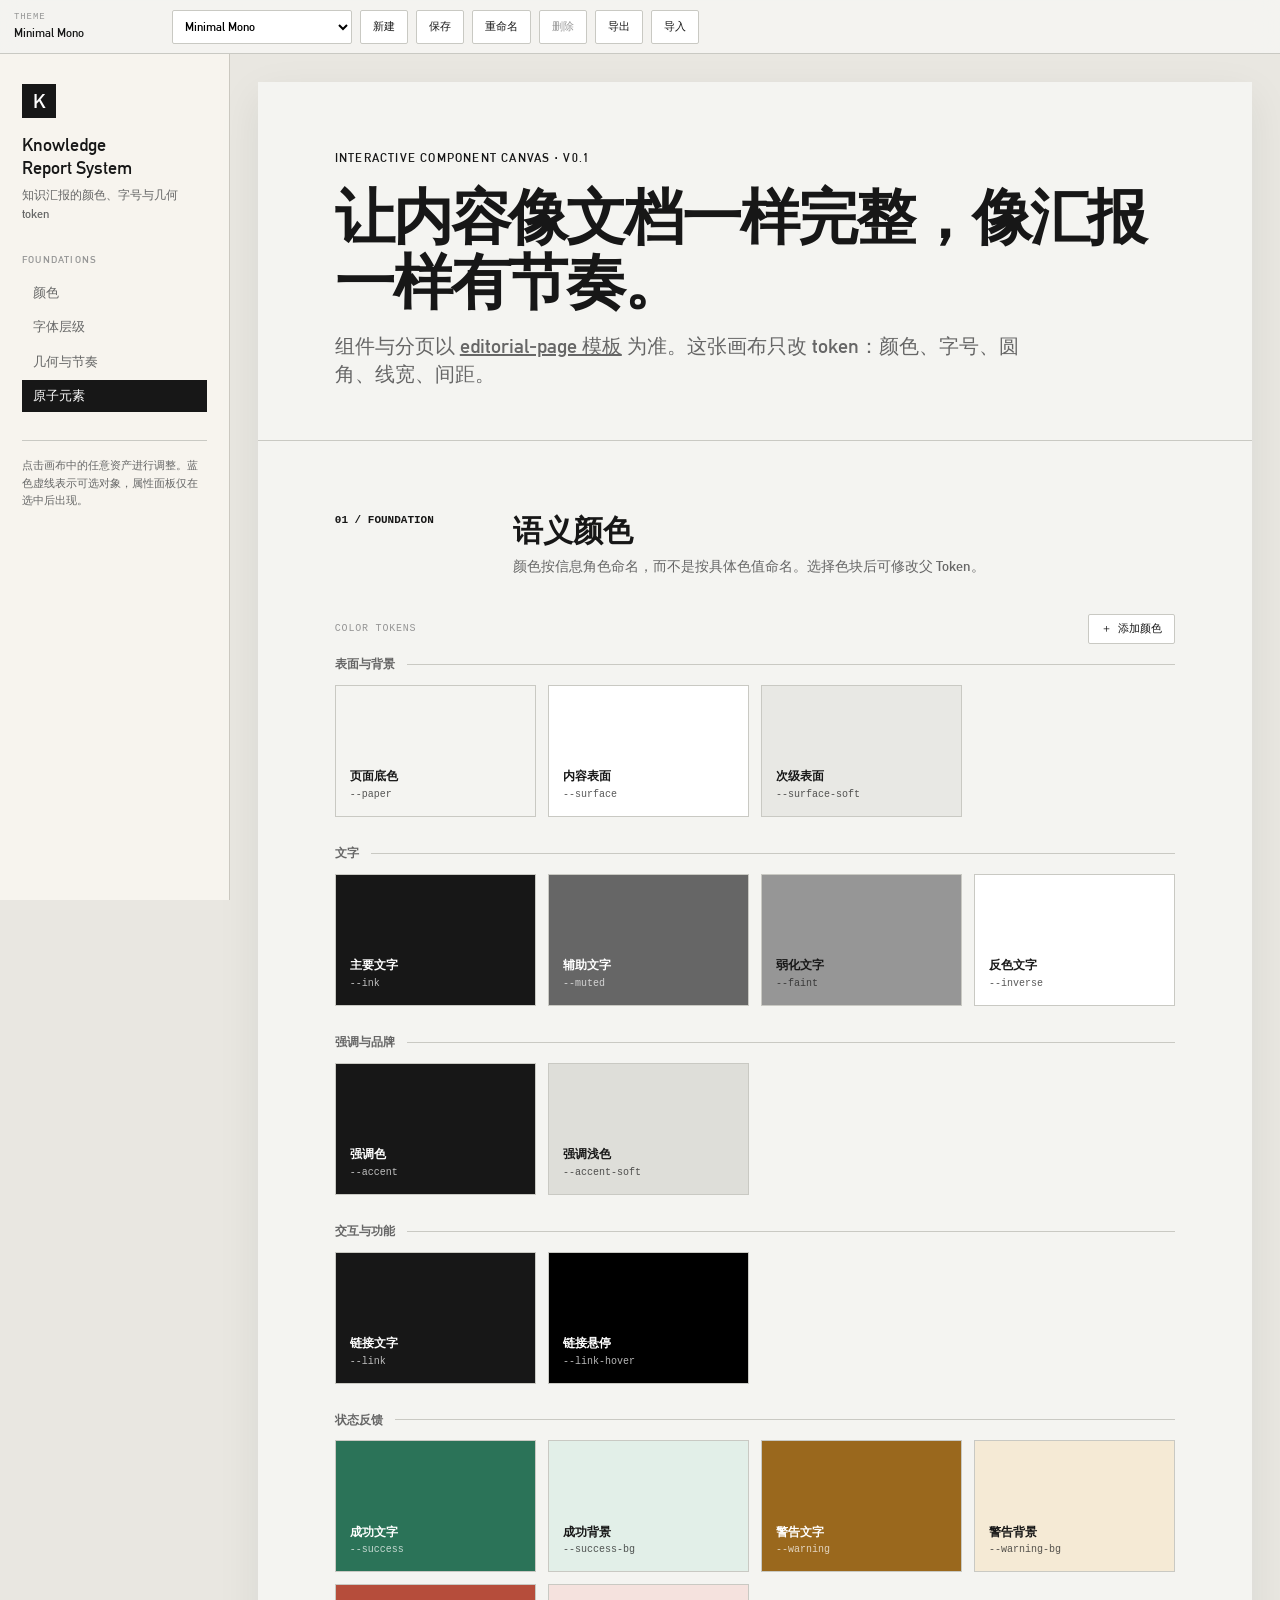
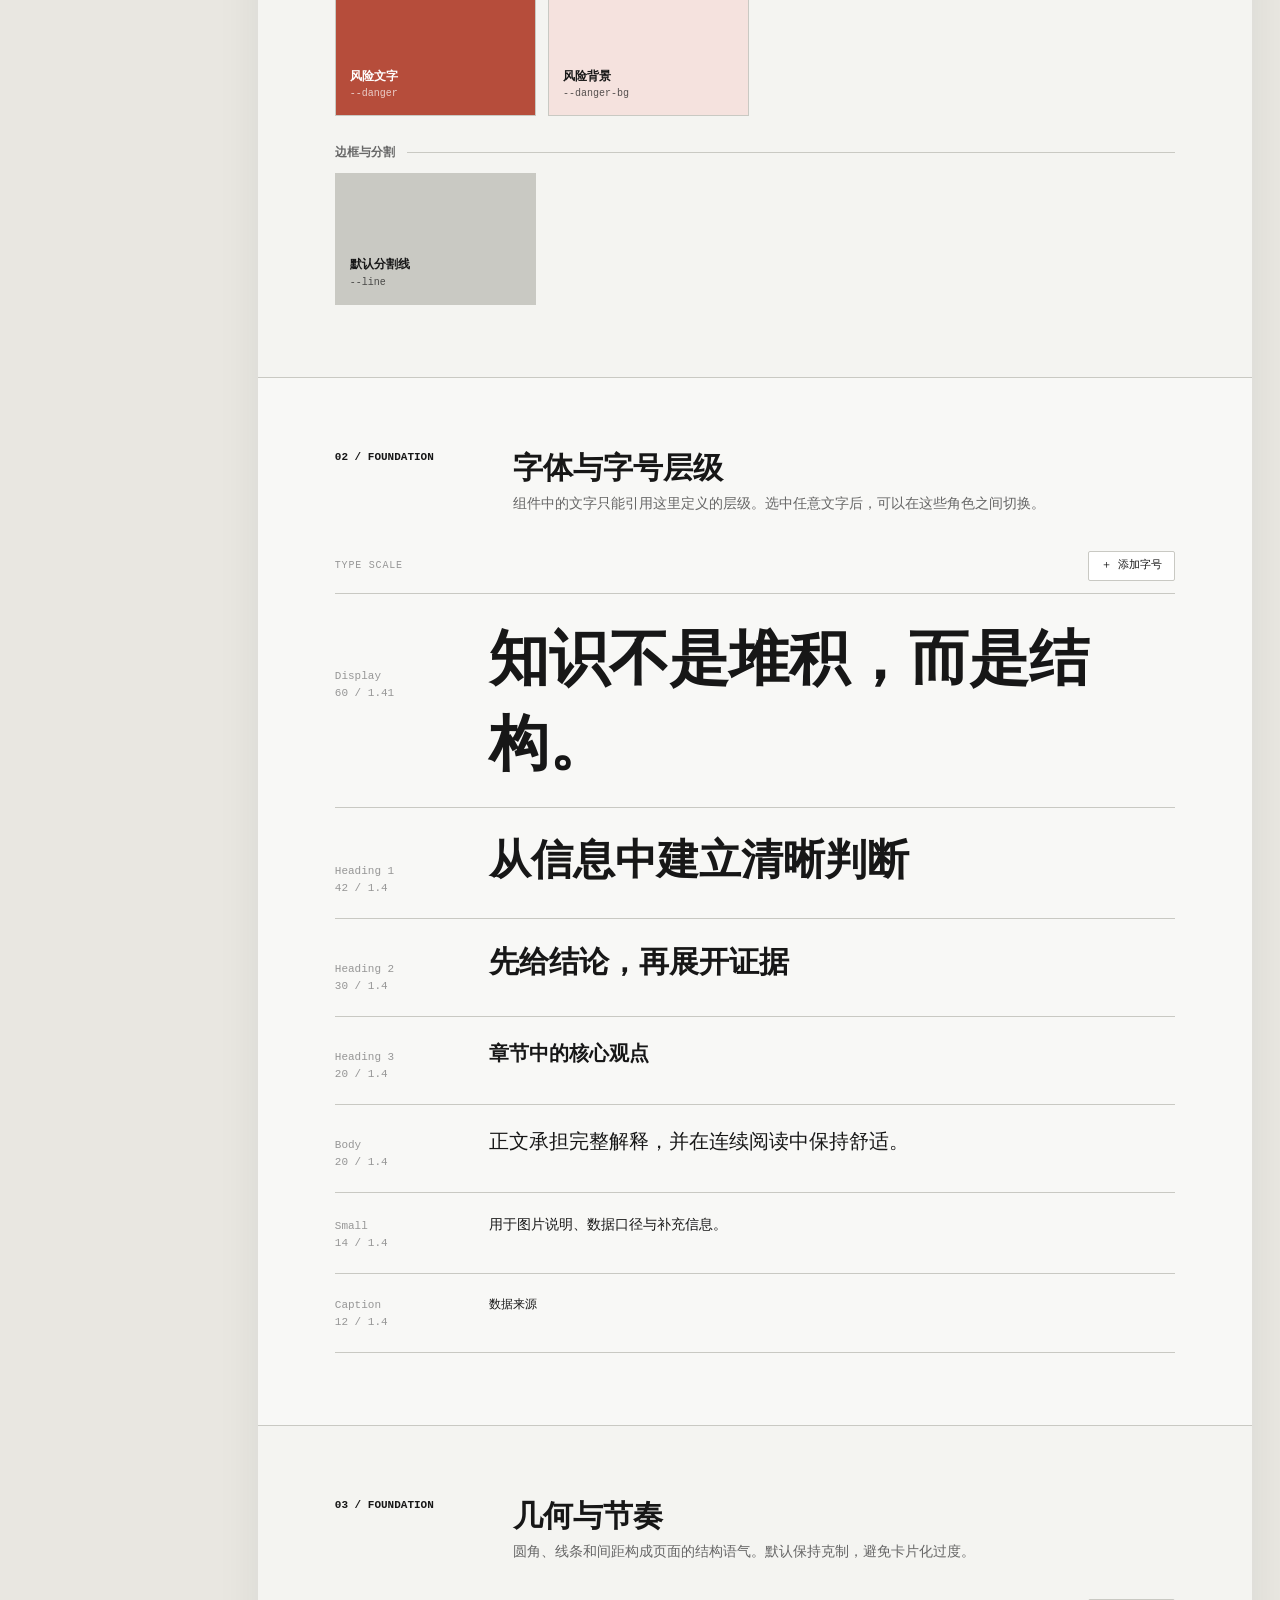
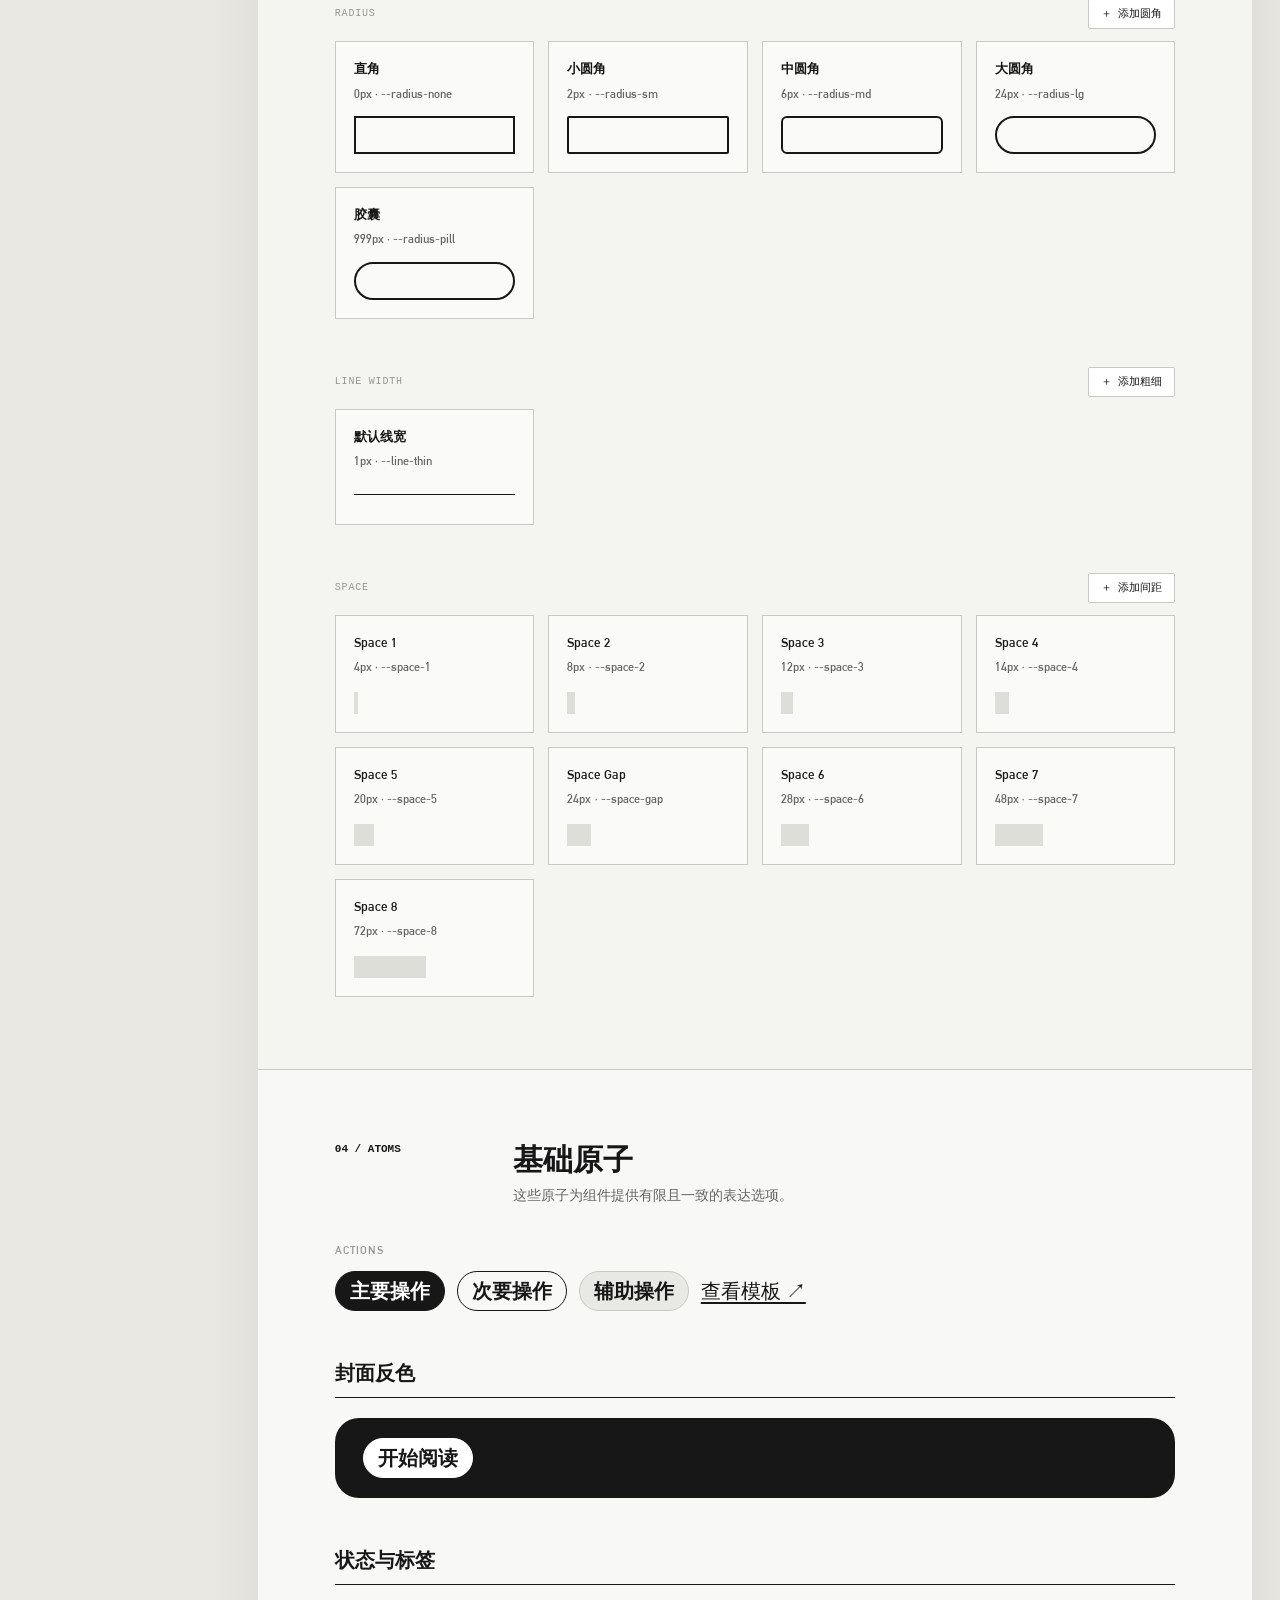
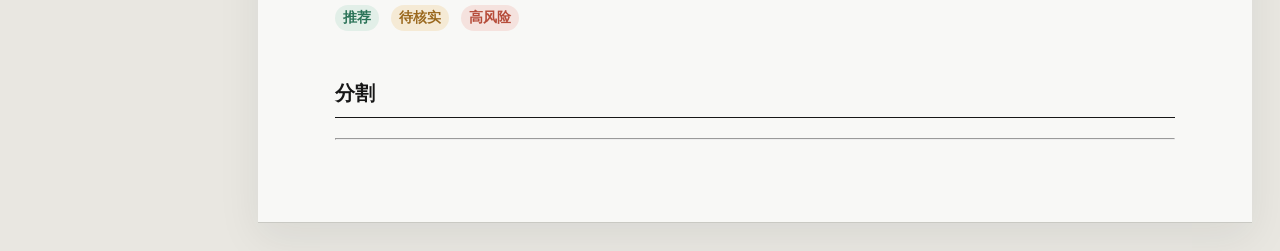
<file: design-system/index.html>
<!doctype html>
<html lang="zh-CN">
<head>
  <meta charset="utf-8">
  <meta name="viewport" content="width=device-width, initial-scale=1, viewport-fit=cover">
  <title>知识汇报 · HTML 设计系统画布</title>
  <link rel="stylesheet" href="../templates/shared/components.css">
  <link rel="stylesheet" href="assets/styles.css">
</head>
<body>
  <header class="theme-bar" aria-label="主题管理">
    <div class="theme-bar__label"><span>THEME</span><strong id="activeThemeName">Minimal Mono</strong></div>
    <select id="themeSelect" aria-label="切换主题"></select>
    <button type="button" id="newTheme">新建</button>
    <button type="button" id="saveTheme">保存</button>
    <button type="button" id="renameTheme">重命名</button>
    <button type="button" id="deleteTheme">删除</button>
    <button type="button" id="exportTheme">导出</button>
    <button type="button" id="importTheme">导入</button>
    <input id="themeFileInput" type="file" accept="application/json" hidden>
  </header>
  <div class="app-shell">
    <aside class="side-nav" aria-label="设计系统导航">
      <div class="brand">
        <div class="brand-mark">K</div>
        <h1>Knowledge<br>Report System</h1>
        <p>知识汇报的颜色、字号与几何 token</p>
      </div>
      <div class="nav-label">Foundations</div>
      <nav>
        <a href="#colors">颜色</a>
        <a href="#typography">字体层级</a>
        <a href="#geometry">几何与节奏</a>
        <a href="#atoms">原子元素</a>
      </nav>
      <p class="nav-help">点击画布中的任意资产进行调整。蓝色虚线表示可选对象，属性面板仅在选中后出现。</p>
    </aside>

    <main class="workspace" id="workspace">
      <article class="canvas">
        <header class="canvas-header">
          <div class="eyebrow">Interactive component canvas · v0.1</div>
          <h1>让内容像文档一样完整，像汇报一样有节奏。</h1>
          <p>组件与分页以 <a href="../templates/editorial-page/index.html">editorial-page 模板</a> 为准。这张画布只改 token：颜色、字号、圆角、线宽、间距。</p>
        </header>

        <section class="spec-section" id="colors">
          <header class="spec-heading">
            <span class="spec-index">01 / FOUNDATION</span>
            <div><h2>语义颜色</h2><p>颜色按信息角色命名，而不是按具体色值命名。选择色块后可修改父 Token。</p></div>
          </header>
          <div class="collection-head"><span>Color Tokens</span><button type="button" class="add-token" data-add-token="colors">＋ 添加颜色</button></div>
          <div class="color-groups" id="colorTokenGrid"></div>
        </section>

        <section class="spec-section" id="typography">
          <header class="spec-heading">
            <span class="spec-index">02 / FOUNDATION</span>
            <div><h2>字体与字号层级</h2><p>组件中的文字只能引用这里定义的层级。选中任意文字后，可以在这些角色之间切换。</p></div>
          </header>
          <div class="collection-head"><span>Type Scale</span><button type="button" class="add-token" data-add-token="typeScale">＋ 添加字号</button></div>
          <div class="type-scale" id="typeScaleList" data-editable data-kind="type-system" data-node-label="字体系统"></div>
        </section>

        <section class="spec-section" id="geometry">
          <header class="spec-heading">
            <span class="spec-index">03 / FOUNDATION</span>
            <div><h2>几何与节奏</h2><p>圆角、线条和间距构成页面的结构语气。默认保持克制，避免卡片化过度。</p></div>
          </header>
          <div class="token-collection">
            <div class="collection-head"><span>Radius</span><button type="button" class="add-token" data-add-token="radii">＋ 添加圆角</button></div>
            <div class="foundation-row" id="radiusTokenGrid"></div>
          </div>
          <div class="token-collection">
            <div class="collection-head"><span>Line Width</span><button type="button" class="add-token" data-add-token="lineWidths">＋ 添加粗细</button></div>
            <div class="foundation-row" id="lineTokenGrid"></div>
          </div>
          <div class="token-collection">
            <div class="collection-head"><span>Space</span><button type="button" class="add-token" data-add-token="spaces">＋ 添加间距</button></div>
            <div class="foundation-row" id="spaceTokenGrid"></div>
          </div>
        </section>

        <section class="spec-section" id="atoms">
          <header class="spec-heading">
            <span class="spec-index">04 / ATOMS</span>
            <div><h2>基础原子</h2><p>这些原子为组件提供有限且一致的表达选项。</p></div>
          </header>

          <p class="spec-caption">Actions</p>
          <div class="atom-row">
            <button class="button primary" data-editable data-kind="button-atom" data-node-label="主要按钮">主要操作</button>
            <button class="button" data-editable data-kind="button-atom" data-node-label="次要按钮">次要操作</button>
            <button class="button subtle" data-editable data-kind="button-atom" data-node-label="弱化按钮">辅助操作</button>
            <a class="text-link" href="../templates/editorial-page/index.html" data-editable data-kind="link-atom" data-node-label="文字链接">查看模板 ↗</a>
          </div>
          <h3 class="subheading">封面反色</h3>
          <div class="atom-row atom-row--on-dark">
            <a class="button inverse" href="../templates/editorial-page/index.html#cover" data-editable data-kind="button-atom" data-node-label="反色按钮">开始阅读</a>
          </div>

          <h3 class="subheading">状态与标签</h3>
          <div class="atom-row">
            <span class="badge success" data-editable data-kind="badge-atom" data-node-label="成功状态">推荐</span>
            <span class="badge warning" data-editable data-kind="badge-atom" data-node-label="注意状态">待核实</span>
            <span class="badge danger" data-editable data-kind="badge-atom" data-node-label="风险状态">高风险</span>
          </div>

          <h3 class="subheading">分割</h3>
          <hr class="divider" data-editable data-kind="divider-atom" data-node-label="分割线">
        </section>

      </article>
    </main>
  </div>

  <aside class="inspector" id="inspector" aria-hidden="true" aria-label="属性检查器">
    <header class="inspector-head">
      <div><span>INSPECTOR</span><h2 id="inspectorTitle">未选择</h2></div>
      <button class="icon-button" id="closeInspector" type="button" aria-label="关闭属性检查器">×</button>
    </header>
    <nav class="breadcrumbs" id="breadcrumbs" aria-label="元素层级"></nav>
    <div class="inspector-body" id="inspectorBody"></div>
    <footer class="inspector-actions">
      <button type="button" id="resetSelection">重置组件</button>
      <button class="copy" type="button" id="copyConfig">复制配置</button>
    </footer>
  </aside>
  <div class="toast" id="toast" role="status" aria-live="polite">已复制</div>
  <dialog class="token-dialog" id="tokenDialog">
    <form id="tokenForm">
      <header><div><span>TOKEN</span><h2 id="tokenDialogTitle">新增 Token</h2></div><button type="button" id="closeTokenDialog" aria-label="关闭">×</button></header>
      <label>名称<input id="tokenName" required maxlength="30"></label>
      <label id="tokenColorGroupRow">使用场景
        <select id="tokenColorGroup">
          <option value="surface">表面与背景</option>
          <option value="text">文字</option>
          <option value="accent">强调与品牌</option>
          <option value="action">交互与功能</option>
          <option value="status">状态反馈</option>
          <option value="border">边框与分割</option>
        </select>
      </label>
      <label>数值<input id="tokenValue" required></label>
      <input id="tokenCategory" type="hidden">
      <input id="tokenEditingId" type="hidden">
      <footer><button type="button" id="cancelTokenDialog">取消</button><button class="primary" type="submit" id="confirmToken">保存</button></footer>
    </form>
  </dialog>
  <script src="../templates/shared/design-data.js"></script>
  <script src="assets/playground.js"></script>
</body>
</html>
</file>
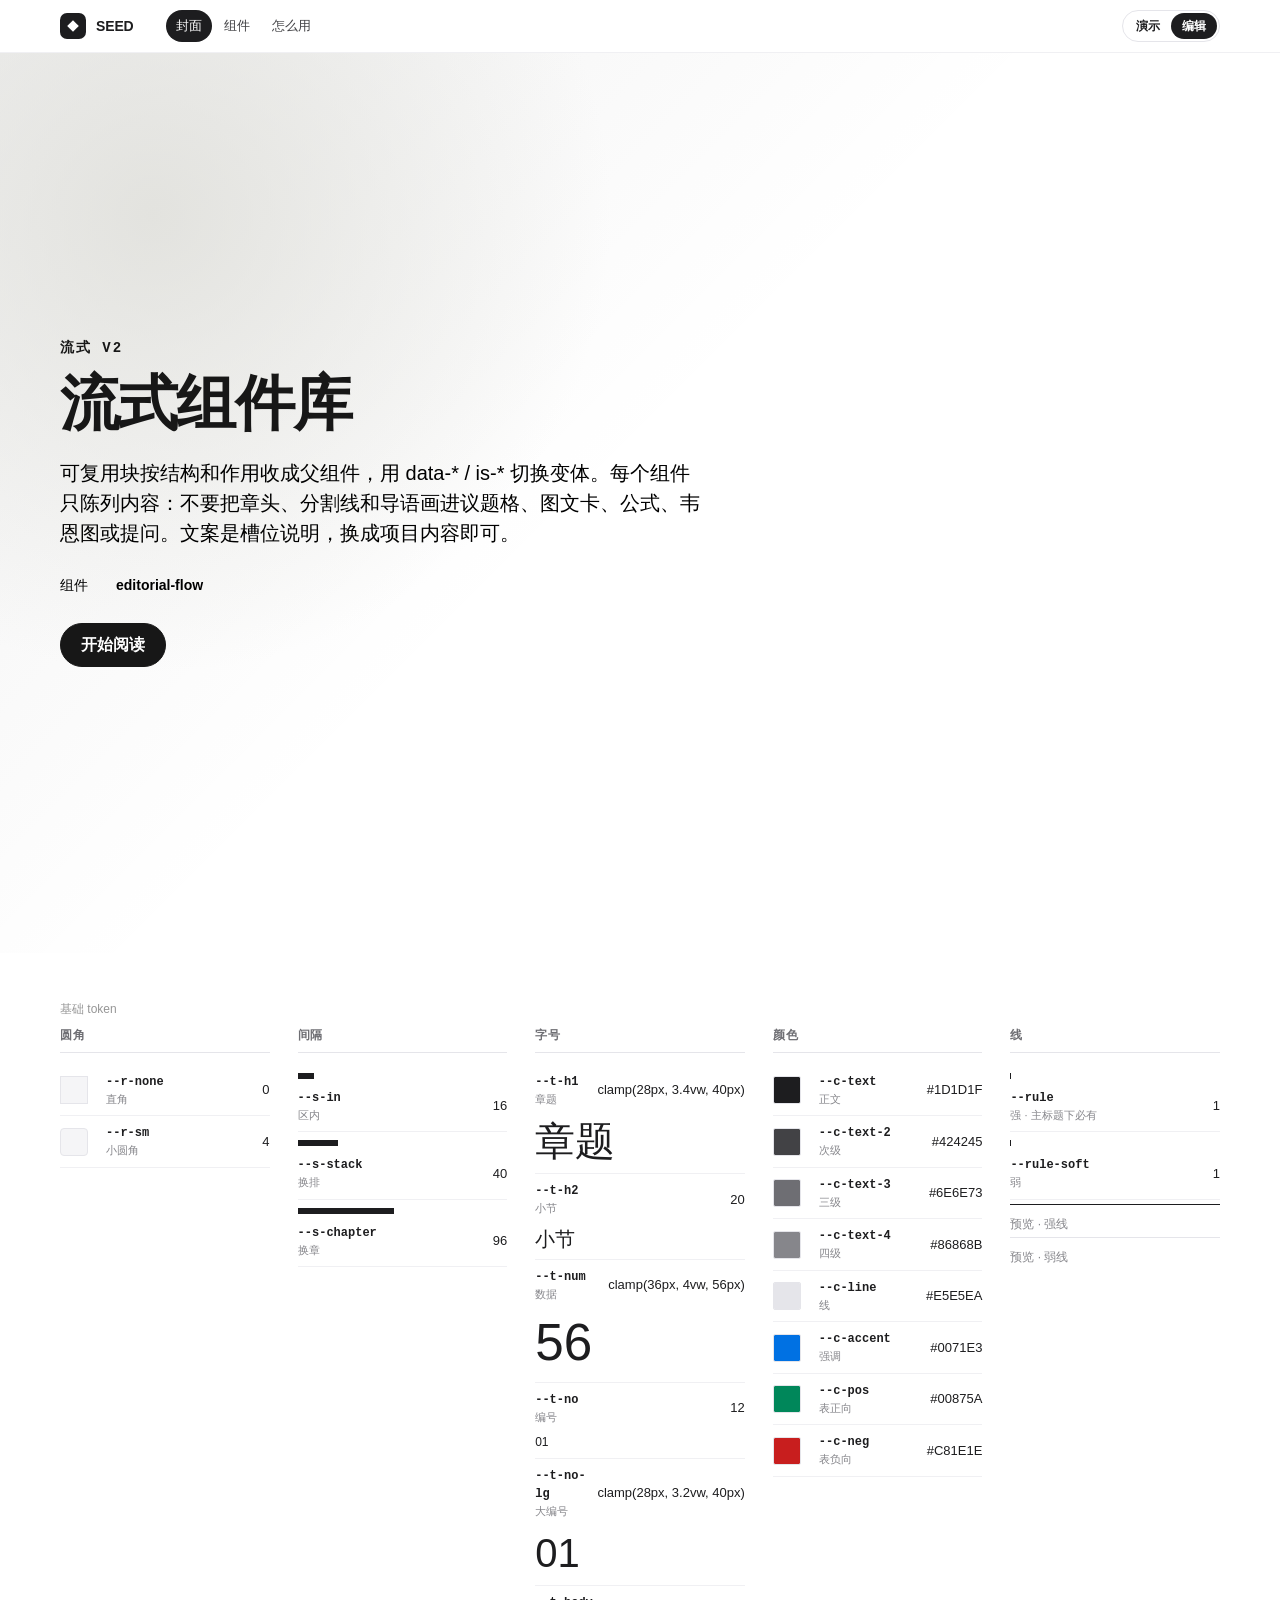
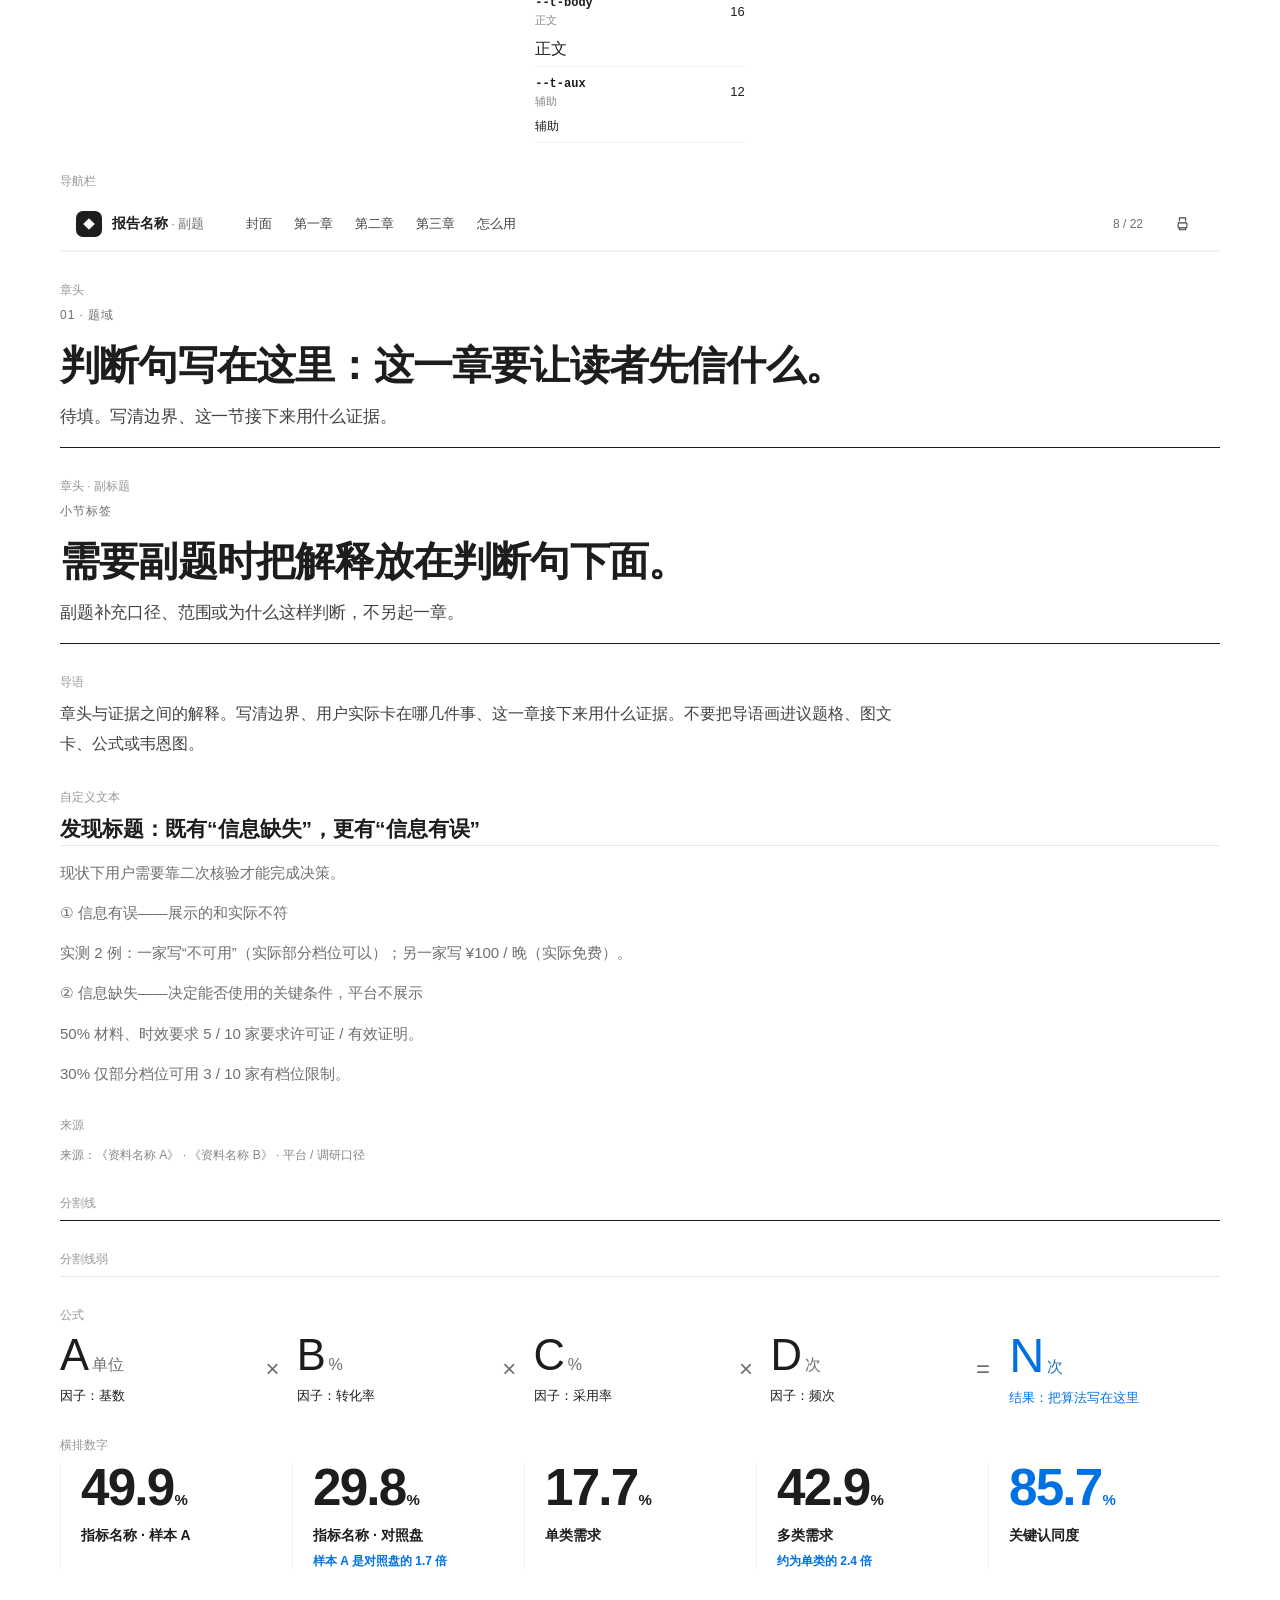
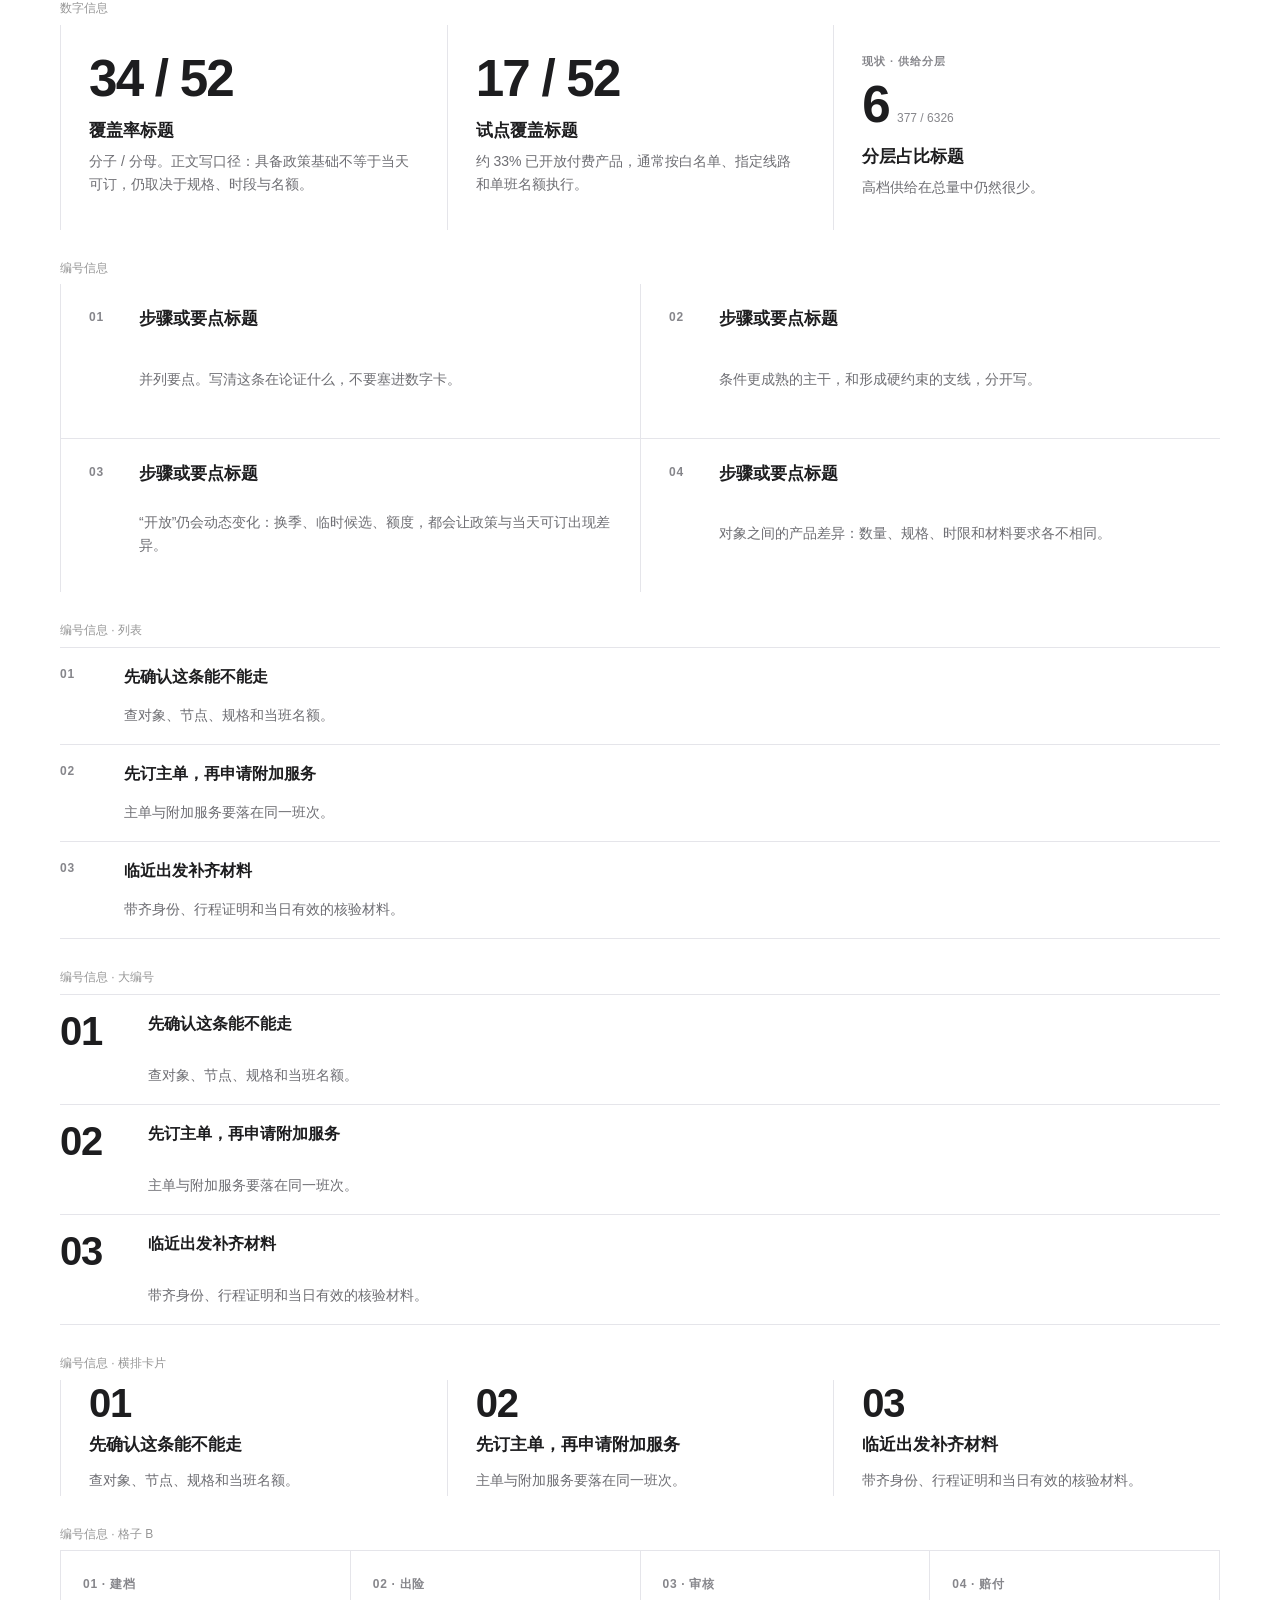
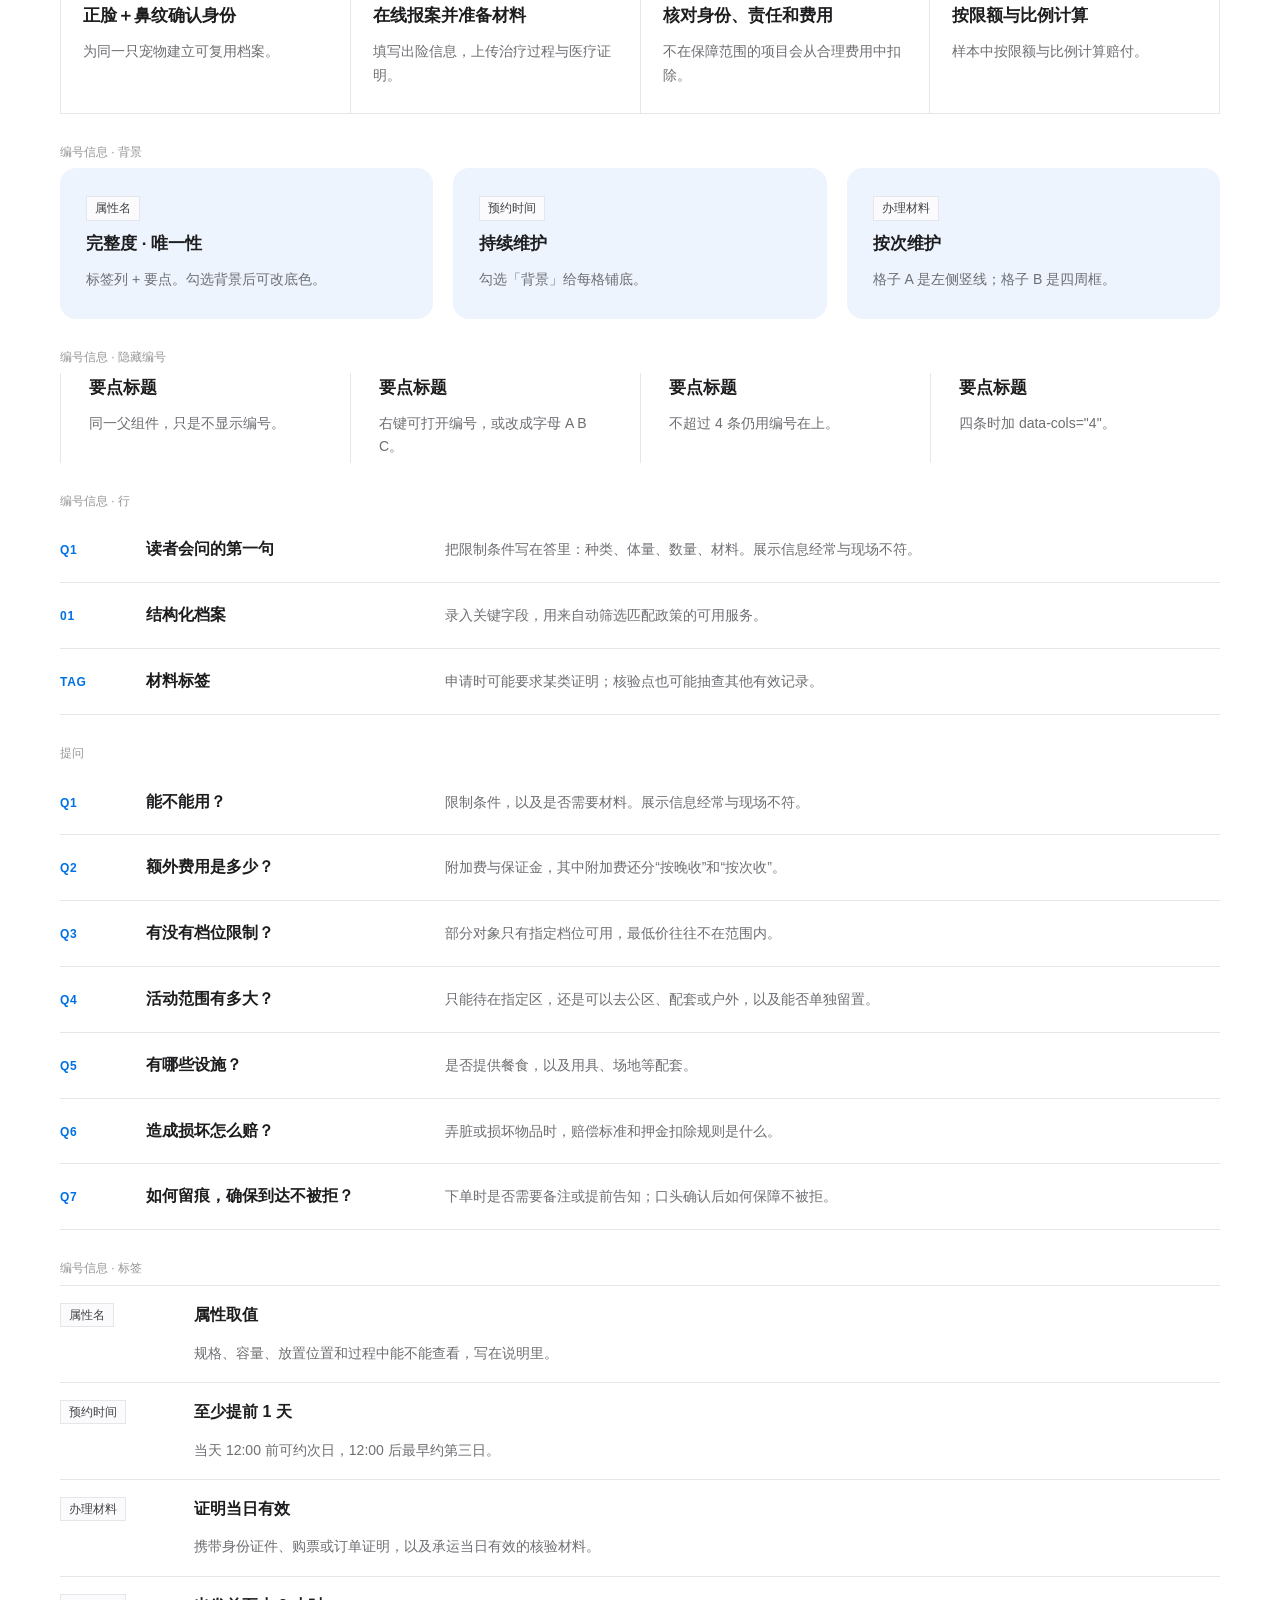
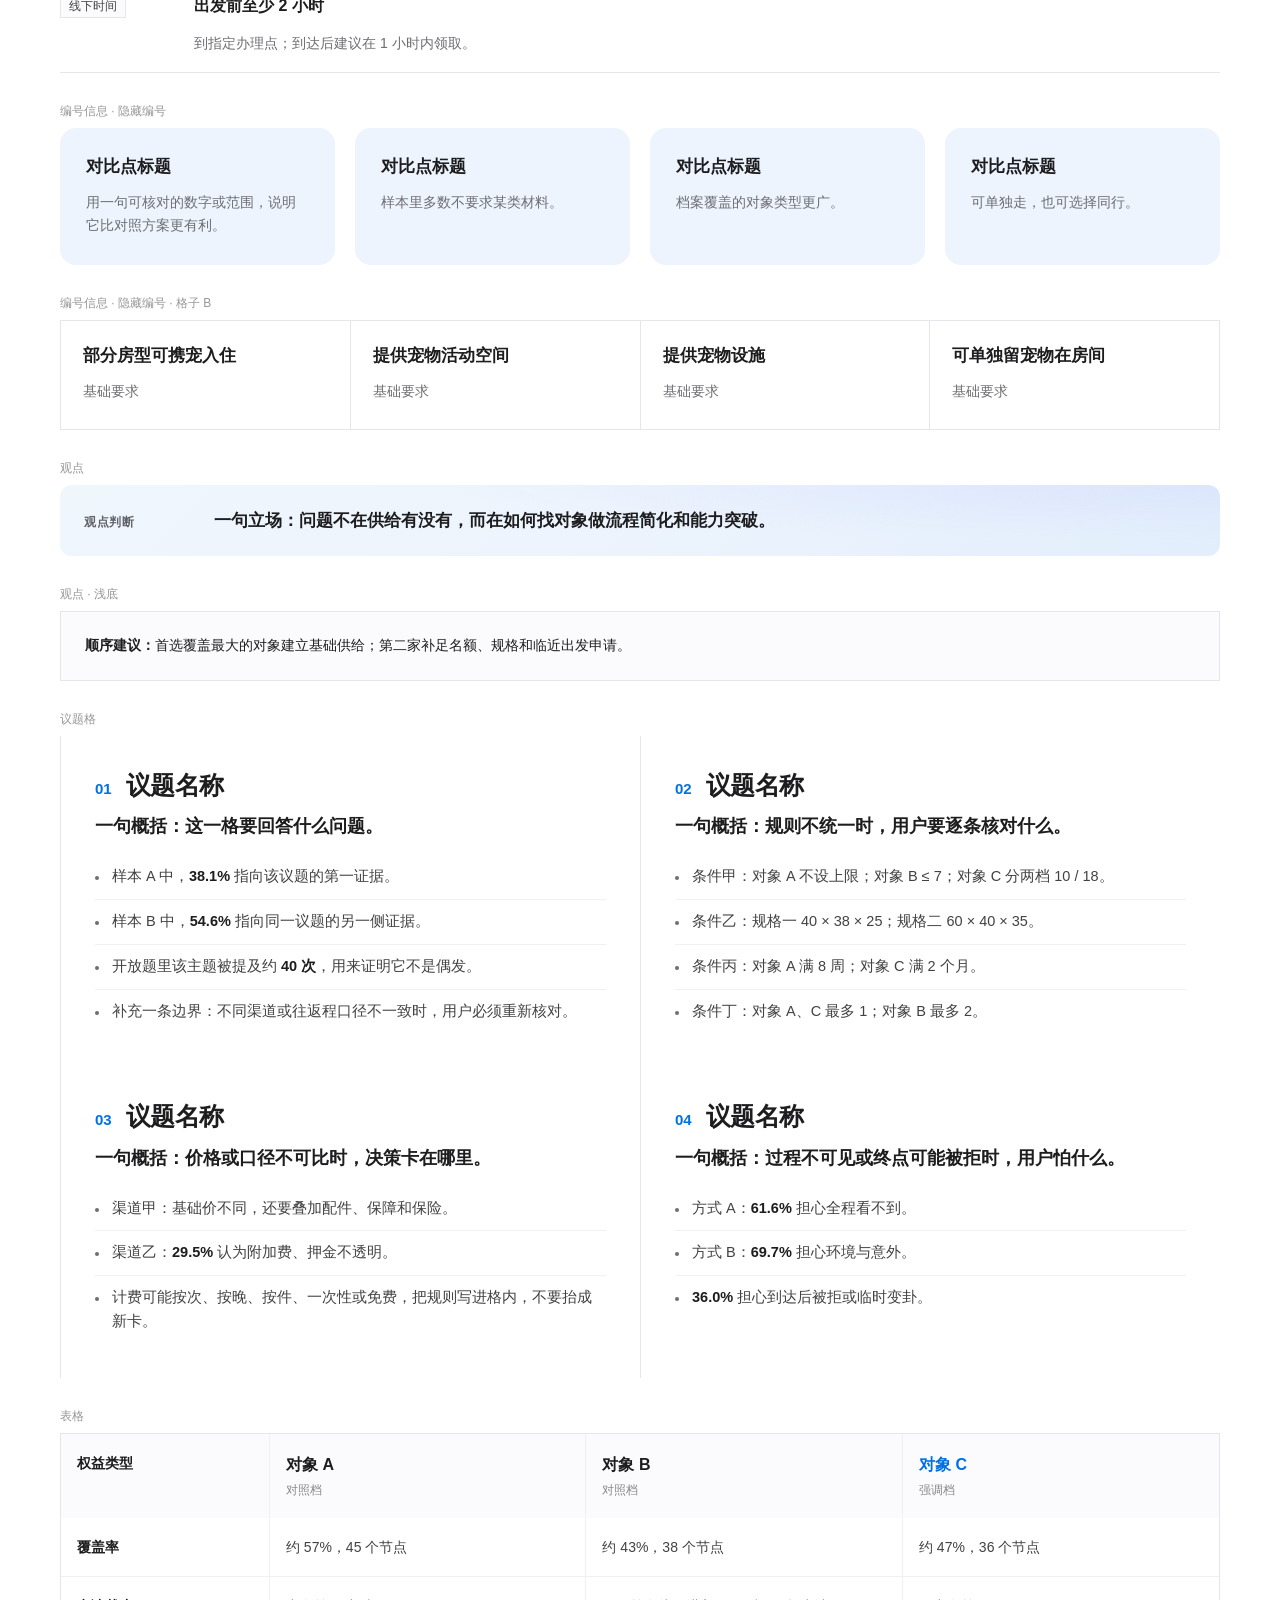
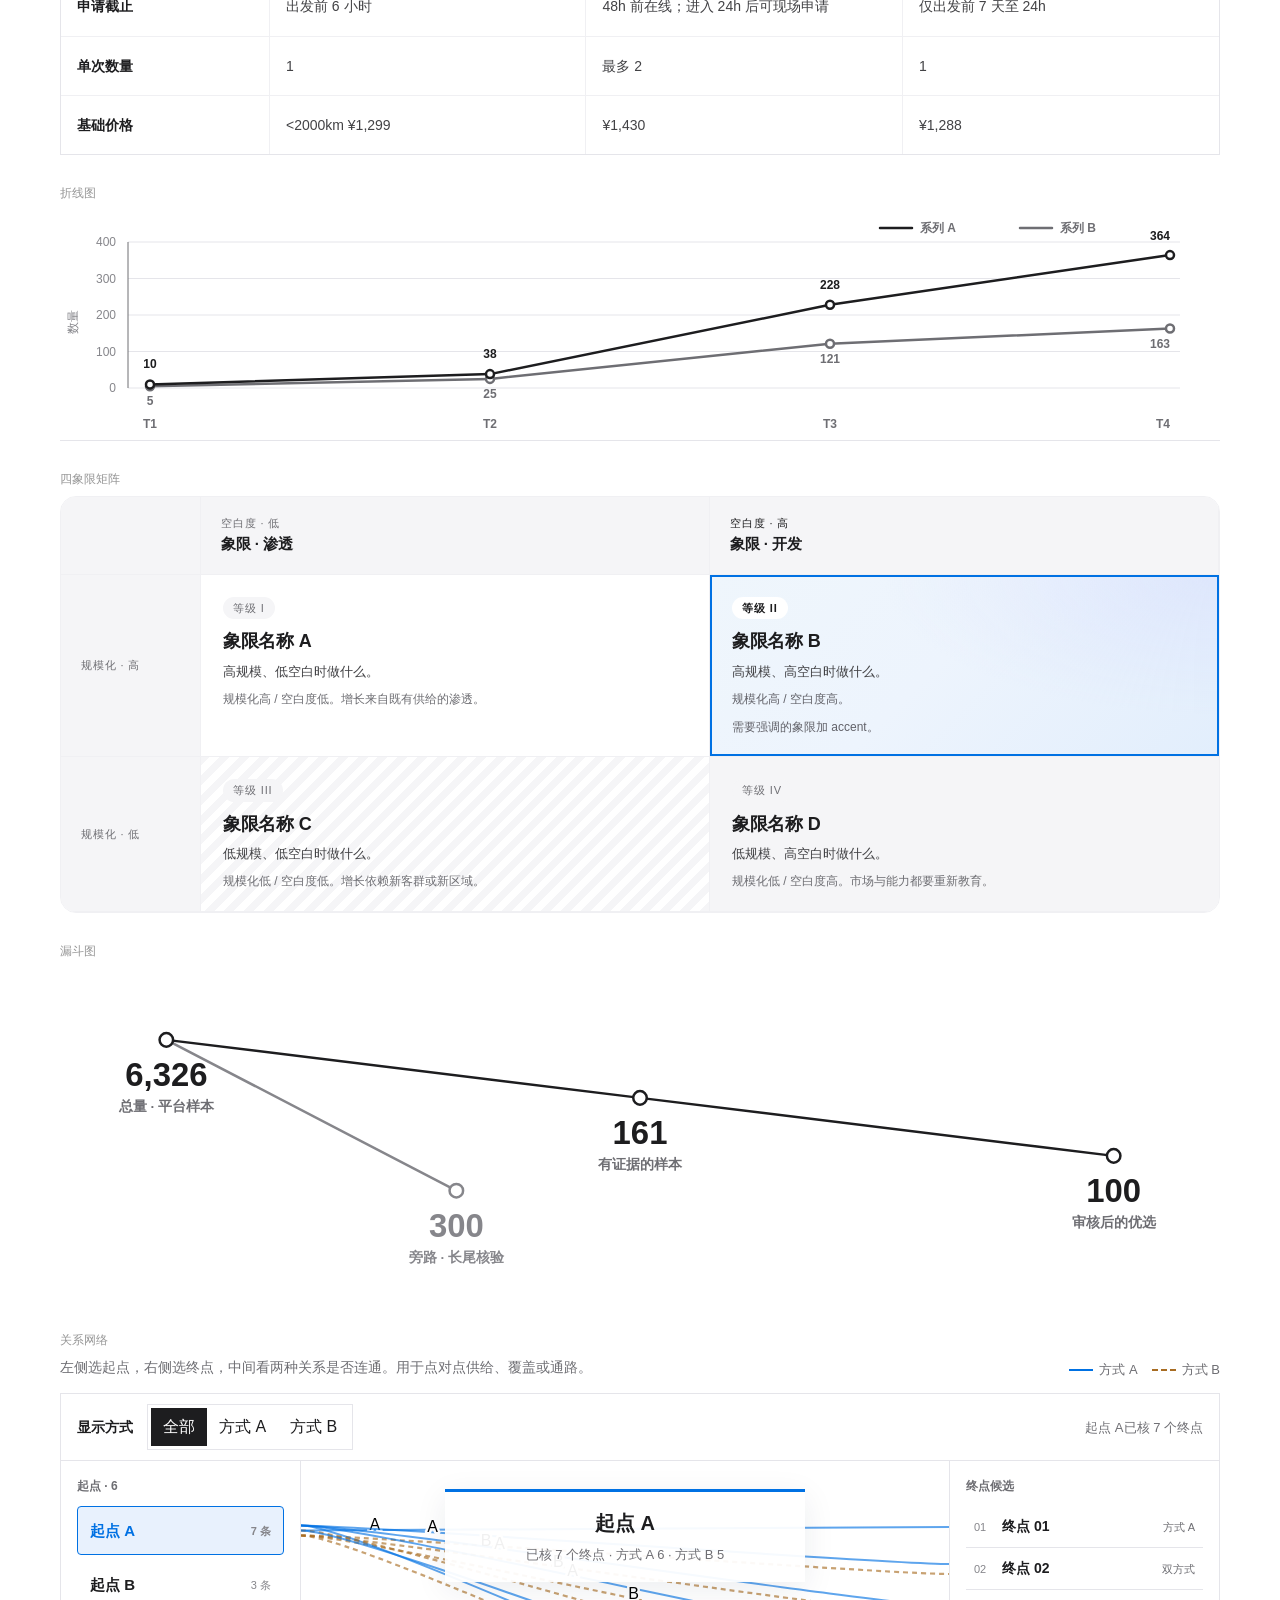
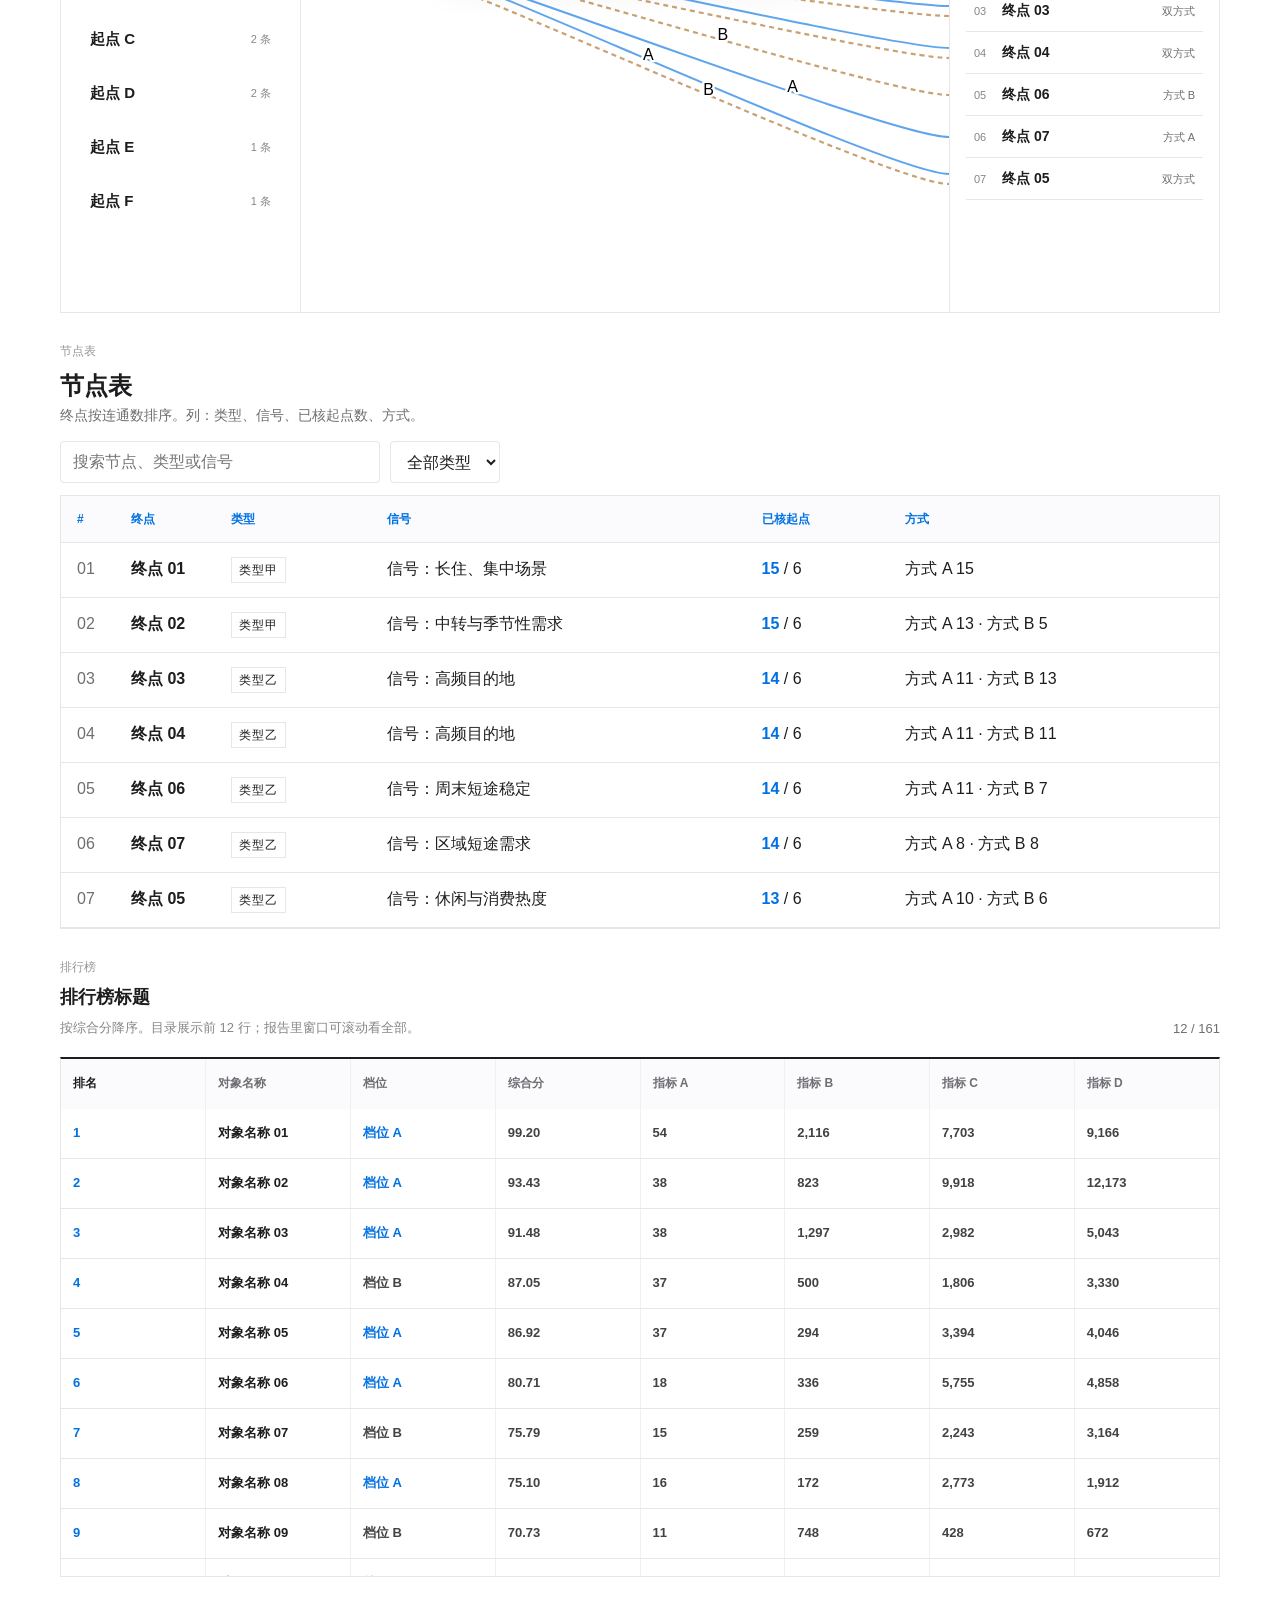
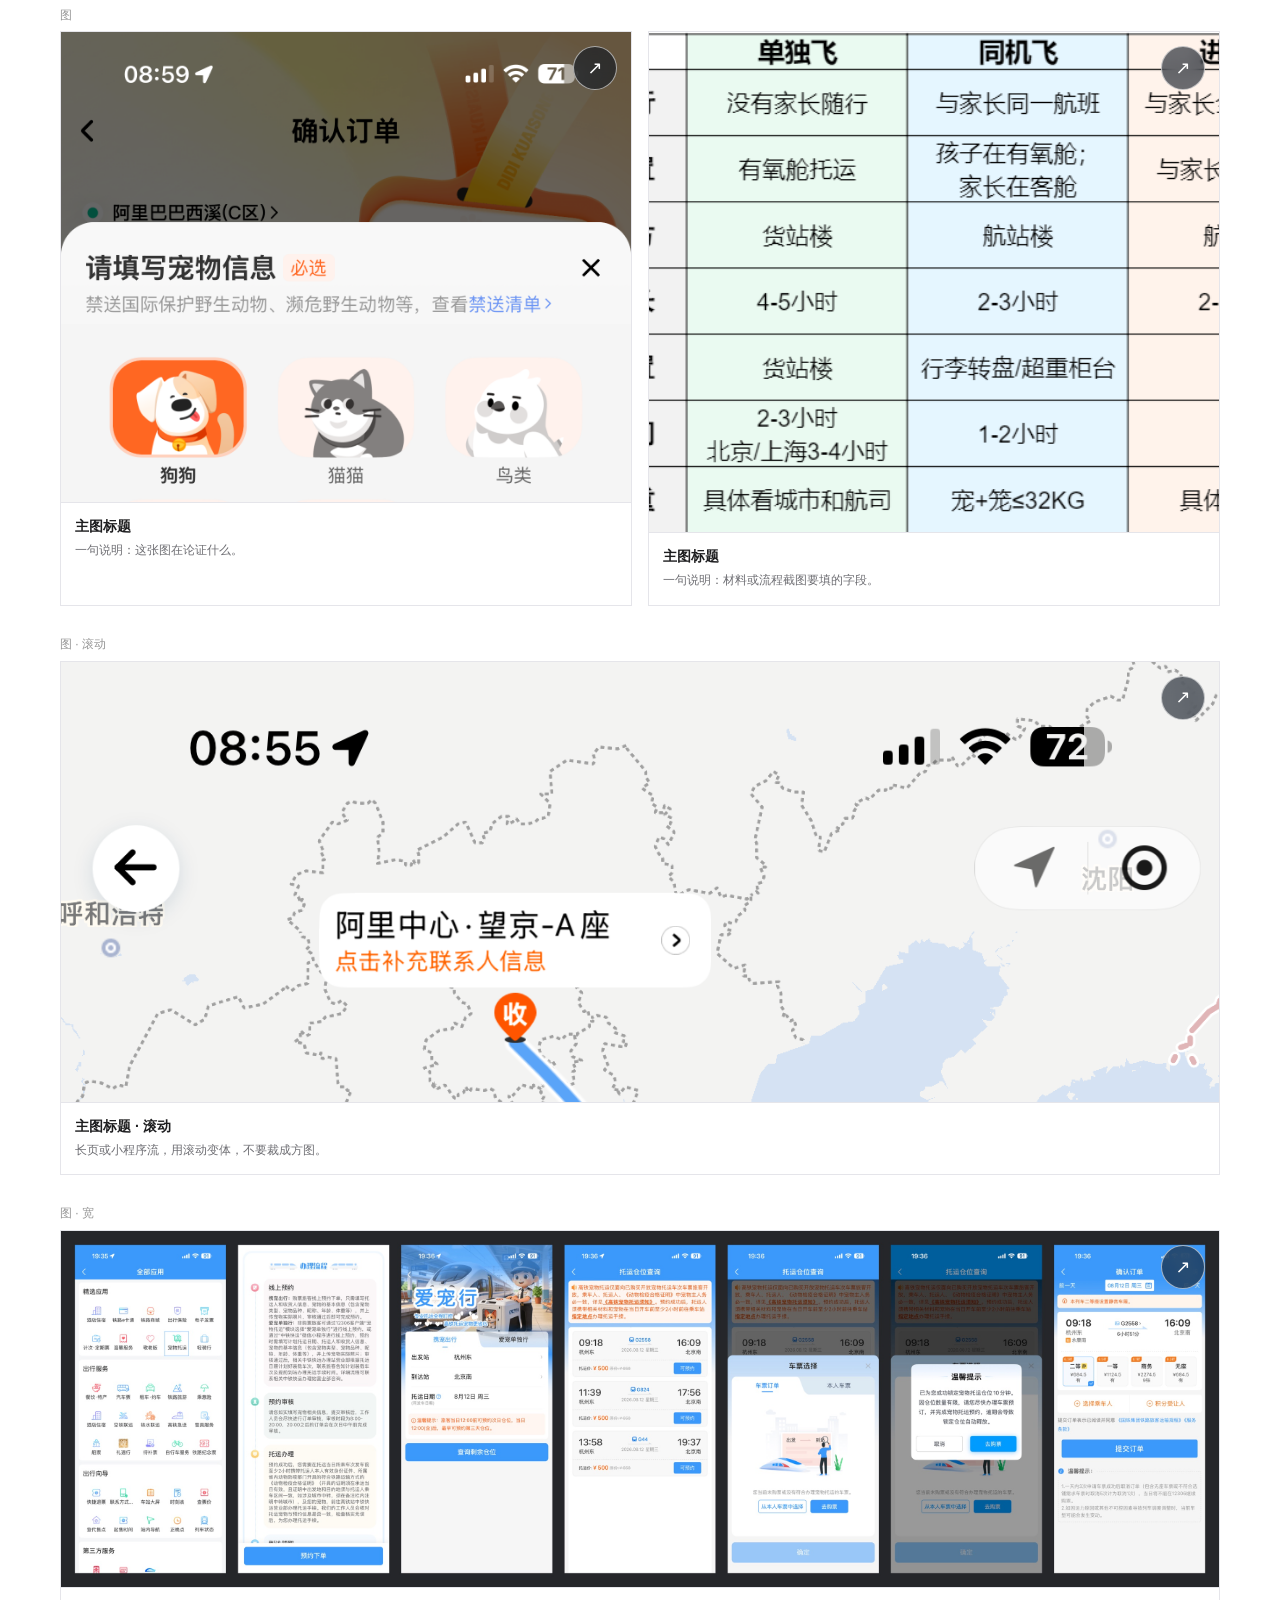
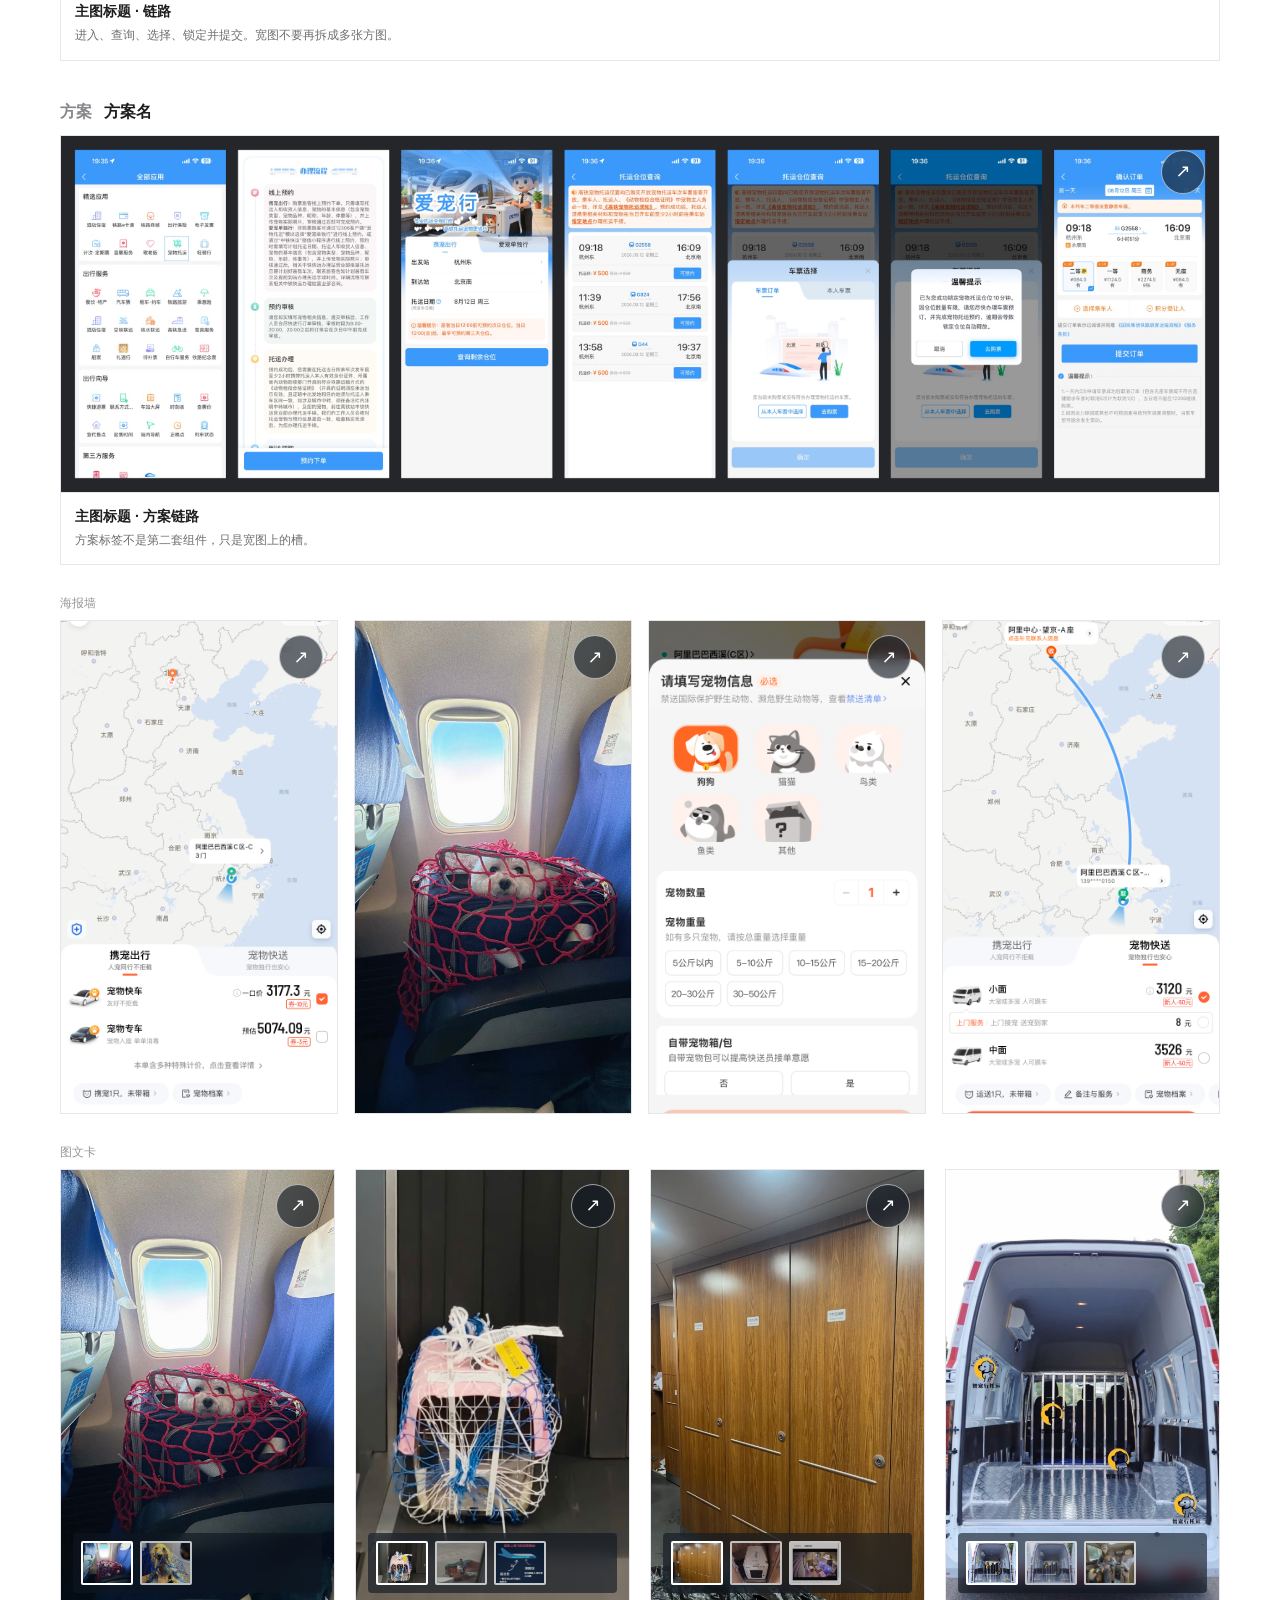
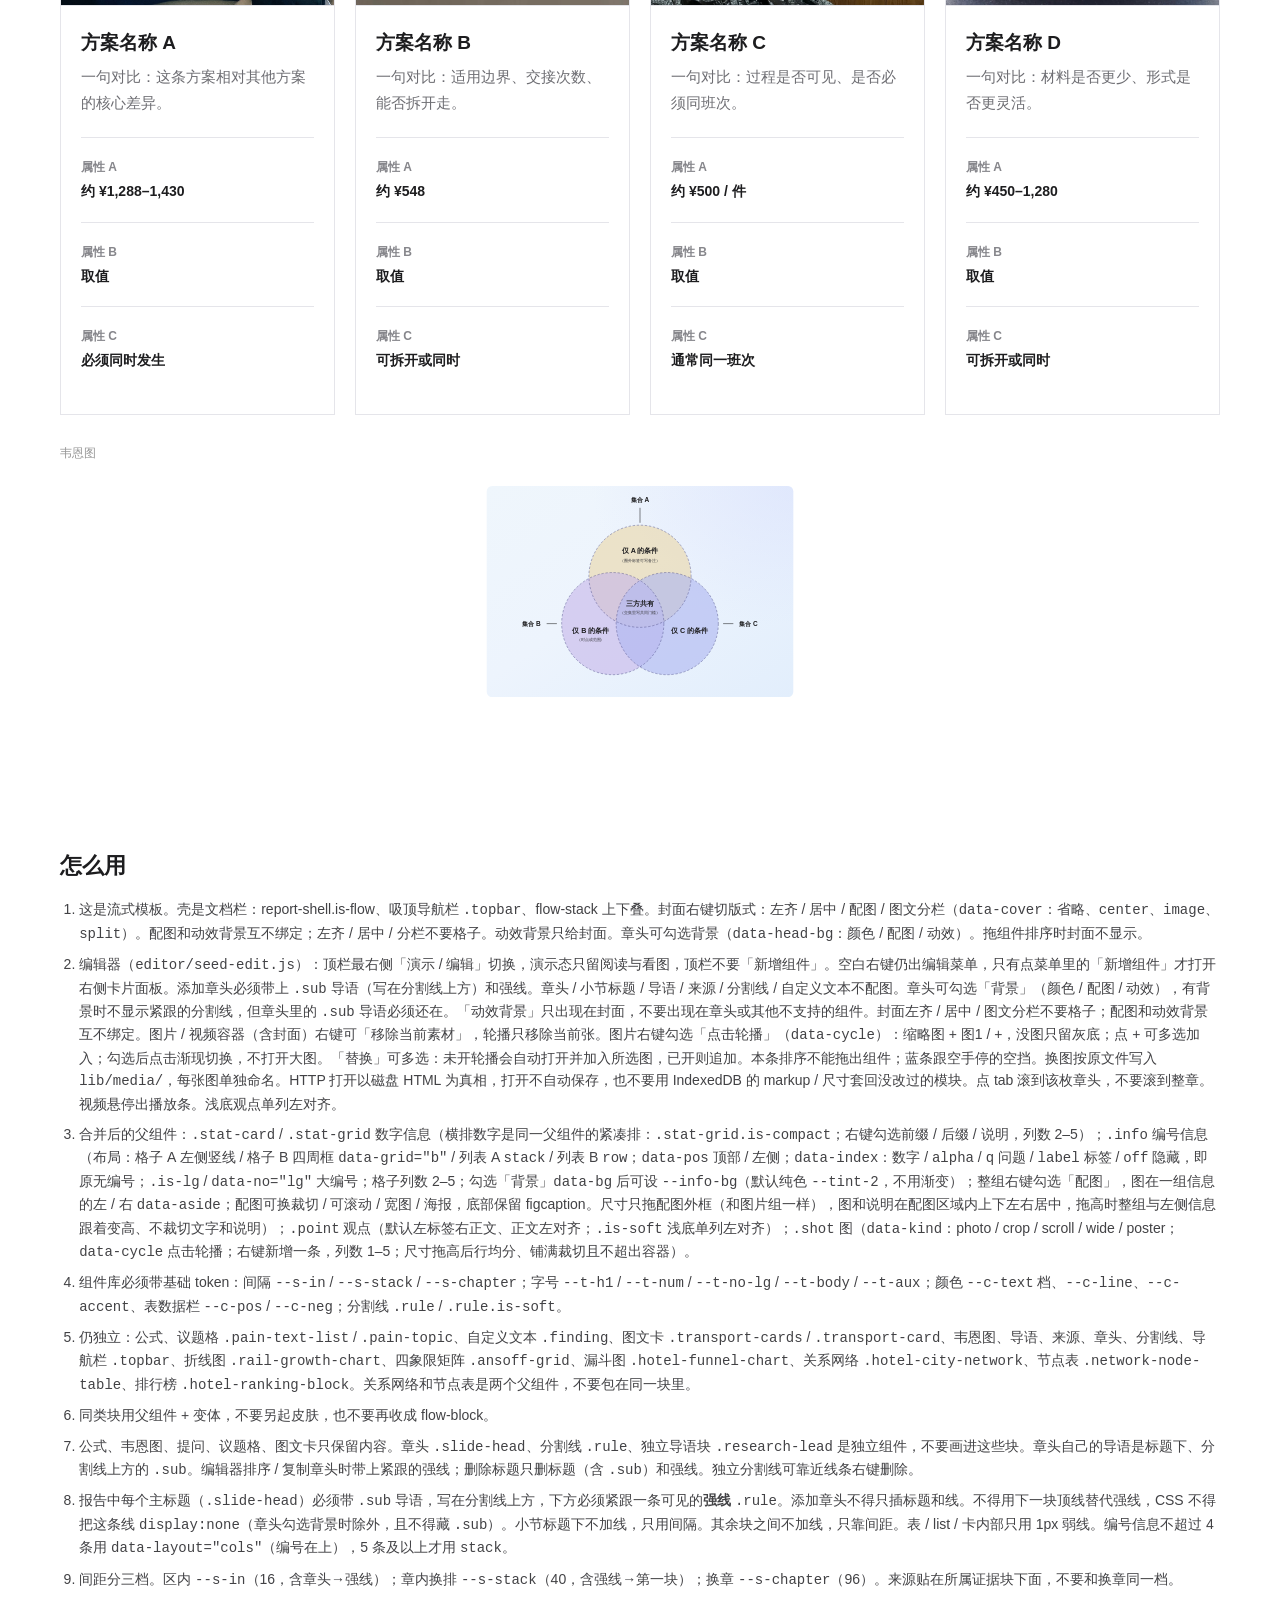
<file: templates/editorial-flow/index.html>
<!doctype html>
<html lang="zh-CN">
<head>
  <meta charset="utf-8">
  <meta name="viewport" content="width=device-width, initial-scale=1, viewport-fit=cover">
  <title>知识汇报模板 · 流式 v2</title>
  <link rel="stylesheet" href="design-system/components.css">
  <link rel="stylesheet" href="assets/template.css?v=9">
  <link rel="stylesheet" href="assets/flow.css?v=7">
  <link rel="stylesheet" href="assets/source.css?v=21">
  <link rel="stylesheet" href="assets/lib.css?v=54">
  <link rel="stylesheet" href="assets/v2.css?v=15">
</head>
<body>
  <div class="theme-control" id="themeControl" aria-label="主题控制">
    <div class="theme-control__label">
      <span>THEME</span>
      <strong data-theme-name>Editorial 默认</strong>
    </div>
    <select data-theme-select aria-label="切换主题"></select>
    <button type="button" data-theme-import-trigger>导入主题</button>
    <button type="button" data-theme-export>导出主题</button>
    <input data-theme-import type="file" accept="application/json,.json" hidden>
    <p class="theme-control__hint">点颜色色块用取色器，或右键改数值；会写入当前主题并立刻作用于整页。导入导出只在本目录页</p>
    <div class="theme-control__toast" data-theme-toast role="status" aria-live="polite"></div>
  </div>

  <div class="report-shell is-flow" data-catalog>
    <header class="topbar" data-component-id="navigation" aria-label="文档章节">
      <div class="topbar-inner">
        <div class="brand">
          <span class="brand-mark" aria-hidden="true">
            <svg width="14" height="14" viewBox="0 0 14 14" fill="none"><path d="M7 1.2 12.8 7 7 12.8 1.2 7Z" fill="currentColor"/></svg>
          </span>
          <span class="brand-text">SEED</span>
        </div>
        <nav class="toc" aria-label="章节目录">
          <a href="#cover" class="is-active">封面</a>
          <a href="#lib">组件</a>
          <a href="#notes">怎么用</a>
        </nav>
      </div>
    </header>

    <div class="report-stage" data-report-stage>
      <div class="report-slides" data-report-slides>
        <section class="report-slide is-chapter-cover is-active" data-chapter="cover" data-slide="00" id="cover">
          <header class="chapter-cover">
            <div class="chapter-cover__media"><img src="assets/demo/pet-travel.png" alt=""></div>
            <div class="chapter-cover__copy">
            <span class="chapter-cover__kicker">流式 v2</span>
            <h2 class="chapter-cover__title">流式组件库</h2>
            <p class="chapter-cover__lead">可复用块按结构和作用收成父组件，用 data-* / is-* 切换变体。每个组件只陈列内容：不要把章头、分割线和导语画进议题格、图文卡、公式、韦恩图或提问。文案是槽位说明，换成项目内容即可。</p>
            <p class="chapter-cover__byline"><span class="chapter-cover__scope">组件</span><span class="chapter-cover__kind">editorial-flow</span></p>
            <div class="chapter-cover__actions"><a class="button primary" href="#lib">开始阅读</a></div>
            </div>
          </header>
        </section>
        <section class="report-section report-slide" data-chapter="lib" data-slide="01" id="lib">
          <div class="flow-stack"><div class="flow-lab" data-lab="基础 token"><div class="token-board"><div class="token-board__col"><h3>圆角</h3><article class="token" data-css-var="--r-none" data-token-kind="radius"><span class="token-swatch token-swatch--radius" style="border-radius:0px"></span><div class="token-meta"><b>--r-none</b><span>直角</span></div><span class="token-value">0</span></article><article class="token" data-css-var="--r-sm" data-token-kind="radius"><span class="token-swatch token-swatch--radius" style="border-radius:4px"></span><div class="token-meta"><b>--r-sm</b><span>小圆角</span></div><span class="token-value">4</span></article></div><div class="token-board__col"><h3>间隔</h3><article class="token" data-css-var="--s-in" data-token-kind="size"><span class="token-swatch" style="width:16px"></span><div class="token-meta"><b>--s-in</b><span>区内</span></div><span class="token-value">16</span></article><article class="token" data-css-var="--s-stack" data-token-kind="size"><span class="token-swatch" style="width:40px"></span><div class="token-meta"><b>--s-stack</b><span>换排</span></div><span class="token-value">40</span></article><article class="token" data-css-var="--s-chapter" data-token-kind="size"><span class="token-swatch" style="width:96px"></span><div class="token-meta"><b>--s-chapter</b><span>换章</span></div><span class="token-value">96</span></article></div><div class="token-board__col"><h3>字号</h3><article class="token" data-css-var="--t-h1" data-token-kind="type"><div class="token-meta"><b>--t-h1</b><span>章题</span></div><span class="token-value">clamp(28px, 3.4vw, 40px)</span><span class="token-sample" style="font-size:clamp(28px, 3.4vw, 40px)">章题</span></article><article class="token" data-css-var="--t-h2" data-token-kind="type"><div class="token-meta"><b>--t-h2</b><span>小节</span></div><span class="token-value">20</span><span class="token-sample" style="font-size:20px">小节</span></article><article class="token" data-css-var="--t-num" data-token-kind="type"><div class="token-meta"><b>--t-num</b><span>数据</span></div><span class="token-value">clamp(36px, 4vw, 56px)</span><span class="token-sample" style="font-size:clamp(36px, 4vw, 56px)">56</span></article><article class="token" data-css-var="--t-no" data-token-kind="type"><div class="token-meta"><b>--t-no</b><span>编号</span></div><span class="token-value">12</span><span class="token-sample" style="font-size:12px">01</span></article><article class="token" data-css-var="--t-no-lg" data-token-kind="type"><div class="token-meta"><b>--t-no-lg</b><span>大编号</span></div><span class="token-value">clamp(28px, 3.2vw, 40px)</span><span class="token-sample" style="font-size:clamp(28px, 3.2vw, 40px)">01</span></article><article class="token" data-css-var="--t-body" data-token-kind="type"><div class="token-meta"><b>--t-body</b><span>正文</span></div><span class="token-value">16</span><span class="token-sample" style="font-size:16px">正文</span></article><article class="token" data-css-var="--t-aux" data-token-kind="type"><div class="token-meta"><b>--t-aux</b><span>辅助</span></div><span class="token-value">12</span><span class="token-sample" style="font-size:12px">辅助</span></article></div><div class="token-board__col"><h3>颜色</h3><article class="token" data-css-var="--c-text" data-token-kind="color"><input type="color" class="token-swatch token-color" value="#1d1d1f" aria-label="--c-text"><div class="token-meta"><b>--c-text</b><span>正文</span></div><span class="token-value">#1D1D1F</span></article><article class="token" data-css-var="--c-text-2" data-token-kind="color"><input type="color" class="token-swatch token-color" value="#424245" aria-label="--c-text-2"><div class="token-meta"><b>--c-text-2</b><span>次级</span></div><span class="token-value">#424245</span></article><article class="token" data-css-var="--c-text-3" data-token-kind="color"><input type="color" class="token-swatch token-color" value="#6e6e73" aria-label="--c-text-3"><div class="token-meta"><b>--c-text-3</b><span>三级</span></div><span class="token-value">#6E6E73</span></article><article class="token" data-css-var="--c-text-4" data-token-kind="color"><input type="color" class="token-swatch token-color" value="#86868b" aria-label="--c-text-4"><div class="token-meta"><b>--c-text-4</b><span>四级</span></div><span class="token-value">#86868B</span></article><article class="token" data-css-var="--c-line" data-token-kind="color"><input type="color" class="token-swatch token-color" value="#e5e5ea" aria-label="--c-line"><div class="token-meta"><b>--c-line</b><span>线</span></div><span class="token-value">#E5E5EA</span></article><article class="token" data-css-var="--c-accent" data-token-kind="color"><input type="color" class="token-swatch token-color" value="#0071e3" aria-label="--c-accent"><div class="token-meta"><b>--c-accent</b><span>强调</span></div><span class="token-value">#0071E3</span></article><article class="token" data-css-var="--c-pos" data-token-kind="color"><input type="color" class="token-swatch token-color" value="#00875a" aria-label="--c-pos"><div class="token-meta"><b>--c-pos</b><span>表正向</span></div><span class="token-value">#00875A</span></article><article class="token" data-css-var="--c-neg" data-token-kind="color"><input type="color" class="token-swatch token-color" value="#c81e1e" aria-label="--c-neg"><div class="token-meta"><b>--c-neg</b><span>表负向</span></div><span class="token-value">#C81E1E</span></article></div><div class="token-board__col"><h3>线</h3><article class="token" data-css-var="--rule" data-token-kind="size"><span class="token-swatch" style="width:1px"></span><div class="token-meta"><b>--rule</b><span>强 · 主标题下必有</span></div><span class="token-value">1</span></article><article class="token" data-css-var="--rule-soft" data-token-kind="size"><span class="token-swatch" style="width:1px"></span><div class="token-meta"><b>--rule-soft</b><span>弱</span></div><span class="token-value">1</span></article><div class="token-line"><hr class="rule"><small>预览 · 强线</small></div><div class="token-line"><hr class="rule is-soft"><small>预览 · 弱线</small></div></div></div></div><div class="flow-lab" data-lab="导航栏"><header class="topbar" aria-label="文档导航">
    <div class="topbar-inner">
      <div class="brand">
        <span class="brand-mark" aria-hidden="true">
          <svg width="14" height="14" viewBox="0 0 14 14" fill="none"><path d="M7 1.2 12.8 7 7 12.8 1.2 7Z" fill="currentColor"/></svg>
        </span>
        <span class="brand-text">报告名称 <span class="muted">· 副题</span></span>
      </div>
      <nav class="toc" aria-label="章节目录">
        <a href="#cover">封面</a>
        <a href="#ch-1">第一章</a>
        <a href="#ch-2">第二章</a>
        <a href="#ch-3">第三章</a>
        <a href="#notes">怎么用</a>
      </nav>
      <div class="tools" role="group" aria-label="工具">
        <span class="counter">8 / 22</span>
        <button class="tool ghost" type="button" aria-label="打印">
          <svg class="icon" width="16" height="16" viewBox="0 0 24 24" fill="none" stroke="currentColor" stroke-width="1.7"><path d="M7 8V3h10v5"/><rect x="5" y="11" width="14" height="8" rx="1.5"/><path d="M7 19v3h10v-3"/></svg>
        </button>
      </div>
    </div>
    <div class="progress" aria-hidden="true"><span style="width:36%"></span></div>
  </header></div><div class="flow-lab" data-lab="章头"><header class="slide-head"><div class="kicker">01 · 题域</div><h2>判断句写在这里：这一章要让读者先信什么。</h2><p class="sub">待填。写清边界、这一节接下来用什么证据。</p></header><hr class="rule"></div><div class="flow-lab" data-lab="章头 · 副标题"><header class="slide-head"><div class="kicker">小节标签</div><h2>需要副题时把解释放在判断句下面。</h2><p class="sub">副题补充口径、范围或为什么这样判断，不另起一章。</p></header><hr class="rule"></div><div class="flow-lab" data-lab="导语"><div class="research-lead"><p>章头与证据之间的解释。写清边界、用户实际卡在哪几件事、这一章接下来用什么证据。不要把导语画进议题格、图文卡、公式或韦恩图。</p></div></div><div class="flow-lab" data-lab="自定义文本"><article class="finding">
        <h3>发现标题：既有“信息缺失”，更有“信息有误”</h3>
        <hr class="rule is-soft">
        <p>现状下用户需要靠二次核验才能完成决策。</p>
        <p>① 信息有误——展示的和实际不符</p>
        <p>实测 2 例：一家写“不可用”（实际部分档位可以）；另一家写 ¥100 / 晚（实际免费）。</p>
        <p>② 信息缺失——决定能否使用的关键条件，平台不展示</p>
        <p>50% 材料、时效要求 5 / 10 家要求许可证 / 有效证明。</p>
        <p>30% 仅部分档位可用 3 / 10 家有档位限制。</p>
      </article></div><div class="flow-lab" data-lab="来源"><p class="source-note">来源：《资料名称 A》 · 《资料名称 B》 · 平台 / 调研口径</p></div><div class="flow-lab" data-lab="分割线"><hr class="rule"></div><div class="flow-lab" data-lab="分割线弱"><hr class="rule is-soft"></div><div class="flow-lab" data-lab="公式"><div class="market-formula" aria-label="公式"><div class="market-factor"><div class="market-number"><span>A</span><i>单位</i></div><div class="market-factor-label">因子：基数</div></div><div class="market-operator" aria-hidden="true">×</div><div class="market-factor"><div class="market-number"><span>B</span><i>%</i></div><div class="market-factor-label">因子：转化率</div></div><div class="market-operator" aria-hidden="true">×</div><div class="market-factor"><div class="market-number"><span>C</span><i>%</i></div><div class="market-factor-label">因子：采用率</div></div><div class="market-operator" aria-hidden="true">×</div><div class="market-factor"><div class="market-number"><span>D</span><i>次</i></div><div class="market-factor-label">因子：频次</div></div><div class="market-operator" aria-hidden="true">=</div><div class="market-factor market-result"><div class="market-number"><span>N</span><i>次</i></div><div class="market-factor-label">结果：把算法写在这里</div></div></div></div><div class="flow-lab" data-lab="横排数字"><div class="stat-grid is-compact" data-cols="5"><article class="stat-card" data-suffix><span class="stat-card__kicker"></span><strong class="stat-card__num"><span class="stat-card__prefix"></span>49.9<span class="stat-card__suffix">%</span></strong><h3>指标名称 · 样本 A</h3></article><article class="stat-card" data-suffix><span class="stat-card__kicker"></span><strong class="stat-card__num"><span class="stat-card__prefix"></span>29.8<span class="stat-card__suffix">%</span></strong><h3>指标名称 · 对照盘</h3><p>样本 A 是对照盘的 1.7 倍</p></article><article class="stat-card" data-suffix><span class="stat-card__kicker"></span><strong class="stat-card__num"><span class="stat-card__prefix"></span>17.7<span class="stat-card__suffix">%</span></strong><h3>单类需求</h3></article><article class="stat-card" data-suffix><span class="stat-card__kicker"></span><strong class="stat-card__num"><span class="stat-card__prefix"></span>42.9<span class="stat-card__suffix">%</span></strong><h3>多类需求</h3><p>约为单类的 2.4 倍</p></article><article class="stat-card is-accent" data-suffix><span class="stat-card__kicker"></span><strong class="stat-card__num"><span class="stat-card__prefix"></span>85.7<span class="stat-card__suffix">%</span></strong><h3>关键认同度</h3></article></div></div><div class="flow-lab" data-lab="数字信息"><div class="stat-grid"><article class="stat-card"><span class="stat-card__kicker"></span><strong class="stat-card__num"><span class="stat-card__prefix"></span>34 / 52<span class="stat-card__suffix"></span></strong><h3>覆盖率标题</h3><p>分子 / 分母。正文写口径：具备政策基础不等于当天可订，仍取决于规格、时段与名额。</p></article><article class="stat-card"><span class="stat-card__kicker"></span><strong class="stat-card__num"><span class="stat-card__prefix"></span>17 / 52<span class="stat-card__suffix"></span></strong><h3>试点覆盖标题</h3><p>约 33% 已开放付费产品，通常按白名单、指定线路和单班名额执行。</p></article><article class="stat-card" data-suffix data-kicker><span class="stat-card__kicker">现状 · 供给分层</span><strong class="stat-card__num"><span class="stat-card__prefix"></span>6<span class="stat-card__suffix">377 / 6326</span></strong><h3>分层占比标题</h3><p>高档供给在总量中仍然很少。</p></article></div></div><div class="flow-lab" data-lab="编号信息"><div class="info-grid" data-layout="2"><article class="info"><span class="info__no">01</span><h3>步骤或要点标题</h3><p>并列要点。写清这条在论证什么，不要塞进数字卡。</p></article><article class="info"><span class="info__no">02</span><h3>步骤或要点标题</h3><p>条件更成熟的主干，和形成硬约束的支线，分开写。</p></article><article class="info"><span class="info__no">03</span><h3>步骤或要点标题</h3><p>“开放”仍会动态变化：换季、临时候选、额度，都会让政策与当天可订出现差异。</p></article><article class="info"><span class="info__no">04</span><h3>步骤或要点标题</h3><p>对象之间的产品差异：数量、规格、时限和材料要求各不相同。</p></article></div></div><div class="flow-lab" data-lab="编号信息 · 列表"><div class="info-grid" data-layout="stack"><article class="info"><span class="info__no">01</span><h3>先确认这条能不能走</h3><p>查对象、节点、规格和当班名额。</p></article><article class="info"><span class="info__no">02</span><h3>先订主单，再申请附加服务</h3><p>主单与附加服务要落在同一班次。</p></article><article class="info"><span class="info__no">03</span><h3>临近出发补齐材料</h3><p>带齐身份、行程证明和当日有效的核验材料。</p></article></div></div><div class="flow-lab" data-lab="编号信息 · 大编号"><div class="info-grid" data-layout="stack" data-no="lg"><article class="info is-lg"><span class="info__no">01</span><h3>先确认这条能不能走</h3><p>查对象、节点、规格和当班名额。</p></article><article class="info is-lg"><span class="info__no">02</span><h3>先订主单，再申请附加服务</h3><p>主单与附加服务要落在同一班次。</p></article><article class="info is-lg"><span class="info__no">03</span><h3>临近出发补齐材料</h3><p>带齐身份、行程证明和当日有效的核验材料。</p></article></div></div><div class="flow-lab" data-lab="编号信息 · 横排卡片"><div class="info-grid" data-layout="cols" data-no="lg"><article class="info is-lg"><span class="info__no">01</span><h3>先确认这条能不能走</h3><p>查对象、节点、规格和当班名额。</p></article><article class="info is-lg"><span class="info__no">02</span><h3>先订主单，再申请附加服务</h3><p>主单与附加服务要落在同一班次。</p></article><article class="info is-lg"><span class="info__no">03</span><h3>临近出发补齐材料</h3><p>带齐身份、行程证明和当日有效的核验材料。</p></article></div></div><div class="flow-lab" data-lab="编号信息 · 格子 B"><div class="info-grid" data-layout="cols" data-cols="4" data-grid="b"><article class="info"><span class="info__no">01 · 建档</span><h3>正脸＋鼻纹确认身份</h3><p>为同一只宠物建立可复用档案。</p></article><article class="info"><span class="info__no">02 · 出险</span><h3>在线报案并准备材料</h3><p>填写出险信息，上传治疗过程与医疗证明。</p></article><article class="info"><span class="info__no">03 · 审核</span><h3>核对身份、责任和费用</h3><p>不在保障范围的项目会从合理费用中扣除。</p></article><article class="info"><span class="info__no">04 · 赔付</span><h3>按限额与比例计算</h3><p>样本中按限额与比例计算赔付。</p></article></div></div><div class="flow-lab" data-lab="编号信息 · 背景"><div class="info-grid" data-layout="cols" data-index="label" data-cols="3" data-bg><article class="info"><span class="info__no">属性名</span><h3>完整度 · 唯一性</h3><p>标签列 + 要点。勾选背景后可改底色。</p></article><article class="info"><span class="info__no">预约时间</span><h3>持续维护</h3><p>勾选「背景」给每格铺底。</p></article><article class="info"><span class="info__no">办理材料</span><h3>按次维护</h3><p>格子 A 是左侧竖线；格子 B 是四周框。</p></article></div></div><div class="flow-lab" data-lab="编号信息 · 隐藏编号"><div class="info-grid" data-layout="cols" data-index="off" data-cols="4"><article class="info"><span class="info__no">01</span><h3>要点标题</h3><p>同一父组件，只是不显示编号。</p></article><article class="info"><span class="info__no">02</span><h3>要点标题</h3><p>右键可打开编号，或改成字母 A B C。</p></article><article class="info"><span class="info__no">03</span><h3>要点标题</h3><p>不超过 4 条仍用编号在上。</p></article><article class="info"><span class="info__no">04</span><h3>要点标题</h3><p>四条时加 data-cols="4"。</p></article></div></div><div class="flow-lab" data-lab="编号信息 · 行"><div class="info-grid" data-layout="row"><article class="info"><span class="info__no">Q1</span><h3>读者会问的第一句</h3><p>把限制条件写在答里：种类、体量、数量、材料。展示信息经常与现场不符。</p></article><article class="info"><span class="info__no">01</span><h3>结构化档案</h3><p>录入关键字段，用来自动筛选匹配政策的可用服务。</p></article><article class="info"><span class="info__no">TAG</span><h3>材料标签</h3><p>申请时可能要求某类证明；核验点也可能抽查其他有效记录。</p></article></div></div><div class="flow-lab" data-lab="提问"><div class="info-grid" data-layout="row" data-index="q"><article class="info"><span class="info__no">Q1</span><h3>能不能用？</h3><p>限制条件，以及是否需要材料。展示信息经常与现场不符。</p></article><article class="info"><span class="info__no">Q2</span><h3>额外费用是多少？</h3><p>附加费与保证金，其中附加费还分“按晚收”和“按次收”。</p></article><article class="info"><span class="info__no">Q3</span><h3>有没有档位限制？</h3><p>部分对象只有指定档位可用，最低价往往不在范围内。</p></article><article class="info"><span class="info__no">Q4</span><h3>活动范围有多大？</h3><p>只能待在指定区，还是可以去公区、配套或户外，以及能否单独留置。</p></article><article class="info"><span class="info__no">Q5</span><h3>有哪些设施？</h3><p>是否提供餐食，以及用具、场地等配套。</p></article><article class="info"><span class="info__no">Q6</span><h3>造成损坏怎么赔？</h3><p>弄脏或损坏物品时，赔偿标准和押金扣除规则是什么。</p></article><article class="info"><span class="info__no">Q7</span><h3>如何留痕，确保到达不被拒？</h3><p>下单时是否需要备注或提前告知；口头确认后如何保障不被拒。</p></article></div></div><div class="flow-lab" data-lab="编号信息 · 标签"><div class="info-grid" data-layout="stack" data-index="label"><article class="info"><span class="info__no">属性名</span><h3>属性取值</h3><p>规格、容量、放置位置和过程中能不能查看，写在说明里。</p></article><article class="info"><span class="info__no">预约时间</span><h3>至少提前 1 天</h3><p>当天 12:00 前可约次日，12:00 后最早约第三日。</p></article><article class="info"><span class="info__no">办理材料</span><h3>证明当日有效</h3><p>携带身份证件、购票或订单证明，以及承运当日有效的核验材料。</p></article><article class="info"><span class="info__no">线下时间</span><h3>出发前至少 2 小时</h3><p>到指定办理点；到达后建议在 1 小时内领取。</p></article></div></div><div class="flow-lab" data-lab="编号信息 · 隐藏编号"><div class="info-grid" data-layout="cols" data-index="off" data-cols="4" data-bg data-pos="top"><article class="info"><span class="info__no">01</span><h3>对比点标题</h3><p>用一句可核对的数字或范围，说明它比对照方案更有利。</p></article><article class="info"><span class="info__no">02</span><h3>对比点标题</h3><p>样本里多数不要求某类材料。</p></article><article class="info"><span class="info__no">03</span><h3>对比点标题</h3><p>档案覆盖的对象类型更广。</p></article><article class="info"><span class="info__no">04</span><h3>对比点标题</h3><p>可单独走，也可选择同行。</p></article></div></div><div class="flow-lab" data-lab="编号信息 · 隐藏编号 · 格子 B"><div class="info-grid" data-layout="cols" data-index="off" data-cols="4" data-grid="b" data-pos="top"><article class="info"><span class="info__no">01</span><h3>部分房型可携宠入住</h3><p>基础要求</p></article><article class="info"><span class="info__no">02</span><h3>提供宠物活动空间</h3><p>基础要求</p></article><article class="info"><span class="info__no">03</span><h3>提供宠物设施</h3><p>基础要求</p></article><article class="info"><span class="info__no">04</span><h3>可单独留宠物在房间</h3><p>基础要求</p></article></div></div><div class="flow-lab" data-lab="观点"><aside class="point"><span>观点判断</span><p>一句立场：问题不在供给有没有，而在如何找对象做流程简化和能力突破。</p></aside></div><div class="flow-lab" data-lab="观点 · 浅底"><aside class="point is-soft"><p><strong>顺序建议：</strong>首选覆盖最大的对象建立基础供给；第二家补足名额、规格和临近出发申请。</p></aside></div><div class="flow-lab" data-lab="议题格"><div class="pain-text-list" data-cols="2"><article class="pain-topic"><header class="pain-topic-head"><h3><span class="pain-topic-index">01</span>议题名称</h3><p class="pain-topic-summary">一句概括：这一格要回答什么问题。</p></header><div class="pain-topic-body"><ul class="pain-detail-list"><li>样本 A 中，<strong>38.1%</strong> 指向该议题的第一证据。</li><li>样本 B 中，<strong>54.6%</strong> 指向同一议题的另一侧证据。</li><li>开放题里该主题被提及约 <strong>40 次</strong>，用来证明它不是偶发。</li><li>补充一条边界：不同渠道或往返程口径不一致时，用户必须重新核对。</li></ul></div></article><article class="pain-topic"><header class="pain-topic-head"><h3><span class="pain-topic-index">02</span>议题名称</h3><p class="pain-topic-summary">一句概括：规则不统一时，用户要逐条核对什么。</p></header><div class="pain-topic-body"><ul class="pain-detail-list"><li>条件甲：对象 A 不设上限；对象 B ≤ 7；对象 C 分两档 10 / 18。</li><li>条件乙：规格一 40 × 38 × 25；规格二 60 × 40 × 35。</li><li>条件丙：对象 A 满 8 周；对象 C 满 2 个月。</li><li>条件丁：对象 A、C 最多 1；对象 B 最多 2。</li></ul></div></article><article class="pain-topic"><header class="pain-topic-head"><h3><span class="pain-topic-index">03</span>议题名称</h3><p class="pain-topic-summary">一句概括：价格或口径不可比时，决策卡在哪里。</p></header><div class="pain-topic-body"><ul class="pain-detail-list"><li>渠道甲：基础价不同，还要叠加配件、保障和保险。</li><li>渠道乙：<strong>29.5%</strong> 认为附加费、押金不透明。</li><li>计费可能按次、按晚、按件、一次性或免费，把规则写进格内，不要抬成新卡。</li></ul></div></article><article class="pain-topic"><header class="pain-topic-head"><h3><span class="pain-topic-index">04</span>议题名称</h3><p class="pain-topic-summary">一句概括：过程不可见或终点可能被拒时，用户怕什么。</p></header><div class="pain-topic-body"><ul class="pain-detail-list"><li>方式 A：<strong>61.6%</strong> 担心全程看不到。</li><li>方式 B：<strong>69.7%</strong> 担心环境与意外。</li><li><strong>36.0%</strong> 担心到达后被拒或临时变卦。</li></ul></div></article></div></div><div class="flow-lab" data-lab="表格"><div class="plain-table-wrap"><table class="airline-matrix">
        <thead><tr><th>权益类型</th>
          <th><span class="table-level">对象 A</span><span class="table-score">对照档</span></th>
          <th><span class="table-level">对象 B</span><span class="table-score">对照档</span></th>
          <th class="is-accent"><span class="table-level">对象 C</span><span class="table-score">强调档</span></th></tr></thead>
        <tbody>
          <tr><td>覆盖率</td><td>约 57%，45 个节点</td><td>约 43%，38 个节点</td><td>约 47%，36 个节点</td></tr>
          <tr><td>申请截止</td><td>出发前 6 小时</td><td>48h 前在线；进入 24h 后可现场申请</td><td>仅出发前 7 天至 24h</td></tr>
          <tr><td>单次数量</td><td>1</td><td>最多 2</td><td>1</td></tr>
          <tr><td>基础价格</td><td>&lt;2000km ¥1,299</td><td>¥1,430</td><td>¥1,288</td></tr>
        </tbody>
      </table></div></div><div class="flow-lab" data-lab="折线图"><figure class="rail-growth-chart" aria-label="折线图：同一指标随时间变化">
          <div class="rail-growth-chart-scroll">
            <svg viewBox="0 0 1160 230" role="img">
              <line class="chart-grid" x1="68" y1="178" x2="1120" y2="178" />
              <line class="chart-grid" x1="68" y1="141.5" x2="1120" y2="141.5" />
              <line class="chart-grid" x1="68" y1="105" x2="1120" y2="105" />
              <line class="chart-grid" x1="68" y1="68.5" x2="1120" y2="68.5" />
              <line class="chart-grid" x1="68" y1="32" x2="1120" y2="32" />
              <line class="chart-axis" x1="68" y1="32" x2="68" y2="178" />
              <text class="chart-tick" x="56" y="182" text-anchor="end">0</text>
              <text class="chart-tick" x="56" y="145.5" text-anchor="end">100</text>
              <text class="chart-tick" x="56" y="109" text-anchor="end">200</text>
              <text class="chart-tick" x="56" y="72.5" text-anchor="end">300</text>
              <text class="chart-tick" x="56" y="36" text-anchor="end">400</text>
              <text class="chart-axis-label" x="17" y="112" text-anchor="middle" transform="rotate(-90 17 112)">数量</text>
              <line class="chart-line chart-line--stations" x1="90" y1="176.2" x2="430" y2="168.9" />
              <line class="chart-line chart-line--stations" x1="430" y1="168.9" x2="770" y2="133.8" />
              <line class="chart-line chart-line--stations" x1="770" y1="133.8" x2="1110" y2="118.5" />
              <line class="chart-line chart-line--trains" x1="90" y1="174.4" x2="430" y2="164.1" />
              <line class="chart-line chart-line--trains" x1="430" y1="164.1" x2="770" y2="94.8" />
              <line class="chart-line chart-line--trains" x1="770" y1="94.8" x2="1110" y2="45.1" />
              <g aria-label="系列 B">
                <circle class="chart-point chart-point--stations" cx="90" cy="176.2" r="4" />
                <circle class="chart-point chart-point--stations" cx="430" cy="168.9" r="4" />
                <circle class="chart-point chart-point--stations" cx="770" cy="133.8" r="4" />
                <circle class="chart-point chart-point--stations" cx="1110" cy="118.5" r="4" />
                <text class="chart-value chart-value--stations" x="90" y="195" text-anchor="middle">5</text>
                <text class="chart-value chart-value--stations" x="430" y="188" text-anchor="middle">25</text>
                <text class="chart-value chart-value--stations" x="770" y="153" text-anchor="middle">121</text>
                <text class="chart-value chart-value--stations" x="1110" y="138" text-anchor="end">163</text>
              </g>
              <g aria-label="系列 A">
                <circle class="chart-point chart-point--trains" cx="90" cy="174.4" r="4" />
                <circle class="chart-point chart-point--trains" cx="430" cy="164.1" r="4" />
                <circle class="chart-point chart-point--trains" cx="770" cy="94.8" r="4" />
                <circle class="chart-point chart-point--trains" cx="1110" cy="45.1" r="4" />
                <text class="chart-value" x="90" y="158" text-anchor="middle">10</text>
                <text class="chart-value" x="430" y="148" text-anchor="middle">38</text>
                <text class="chart-value" x="770" y="79" text-anchor="middle">228</text>
                <text class="chart-value" x="1110" y="30" text-anchor="end">364</text>
              </g>
              <text class="chart-date" x="90" y="218" text-anchor="middle">T1</text>
              <text class="chart-date" x="430" y="218" text-anchor="middle">T2</text>
              <text class="chart-date" x="770" y="218" text-anchor="middle">T3</text>
              <text class="chart-date" x="1110" y="218" text-anchor="end">T4</text>
              <line class="chart-line chart-line--trains" x1="820" y1="18" x2="852" y2="18" />
              <text class="chart-legend" x="860" y="22">系列 A</text>
              <line class="chart-line chart-line--stations" x1="960" y1="18" x2="992" y2="18" />
              <text class="chart-legend" x="1000" y="22">系列 B</text>
            </svg>
          </div>
        </figure></div><div class="flow-lab" data-lab="四象限矩阵"><div class="ansoff-wrap">
    <div class="ansoff-grid" aria-label="四象限矩阵：纵轴规模化 × 横轴空白度">
      <div class="ansoff-corner"></div>
      <div class="ansoff-col-head"><span class="ansoff-kicker">空白度 · 低</span><span class="ansoff-title">象限 · 渗透</span></div>
      <div class="ansoff-col-head"><span class="ansoff-kicker accent">空白度 · 高</span><span class="ansoff-title">象限 · 开发</span></div>
      <div class="ansoff-row-head"><span class="ansoff-kicker">规模化 · 高</span></div>
      <div class="ansoff-cell"><span class="cell-tag">等级 I</span><h4>象限名称 A</h4><p>高规模、低空白时做什么。</p><p class="cell-hint">规模化高 / 空白度低。增长来自既有供给的渗透。</p></div>
      <div class="ansoff-cell accent"><span class="cell-tag">等级 II</span><h4>象限名称 B</h4><p>高规模、高空白时做什么。</p><p class="cell-hint">规模化高 / 空白度高。</p><p class="cell-hint">需要强调的象限加 accent。</p></div>
      <div class="ansoff-row-head"><span class="ansoff-kicker">规模化 · 低</span></div>
      <div class="ansoff-cell is-hatch"><span class="cell-tag">等级 III</span><h4>象限名称 C</h4><p>低规模、低空白时做什么。</p><p class="cell-hint">规模化低 / 空白度低。增长依赖新客群或新区域。</p></div>
      <div class="ansoff-cell is-quiet"><span class="cell-tag">等级 IV</span><h4>象限名称 D</h4><p>低规模、高空白时做什么。</p><p class="cell-hint">规模化低 / 空白度高。市场与能力都要重新教育。</p></div>
    </div>
  </div></div><div class="flow-lab" data-lab="漏斗图"><figure class="hotel-funnel-chart" aria-label="漏斗：样本如何逐级收窄">
          <div class="hotel-funnel-chart-scroll">
            <svg viewBox="0 0 1200 300" xmlns="http://www.w3.org/2000/svg" role="img">
              <path class="funnel-line" d="M110 34 L600 94 L1090 154"/>
              <path class="funnel-line is-muted" d="M110 34 L410 190"/>
              <g transform="translate(110 34)">
                <circle class="funnel-node" r="7"/>
                <text class="funnel-value" x="0" y="48" text-anchor="middle">6,326</text>
                <text class="funnel-label" x="0" y="74" text-anchor="middle">总量 · 平台样本</text>
              </g>
              <g transform="translate(600 94)">
                <circle class="funnel-node" r="7"/>
                <text class="funnel-value" x="0" y="48" text-anchor="middle">161</text>
                <text class="funnel-label" x="0" y="74" text-anchor="middle">有证据的样本</text>
              </g>
              <g transform="translate(1090 154)">
                <circle class="funnel-node" r="7"/>
                <text class="funnel-value" x="0" y="48" text-anchor="middle">100</text>
                <text class="funnel-label" x="0" y="74" text-anchor="middle">审核后的优选</text>
              </g>
              <g transform="translate(410 190)">
                <circle class="funnel-node is-muted" r="7"/>
                <text class="funnel-value is-muted" x="0" y="48" text-anchor="middle">300</text>
                <text class="funnel-label is-muted" x="0" y="74" text-anchor="middle">旁路 · 长尾核验</text>
              </g>
            </svg>
          </div>
        </figure></div><div class="flow-lab" data-lab="关系网络"><div class="hotel-city-network">
        <span id="sampleDateText" hidden></span>
        <div class="section-head">
          <div><p>左侧选起点，右侧选终点，中间看两种关系是否连通。用于点对点供给、覆盖或通路。</p></div>
          <div class="legend"><span><i></i>方式 A</span><span class="train"><i></i>方式 B</span></div>
        </div>
        <section class="network-shell" aria-label="起点与终点连线">
          <div class="network-toolbar">
            <b>显示方式</b>
            <div class="mode-filter" role="group" aria-label="关系类型筛选">
              <button class="active" data-mode="all" type="button">全部</button>
              <button data-mode="flight" type="button">方式 A</button>
              <button data-mode="rail" type="button">方式 B</button>
            </div>
            <span class="network-status" id="networkStatus">读取数据中</span>
          </div>
          <div class="network-stage" id="networkStage">
            <aside class="city-column origins">
              <p class="column-label">起点</p>
              <div class="city-list" id="originList"></div>
            </aside>
            <div class="connection-area" id="connectionArea">
              <svg id="networkSvg" aria-hidden="true"></svg>
              <div class="connection-empty" id="connectionEmpty">选择左侧起点<br>查看已核到的连通关系</div>
              <div class="origin-summary" id="originSummary"></div>
              <div class="route-detail" id="routeDetail" hidden></div>
            </div>
            <aside class="city-column destinations">
              <p class="column-label">终点候选</p>
              <div id="destinationList"></div>
            </aside>
          </div>
        </section>
      </div></div><div class="flow-lab" data-lab="节点表"><div class="network-node-table">
        <div class="section-head top20-head">
          <div><h2>节点表</h2><p>终点按连通数排序。列：类型、信号、已核起点数、方式。</p></div>
        </div>
        <div class="table-tools">
          <input id="citySearch" type="search" placeholder="搜索节点、类型或信号" aria-label="搜索终点">
          <select id="cityType" aria-label="筛选终点类型"><option value="all">全部类型</option></select>
        </div>
        <div class="table-wrap">
          <table>
            <thead><tr><th>#</th><th>终点</th><th>类型</th><th>信号</th><th>已核起点</th><th>方式</th></tr></thead>
            <tbody id="top20Rows"></tbody>
          </table>
        </div>
      </div></div><div class="flow-lab" data-lab="排行榜"><section class="hotel-ranking-block">
          <div class="hotel-ranking-head">
            <div>
              <h4>排行榜标题</h4>
              <p>按综合分降序。目录展示前 12 行；报告里窗口可滚动看全部。</p>
            </div>
            <span class="hotel-ranking-count">12 / 161</span>
          </div>
          <div class="plain-table-wrap hotel-ranking-scroll" tabindex="0">
            <table class="poi-table hotel-ranking-table">
              <thead><tr><th>排名</th><th>对象名称</th><th>档位</th><th>综合分</th><th>指标 A</th><th>指标 B</th><th>指标 C</th><th>指标 D</th></tr></thead>
              <tbody><tr><td class="rank">1</td><td class="hotel-name">对象名称 01</td><td class="hotel-tier-cell"><span class="hotel-tier tier-luxury">档位 A</span></td><td class="score total">99.20</td><td class="score">54</td><td class="score">2,116</td><td class="score">7,703</td><td class="score">9,166</td></tr><tr><td class="rank">2</td><td class="hotel-name">对象名称 02</td><td class="hotel-tier-cell"><span class="hotel-tier tier-luxury">档位 A</span></td><td class="score total">93.43</td><td class="score">38</td><td class="score">823</td><td class="score">9,918</td><td class="score">12,173</td></tr><tr><td class="rank">3</td><td class="hotel-name">对象名称 03</td><td class="hotel-tier-cell"><span class="hotel-tier tier-luxury">档位 A</span></td><td class="score total">91.48</td><td class="score">38</td><td class="score">1,297</td><td class="score">2,982</td><td class="score">5,043</td></tr><tr><td class="rank">4</td><td class="hotel-name">对象名称 04</td><td class="hotel-tier-cell"><span class="hotel-tier tier-upscale">档位 B</span></td><td class="score total">87.05</td><td class="score">37</td><td class="score">500</td><td class="score">1,806</td><td class="score">3,330</td></tr><tr><td class="rank">5</td><td class="hotel-name">对象名称 05</td><td class="hotel-tier-cell"><span class="hotel-tier tier-luxury">档位 A</span></td><td class="score total">86.92</td><td class="score">37</td><td class="score">294</td><td class="score">3,394</td><td class="score">4,046</td></tr><tr><td class="rank">6</td><td class="hotel-name">对象名称 06</td><td class="hotel-tier-cell"><span class="hotel-tier tier-luxury">档位 A</span></td><td class="score total">80.71</td><td class="score">18</td><td class="score">336</td><td class="score">5,755</td><td class="score">4,858</td></tr><tr><td class="rank">7</td><td class="hotel-name">对象名称 07</td><td class="hotel-tier-cell"><span class="hotel-tier tier-upscale">档位 B</span></td><td class="score total">75.79</td><td class="score">15</td><td class="score">259</td><td class="score">2,243</td><td class="score">3,164</td></tr><tr><td class="rank">8</td><td class="hotel-name">对象名称 08</td><td class="hotel-tier-cell"><span class="hotel-tier tier-luxury">档位 A</span></td><td class="score total">75.10</td><td class="score">16</td><td class="score">172</td><td class="score">2,773</td><td class="score">1,912</td></tr><tr><td class="rank">9</td><td class="hotel-name">对象名称 09</td><td class="hotel-tier-cell"><span class="hotel-tier tier-upscale">档位 B</span></td><td class="score total">70.73</td><td class="score">11</td><td class="score">748</td><td class="score">428</td><td class="score">672</td></tr><tr><td class="rank">10</td><td class="hotel-name">对象名称 10</td><td class="hotel-tier-cell"><span class="hotel-tier tier-upscale">档位 B</span></td><td class="score total">68.81</td><td class="score">8</td><td class="score">177</td><td class="score">3,601</td><td class="score">2,430</td></tr><tr><td class="rank">11</td><td class="hotel-name">对象名称 11</td><td class="hotel-tier-cell"><span class="hotel-tier tier-luxury">档位 A</span></td><td class="score total">68.21</td><td class="score">14</td><td class="score">178</td><td class="score">221</td><td class="score">870</td></tr><tr><td class="rank">12</td><td class="hotel-name">对象名称 12</td><td class="hotel-tier-cell"><span class="hotel-tier tier-upscale">档位 B</span></td><td class="score total">64.48</td><td class="score">5</td><td class="score">193</td><td class="score">3,496</td><td class="score">2,514</td></tr></tbody>
            </table>
          </div>
        </section></div><div class="flow-lab" data-lab="图"><div class="shot-grid" data-cols="2"><figure class="shot" data-kind="photo" data-lightbox-src="assets/demo/pet-profile.png" data-lightbox-alt="截图 · 档案" data-lightbox-group="demo"><div class="shot__frame"><img src="assets/demo/pet-profile.png" alt="" tabindex="0"></div><button class="gallery-open" type="button" aria-label="放大查看">↗</button><figcaption><b>主图标题</b><span>一句说明：这张图在论证什么。</span></figcaption></figure><figure class="shot" data-kind="crop" data-lightbox-src="assets/demo/air-methods.png" data-lightbox-alt="截图 · 材料" data-lightbox-group="cert"><div class="shot__frame"><img src="assets/demo/air-methods.png" alt="" tabindex="0"></div><button class="gallery-open" type="button" aria-label="放大查看">↗</button><figcaption><b>主图标题</b><span>一句说明：材料或流程截图要填的字段。</span></figcaption></figure></div></div><div class="flow-lab" data-lab="图 · 滚动"><figure class="shot" data-kind="scroll" data-lightbox-src="assets/demo/pet-delivery.png" data-lightbox-alt="长截图" data-lightbox-group="app"><div class="shot__frame"><img src="assets/demo/pet-delivery.png" alt="" tabindex="0"></div><button class="gallery-open" type="button" aria-label="放大查看">↗</button><figcaption><b>主图标题 · 滚动</b><span>长页或小程序流，用滚动变体，不要裁成方图。</span></figcaption></figure></div><div class="flow-lab" data-lab="图 · 宽"><div class="shot-stack"><figure class="shot" data-kind="wide" data-lightbox-src="assets/demo/rail-ota-flow.jpg" data-lightbox-alt="宽图 · 链路" data-lightbox-group="demo"><div class="shot__frame"><img src="assets/demo/rail-ota-flow.jpg" alt="" tabindex="0"></div><button class="gallery-open" type="button" aria-label="放大查看">↗</button><figcaption><b>主图标题 · 链路</b><span>进入、查询、选择、锁定并提交。宽图不要再拆成多张方图。</span></figcaption></figure><article class="shot-plan"><div class="shot-plan__label"><span>方案</span><h4>方案名</h4></div><figure class="shot" data-kind="wide" data-lightbox-src="assets/demo/rail-ota-flow.jpg" data-lightbox-alt="宽图 · 方案" data-lightbox-group="demo"><div class="shot__frame"><img src="assets/demo/rail-ota-flow.jpg" alt="" tabindex="0"></div><button class="gallery-open" type="button" aria-label="放大查看">↗</button><figcaption><b>主图标题 · 方案链路</b><span>方案标签不是第二套组件，只是宽图上的槽。</span></figcaption></figure></article></div></div><div class="flow-lab" data-lab="海报墙"><div class="shot-grid" data-cols="4"><figure class="shot" data-kind="poster" data-lightbox-src="assets/demo/pet-travel.png" data-lightbox-alt="海报 01" data-lightbox-group="poster"><div class="shot__frame"><img src="assets/demo/pet-travel.png" alt="海报 01" tabindex="0"></div><button class="gallery-open" type="button" aria-label="放大查看">↗</button></figure><figure class="shot" data-kind="poster" data-lightbox-src="assets/demo/cabin-01.jpg" data-lightbox-alt="海报 02" data-lightbox-group="poster"><div class="shot__frame"><img src="assets/demo/cabin-01.jpg" alt="海报 02" tabindex="0"></div><button class="gallery-open" type="button" aria-label="放大查看">↗</button></figure><figure class="shot" data-kind="poster" data-lightbox-src="assets/demo/pet-profile.png" data-lightbox-alt="海报 03" data-lightbox-group="poster"><div class="shot__frame"><img src="assets/demo/pet-profile.png" alt="海报 03" tabindex="0"></div><button class="gallery-open" type="button" aria-label="放大查看">↗</button></figure><figure class="shot" data-kind="poster" data-lightbox-src="assets/demo/pet-delivery.png" data-lightbox-alt="海报 04" data-lightbox-group="poster"><div class="shot__frame"><img src="assets/demo/pet-delivery.png" alt="海报 04" tabindex="0"></div><button class="gallery-open" type="button" aria-label="放大查看">↗</button></figure></div></div><div class="flow-lab" data-lab="图文卡"><div class="transport-cards"><article class="transport-card" data-gallery><div class="gallery-stage"><img class="gallery-main" src="assets/demo/cabin-01.jpg" alt="" tabindex="0"><button class="gallery-open" type="button" aria-label="查看大图">↗</button><div class="gallery-thumbs"><button class="gallery-thumb is-active" type="button" data-src="assets/demo/cabin-01.jpg" data-alt="图 1"><img src="assets/demo/cabin-01.jpg" alt="图 1"></button><button class="gallery-thumb" type="button" data-src="assets/demo/cabin-02.jpg" data-alt="图 2"><img src="assets/demo/cabin-02.jpg" alt="图 2"></button></div></div><div class="transport-card-copy"><h3>方案名称 A</h3><p>一句对比：这条方案相对其他方案的核心差异。</p><div class="transport-facts"><div class="transport-fact"><span>属性 A</span><strong>约 ¥1,288–1,430</strong></div><div class="transport-fact"><span>属性 B</span><strong>取值</strong></div><div class="transport-fact"><span>属性 C</span><strong>必须同时发生</strong></div></div></div></article><article class="transport-card" data-gallery><div class="gallery-stage"><img class="gallery-main" src="assets/demo/air-cargo-01.jpg" alt="" tabindex="0"><button class="gallery-open" type="button" aria-label="查看大图">↗</button><div class="gallery-thumbs"><button class="gallery-thumb is-active" type="button" data-src="assets/demo/air-cargo-01.jpg" data-alt="图 1"><img src="assets/demo/air-cargo-01.jpg" alt="图 1"></button><button class="gallery-thumb" type="button" data-src="assets/demo/air-cargo-02.jpg" data-alt="图 2"><img src="assets/demo/air-cargo-02.jpg" alt="图 2"></button><button class="gallery-thumb" type="button" data-src="assets/demo/air-cargo-03.jpg" data-alt="图 3"><img src="assets/demo/air-cargo-03.jpg" alt="图 3"></button></div></div><div class="transport-card-copy"><h3>方案名称 B</h3><p>一句对比：适用边界、交接次数、能否拆开走。</p><div class="transport-facts"><div class="transport-fact"><span>属性 A</span><strong>约 ¥548</strong></div><div class="transport-fact"><span>属性 B</span><strong>取值</strong></div><div class="transport-fact"><span>属性 C</span><strong>可拆开或同时</strong></div></div></div></article><article class="transport-card" data-gallery><div class="gallery-stage"><img class="gallery-main" src="assets/demo/rail-01.jpg" alt="" tabindex="0"><button class="gallery-open" type="button" aria-label="查看大图">↗</button><div class="gallery-thumbs"><button class="gallery-thumb is-active" type="button" data-src="assets/demo/rail-01.jpg" data-alt="图 1"><img src="assets/demo/rail-01.jpg" alt="图 1"></button><button class="gallery-thumb" type="button" data-src="assets/demo/rail-05.jpg" data-alt="图 2"><img src="assets/demo/rail-05.jpg" alt="图 2"></button><button class="gallery-thumb" type="button" data-src="assets/demo/monitoring.jpg" data-alt="图 3"><img src="assets/demo/monitoring.jpg" alt="图 3"></button></div></div><div class="transport-card-copy"><h3>方案名称 C</h3><p>一句对比：过程是否可见、是否必须同班次。</p><div class="transport-facts"><div class="transport-fact"><span>属性 A</span><strong>约 ¥500 / 件</strong></div><div class="transport-fact"><span>属性 B</span><strong>取值</strong></div><div class="transport-fact"><span>属性 C</span><strong>通常同一班次</strong></div></div></div></article><article class="transport-card" data-gallery><div class="gallery-stage"><img class="gallery-main" src="assets/demo/road-01.jpg" alt="" tabindex="0"><button class="gallery-open" type="button" aria-label="查看大图">↗</button><div class="gallery-thumbs"><button class="gallery-thumb is-active" type="button" data-src="assets/demo/road-01.jpg" data-alt="图 1"><img src="assets/demo/road-01.jpg" alt="图 1"></button><button class="gallery-thumb" type="button" data-src="assets/demo/pet-van.jpg" data-alt="图 2"><img src="assets/demo/pet-van.jpg" alt="图 2"></button><button class="gallery-thumb" type="button" data-src="assets/demo/ride-together.jpg" data-alt="图 3"><img src="assets/demo/ride-together.jpg" alt="图 3"></button></div></div><div class="transport-card-copy"><h3>方案名称 D</h3><p>一句对比：材料是否更少、形式是否更灵活。</p><div class="transport-facts"><div class="transport-fact"><span>属性 A</span><strong>约 ¥450–1,280</strong></div><div class="transport-fact"><span>属性 B</span><strong>取值</strong></div><div class="transport-fact"><span>属性 C</span><strong>可拆开或同时</strong></div></div></div></article></div></div><div class="flow-lab" data-lab="韦恩图"><div class="venn-wrap">
<svg class="venn" viewBox="0 0 900 620" xmlns="http://www.w3.org/2000/svg" role="img" aria-label="韦恩图：三组场景的共有条件">
  <defs>
    <linearGradient id="vennBg" x1="0" y1="0" x2="1" y2="1">
      <stop offset="0" stop-color="#EFF6FC"/>
      <stop offset=".46" stop-color="#EDF4FD"/>
      <stop offset="1" stop-color="#E2EEFC"/>
    </linearGradient>
    <radialGradient id="vennIndigo" cx="1" cy="0" r="1.2">
      <stop offset="0" stop-color="#D6DEFC" stop-opacity=".55"/>
      <stop offset=".55" stop-color="#D6DEFC" stop-opacity="0"/>
    </radialGradient>
  </defs>
  <rect width="900" height="620" rx="16" fill="url(#vennBg)"/>
  <rect width="900" height="620" rx="16" fill="url(#vennIndigo)"/>
  <g style="isolation:isolate">
    <g style="mix-blend-mode:multiply">
      <circle cx="450" cy="265" r="150" fill="#EBDCB4" fill-opacity=".72"/>
      <circle cx="370" cy="404" r="150" fill="#C7B6EA" fill-opacity=".62"/>
      <circle cx="530" cy="404" r="150" fill="#AFB7F0" fill-opacity=".62"/>
    </g>
  </g>
  <g fill="none" stroke="#4C4C86" stroke-width="1.3" stroke-dasharray="7 5">
    <circle cx="450" cy="265" r="150"/>
    <circle cx="370" cy="404" r="150"/>
    <circle cx="530" cy="404" r="150"/>
  </g>
  <g stroke="#1D1D1F" stroke-width="1.6">
    <line x1="450" y1="64" x2="450" y2="108"/>
    <line x1="176" y1="404" x2="206" y2="404"/>
    <line x1="694" y1="404" x2="724" y2="404"/>
  </g>
  <g class="venn-scene" fill="#1D1D1F" font-size="19" font-weight="700">
    <text x="450" y="48" text-anchor="middle">集合 A</text>
    <text x="158" y="411" text-anchor="end">集合 B</text>
    <text x="742" y="411" text-anchor="start">集合 C</text>
  </g>
  <g class="venn-cert" fill="#1D1D1F" text-anchor="middle">
    <text x="450" y="198" font-size="21" font-weight="700">仅 A 的条件</text>
    <text x="450" y="222" font-size="13" fill="#3A3A3F">（圈外标签可写备注）</text>
    <text x="305" y="432" font-size="21" font-weight="700">仅 B 的条件</text>
    <text x="305" y="456" font-size="13" fill="#3A3A3F">（时点或范围）</text>
    <text x="595" y="432" font-size="21" font-weight="700">仅 C 的条件</text>
    <text x="450" y="353" font-size="21" font-weight="700">三方共有</text>
    <text x="450" y="377" font-size="13" fill="#3A3A3F">（交集里写共同门槛）</text>
  </g>
</svg>
</div></div></div>
        </section>
        <section class="report-slide" data-chapter="notes" data-slide="02" id="notes">
          <footer class="report-notes">
            <h2>怎么用</h2>
            <ol>
              <li>这是流式模板。壳是文档栏：report-shell.is-flow、吸顶导航栏 <code>.topbar</code>、flow-stack 上下叠。封面右键切版式：左齐 / 居中 / 配图 / 图文分栏（<code>data-cover</code>：省略、<code>center</code>、<code>image</code>、<code>split</code>）。配图和动效背景互不绑定；左齐 / 居中 / 分栏不要格子。动效背景只给封面。章头可勾选背景（<code>data-head-bg</code>：颜色 / 配图 / 动效）。拖组件排序时封面不显示。</li>
              <li>编辑器（<code>editor/seed-edit.js</code>）：顶栏最右侧「演示 / 编辑」切换，演示态只留阅读与看图，顶栏不要「新增组件」。空白右键仍出编辑菜单，只有点菜单里的「新增组件」才打开右侧卡片面板。添加章头必须带上 <code>.sub</code> 导语（写在分割线上方）和强线。章头 / 小节标题 / 导语 / 来源 / 分割线 / 自定义文本不配图。章头可勾选「背景」（颜色 / 配图 / 动效），有背景时不显示紧跟的分割线，但章头里的 <code>.sub</code> 导语必须还在。「动效背景」只出现在封面，不要出现在章头或其他不支持的组件。封面左齐 / 居中 / 图文分栏不要格子；配图和动效背景互不绑定。图片 / 视频容器（含封面）右键可「移除当前素材」，轮播只移除当前张。图片右键勾选「点击轮播」（<code>data-cycle</code>）：缩略图 + 图1 / +，没图只留灰底；点 + 可多选加入；勾选后点击渐现切换，不打开大图。「替换」可多选：未开轮播会自动打开并加入所选图，已开则追加。本条排序不能拖出组件；蓝条跟空手停的空挡。换图按原文件写入 <code>lib/media/</code>，每张图单独命名。HTTP 打开以磁盘 HTML 为真相，打开不自动保存，也不要用 IndexedDB 的 markup / 尺寸套回没改过的模块。点 tab 滚到该枚章头，不要滚到整章。视频悬停出播放条。浅底观点单列左对齐。</li>
              <li>合并后的父组件：<code>.stat-card</code> / <code>.stat-grid</code> 数字信息（横排数字是同一父组件的紧凑排：<code>.stat-grid.is-compact</code>；右键勾选前缀 / 后缀 / 说明，列数 2–5）；<code>.info</code> 编号信息（布局：格子 A 左侧竖线 / 格子 B 四周框 <code>data-grid="b"</code> / 列表 A <code>stack</code> / 列表 B <code>row</code>；<code>data-pos</code> 顶部 / 左侧；<code>data-index</code>：数字 / <code>alpha</code> / <code>q</code> 问题 / <code>label</code> 标签 / <code>off</code> 隐藏，即原无编号；<code>.is-lg</code> / <code>data-no="lg"</code> 大编号；格子列数 2–5；勾选「背景」<code>data-bg</code> 后可设 <code>--info-bg</code>（默认纯色 <code>--tint-2</code>，不用渐变）；整组右键勾选「配图」，图在一组信息的左 / 右 <code>data-aside</code>；配图可换裁切 / 可滚动 / 宽图 / 海报，底部保留 figcaption。尺寸只拖配图外框（和图片组一样），图和说明在配图区域内上下左右居中，拖高时整组与左侧信息跟着变高、不裁切文字和说明）；<code>.point</code> 观点（默认左标签右正文、正文左对齐；<code>.is-soft</code> 浅底单列左对齐）；<code>.shot</code> 图（<code>data-kind</code>：photo / crop / scroll / wide / poster；<code>data-cycle</code> 点击轮播；右键新增一条，列数 1–5；尺寸拖高后行均分、铺满裁切且不超出容器）。</li>
              <li>组件库必须带基础 token：间隔 <code>--s-in</code> / <code>--s-stack</code> / <code>--s-chapter</code>；字号 <code>--t-h1</code> / <code>--t-num</code> / <code>--t-no-lg</code> / <code>--t-body</code> / <code>--t-aux</code>；颜色 <code>--c-text</code> 档、<code>--c-line</code>、<code>--c-accent</code>、表数据栏 <code>--c-pos</code> / <code>--c-neg</code>；分割线 <code>.rule</code> / <code>.rule.is-soft</code>。</li>
              <li>仍独立：公式、议题格 <code>.pain-text-list</code> / <code>.pain-topic</code>、自定义文本 <code>.finding</code>、图文卡 <code>.transport-cards</code> / <code>.transport-card</code>、韦恩图、导语、来源、章头、分割线、导航栏 <code>.topbar</code>、折线图 <code>.rail-growth-chart</code>、四象限矩阵 <code>.ansoff-grid</code>、漏斗图 <code>.hotel-funnel-chart</code>、关系网络 <code>.hotel-city-network</code>、节点表 <code>.network-node-table</code>、排行榜 <code>.hotel-ranking-block</code>。关系网络和节点表是两个父组件，不要包在同一块里。</li>
              <li>同类块用父组件 + 变体，不要另起皮肤，也不要再收成 flow-block。</li>
              <li>公式、韦恩图、提问、议题格、图文卡只保留内容。章头 <code>.slide-head</code>、分割线 <code>.rule</code>、独立导语块 <code>.research-lead</code> 是独立组件，不要画进这些块。章头自己的导语是标题下、分割线上方的 <code>.sub</code>。编辑器排序 / 复制章头时带上紧跟的强线；删除标题只删标题（含 <code>.sub</code>）和强线。独立分割线可靠近线条右键删除。</li>
              <li>报告中每个主标题（<code>.slide-head</code>）必须带 <code>.sub</code> 导语，写在分割线上方，下方必须紧跟一条可见的<strong>强线</strong> <code>.rule</code>。添加章头不得只插标题和线。不得用下一块顶线替代强线，CSS 不得把这条线 <code>display:none</code>（章头勾选背景时除外，且不得藏 <code>.sub</code>）。小节标题下不加线，只用间隔。其余块之间不加线，只靠间距。表 / list / 卡内部只用 1px 弱线。编号信息不超过 4 条用 <code>data-layout="cols"</code>（编号在上），5 条及以上才用 <code>stack</code>。</li>
              <li>间距分三档。区内 <code>--s-in</code>（16，含章头→强线）；章内换排 <code>--s-stack</code>（40，含强线→第一块）；换章 <code>--s-chapter</code>（96）。来源贴在所属证据块下面，不要和换章同一档。</li>
              <li>格内条目留在该卡里。例如议题格的百分比、图文卡的属性行，不要抬成新的一排。</li>
              <li>来源写一次。源格没有口径句，就不要补。</li>
              <li>没有源 HTML 时：从 <code>templates/editorial-flow/report.html</code> 生成报告。对照目录选父组件，缺了才新增。不要抄 <code>data-catalog</code>，报告导航用 <code>.topbar</code>。主题导入导出只在本目录页，不要做到报告壳上。</li>
              <li>分屏是另一套：templates/editorial-page/。旧稿在 templates/draft/。报告不要抄 data-catalog。导航用 <code>.topbar</code>。</li>
              <li>结构说明：两张截图卡是同一父组件 <code>.shot</code>，<code>photo</code> / <code>crop</code> 变体；图区坏图时不把 alt 再写一层，标题只留在 figcaption。宽图和方案图也是同一父组件：<code>.shot[data-kind=wide]</code>，方案只是 <code>.shot-plan</code> 标签槽，目录收在「图 · 宽」。提问是 <code>.info-grid[data-layout=row]</code> 的问答内容，不是新父组件；底下浅底格是关掉编号的编号信息，不要画进提问。关系网络舞台高度跟左右列表走，不要写死 min-height。图 / 表 / 折线右键「尺寸」可拖宽高；折线拖高后绘图区跟着拉高，改数字后纵轴刻度自适应。韦恩图第三圈保留，圈内文案是该集合自己的判断。公式和韦恩图只在组件区出现一次。公式与数字信息不是同一组件：公式是算法，数字是支撑数字。四象限矩阵目录用代码版 <code>.ansoff-grid</code>。基础 token 右键改数值，立刻作用于整页并写入当前主题，可导出 JSON 在本目录导入。颜色 token 点色块用取色器，也可改 hex。议题四格是同一父组件 <code>.pain-topic</code> 铺进 <code>.pain-text-list</code>，目录名「议题格」；01–04 主题不同，不把正文并成一块。图文四卡是同一父组件 <code>.transport-card</code> 横排进 <code>.transport-cards</code>，目录名「图文卡」；导语不画进卡。图廊主图不另写当前图名，缩略图才是切换槽，不是第二个组件。</li>
            </ol>
          </footer>
        </section>
      </div>
    </div>
  </div>

  <dialog class="media-lightbox" id="mediaLightbox" aria-label="查看大图">
    <div class="media-lightbox-frame">
      <button class="media-lightbox-close" type="button" aria-label="关闭大图">×</button>
      <button class="media-lightbox-nav media-lightbox-prev" type="button" aria-label="上一张">‹</button>
      <div class="media-lightbox-viewport" id="mediaLightboxViewport">
        <div class="media-lightbox-canvas" id="mediaLightboxCanvas">
          <img class="media-lightbox-image" id="mediaLightboxImage" alt="" draggable="false">
        </div>
      </div>
      <button class="media-lightbox-nav media-lightbox-next" type="button" aria-label="下一张">›</button>
      <div class="media-lightbox-count" aria-live="polite"></div>
      <div class="media-lightbox-zoom-controls" aria-label="大图缩放">
        <button class="media-zoom-out" type="button" aria-label="缩小">−</button>
        <button class="media-zoom-reset" type="button" aria-label="还原缩放">100%</button>
        <button class="media-zoom-in" type="button" aria-label="放大">+</button>
      </div>
    </div>
  </dialog>

  <link rel="stylesheet" href="editor/seed-edit.css?v=57">
  <script src="design-system/design-data.js"></script>
  <script src="design-system/theme-runtime.js"></script>
  <script src="assets/cover-fx.js?v=4"></script>
  <script src="editor/seed-edit.js?v=76"></script>
  <script src="assets/template.js?v=6"></script>
  <script src="assets/source.js?v=9"></script>
  <script src="assets/network.js?v=17"></script>
</body>
</html>
</file>
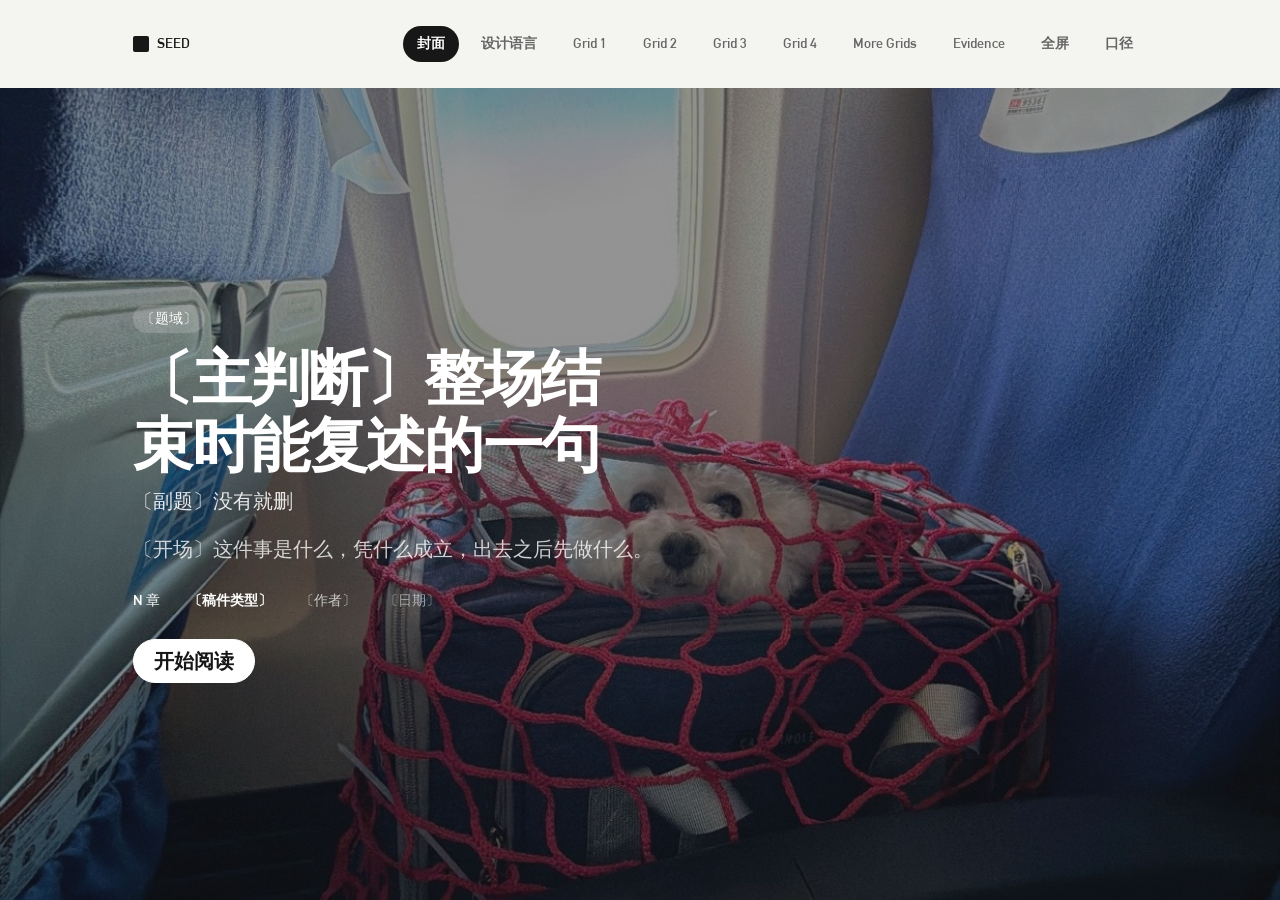
<file: templates/editorial-page/index.html>
<!doctype html>
<html lang="zh-CN">
<head>
  <meta charset="utf-8">
  <meta name="viewport" content="width=device-width, initial-scale=1, viewport-fit=cover">
  <title>知识汇报模板 · 分屏</title>
  <link rel="stylesheet" href="design-system/components.css">
  <link rel="stylesheet" href="assets/template.css">
</head>
<body>
  <div class="theme-control" id="themeControl" aria-label="主题控制">
    <div class="theme-control__label">
      <span>THEME</span>
      <strong data-theme-name>Minimal Mono</strong>
    </div>
    <select data-theme-select aria-label="切换主题"></select>
    <button type="button" data-theme-import-trigger>导入主题</button>
    <button type="button" data-theme-export>导出主题</button>
    <input data-theme-import type="file" accept="application/json,.json" hidden>
    <p class="theme-control__hint">设计语言在本页维护。切换、导入或导出主题后，整页 token 会同步替换</p>
    <div class="theme-control__toast" data-theme-toast role="status" aria-live="polite"></div>
  </div>

  <div class="report-shell is-deck" data-catalog>
    <nav class="document-nav nav-underline is-sticky" data-component-id="navigation" aria-label="文档章节">
      <div class="document-nav__brand"><span class="document-nav__mark" aria-hidden="true"></span><strong>SEED</strong></div>
      <div class="document-nav__links">
        <a href="#cover" class="is-active">封面</a>
        <a href="#tokens">设计语言</a>
        <a href="#grid1">Grid 1</a>
        <a href="#grid2">Grid 2</a>
        <a href="#grid3">Grid 3</a>
        <a href="#grid4">Grid 4</a>
        <a href="#more">More Grids</a>
        <a href="#evidence">Evidence</a>
        <a href="#fullscreen">全屏</a>
        <a href="#notes">口径</a>
      </div>
    </nav>

    <div class="report-stage" data-report-stage>
      <header class="section-header report-deck-head" data-deck-head>
        <div class="report-deck-head__copy">
          <h2 class="section-header__title" data-deck-title></h2>
          <p class="section-header__part" data-deck-part hidden></p>
        </div>
        <span class="section-header__no" data-deck-no></span>
      </header>

      <div class="report-slides" data-report-slides>
        <section class="report-slide is-chapter-cover is-active" data-chapter="cover" data-slide="00" id="cover">
          <header class="chapter-cover" data-cover="image">
            <div class="chapter-cover__media" data-caption="off"><img src="assets/demo/cabin-01.jpg" alt=""></div>
            <span class="chapter-cover__kicker">〔题域〕</span>
            <h2 class="chapter-cover__title">〔主判断〕整场结束时能复述的一句</h2>
            <p class="chapter-cover__subtitle">〔副题〕没有就删</p>
            <p class="chapter-cover__lead">〔开场〕这件事是什么，凭什么成立，出去之后先做什么。</p>
            <p class="chapter-cover__byline"><span class="chapter-cover__scope">N 章</span><span class="chapter-cover__kind">〔稿件类型〕</span><span class="chapter-cover__author">〔作者〕</span><span class="chapter-cover__date">〔日期〕</span></p>
            <div class="chapter-cover__actions"><a class="button inverse" href="#tokens">开始阅读</a></div>
          </header>
        </section>
        <section class="report-slide is-chapter-cover" data-chapter="tokens" data-slide="00" id="tokens">
          <header class="chapter-cover">
            <span class="chapter-cover__no">00</span>
            <span class="chapter-cover__kicker">设计语言</span>
            <h2 class="chapter-cover__title">本套模板自己的 Token</h2>
            
            <p class="chapter-cover__lead">颜色、字号、圆角、线宽、间距。和流式模板不共用。主题栏可切换、导入、导出。</p>
            
            <div class="chapter-cover__actions"><a class="button primary" href="#tokens-board">查看 Token</a></div>
          </header>
        </section>
        <section class="report-section report-slide" data-chapter="tokens" data-slide="00.a" id="tokens-board">
          <header class="section-header">
            <span class="section-header__no">00.a · 设计语言</span>
            <div>
              <h2 class="section-header__title">设计语言</h2>
              <p class="section-header__part">本套 token，不和流式共用</p>
            </div>
          </header>
          <div class="page-regions" data-regions="1" data-align="center"><div class="page-region" data-size="fill" data-align="center"><div class="page-tokens"><div><h3>颜色</h3><div class="page-token-list"><article class="page-token"><span class="page-token__swatch" style="background:var(--paper)"></span><div><b>--paper</b><span>页面底色</span></div></article><article class="page-token"><span class="page-token__swatch" style="background:var(--surface)"></span><div><b>--surface</b><span>内容表面</span></div></article><article class="page-token"><span class="page-token__swatch" style="background:var(--surface-soft)"></span><div><b>--surface-soft</b><span>次级表面</span></div></article><article class="page-token"><span class="page-token__swatch" style="background:var(--ink)"></span><div><b>--ink</b><span>主要文字</span></div></article><article class="page-token"><span class="page-token__swatch" style="background:var(--muted)"></span><div><b>--muted</b><span>辅助文字</span></div></article><article class="page-token"><span class="page-token__swatch" style="background:var(--faint)"></span><div><b>--faint</b><span>弱化文字</span></div></article><article class="page-token"><span class="page-token__swatch" style="background:var(--accent)"></span><div><b>--accent</b><span>强调色</span></div></article><article class="page-token"><span class="page-token__swatch" style="background:var(--line)"></span><div><b>--line</b><span>分割线</span></div></article></div></div><div><h3>字号</h3><p class="page-token-type" style="font-size:var(--text-display)">Display</p><p class="page-token-type" style="font-size:var(--text-h1)">Heading 1</p><p class="page-token-type" style="font-size:var(--text-h2)">Heading 2</p><p class="page-token-type" style="font-size:var(--text-h3)">Heading 3</p><p class="page-token-type" style="font-size:var(--text-body)">Body</p><p class="page-token-type" style="font-size:var(--text-small)">Small</p><p class="page-token-type" style="font-size:var(--text-caption)">Caption</p></div><div><h3>间距</h3><article class="page-token-space"><i style="width:4px"></i><div><b>--space-1</b><span>4</span></div></article><article class="page-token-space"><i style="width:8px"></i><div><b>--space-2</b><span>8</span></div></article><article class="page-token-space"><i style="width:12px"></i><div><b>--space-3</b><span>12</span></div></article><article class="page-token-space"><i style="width:14px"></i><div><b>--space-4</b><span>14</span></div></article><article class="page-token-space"><i style="width:20px"></i><div><b>--space-5</b><span>20</span></div></article><article class="page-token-space"><i style="width:24px"></i><div><b>--space-gap</b><span>24</span></div></article><article class="page-token-space"><i style="width:28px"></i><div><b>--space-6</b><span>28</span></div></article><article class="page-token-space"><i style="width:48px"></i><div><b>--space-7</b><span>48</span></div></article><article class="page-token-space"><i style="width:72px"></i><div><b>--space-8</b><span>72</span></div></article></div></div></div></div>
        </section>
        <section class="report-slide is-chapter-cover" data-chapter="grid1" data-slide="01" id="grid1">
          <header class="chapter-cover">
            <span class="chapter-cover__no">01</span>
            <span class="chapter-cover__kicker">一格</span>
            <h2 class="chapter-cover__title">Grid 1</h2>
            
            <p class="chapter-cover__lead">整块 Content 占一格。数据来源在白卡里。</p>
            
            
          </header>
        </section>
        <section class="report-section report-slide" data-chapter="grid1" data-slide="01.a" id="g1-copy">
          <header class="section-header">
            <span class="section-header__no">01.a · Grid 1</span>
            <div>
              <h2 class="section-header__title">纯文字</h2>
              <p class="section-header__part">一格 · 标题 + 正文</p>
            </div>
          </header>
          <div class="page-grid" data-slots="1"><article class="grid-cell"><div class="content" data-content="copy"><h3 class="content__title">〔范围〕背景、边界或材料撑不住什么</h3><p class="content__body">〔正文〕写成完整段落。先回答这一屏的问句，再写条件和例外，最后写材料撑不住什么。不要拆成列表，也不要写成判断句。<br><br>〔续段〕需要第二段时换行接着写。没有第二段就删掉这段。</p></div></article></div>
        </section>
        <section class="report-section report-slide" data-chapter="grid1" data-slide="01.b" id="g1-point">
          <header class="section-header">
            <span class="section-header__no">01.b · Grid 1</span>
            <div>
              <h2 class="section-header__title">观点</h2>
              <p class="section-header__part">一格 · 结论 + 说明</p>
            </div>
          </header>
          <div class="page-grid" data-slots="1"><article class="grid-cell"><div class="content" data-content="point"><h3 class="content__title">〔判断〕有主语、有动作，能讲出口</h3><p class="content__body">〔条件〕这句在什么范围成立，有何例外。一句说完，不另开一问。</p></div></article></div>
        </section>
        <section class="report-section report-slide" data-chapter="grid1" data-slide="01.c" id="g1-signal">
          <header class="section-header">
            <span class="section-header__no">01.c · Grid 1</span>
            <div>
              <h2 class="section-header__title">带序号观点</h2>
              <p class="section-header__part">一格 · SIGNAL + 标题 + 说明</p>
            </div>
          </header>
          <div class="page-grid" data-slots="1"><article class="grid-cell"><div class="content" data-content="signal"><span class="content__kicker">SIGNAL 01</span><h3 class="content__title">〔判断〕有主语、有动作，能单独成立</h3><p class="content__body">〔条件〕只补这一句。一格一句。</p></div></article></div>
        </section>
        <section class="report-section report-slide" data-chapter="grid1" data-slide="01.d" id="g1-stat">
          <header class="section-header">
            <span class="section-header__no">01.d · Grid 1</span>
            <div>
              <h2 class="section-header__title">数据</h2>
              <p class="section-header__part">一格 · 数字 + 名 + 口径</p>
            </div>
          </header>
          <div class="page-grid" data-slots="1"><article class="grid-cell"><div class="content" data-content="stat"><b class="stat-value">00</b><h3 class="content__title">〔指标名〕多少、多贵或多窄</h3><p class="content__body">〔口径〕统计范围、时间、是否含例外。</p></div><p class="report-source" data-report-source>数据来源 <span data-source-name>〔出处〕口径写在数字下面</span></p></article></div>
        </section>
        <section class="report-section report-slide" data-chapter="grid1" data-slide="01.e" id="g1-list">
          <header class="section-header">
            <span class="section-header__no">01.e · Grid 1</span>
            <div>
              <h2 class="section-header__title">列表</h2>
              <p class="section-header__part">一格 · 一条</p>
            </div>
          </header>
          <div class="page-grid" data-slots="1"><article class="grid-cell"><div class="content" data-content="list"><span class="content__label">〔对象 A〕</span><p class="content__body">〔条件〕范围、限制、例外。一句说完。</p></div></article></div>
        </section>
        <section class="report-section report-slide" data-chapter="grid1" data-slide="01.f" id="g1-step">
          <header class="section-header">
            <span class="section-header__no">01.f · Grid 1</span>
            <div>
              <h2 class="section-header__title">编号列表</h2>
              <p class="section-header__part">一格 · 序号在左</p>
            </div>
          </header>
          <div class="page-grid" data-slots="1"><article class="grid-cell"><div class="content" data-content="step"><span class="content__index">01</span><div class="content__copy"><h3 class="content__title">〔这一步做什么〕</h3><p class="content__body">〔完成标准〕做到什么才进入下一步。</p></div></div></article></div>
        </section>
        <section class="report-section report-slide" data-chapter="grid1" data-slide="01.g" id="g1-step-stack">
          <header class="section-header">
            <span class="section-header__no">01.g · Grid 1</span>
            <div>
              <h2 class="section-header__title">编号列表纵向</h2>
              <p class="section-header__part">一格 · 序号压在标题上</p>
            </div>
          </header>
          <div class="page-grid" data-slots="1"><article class="grid-cell"><div class="content" data-content="step-stack"><div class="content__lead"><span class="content__index">01</span><h3 class="content__title">〔这一步做什么〕</h3></div><p class="content__body">〔完成标准〕做到什么才进入下一步。</p></div></article></div>
        </section>
        <section class="report-section report-slide" data-chapter="grid1" data-slide="01.h" id="g1-table">
          <header class="section-header">
            <span class="section-header__no">01.h · Grid 1</span>
            <div>
              <h2 class="section-header__title">表格宽</h2>
              <p class="section-header__part">一格 · 整表 · 10 列 · strong / em</p>
            </div>
          </header>
          <div class="page-grid" data-slots="1"><article class="grid-cell"><div class="content" data-content="table"><div class="content-cols" style="--table-cols:10;--table-rows:11"><div class="content-col"><strong>〔对象〕</strong><span>〔A〕</span><span>〔B〕</span><span>〔C〕</span><span>〔D〕</span><span>〔E〕</span><span>〔F〕</span><span>〔G〕</span><span>〔H〕</span><span>〔I〕</span><span>〔J〕</span></div><div class="content-col"><strong>〔属性〕</strong><span>〔值〕</span><span>〔值〕</span><span>〔值〕</span><span>〔值〕</span><span>〔值〕</span><span>〔值〕</span><span>〔值〕</span><span>〔值〕</span><span>〔值〕</span><span>〔值〕</span></div><div class="content-col"><strong>〔条件〕</strong><span>〔值〕</span><span>〔值〕</span><span>〔值〕</span><span>〔值〕</span><span>〔值〕</span><span>〔值〕</span><span>〔值〕</span><span>〔值〕</span><span>〔值〕</span><span>〔值〕</span></div><div class="content-col"><strong>〔时效〕</strong><span>〔值〕</span><span>〔值〕</span><span>〔值〕</span><span>〔值〕</span><span>〔值〕</span><span>〔值〕</span><span>〔值〕</span><span>〔值〕</span><span>〔值〕</span><span>〔值〕</span></div><div class="content-col"><strong>〔范围〕</strong><span>〔值〕</span><span>〔值〕</span><span>〔值〕</span><span>〔值〕</span><span>〔值〕</span><span>〔值〕</span><span>〔值〕</span><span>〔值〕</span><span>〔值〕</span><span>〔值〕</span></div><div class="content-col"><strong>〔例外〕</strong><span>〔值〕</span><span>〔值〕</span><span>〔值〕</span><span>〔值〕</span><span>〔值〕</span><span>〔值〕</span><span>〔值〕</span><span>〔值〕</span><span>〔值〕</span><span>〔值〕</span></div><div class="content-col"><strong>〔状态〕</strong><span>〔值〕</span><span>〔值〕</span><span>〔值〕</span><span>〔值〕</span><span>〔值〕</span><span>〔值〕</span><span>〔值〕</span><span>〔值〕</span><span>〔值〕</span><span>〔值〕</span></div><div class="content-col"><strong>〔成本〕</strong><span>〔值〕</span><span>〔值〕</span><span>〔值〕</span><span>〔值〕</span><span>〔值〕</span><span>〔值〕</span><span>〔值〕</span><span>〔值〕</span><span>〔值〕</span><span>〔值〕</span></div><div class="content-col"><strong>〔风险〕</strong><span>〔值〕</span><span>〔值〕</span><span>〔值〕</span><span>〔值〕</span><span>〔值〕</span><span>〔值〕</span><span>〔值〕</span><span>〔值〕</span><span>〔值〕</span><span>〔值〕</span></div><div class="content-col"><strong>〔判断〕</strong><span><em>〔取舍〕</em></span><span>〔取舍〕</span><span><strong>〔强调〕</strong></span><span>〔取舍〕</span><span>〔取舍〕</span><span>〔取舍〕</span><span><em>〔取舍〕</em></span><span>〔取舍〕</span><span>〔取舍〕</span><span>〔取舍〕</span></div></div></div><p class="report-source" data-report-source>数据来源 <span data-source-name>〔出处〕公开文件或官网名称</span></p></article></div>
        </section>
        <section class="report-section report-slide" data-chapter="grid1" data-slide="01.i" id="g1-bar">
          <header class="section-header">
            <span class="section-header__no">01.i · Grid 1</span>
            <div>
              <h2 class="section-header__title">Bar</h2>
              <p class="section-header__part">一格 · 横条 + 结构标题</p>
            </div>
          </header>
          <div class="page-grid" data-slots="1"><article class="grid-cell"><div class="bar-compare" data-item-count="8"><p class="bar-compare__title">〔组标题〕同一口径下比什么</p><div class="bar-compare__item"><div class="bar-compare__row"><span class="bar-compare__label">〔对象 A〕</span><div class="bar-compare__track"><div class="bar-compare__fill" style="width:24%"></div></div><strong class="bar-compare__value">24</strong></div><p class="bar-compare__note">〔差异〕短句</p></div><div class="bar-compare__item"><div class="bar-compare__row"><span class="bar-compare__label">〔对象 B〕</span><div class="bar-compare__track"><div class="bar-compare__fill" style="width:36%"></div></div><strong class="bar-compare__value">36</strong></div><p class="bar-compare__note">〔差异〕短句</p></div><div class="bar-compare__item"><div class="bar-compare__row"><span class="bar-compare__label">〔对象 C〕</span><div class="bar-compare__track"><div class="bar-compare__fill" style="width:48%"></div></div><strong class="bar-compare__value">48</strong></div><p class="bar-compare__note">〔差异〕短句</p></div><div class="bar-compare__item"><div class="bar-compare__row"><span class="bar-compare__label">〔对象 D〕</span><div class="bar-compare__track"><div class="bar-compare__fill" style="width:61%"></div></div><strong class="bar-compare__value">61</strong></div><p class="bar-compare__note">〔差异〕短句</p></div><div class="bar-compare__item"><div class="bar-compare__row"><span class="bar-compare__label">〔对象 E〕</span><div class="bar-compare__track"><div class="bar-compare__fill" style="width:70%"></div></div><strong class="bar-compare__value">70</strong></div><p class="bar-compare__note">〔差异〕短句</p></div><div class="bar-compare__item"><div class="bar-compare__row"><span class="bar-compare__label">〔对象 F〕</span><div class="bar-compare__track"><div class="bar-compare__fill" data-tone="warning" style="width:82%"></div></div><strong class="bar-compare__value">82</strong></div><p class="bar-compare__note">〔差异〕需留意</p></div><div class="bar-compare__item"><div class="bar-compare__row"><span class="bar-compare__label">〔对象 G〕</span><div class="bar-compare__track"><div class="bar-compare__fill" data-tone="danger" style="width:88%"></div></div><strong class="bar-compare__value">88</strong></div><p class="bar-compare__note">〔差异〕风险高</p></div><div class="bar-compare__item"><div class="bar-compare__row"><span class="bar-compare__label">〔对象 H〕</span><div class="bar-compare__track"><div class="bar-compare__fill" style="width:92%"></div></div><strong class="bar-compare__value">92</strong></div><p class="bar-compare__note">〔差异〕短句</p></div></div><p class="report-source" data-report-source>数据来源 <span data-source-name>〔出处〕口径写在数字下面</span></p></article></div>
        </section>
        <section class="report-section report-slide" data-chapter="grid1" data-slide="01.j" id="g1-bar-v">
          <header class="section-header">
            <span class="section-header__no">01.j · Grid 1</span>
            <div>
              <h2 class="section-header__title">Bar 纵向</h2>
              <p class="section-header__part">一格 · 竖条 + 结构标题</p>
            </div>
          </header>
          <div class="page-grid" data-slots="1"><article class="grid-cell"><div class="bar-compare is-vertical" data-item-count="4"><p class="bar-compare__title">〔组标题〕同一口径下比什么</p><div class="bar-compare__item"><strong class="bar-compare__value">24</strong><div class="bar-compare__track"><div class="bar-compare__fill" style="--bar-size:24%"></div></div><span class="bar-compare__label">〔对象 A〕</span><p class="bar-compare__note">〔差异〕短句</p></div><div class="bar-compare__item"><strong class="bar-compare__value">36</strong><div class="bar-compare__track"><div class="bar-compare__fill" style="--bar-size:36%"></div></div><span class="bar-compare__label">〔对象 B〕</span><p class="bar-compare__note">〔差异〕短句</p></div><div class="bar-compare__item"><strong class="bar-compare__value">48</strong><div class="bar-compare__track"><div class="bar-compare__fill" style="--bar-size:48%"></div></div><span class="bar-compare__label">〔对象 C〕</span><p class="bar-compare__note">〔差异〕短句</p></div><div class="bar-compare__item"><strong class="bar-compare__value">61</strong><div class="bar-compare__track"><div class="bar-compare__fill" style="--bar-size:61%"></div></div><span class="bar-compare__label">〔对象 D〕</span><p class="bar-compare__note">〔差异〕短句</p></div></div><p class="report-source" data-report-source>数据来源 <span data-source-name>〔出处〕口径写在数字下面</span></p></article></div>
        </section>
        <section class="report-section report-slide" data-chapter="grid1" data-slide="01.k" id="g1-formula">
          <header class="section-header">
            <span class="section-header__no">01.k · Grid 1</span>
            <div>
              <h2 class="section-header__title">因子公式</h2>
              <p class="section-header__part">一格 · 用 x 相乘</p>
            </div>
          </header>
          <div class="page-grid" data-slots="1"><article class="grid-cell"><div class="formula" data-item-count="4"><div class="formula__factor"><b>〔A〕</b><span>〔条件〕参与相乘的因子</span></div><span class="formula__op">×</span><div class="formula__factor"><b>〔B〕</b><span>〔条件〕参与相乘的因子</span></div><span class="formula__op">×</span><div class="formula__factor"><b>〔C〕</b><span>〔条件〕参与相乘的因子</span></div><span class="formula__op is-eq">=</span><div class="formula__factor is-result"><b>〔结果〕</b><span>〔含义〕同时成立时得到什么</span></div></div><p class="report-source" data-report-source>数据来源 <span data-source-name>〔出处〕文件名、官网或抽样口径</span></p></article></div>
        </section>
        <section class="report-section report-slide" data-chapter="grid1" data-slide="01.l" id="g1-matrix">
          <header class="section-header">
            <span class="section-header__no">01.l · Grid 1</span>
            <div>
              <h2 class="section-header__title">Matrix</h2>
              <p class="section-header__part">一格 · 两轴四象限</p>
            </div>
          </header>
          <div class="page-grid" data-slots="1"><article class="grid-cell"><div class="matrix" data-item-count="4"><span class="matrix__axis" data-edge="left">〔横轴负〕</span><div class="matrix__plot"><span class="matrix__axis" data-edge="top">〔纵轴正〕</span><div class="matrix__quads"><article class="matrix__cell"><strong>〔对象 A〕</strong><p>〔为何在这格〕</p></article><article class="matrix__cell"><strong>〔对象 B〕</strong><p>〔为何在这格〕</p></article><article class="matrix__cell"><strong>〔对象 C〕</strong><p>〔为何在这格〕</p></article><article class="matrix__cell"><strong>〔对象 D〕</strong><p>〔为何在这格〕</p></article></div><span class="matrix__axis" data-edge="bottom">〔纵轴负〕</span></div><span class="matrix__axis" data-edge="right">〔横轴正〕</span></div></article></div>
        </section>
        <section class="report-section report-slide" data-chapter="grid1" data-slide="01.m" id="g1-line">
          <header class="section-header">
            <span class="section-header__no">01.m · Grid 1</span>
            <div>
              <h2 class="section-header__title">Line Chart</h2>
              <p class="section-header__part">一格 · 同一指标随时间</p>
            </div>
          </header>
          <div class="page-grid" data-slots="1"><article class="grid-cell"><figure class="line-chart" data-series="1"><ul class="line-chart__legend"><li data-series="a">〔指标〕同一口径随时间</li></ul><svg class="line-chart__plot" viewBox="0 0 640 280" preserveAspectRatio="xMidYMid meet"></svg><ol class="line-chart__points"><li><span>〔期 1〕</span><b data-chart-series="a">18</b></li><li><span>〔期 2〕</span><b data-chart-series="a">41</b></li><li><span>〔期 3〕</span><b data-chart-series="a">27</b></li><li><span>〔期 4〕</span><b data-chart-series="a">33</b></li><li><span>〔期 5〕</span><b data-chart-series="a">38</b></li></ol></figure><p class="report-source" data-report-source>数据来源 <span data-source-name>〔出处〕口径写在数字下面</span></p></article></div>
        </section>
        <section class="report-section report-slide" data-chapter="grid1" data-slide="01.n" id="g1-venn">
          <header class="section-header">
            <span class="section-header__no">01.n · Grid 1</span>
            <div>
              <h2 class="section-header__title">Venn 两圆</h2>
              <p class="section-header__part">一格 · 两个集合</p>
            </div>
          </header>
          <div class="page-grid" data-slots="1"><article class="grid-cell"><div class="venn" data-circles="2"><svg class="venn__plot" viewBox="0 0 400 240" preserveAspectRatio="xMidYMid meet" aria-hidden="true"><defs><clipPath id="venn-2-a"><circle cx="145" cy="120" r="92"></circle></clipPath></defs><circle class="venn__circle" data-set="a" cx="145" cy="120" r="92"></circle><circle class="venn__circle" data-set="b" cx="255" cy="120" r="92"></circle><circle class="venn__overlap" cx="255" cy="120" r="92" clip-path="url(#venn-2-a)"></circle></svg><p class="venn__label" data-region="a">〔集合 A〕</p><p class="venn__label" data-region="b">〔集合 B〕</p><p class="venn__label" data-region="ab">〔交集〕</p></div></article></div>
        </section>
        <section class="report-section report-slide" data-chapter="grid1" data-slide="01.o" id="g1-venn3">
          <header class="section-header">
            <span class="section-header__no">01.o · Grid 1</span>
            <div>
              <h2 class="section-header__title">Venn 三圆</h2>
              <p class="section-header__part">一格 · 三个集合</p>
            </div>
          </header>
          <div class="page-grid" data-slots="1"><article class="grid-cell"><div class="venn" data-circles="3"><svg class="venn__plot" viewBox="0 0 400 320" preserveAspectRatio="xMidYMid meet" aria-hidden="true"><defs><clipPath id="venn-3-a"><circle cx="150" cy="118" r="86"></circle></clipPath><clipPath id="venn-3-ab"><circle cx="150" cy="118" r="86"></circle></clipPath></defs><circle class="venn__circle" data-set="a" cx="150" cy="118" r="86"></circle><circle class="venn__circle" data-set="b" cx="250" cy="118" r="86"></circle><circle class="venn__circle" data-set="c" cx="200" cy="198" r="86"></circle><circle class="venn__overlap" cx="250" cy="118" r="86" clip-path="url(#venn-3-a)"></circle><circle class="venn__overlap" cx="200" cy="198" r="86" clip-path="url(#venn-3-ab)"></circle></svg><p class="venn__label" data-region="a">〔集合 A〕</p><p class="venn__label" data-region="b">〔集合 B〕</p><p class="venn__label" data-region="c">〔集合 C〕</p><p class="venn__label" data-region="ab">〔AB 交〕</p><p class="venn__label" data-region="abc">〔三交〕</p></div></article></div>
        </section>
        <section class="report-slide is-chapter-cover" data-chapter="grid2" data-slide="02" id="grid2">
          <header class="chapter-cover">
            <span class="chapter-cover__no">02</span>
            <span class="chapter-cover__kicker">两格</span>
            <h2 class="chapter-cover__title">Grid 2</h2>
            
            <p class="chapter-cover__lead">并排两格，同一种 Content。</p>
            
            
          </header>
        </section>
        <section class="report-section report-slide" data-chapter="grid2" data-slide="02.a" id="g2-signal">
          <header class="section-header">
            <span class="section-header__no">02.a · Grid 2</span>
            <div>
              <h2 class="section-header__title">带序号观点</h2>
              <p class="section-header__part">两格</p>
            </div>
          </header>
          <div class="page-grid" data-slots="2"><article class="grid-cell"><div class="content" data-content="signal"><span class="content__kicker">SIGNAL 01</span><h3 class="content__title">〔判断〕有主语、有动作，能单独成立</h3><p class="content__body">〔条件〕只补这一句。一格一句。</p></div></article><article class="grid-cell"><div class="content" data-content="signal"><span class="content__kicker">SIGNAL 02</span><h3 class="content__title">〔判断〕同一问下的第二句</h3><p class="content__body">〔条件〕不要把邻句的材料写进来。</p></div></article></div>
        </section>
        <section class="report-section report-slide" data-chapter="grid2" data-slide="02.b" id="g2-stat">
          <header class="section-header">
            <span class="section-header__no">02.b · Grid 2</span>
            <div>
              <h2 class="section-header__title">数据</h2>
              <p class="section-header__part">两格</p>
            </div>
          </header>
          <div class="page-grid" data-slots="2"><article class="grid-cell"><div class="content" data-content="stat"><b class="stat-value">00</b><h3 class="content__title">〔指标名〕多少、多贵或多窄</h3><p class="content__body">〔口径〕统计范围、时间、是否含例外。</p></div><p class="report-source" data-report-source>数据来源 <span data-source-name>〔出处〕口径写在数字下面</span></p></article><article class="grid-cell"><div class="content" data-content="stat"><b class="stat-value">0.0×</b><h3 class="content__title">〔倍率名〕相对什么</h3><p class="content__body">〔口径〕对比的基准写清楚。</p></div><p class="report-source" data-report-source>数据来源 <span data-source-name>〔出处〕口径写在数字下面</span></p></article></div>
        </section>
        <section class="report-section report-slide" data-chapter="grid2" data-slide="02.c" id="g2-list">
          <header class="section-header">
            <span class="section-header__no">02.c · Grid 2</span>
            <div>
              <h2 class="section-header__title">列表</h2>
              <p class="section-header__part">两格</p>
            </div>
          </header>
          <div class="page-grid" data-slots="2"><article class="grid-cell"><div class="content" data-content="list"><span class="content__label">〔对象 A〕</span><p class="content__body">〔条件〕范围、限制、例外。一句说完。</p></div></article><article class="grid-cell"><div class="content" data-content="list"><span class="content__label">〔对象 B〕</span><p class="content__body">〔条件〕范围、限制、例外。一句说完。</p></div></article></div>
        </section>
        <section class="report-section report-slide" data-chapter="grid2" data-slide="02.d" id="g2-step">
          <header class="section-header">
            <span class="section-header__no">02.d · Grid 2</span>
            <div>
              <h2 class="section-header__title">编号列表</h2>
              <p class="section-header__part">两格 · 横排</p>
            </div>
          </header>
          <div class="page-grid" data-slots="2"><article class="grid-cell"><div class="content" data-content="step"><span class="content__index">01</span><div class="content__copy"><h3 class="content__title">〔这一步做什么〕</h3><p class="content__body">〔完成标准〕做到什么才进入下一步。</p></div></div></article><article class="grid-cell"><div class="content" data-content="step"><span class="content__index">02</span><div class="content__copy"><h3 class="content__title">〔这一步做什么〕</h3><p class="content__body">〔完成标准〕输入是什么，输出是什么。</p></div></div></article></div>
        </section>
        <section class="report-section report-slide" data-chapter="grid2" data-slide="02.e" id="g2-table">
          <header class="section-header">
            <span class="section-header__no">02.e · Grid 2</span>
            <div>
              <h2 class="section-header__title">表格</h2>
              <p class="section-header__part">两格 · 少列对照</p>
            </div>
          </header>
          <div class="page-grid" data-slots="2"><article class="grid-cell"><div class="content" data-content="table"><div class="content-cols" style="--table-cols:3;--table-rows:7"><div class="content-col"><strong>〔对象〕</strong><span>〔对象 A〕</span><span>〔对象 B〕</span><span>〔对象 C〕</span><span>〔对象 D〕</span><span>〔对象 E〕</span><span>〔对象 F〕</span></div><div class="content-col"><strong>〔条件〕</strong><span>〔条件〕范围和例外</span><span>〔条件〕范围和例外</span><span>〔条件〕范围和例外</span><span>〔条件〕范围和例外</span><span>〔条件〕范围和例外</span><span>〔条件〕范围和例外</span></div><div class="content-col"><strong>〔判断〕</strong><span><em>〔取舍〕</em></span><span>〔取舍〕</span><span><strong>〔强调〕</strong></span><span>〔取舍〕</span><span>〔取舍〕</span><span>〔取舍〕</span></div></div></div><p class="report-source" data-report-source>数据来源 <span data-source-name>〔出处〕公开文件或官网名称</span></p></article><article class="grid-cell"><div class="content" data-content="table"><div class="content-cols" style="--table-cols:3;--table-rows:7"><div class="content-col"><strong>〔对象〕</strong><span>〔对象 A〕</span><span>〔对象 B〕</span><span>〔对象 C〕</span><span>〔对象 D〕</span><span>〔对象 E〕</span><span>〔对象 F〕</span></div><div class="content-col"><strong>〔规格〕</strong><span>〔规格〕可核对的量</span><span>〔规格〕可核对的量</span><span>〔规格〕可核对的量</span><span>〔规格〕可核对的量</span><span>〔规格〕可核对的量</span><span>〔规格〕可核对的量</span></div><div class="content-col"><strong>〔边界〕</strong><span>〔边界〕超出就停下</span><span>〔边界〕超出就停下</span><span><strong>〔强调〕</strong></span><span>〔边界〕超出就停下</span><span><em>〔取舍〕</em></span><span>〔边界〕超出就停下</span></div></div></div><p class="report-source" data-report-source>数据来源 <span data-source-name>〔出处〕文件名、官网或抽样口径</span></p></article></div>
        </section>
        <section class="report-section report-slide" data-chapter="grid2" data-slide="02.f" id="g2-bar">
          <header class="section-header">
            <span class="section-header__no">02.f · Grid 2</span>
            <div>
              <h2 class="section-header__title">Bar</h2>
              <p class="section-header__part">两格 · 竖条</p>
            </div>
          </header>
          <div class="page-grid" data-slots="2"><article class="grid-cell"><div class="bar-compare is-vertical" data-item-count="4"><p class="bar-compare__title">〔组标题〕同一口径下比什么</p><div class="bar-compare__item"><strong class="bar-compare__value">24</strong><div class="bar-compare__track"><div class="bar-compare__fill" style="--bar-size:24%"></div></div><span class="bar-compare__label">〔对象 A〕</span><p class="bar-compare__note">〔差异〕短句</p></div><div class="bar-compare__item"><strong class="bar-compare__value">36</strong><div class="bar-compare__track"><div class="bar-compare__fill" style="--bar-size:36%"></div></div><span class="bar-compare__label">〔对象 B〕</span><p class="bar-compare__note">〔差异〕短句</p></div><div class="bar-compare__item"><strong class="bar-compare__value">48</strong><div class="bar-compare__track"><div class="bar-compare__fill" style="--bar-size:48%"></div></div><span class="bar-compare__label">〔对象 C〕</span><p class="bar-compare__note">〔差异〕短句</p></div><div class="bar-compare__item"><strong class="bar-compare__value">61</strong><div class="bar-compare__track"><div class="bar-compare__fill" style="--bar-size:61%"></div></div><span class="bar-compare__label">〔对象 D〕</span><p class="bar-compare__note">〔差异〕短句</p></div></div><p class="report-source" data-report-source>数据来源 <span data-source-name>〔出处〕口径写在数字下面</span></p></article><article class="grid-cell"><div class="bar-compare is-vertical" data-item-count="4"><p class="bar-compare__title">〔组标题〕同一口径下比什么</p><div class="bar-compare__item"><strong class="bar-compare__value">24</strong><div class="bar-compare__track"><div class="bar-compare__fill" style="--bar-size:24%"></div></div><span class="bar-compare__label">〔对象 A〕</span><p class="bar-compare__note">〔差异〕短句</p></div><div class="bar-compare__item"><strong class="bar-compare__value">36</strong><div class="bar-compare__track"><div class="bar-compare__fill" style="--bar-size:36%"></div></div><span class="bar-compare__label">〔对象 B〕</span><p class="bar-compare__note">〔差异〕短句</p></div><div class="bar-compare__item"><strong class="bar-compare__value">48</strong><div class="bar-compare__track"><div class="bar-compare__fill" style="--bar-size:48%"></div></div><span class="bar-compare__label">〔对象 C〕</span><p class="bar-compare__note">〔差异〕短句</p></div><div class="bar-compare__item"><strong class="bar-compare__value">61</strong><div class="bar-compare__track"><div class="bar-compare__fill" style="--bar-size:61%"></div></div><span class="bar-compare__label">〔对象 D〕</span><p class="bar-compare__note">〔差异〕短句</p></div></div><p class="report-source" data-report-source>数据来源 <span data-source-name>〔出处〕口径写在数字下面</span></p></article></div>
        </section>
        <section class="report-slide is-chapter-cover" data-chapter="grid3" data-slide="03" id="grid3">
          <header class="chapter-cover">
            <span class="chapter-cover__no">03</span>
            <span class="chapter-cover__kicker">三格</span>
            <h2 class="chapter-cover__title">Grid 3</h2>
            
            <p class="chapter-cover__lead">并排三格。编号列表用纵向。</p>
            
            
          </header>
        </section>
        <section class="report-section report-slide" data-chapter="grid3" data-slide="03.a" id="g3-signal">
          <header class="section-header">
            <span class="section-header__no">03.a · Grid 3</span>
            <div>
              <h2 class="section-header__title">带序号观点</h2>
              <p class="section-header__part">三格</p>
            </div>
          </header>
          <div class="page-grid" data-slots="3"><article class="grid-cell"><div class="content" data-content="signal"><span class="content__kicker">SIGNAL 01</span><h3 class="content__title">〔判断〕有主语、有动作，能单独成立</h3><p class="content__body">〔条件〕只补这一句。一格一句。</p></div></article><article class="grid-cell"><div class="content" data-content="signal"><span class="content__kicker">SIGNAL 02</span><h3 class="content__title">〔判断〕同一问下的第二句</h3><p class="content__body">〔条件〕不要把邻句的材料写进来。</p></div></article><article class="grid-cell"><div class="content" data-content="signal"><span class="content__kicker">SIGNAL 03</span><h3 class="content__title">〔判断〕同一问下的第三句</h3><p class="content__body">〔条件〕图和数字为这一句付账。</p></div></article></div>
        </section>
        <section class="report-section report-slide" data-chapter="grid3" data-slide="03.b" id="g3-stat">
          <header class="section-header">
            <span class="section-header__no">03.b · Grid 3</span>
            <div>
              <h2 class="section-header__title">数据</h2>
              <p class="section-header__part">三格</p>
            </div>
          </header>
          <div class="page-grid" data-slots="3"><article class="grid-cell"><div class="content" data-content="stat"><b class="stat-value">00</b><h3 class="content__title">〔指标名〕多少、多贵或多窄</h3><p class="content__body">〔口径〕统计范围、时间、是否含例外。</p></div><p class="report-source" data-report-source>数据来源 <span data-source-name>〔出处〕口径写在数字下面</span></p></article><article class="grid-cell"><div class="content" data-content="stat"><b class="stat-value">0.0×</b><h3 class="content__title">〔倍率名〕相对什么</h3><p class="content__body">〔口径〕对比的基准写清楚。</p></div><p class="report-source" data-report-source>数据来源 <span data-source-name>〔出处〕口径写在数字下面</span></p></article><article class="grid-cell"><div class="content" data-content="stat"><b class="stat-value">N</b><h3 class="content__title">〔计数名〕有多少个</h3><p class="content__body">〔口径〕含什么、不含什么。</p></div><p class="report-source" data-report-source>数据来源 <span data-source-name>〔出处〕口径写在数字下面</span></p></article></div>
        </section>
        <section class="report-section report-slide" data-chapter="grid3" data-slide="03.c" id="g3-list">
          <header class="section-header">
            <span class="section-header__no">03.c · Grid 3</span>
            <div>
              <h2 class="section-header__title">列表</h2>
              <p class="section-header__part">三格</p>
            </div>
          </header>
          <div class="page-grid" data-slots="3"><article class="grid-cell"><div class="content" data-content="list"><span class="content__label">〔对象 A〕</span><p class="content__body">〔条件〕范围、限制、例外。一句说完。</p></div></article><article class="grid-cell"><div class="content" data-content="list"><span class="content__label">〔对象 B〕</span><p class="content__body">〔条件〕范围、限制、例外。一句说完。</p></div></article><article class="grid-cell"><div class="content" data-content="list"><span class="content__label">〔对象 C〕</span><p class="content__body">〔条件〕范围、限制、例外。一句说完。</p></div></article></div>
        </section>
        <section class="report-section report-slide" data-chapter="grid3" data-slide="03.d" id="g3-step">
          <header class="section-header">
            <span class="section-header__no">03.d · Grid 3</span>
            <div>
              <h2 class="section-header__title">编号列表</h2>
              <p class="section-header__part">三格 · 纵向</p>
            </div>
          </header>
          <div class="page-grid" data-slots="3"><article class="grid-cell"><div class="content" data-content="step-stack"><div class="content__lead"><span class="content__index">01</span><h3 class="content__title">〔这一步做什么〕</h3></div><p class="content__body">〔完成标准〕做到什么才进入下一步。</p></div></article><article class="grid-cell"><div class="content" data-content="step-stack"><div class="content__lead"><span class="content__index">02</span><h3 class="content__title">〔这一步做什么〕</h3></div><p class="content__body">〔完成标准〕输入是什么，输出是什么。</p></div></article><article class="grid-cell"><div class="content" data-content="step-stack"><div class="content__lead"><span class="content__index">03</span><h3 class="content__title">〔这一步做什么〕</h3></div><p class="content__body">〔完成标准〕谁来做，做到什么算过。</p></div></article></div>
        </section>
        <section class="report-section report-slide" data-chapter="grid3" data-slide="03.e" id="g3-table">
          <header class="section-header">
            <span class="section-header__no">03.e · Grid 3</span>
            <div>
              <h2 class="section-header__title">表格</h2>
              <p class="section-header__part">三格 · 少列对照</p>
            </div>
          </header>
          <div class="page-grid" data-slots="3"><article class="grid-cell"><div class="content" data-content="table"><div class="content-cols" style="--table-cols:3;--table-rows:7"><div class="content-col"><strong>〔对象〕</strong><span>〔对象 A〕</span><span>〔对象 B〕</span><span>〔对象 C〕</span><span>〔对象 D〕</span><span>〔对象 E〕</span><span>〔对象 F〕</span></div><div class="content-col"><strong>〔条件〕</strong><span>〔条件〕范围和例外</span><span>〔条件〕范围和例外</span><span>〔条件〕范围和例外</span><span>〔条件〕范围和例外</span><span>〔条件〕范围和例外</span><span>〔条件〕范围和例外</span></div><div class="content-col"><strong>〔判断〕</strong><span><em>〔取舍〕</em></span><span>〔取舍〕</span><span><strong>〔强调〕</strong></span><span>〔取舍〕</span><span>〔取舍〕</span><span>〔取舍〕</span></div></div></div><p class="report-source" data-report-source>数据来源 <span data-source-name>〔出处〕公开文件或官网名称</span></p></article><article class="grid-cell"><div class="content" data-content="table"><div class="content-cols" style="--table-cols:3;--table-rows:7"><div class="content-col"><strong>〔对象〕</strong><span>〔对象 A〕</span><span>〔对象 B〕</span><span>〔对象 C〕</span><span>〔对象 D〕</span><span>〔对象 E〕</span><span>〔对象 F〕</span></div><div class="content-col"><strong>〔规格〕</strong><span>〔规格〕可核对的量</span><span>〔规格〕可核对的量</span><span>〔规格〕可核对的量</span><span>〔规格〕可核对的量</span><span>〔规格〕可核对的量</span><span>〔规格〕可核对的量</span></div><div class="content-col"><strong>〔边界〕</strong><span>〔边界〕超出就停下</span><span>〔边界〕超出就停下</span><span><strong>〔强调〕</strong></span><span>〔边界〕超出就停下</span><span><em>〔取舍〕</em></span><span>〔边界〕超出就停下</span></div></div></div><p class="report-source" data-report-source>数据来源 <span data-source-name>〔出处〕文件名、官网或抽样口径</span></p></article><article class="grid-cell"><div class="content" data-content="table"><div class="content-cols" style="--table-cols:3;--table-rows:7"><div class="content-col"><strong>〔对象〕</strong><span>〔对象 A〕</span><span>〔对象 B〕</span><span>〔对象 C〕</span><span>〔对象 D〕</span><span>〔对象 E〕</span><span>〔对象 F〕</span></div><div class="content-col"><strong>〔时效〕</strong><span>〔时效〕多久能完成</span><span>〔时效〕多久能完成</span><span>〔时效〕多久能完成</span><span>〔时效〕多久能完成</span><span>〔时效〕多久能完成</span><span>〔时效〕多久能完成</span></div><div class="content-col"><strong>〔判断〕</strong><span><em>〔取舍〕</em></span><span><strong>〔强调〕</strong></span><span>〔取舍〕</span><span>〔取舍〕</span><span>〔取舍〕</span><span>〔取舍〕</span></div></div></div></article></div>
        </section>
        <section class="report-section report-slide" data-chapter="grid3" data-slide="03.f" id="g3-bar">
          <header class="section-header">
            <span class="section-header__no">03.f · Grid 3</span>
            <div>
              <h2 class="section-header__title">Bar</h2>
              <p class="section-header__part">三格 · 竖条</p>
            </div>
          </header>
          <div class="page-grid" data-slots="3"><article class="grid-cell"><div class="bar-compare is-vertical" data-item-count="4"><p class="bar-compare__title">〔组标题〕同一口径下比什么</p><div class="bar-compare__item"><strong class="bar-compare__value">24</strong><div class="bar-compare__track"><div class="bar-compare__fill" style="--bar-size:24%"></div></div><span class="bar-compare__label">〔对象 A〕</span><p class="bar-compare__note">〔差异〕短句</p></div><div class="bar-compare__item"><strong class="bar-compare__value">36</strong><div class="bar-compare__track"><div class="bar-compare__fill" style="--bar-size:36%"></div></div><span class="bar-compare__label">〔对象 B〕</span><p class="bar-compare__note">〔差异〕短句</p></div><div class="bar-compare__item"><strong class="bar-compare__value">48</strong><div class="bar-compare__track"><div class="bar-compare__fill" style="--bar-size:48%"></div></div><span class="bar-compare__label">〔对象 C〕</span><p class="bar-compare__note">〔差异〕短句</p></div><div class="bar-compare__item"><strong class="bar-compare__value">61</strong><div class="bar-compare__track"><div class="bar-compare__fill" style="--bar-size:61%"></div></div><span class="bar-compare__label">〔对象 D〕</span><p class="bar-compare__note">〔差异〕短句</p></div></div><p class="report-source" data-report-source>数据来源 <span data-source-name>〔出处〕口径写在数字下面</span></p></article><article class="grid-cell"><div class="bar-compare is-vertical" data-item-count="4"><p class="bar-compare__title">〔组标题〕同一口径下比什么</p><div class="bar-compare__item"><strong class="bar-compare__value">24</strong><div class="bar-compare__track"><div class="bar-compare__fill" style="--bar-size:24%"></div></div><span class="bar-compare__label">〔对象 A〕</span><p class="bar-compare__note">〔差异〕短句</p></div><div class="bar-compare__item"><strong class="bar-compare__value">36</strong><div class="bar-compare__track"><div class="bar-compare__fill" style="--bar-size:36%"></div></div><span class="bar-compare__label">〔对象 B〕</span><p class="bar-compare__note">〔差异〕短句</p></div><div class="bar-compare__item"><strong class="bar-compare__value">48</strong><div class="bar-compare__track"><div class="bar-compare__fill" style="--bar-size:48%"></div></div><span class="bar-compare__label">〔对象 C〕</span><p class="bar-compare__note">〔差异〕短句</p></div><div class="bar-compare__item"><strong class="bar-compare__value">61</strong><div class="bar-compare__track"><div class="bar-compare__fill" style="--bar-size:61%"></div></div><span class="bar-compare__label">〔对象 D〕</span><p class="bar-compare__note">〔差异〕短句</p></div></div><p class="report-source" data-report-source>数据来源 <span data-source-name>〔出处〕口径写在数字下面</span></p></article><article class="grid-cell"><div class="bar-compare is-vertical" data-item-count="4"><p class="bar-compare__title">〔组标题〕同一口径下比什么</p><div class="bar-compare__item"><strong class="bar-compare__value">24</strong><div class="bar-compare__track"><div class="bar-compare__fill" style="--bar-size:24%"></div></div><span class="bar-compare__label">〔对象 A〕</span><p class="bar-compare__note">〔差异〕短句</p></div><div class="bar-compare__item"><strong class="bar-compare__value">36</strong><div class="bar-compare__track"><div class="bar-compare__fill" style="--bar-size:36%"></div></div><span class="bar-compare__label">〔对象 B〕</span><p class="bar-compare__note">〔差异〕短句</p></div><div class="bar-compare__item"><strong class="bar-compare__value">48</strong><div class="bar-compare__track"><div class="bar-compare__fill" style="--bar-size:48%"></div></div><span class="bar-compare__label">〔对象 C〕</span><p class="bar-compare__note">〔差异〕短句</p></div><div class="bar-compare__item"><strong class="bar-compare__value">61</strong><div class="bar-compare__track"><div class="bar-compare__fill" style="--bar-size:61%"></div></div><span class="bar-compare__label">〔对象 D〕</span><p class="bar-compare__note">〔差异〕短句</p></div></div><p class="report-source" data-report-source>数据来源 <span data-source-name>〔出处〕口径写在数字下面</span></p></article></div>
        </section>
        <section class="report-slide is-chapter-cover" data-chapter="grid4" data-slide="04" id="grid4">
          <header class="chapter-cover">
            <span class="chapter-cover__no">04</span>
            <span class="chapter-cover__kicker">四格</span>
            <h2 class="chapter-cover__title">Grid 4</h2>
            
            <p class="chapter-cover__lead">2×2。</p>
            
            
          </header>
        </section>
        <section class="report-section report-slide" data-chapter="grid4" data-slide="04.a" id="g4-signal">
          <header class="section-header">
            <span class="section-header__no">04.a · Grid 4</span>
            <div>
              <h2 class="section-header__title">带序号观点</h2>
              <p class="section-header__part">四格 · 2×2</p>
            </div>
          </header>
          <div class="page-grid" data-slots="4"><article class="grid-cell"><div class="content" data-content="signal"><span class="content__kicker">SIGNAL 01</span><h3 class="content__title">〔判断〕有主语、有动作，能单独成立</h3><p class="content__body">〔条件〕只补这一句。一格一句。</p></div></article><article class="grid-cell"><div class="content" data-content="signal"><span class="content__kicker">SIGNAL 02</span><h3 class="content__title">〔判断〕同一问下的第二句</h3><p class="content__body">〔条件〕不要把邻句的材料写进来。</p></div></article><article class="grid-cell"><div class="content" data-content="signal"><span class="content__kicker">SIGNAL 03</span><h3 class="content__title">〔判断〕同一问下的第三句</h3><p class="content__body">〔条件〕图和数字为这一句付账。</p></div></article><article class="grid-cell"><div class="content" data-content="signal"><span class="content__kicker">SIGNAL 04</span><h3 class="content__title">〔判断〕同一问下的第四句</h3><p class="content__body">〔条件〕离开时知道先做什么。</p></div></article></div>
        </section>
        <section class="report-section report-slide" data-chapter="grid4" data-slide="04.b" id="g4-stat">
          <header class="section-header">
            <span class="section-header__no">04.b · Grid 4</span>
            <div>
              <h2 class="section-header__title">数据</h2>
              <p class="section-header__part">四格 · 2×2</p>
            </div>
          </header>
          <div class="page-grid" data-slots="4"><article class="grid-cell"><div class="content" data-content="stat"><b class="stat-value">00</b><h3 class="content__title">〔指标名〕多少、多贵或多窄</h3><p class="content__body">〔口径〕统计范围、时间、是否含例外。</p></div><p class="report-source" data-report-source>数据来源 <span data-source-name>〔出处〕口径写在数字下面</span></p></article><article class="grid-cell"><div class="content" data-content="stat"><b class="stat-value">0.0×</b><h3 class="content__title">〔倍率名〕相对什么</h3><p class="content__body">〔口径〕对比的基准写清楚。</p></div><p class="report-source" data-report-source>数据来源 <span data-source-name>〔出处〕口径写在数字下面</span></p></article><article class="grid-cell"><div class="content" data-content="stat"><b class="stat-value">N</b><h3 class="content__title">〔计数名〕有多少个</h3><p class="content__body">〔口径〕含什么、不含什么。</p></div><p class="report-source" data-report-source>数据来源 <span data-source-name>〔出处〕口径写在数字下面</span></p></article><article class="grid-cell"><div class="content" data-content="stat"><b class="stat-value">—</b><h3 class="content__title">〔尚无数据〕</h3><p class="content__body">〔口径〕材料撑不住就写破折号，不要编数字。</p></div><p class="report-source" data-report-source>数据来源 <span data-source-name>〔出处〕口径写在数字下面</span></p></article></div>
        </section>
        <section class="report-section report-slide" data-chapter="grid4" data-slide="04.c" id="g4-list">
          <header class="section-header">
            <span class="section-header__no">04.c · Grid 4</span>
            <div>
              <h2 class="section-header__title">列表</h2>
              <p class="section-header__part">四格 · 2×2</p>
            </div>
          </header>
          <div class="page-grid" data-slots="4"><article class="grid-cell"><div class="content" data-content="list"><span class="content__label">〔对象 A〕</span><p class="content__body">〔条件〕范围、限制、例外。一句说完。</p></div></article><article class="grid-cell"><div class="content" data-content="list"><span class="content__label">〔对象 B〕</span><p class="content__body">〔条件〕范围、限制、例外。一句说完。</p></div></article><article class="grid-cell"><div class="content" data-content="list"><span class="content__label">〔对象 C〕</span><p class="content__body">〔条件〕范围、限制、例外。一句说完。</p></div></article><article class="grid-cell"><div class="content" data-content="list"><span class="content__label">〔对象 D〕</span><p class="content__body">〔条件〕范围、限制、例外。一句说完。</p></div></article></div>
        </section>
        <section class="report-section report-slide" data-chapter="grid4" data-slide="04.d" id="g4-step">
          <header class="section-header">
            <span class="section-header__no">04.d · Grid 4</span>
            <div>
              <h2 class="section-header__title">编号列表</h2>
              <p class="section-header__part">四格 · 横排</p>
            </div>
          </header>
          <div class="page-grid" data-slots="4"><article class="grid-cell"><div class="content" data-content="step"><span class="content__index">01</span><div class="content__copy"><h3 class="content__title">〔这一步做什么〕</h3><p class="content__body">〔完成标准〕做到什么才进入下一步。</p></div></div></article><article class="grid-cell"><div class="content" data-content="step"><span class="content__index">02</span><div class="content__copy"><h3 class="content__title">〔这一步做什么〕</h3><p class="content__body">〔完成标准〕输入是什么，输出是什么。</p></div></div></article><article class="grid-cell"><div class="content" data-content="step"><span class="content__index">03</span><div class="content__copy"><h3 class="content__title">〔这一步做什么〕</h3><p class="content__body">〔完成标准〕谁来做，做到什么算过。</p></div></div></article><article class="grid-cell"><div class="content" data-content="step"><span class="content__index">04</span><div class="content__copy"><h3 class="content__title">〔这一步做什么〕</h3><p class="content__body">〔完成标准〕失败时停在哪，不要跳步。</p></div></div></article></div>
        </section>
        <section class="report-section report-slide" data-chapter="grid4" data-slide="04.e" id="g4-table">
          <header class="section-header">
            <span class="section-header__no">04.e · Grid 4</span>
            <div>
              <h2 class="section-header__title">表格</h2>
              <p class="section-header__part">四格 · 少列对照</p>
            </div>
          </header>
          <div class="page-grid" data-slots="4"><article class="grid-cell"><div class="content" data-content="table"><div class="content-cols" style="--table-cols:3;--table-rows:7"><div class="content-col"><strong>〔对象〕</strong><span>〔对象 A〕</span><span>〔对象 B〕</span><span>〔对象 C〕</span><span>〔对象 D〕</span><span>〔对象 E〕</span><span>〔对象 F〕</span></div><div class="content-col"><strong>〔条件〕</strong><span>〔条件〕范围和例外</span><span>〔条件〕范围和例外</span><span>〔条件〕范围和例外</span><span>〔条件〕范围和例外</span><span>〔条件〕范围和例外</span><span>〔条件〕范围和例外</span></div><div class="content-col"><strong>〔判断〕</strong><span><em>〔取舍〕</em></span><span>〔取舍〕</span><span><strong>〔强调〕</strong></span><span>〔取舍〕</span><span>〔取舍〕</span><span>〔取舍〕</span></div></div></div><p class="report-source" data-report-source>数据来源 <span data-source-name>〔出处〕公开文件或官网名称</span></p></article><article class="grid-cell"><div class="content" data-content="table"><div class="content-cols" style="--table-cols:3;--table-rows:7"><div class="content-col"><strong>〔对象〕</strong><span>〔对象 A〕</span><span>〔对象 B〕</span><span>〔对象 C〕</span><span>〔对象 D〕</span><span>〔对象 E〕</span><span>〔对象 F〕</span></div><div class="content-col"><strong>〔规格〕</strong><span>〔规格〕可核对的量</span><span>〔规格〕可核对的量</span><span>〔规格〕可核对的量</span><span>〔规格〕可核对的量</span><span>〔规格〕可核对的量</span><span>〔规格〕可核对的量</span></div><div class="content-col"><strong>〔边界〕</strong><span>〔边界〕超出就停下</span><span>〔边界〕超出就停下</span><span><strong>〔强调〕</strong></span><span>〔边界〕超出就停下</span><span><em>〔取舍〕</em></span><span>〔边界〕超出就停下</span></div></div></div><p class="report-source" data-report-source>数据来源 <span data-source-name>〔出处〕文件名、官网或抽样口径</span></p></article><article class="grid-cell"><div class="content" data-content="table"><div class="content-cols" style="--table-cols:3;--table-rows:7"><div class="content-col"><strong>〔对象〕</strong><span>〔对象 A〕</span><span>〔对象 B〕</span><span>〔对象 C〕</span><span>〔对象 D〕</span><span>〔对象 E〕</span><span>〔对象 F〕</span></div><div class="content-col"><strong>〔时效〕</strong><span>〔时效〕多久能完成</span><span>〔时效〕多久能完成</span><span>〔时效〕多久能完成</span><span>〔时效〕多久能完成</span><span>〔时效〕多久能完成</span><span>〔时效〕多久能完成</span></div><div class="content-col"><strong>〔判断〕</strong><span><em>〔取舍〕</em></span><span><strong>〔强调〕</strong></span><span>〔取舍〕</span><span>〔取舍〕</span><span>〔取舍〕</span><span>〔取舍〕</span></div></div></div></article><article class="grid-cell"><div class="content" data-content="table"><div class="content-cols" style="--table-cols:3;--table-rows:7"><div class="content-col"><strong>〔材料〕</strong><span>〔材料 A〕</span><span>〔材料 B〕</span><span>〔材料 C〕</span><span>〔材料 D〕</span><span>〔材料 E〕</span><span>〔材料 F〕</span></div><div class="content-col"><strong>〔有效期〕</strong><span>〔有效期〕从何时算</span><span>〔有效期〕从何时算</span><span>〔有效期〕从何时算</span><span>〔有效期〕从何时算</span><span>〔有效期〕从何时算</span><span>〔有效期〕从何时算</span></div><div class="content-col"><strong>〔用途〕</strong><span>〔用途〕用在哪一步</span><span>〔用途〕用在哪一步</span><span>〔用途〕用在哪一步</span><span>〔用途〕用在哪一步</span><span>〔用途〕用在哪一步</span><span>〔用途〕用在哪一步</span></div></div></div><p class="report-source" data-report-source>数据来源 <span data-source-name>〔出处〕口径写在数字下面</span></p></article></div>
        </section>
        <section class="report-section report-slide" data-chapter="grid4" data-slide="04.f" id="g4-bar">
          <header class="section-header">
            <span class="section-header__no">04.f · Grid 4</span>
            <div>
              <h2 class="section-header__title">Bar</h2>
              <p class="section-header__part">四格 · 竖条</p>
            </div>
          </header>
          <div class="page-grid" data-slots="4"><article class="grid-cell"><div class="bar-compare is-vertical" data-item-count="4"><p class="bar-compare__title">〔组标题〕同一口径下比什么</p><div class="bar-compare__item"><strong class="bar-compare__value">24</strong><div class="bar-compare__track"><div class="bar-compare__fill" style="--bar-size:24%"></div></div><span class="bar-compare__label">〔对象 A〕</span><p class="bar-compare__note">〔差异〕短句</p></div><div class="bar-compare__item"><strong class="bar-compare__value">36</strong><div class="bar-compare__track"><div class="bar-compare__fill" style="--bar-size:36%"></div></div><span class="bar-compare__label">〔对象 B〕</span><p class="bar-compare__note">〔差异〕短句</p></div><div class="bar-compare__item"><strong class="bar-compare__value">48</strong><div class="bar-compare__track"><div class="bar-compare__fill" style="--bar-size:48%"></div></div><span class="bar-compare__label">〔对象 C〕</span><p class="bar-compare__note">〔差异〕短句</p></div><div class="bar-compare__item"><strong class="bar-compare__value">61</strong><div class="bar-compare__track"><div class="bar-compare__fill" style="--bar-size:61%"></div></div><span class="bar-compare__label">〔对象 D〕</span><p class="bar-compare__note">〔差异〕短句</p></div></div><p class="report-source" data-report-source>数据来源 <span data-source-name>〔出处〕口径写在数字下面</span></p></article><article class="grid-cell"><div class="bar-compare is-vertical" data-item-count="4"><p class="bar-compare__title">〔组标题〕同一口径下比什么</p><div class="bar-compare__item"><strong class="bar-compare__value">24</strong><div class="bar-compare__track"><div class="bar-compare__fill" style="--bar-size:24%"></div></div><span class="bar-compare__label">〔对象 A〕</span><p class="bar-compare__note">〔差异〕短句</p></div><div class="bar-compare__item"><strong class="bar-compare__value">36</strong><div class="bar-compare__track"><div class="bar-compare__fill" style="--bar-size:36%"></div></div><span class="bar-compare__label">〔对象 B〕</span><p class="bar-compare__note">〔差异〕短句</p></div><div class="bar-compare__item"><strong class="bar-compare__value">48</strong><div class="bar-compare__track"><div class="bar-compare__fill" style="--bar-size:48%"></div></div><span class="bar-compare__label">〔对象 C〕</span><p class="bar-compare__note">〔差异〕短句</p></div><div class="bar-compare__item"><strong class="bar-compare__value">61</strong><div class="bar-compare__track"><div class="bar-compare__fill" style="--bar-size:61%"></div></div><span class="bar-compare__label">〔对象 D〕</span><p class="bar-compare__note">〔差异〕短句</p></div></div><p class="report-source" data-report-source>数据来源 <span data-source-name>〔出处〕口径写在数字下面</span></p></article><article class="grid-cell"><div class="bar-compare is-vertical" data-item-count="4"><p class="bar-compare__title">〔组标题〕同一口径下比什么</p><div class="bar-compare__item"><strong class="bar-compare__value">24</strong><div class="bar-compare__track"><div class="bar-compare__fill" style="--bar-size:24%"></div></div><span class="bar-compare__label">〔对象 A〕</span><p class="bar-compare__note">〔差异〕短句</p></div><div class="bar-compare__item"><strong class="bar-compare__value">36</strong><div class="bar-compare__track"><div class="bar-compare__fill" style="--bar-size:36%"></div></div><span class="bar-compare__label">〔对象 B〕</span><p class="bar-compare__note">〔差异〕短句</p></div><div class="bar-compare__item"><strong class="bar-compare__value">48</strong><div class="bar-compare__track"><div class="bar-compare__fill" style="--bar-size:48%"></div></div><span class="bar-compare__label">〔对象 C〕</span><p class="bar-compare__note">〔差异〕短句</p></div><div class="bar-compare__item"><strong class="bar-compare__value">61</strong><div class="bar-compare__track"><div class="bar-compare__fill" style="--bar-size:61%"></div></div><span class="bar-compare__label">〔对象 D〕</span><p class="bar-compare__note">〔差异〕短句</p></div></div><p class="report-source" data-report-source>数据来源 <span data-source-name>〔出处〕口径写在数字下面</span></p></article><article class="grid-cell"><div class="bar-compare is-vertical" data-item-count="4"><p class="bar-compare__title">〔组标题〕同一口径下比什么</p><div class="bar-compare__item"><strong class="bar-compare__value">24</strong><div class="bar-compare__track"><div class="bar-compare__fill" style="--bar-size:24%"></div></div><span class="bar-compare__label">〔对象 A〕</span><p class="bar-compare__note">〔差异〕短句</p></div><div class="bar-compare__item"><strong class="bar-compare__value">36</strong><div class="bar-compare__track"><div class="bar-compare__fill" style="--bar-size:36%"></div></div><span class="bar-compare__label">〔对象 B〕</span><p class="bar-compare__note">〔差异〕短句</p></div><div class="bar-compare__item"><strong class="bar-compare__value">48</strong><div class="bar-compare__track"><div class="bar-compare__fill" style="--bar-size:48%"></div></div><span class="bar-compare__label">〔对象 C〕</span><p class="bar-compare__note">〔差异〕短句</p></div><div class="bar-compare__item"><strong class="bar-compare__value">61</strong><div class="bar-compare__track"><div class="bar-compare__fill" style="--bar-size:61%"></div></div><span class="bar-compare__label">〔对象 D〕</span><p class="bar-compare__note">〔差异〕短句</p></div></div><p class="report-source" data-report-source>数据来源 <span data-source-name>〔出处〕口径写在数字下面</span></p></article></div>
        </section>
        <section class="report-slide is-chapter-cover" data-chapter="more" data-slide="05" id="more">
          <header class="chapter-cover">
            <span class="chapter-cover__no">05</span>
            <span class="chapter-cover__kicker">更多格子</span>
            <h2 class="chapter-cover__title">More Grids</h2>
            
            <p class="chapter-cover__lead">5–9 一次铺开；超过 9 格再用横滑。</p>
            
            
          </header>
        </section>
        <section class="report-section report-slide" data-chapter="more" data-slide="05.a" id="g5-signal">
          <header class="section-header">
            <span class="section-header__no">05.a · More</span>
            <div>
              <h2 class="section-header__title">带序号观点</h2>
              <p class="section-header__part">五格 · 3+2</p>
            </div>
          </header>
          <div class="page-grid" data-slots="5"><article class="grid-cell"><div class="content" data-content="signal"><span class="content__kicker">SIGNAL 01</span><h3 class="content__title">〔判断〕有主语、有动作，能单独成立</h3><p class="content__body">〔条件〕只补这一句。一格一句。</p></div></article><article class="grid-cell"><div class="content" data-content="signal"><span class="content__kicker">SIGNAL 02</span><h3 class="content__title">〔判断〕同一问下的第二句</h3><p class="content__body">〔条件〕不要把邻句的材料写进来。</p></div></article><article class="grid-cell"><div class="content" data-content="signal"><span class="content__kicker">SIGNAL 03</span><h3 class="content__title">〔判断〕同一问下的第三句</h3><p class="content__body">〔条件〕图和数字为这一句付账。</p></div></article><article class="grid-cell"><div class="content" data-content="signal"><span class="content__kicker">SIGNAL 04</span><h3 class="content__title">〔判断〕同一问下的第四句</h3><p class="content__body">〔条件〕离开时知道先做什么。</p></div></article><article class="grid-cell"><div class="content" data-content="signal"><span class="content__kicker">SIGNAL 05</span><h3 class="content__title">〔判断〕同一问下的第五句</h3><p class="content__body">〔条件〕材料撑不住就写进口径。</p></div></article></div>
        </section>
        <section class="report-section report-slide" data-chapter="more" data-slide="05.b" id="g5-stat">
          <header class="section-header">
            <span class="section-header__no">05.b · More</span>
            <div>
              <h2 class="section-header__title">数据</h2>
              <p class="section-header__part">六格 · 3×2</p>
            </div>
          </header>
          <div class="page-grid" data-slots="6"><article class="grid-cell"><div class="content" data-content="stat"><b class="stat-value">00</b><h3 class="content__title">〔指标名〕多少、多贵或多窄</h3><p class="content__body">〔口径〕统计范围、时间、是否含例外。</p></div><p class="report-source" data-report-source>数据来源 <span data-source-name>〔出处〕口径写在数字下面</span></p></article><article class="grid-cell"><div class="content" data-content="stat"><b class="stat-value">0.0×</b><h3 class="content__title">〔倍率名〕相对什么</h3><p class="content__body">〔口径〕对比的基准写清楚。</p></div><p class="report-source" data-report-source>数据来源 <span data-source-name>〔出处〕口径写在数字下面</span></p></article><article class="grid-cell"><div class="content" data-content="stat"><b class="stat-value">N</b><h3 class="content__title">〔计数名〕有多少个</h3><p class="content__body">〔口径〕含什么、不含什么。</p></div><p class="report-source" data-report-source>数据来源 <span data-source-name>〔出处〕口径写在数字下面</span></p></article><article class="grid-cell"><div class="content" data-content="stat"><b class="stat-value">—</b><h3 class="content__title">〔尚无数据〕</h3><p class="content__body">〔口径〕材料撑不住就写破折号，不要编数字。</p></div><p class="report-source" data-report-source>数据来源 <span data-source-name>〔出处〕口径写在数字下面</span></p></article><article class="grid-cell"><div class="content" data-content="stat"><b class="stat-value">00</b><h3 class="content__title">〔指标名〕多少、多贵或多窄</h3><p class="content__body">〔口径〕统计范围、时间、是否含例外。</p></div><p class="report-source" data-report-source>数据来源 <span data-source-name>〔出处〕口径写在数字下面</span></p></article><article class="grid-cell"><div class="content" data-content="stat"><b class="stat-value">0.0×</b><h3 class="content__title">〔倍率名〕相对什么</h3><p class="content__body">〔口径〕对比的基准写清楚。</p></div><p class="report-source" data-report-source>数据来源 <span data-source-name>〔出处〕口径写在数字下面</span></p></article></div>
        </section>
        <section class="report-section report-slide" data-chapter="more" data-slide="05.c" id="g5-list">
          <header class="section-header">
            <span class="section-header__no">05.c · More</span>
            <div>
              <h2 class="section-header__title">列表</h2>
              <p class="section-header__part">九格 · 3×3</p>
            </div>
          </header>
          <div class="page-grid" data-slots="9"><article class="grid-cell"><div class="content" data-content="list"><span class="content__label">〔对象 A〕</span><p class="content__body">〔条件〕范围、限制、例外。一句说完。</p></div></article><article class="grid-cell"><div class="content" data-content="list"><span class="content__label">〔对象 B〕</span><p class="content__body">〔条件〕范围、限制、例外。一句说完。</p></div></article><article class="grid-cell"><div class="content" data-content="list"><span class="content__label">〔对象 C〕</span><p class="content__body">〔条件〕范围、限制、例外。一句说完。</p></div></article><article class="grid-cell"><div class="content" data-content="list"><span class="content__label">〔对象 D〕</span><p class="content__body">〔条件〕范围、限制、例外。一句说完。</p></div></article><article class="grid-cell"><div class="content" data-content="list"><span class="content__label">〔对象 E〕</span><p class="content__body">〔条件〕范围、限制、例外。一句说完。</p></div></article><article class="grid-cell"><div class="content" data-content="list"><span class="content__label">〔对象 F〕</span><p class="content__body">〔条件〕范围、限制、例外。一句说完。</p></div></article><article class="grid-cell"><div class="content" data-content="list"><span class="content__label">〔对象 G〕</span><p class="content__body">〔条件〕范围、限制、例外。一句说完。</p></div></article><article class="grid-cell"><div class="content" data-content="list"><span class="content__label">〔对象 H〕</span><p class="content__body">〔条件〕范围、限制、例外。一句说完。</p></div></article><article class="grid-cell"><div class="content" data-content="list"><span class="content__label">〔对象 I〕</span><p class="content__body">〔条件〕范围、限制、例外。一句说完。</p></div></article></div>
        </section>
        <section class="report-section report-slide" data-chapter="more" data-slide="05.d" id="g5-step">
          <header class="section-header">
            <span class="section-header__no">05.d · More</span>
            <div>
              <h2 class="section-header__title">编号列表</h2>
              <p class="section-header__part">五格 · 纵向</p>
            </div>
          </header>
          <div class="page-grid" data-slots="5"><article class="grid-cell"><div class="content" data-content="step-stack"><div class="content__lead"><span class="content__index">01</span><h3 class="content__title">〔这一步做什么〕</h3></div><p class="content__body">〔完成标准〕做到什么才进入下一步。</p></div></article><article class="grid-cell"><div class="content" data-content="step-stack"><div class="content__lead"><span class="content__index">02</span><h3 class="content__title">〔这一步做什么〕</h3></div><p class="content__body">〔完成标准〕输入是什么，输出是什么。</p></div></article><article class="grid-cell"><div class="content" data-content="step-stack"><div class="content__lead"><span class="content__index">03</span><h3 class="content__title">〔这一步做什么〕</h3></div><p class="content__body">〔完成标准〕谁来做，做到什么算过。</p></div></article><article class="grid-cell"><div class="content" data-content="step-stack"><div class="content__lead"><span class="content__index">04</span><h3 class="content__title">〔这一步做什么〕</h3></div><p class="content__body">〔完成标准〕失败时停在哪，不要跳步。</p></div></article><article class="grid-cell"><div class="content" data-content="step-stack"><div class="content__lead"><span class="content__index">05</span><h3 class="content__title">〔这一步做什么〕</h3></div><p class="content__body">〔完成标准〕做到什么才进入下一步。</p></div></article></div>
        </section>
        <section class="report-section report-slide" data-chapter="more" data-slide="05.e" id="g5-table">
          <header class="section-header">
            <span class="section-header__no">05.e · More</span>
            <div>
              <h2 class="section-header__title">表格</h2>
              <p class="section-header__part">六格 · 3×2</p>
            </div>
          </header>
          <div class="page-grid" data-slots="6"><article class="grid-cell"><div class="content" data-content="table"><div class="content-cols" style="--table-cols:3;--table-rows:7"><div class="content-col"><strong>〔对象〕</strong><span>〔对象 A〕</span><span>〔对象 B〕</span><span>〔对象 C〕</span><span>〔对象 D〕</span><span>〔对象 E〕</span><span>〔对象 F〕</span></div><div class="content-col"><strong>〔条件〕</strong><span>〔条件〕范围和例外</span><span>〔条件〕范围和例外</span><span>〔条件〕范围和例外</span><span>〔条件〕范围和例外</span><span>〔条件〕范围和例外</span><span>〔条件〕范围和例外</span></div><div class="content-col"><strong>〔判断〕</strong><span><em>〔取舍〕</em></span><span>〔取舍〕</span><span><strong>〔强调〕</strong></span><span>〔取舍〕</span><span>〔取舍〕</span><span>〔取舍〕</span></div></div></div><p class="report-source" data-report-source>数据来源 <span data-source-name>〔出处〕公开文件或官网名称</span></p></article><article class="grid-cell"><div class="content" data-content="table"><div class="content-cols" style="--table-cols:3;--table-rows:7"><div class="content-col"><strong>〔对象〕</strong><span>〔对象 A〕</span><span>〔对象 B〕</span><span>〔对象 C〕</span><span>〔对象 D〕</span><span>〔对象 E〕</span><span>〔对象 F〕</span></div><div class="content-col"><strong>〔条件〕</strong><span>〔条件〕范围和例外</span><span>〔条件〕范围和例外</span><span>〔条件〕范围和例外</span><span>〔条件〕范围和例外</span><span>〔条件〕范围和例外</span><span>〔条件〕范围和例外</span></div><div class="content-col"><strong>〔判断〕</strong><span><em>〔取舍〕</em></span><span>〔取舍〕</span><span><strong>〔强调〕</strong></span><span>〔取舍〕</span><span>〔取舍〕</span><span>〔取舍〕</span></div></div></div><p class="report-source" data-report-source>数据来源 <span data-source-name>〔出处〕公开文件或官网名称</span></p></article><article class="grid-cell"><div class="content" data-content="table"><div class="content-cols" style="--table-cols:3;--table-rows:7"><div class="content-col"><strong>〔对象〕</strong><span>〔对象 A〕</span><span>〔对象 B〕</span><span>〔对象 C〕</span><span>〔对象 D〕</span><span>〔对象 E〕</span><span>〔对象 F〕</span></div><div class="content-col"><strong>〔条件〕</strong><span>〔条件〕范围和例外</span><span>〔条件〕范围和例外</span><span>〔条件〕范围和例外</span><span>〔条件〕范围和例外</span><span>〔条件〕范围和例外</span><span>〔条件〕范围和例外</span></div><div class="content-col"><strong>〔判断〕</strong><span><em>〔取舍〕</em></span><span>〔取舍〕</span><span><strong>〔强调〕</strong></span><span>〔取舍〕</span><span>〔取舍〕</span><span>〔取舍〕</span></div></div></div><p class="report-source" data-report-source>数据来源 <span data-source-name>〔出处〕公开文件或官网名称</span></p></article><article class="grid-cell"><div class="content" data-content="table"><div class="content-cols" style="--table-cols:3;--table-rows:7"><div class="content-col"><strong>〔对象〕</strong><span>〔对象 A〕</span><span>〔对象 B〕</span><span>〔对象 C〕</span><span>〔对象 D〕</span><span>〔对象 E〕</span><span>〔对象 F〕</span></div><div class="content-col"><strong>〔条件〕</strong><span>〔条件〕范围和例外</span><span>〔条件〕范围和例外</span><span>〔条件〕范围和例外</span><span>〔条件〕范围和例外</span><span>〔条件〕范围和例外</span><span>〔条件〕范围和例外</span></div><div class="content-col"><strong>〔判断〕</strong><span><em>〔取舍〕</em></span><span>〔取舍〕</span><span><strong>〔强调〕</strong></span><span>〔取舍〕</span><span>〔取舍〕</span><span>〔取舍〕</span></div></div></div><p class="report-source" data-report-source>数据来源 <span data-source-name>〔出处〕公开文件或官网名称</span></p></article><article class="grid-cell"><div class="content" data-content="table"><div class="content-cols" style="--table-cols:3;--table-rows:7"><div class="content-col"><strong>〔对象〕</strong><span>〔对象 A〕</span><span>〔对象 B〕</span><span>〔对象 C〕</span><span>〔对象 D〕</span><span>〔对象 E〕</span><span>〔对象 F〕</span></div><div class="content-col"><strong>〔条件〕</strong><span>〔条件〕范围和例外</span><span>〔条件〕范围和例外</span><span>〔条件〕范围和例外</span><span>〔条件〕范围和例外</span><span>〔条件〕范围和例外</span><span>〔条件〕范围和例外</span></div><div class="content-col"><strong>〔判断〕</strong><span><em>〔取舍〕</em></span><span>〔取舍〕</span><span><strong>〔强调〕</strong></span><span>〔取舍〕</span><span>〔取舍〕</span><span>〔取舍〕</span></div></div></div><p class="report-source" data-report-source>数据来源 <span data-source-name>〔出处〕公开文件或官网名称</span></p></article><article class="grid-cell"><div class="content" data-content="table"><div class="content-cols" style="--table-cols:3;--table-rows:7"><div class="content-col"><strong>〔对象〕</strong><span>〔对象 A〕</span><span>〔对象 B〕</span><span>〔对象 C〕</span><span>〔对象 D〕</span><span>〔对象 E〕</span><span>〔对象 F〕</span></div><div class="content-col"><strong>〔条件〕</strong><span>〔条件〕范围和例外</span><span>〔条件〕范围和例外</span><span>〔条件〕范围和例外</span><span>〔条件〕范围和例外</span><span>〔条件〕范围和例外</span><span>〔条件〕范围和例外</span></div><div class="content-col"><strong>〔判断〕</strong><span><em>〔取舍〕</em></span><span>〔取舍〕</span><span><strong>〔强调〕</strong></span><span>〔取舍〕</span><span>〔取舍〕</span><span>〔取舍〕</span></div></div></div><p class="report-source" data-report-source>数据来源 <span data-source-name>〔出处〕公开文件或官网名称</span></p></article></div>
        </section>
        <section class="report-section report-slide" data-chapter="more" data-slide="05.f" id="g5-bar">
          <header class="section-header">
            <span class="section-header__no">05.f · More</span>
            <div>
              <h2 class="section-header__title">Bar</h2>
              <p class="section-header__part">10+ · 横滑</p>
            </div>
          </header>
          <div class="page-grid" data-slots="10"><article class="grid-cell"><div class="bar-compare is-vertical" data-item-count="4"><p class="bar-compare__title">〔组标题〕同一口径下比什么</p><div class="bar-compare__item"><strong class="bar-compare__value">24</strong><div class="bar-compare__track"><div class="bar-compare__fill" style="--bar-size:24%"></div></div><span class="bar-compare__label">〔对象 A〕</span><p class="bar-compare__note">〔差异〕短句</p></div><div class="bar-compare__item"><strong class="bar-compare__value">36</strong><div class="bar-compare__track"><div class="bar-compare__fill" style="--bar-size:36%"></div></div><span class="bar-compare__label">〔对象 B〕</span><p class="bar-compare__note">〔差异〕短句</p></div><div class="bar-compare__item"><strong class="bar-compare__value">48</strong><div class="bar-compare__track"><div class="bar-compare__fill" style="--bar-size:48%"></div></div><span class="bar-compare__label">〔对象 C〕</span><p class="bar-compare__note">〔差异〕短句</p></div><div class="bar-compare__item"><strong class="bar-compare__value">61</strong><div class="bar-compare__track"><div class="bar-compare__fill" style="--bar-size:61%"></div></div><span class="bar-compare__label">〔对象 D〕</span><p class="bar-compare__note">〔差异〕短句</p></div></div><p class="report-source" data-report-source>数据来源 <span data-source-name>〔出处〕口径写在数字下面</span></p></article><article class="grid-cell"><div class="bar-compare is-vertical" data-item-count="4"><p class="bar-compare__title">〔组标题〕同一口径下比什么</p><div class="bar-compare__item"><strong class="bar-compare__value">24</strong><div class="bar-compare__track"><div class="bar-compare__fill" style="--bar-size:24%"></div></div><span class="bar-compare__label">〔对象 A〕</span><p class="bar-compare__note">〔差异〕短句</p></div><div class="bar-compare__item"><strong class="bar-compare__value">36</strong><div class="bar-compare__track"><div class="bar-compare__fill" style="--bar-size:36%"></div></div><span class="bar-compare__label">〔对象 B〕</span><p class="bar-compare__note">〔差异〕短句</p></div><div class="bar-compare__item"><strong class="bar-compare__value">48</strong><div class="bar-compare__track"><div class="bar-compare__fill" style="--bar-size:48%"></div></div><span class="bar-compare__label">〔对象 C〕</span><p class="bar-compare__note">〔差异〕短句</p></div><div class="bar-compare__item"><strong class="bar-compare__value">61</strong><div class="bar-compare__track"><div class="bar-compare__fill" style="--bar-size:61%"></div></div><span class="bar-compare__label">〔对象 D〕</span><p class="bar-compare__note">〔差异〕短句</p></div></div><p class="report-source" data-report-source>数据来源 <span data-source-name>〔出处〕口径写在数字下面</span></p></article><article class="grid-cell"><div class="bar-compare is-vertical" data-item-count="4"><p class="bar-compare__title">〔组标题〕同一口径下比什么</p><div class="bar-compare__item"><strong class="bar-compare__value">24</strong><div class="bar-compare__track"><div class="bar-compare__fill" style="--bar-size:24%"></div></div><span class="bar-compare__label">〔对象 A〕</span><p class="bar-compare__note">〔差异〕短句</p></div><div class="bar-compare__item"><strong class="bar-compare__value">36</strong><div class="bar-compare__track"><div class="bar-compare__fill" style="--bar-size:36%"></div></div><span class="bar-compare__label">〔对象 B〕</span><p class="bar-compare__note">〔差异〕短句</p></div><div class="bar-compare__item"><strong class="bar-compare__value">48</strong><div class="bar-compare__track"><div class="bar-compare__fill" style="--bar-size:48%"></div></div><span class="bar-compare__label">〔对象 C〕</span><p class="bar-compare__note">〔差异〕短句</p></div><div class="bar-compare__item"><strong class="bar-compare__value">61</strong><div class="bar-compare__track"><div class="bar-compare__fill" style="--bar-size:61%"></div></div><span class="bar-compare__label">〔对象 D〕</span><p class="bar-compare__note">〔差异〕短句</p></div></div><p class="report-source" data-report-source>数据来源 <span data-source-name>〔出处〕口径写在数字下面</span></p></article><article class="grid-cell"><div class="bar-compare is-vertical" data-item-count="4"><p class="bar-compare__title">〔组标题〕同一口径下比什么</p><div class="bar-compare__item"><strong class="bar-compare__value">24</strong><div class="bar-compare__track"><div class="bar-compare__fill" style="--bar-size:24%"></div></div><span class="bar-compare__label">〔对象 A〕</span><p class="bar-compare__note">〔差异〕短句</p></div><div class="bar-compare__item"><strong class="bar-compare__value">36</strong><div class="bar-compare__track"><div class="bar-compare__fill" style="--bar-size:36%"></div></div><span class="bar-compare__label">〔对象 B〕</span><p class="bar-compare__note">〔差异〕短句</p></div><div class="bar-compare__item"><strong class="bar-compare__value">48</strong><div class="bar-compare__track"><div class="bar-compare__fill" style="--bar-size:48%"></div></div><span class="bar-compare__label">〔对象 C〕</span><p class="bar-compare__note">〔差异〕短句</p></div><div class="bar-compare__item"><strong class="bar-compare__value">61</strong><div class="bar-compare__track"><div class="bar-compare__fill" style="--bar-size:61%"></div></div><span class="bar-compare__label">〔对象 D〕</span><p class="bar-compare__note">〔差异〕短句</p></div></div><p class="report-source" data-report-source>数据来源 <span data-source-name>〔出处〕口径写在数字下面</span></p></article><article class="grid-cell"><div class="bar-compare is-vertical" data-item-count="4"><p class="bar-compare__title">〔组标题〕同一口径下比什么</p><div class="bar-compare__item"><strong class="bar-compare__value">24</strong><div class="bar-compare__track"><div class="bar-compare__fill" style="--bar-size:24%"></div></div><span class="bar-compare__label">〔对象 A〕</span><p class="bar-compare__note">〔差异〕短句</p></div><div class="bar-compare__item"><strong class="bar-compare__value">36</strong><div class="bar-compare__track"><div class="bar-compare__fill" style="--bar-size:36%"></div></div><span class="bar-compare__label">〔对象 B〕</span><p class="bar-compare__note">〔差异〕短句</p></div><div class="bar-compare__item"><strong class="bar-compare__value">48</strong><div class="bar-compare__track"><div class="bar-compare__fill" style="--bar-size:48%"></div></div><span class="bar-compare__label">〔对象 C〕</span><p class="bar-compare__note">〔差异〕短句</p></div><div class="bar-compare__item"><strong class="bar-compare__value">61</strong><div class="bar-compare__track"><div class="bar-compare__fill" style="--bar-size:61%"></div></div><span class="bar-compare__label">〔对象 D〕</span><p class="bar-compare__note">〔差异〕短句</p></div></div><p class="report-source" data-report-source>数据来源 <span data-source-name>〔出处〕口径写在数字下面</span></p></article><article class="grid-cell"><div class="bar-compare is-vertical" data-item-count="4"><p class="bar-compare__title">〔组标题〕同一口径下比什么</p><div class="bar-compare__item"><strong class="bar-compare__value">24</strong><div class="bar-compare__track"><div class="bar-compare__fill" style="--bar-size:24%"></div></div><span class="bar-compare__label">〔对象 A〕</span><p class="bar-compare__note">〔差异〕短句</p></div><div class="bar-compare__item"><strong class="bar-compare__value">36</strong><div class="bar-compare__track"><div class="bar-compare__fill" style="--bar-size:36%"></div></div><span class="bar-compare__label">〔对象 B〕</span><p class="bar-compare__note">〔差异〕短句</p></div><div class="bar-compare__item"><strong class="bar-compare__value">48</strong><div class="bar-compare__track"><div class="bar-compare__fill" style="--bar-size:48%"></div></div><span class="bar-compare__label">〔对象 C〕</span><p class="bar-compare__note">〔差异〕短句</p></div><div class="bar-compare__item"><strong class="bar-compare__value">61</strong><div class="bar-compare__track"><div class="bar-compare__fill" style="--bar-size:61%"></div></div><span class="bar-compare__label">〔对象 D〕</span><p class="bar-compare__note">〔差异〕短句</p></div></div><p class="report-source" data-report-source>数据来源 <span data-source-name>〔出处〕口径写在数字下面</span></p></article><article class="grid-cell"><div class="bar-compare is-vertical" data-item-count="4"><p class="bar-compare__title">〔组标题〕同一口径下比什么</p><div class="bar-compare__item"><strong class="bar-compare__value">24</strong><div class="bar-compare__track"><div class="bar-compare__fill" style="--bar-size:24%"></div></div><span class="bar-compare__label">〔对象 A〕</span><p class="bar-compare__note">〔差异〕短句</p></div><div class="bar-compare__item"><strong class="bar-compare__value">36</strong><div class="bar-compare__track"><div class="bar-compare__fill" style="--bar-size:36%"></div></div><span class="bar-compare__label">〔对象 B〕</span><p class="bar-compare__note">〔差异〕短句</p></div><div class="bar-compare__item"><strong class="bar-compare__value">48</strong><div class="bar-compare__track"><div class="bar-compare__fill" style="--bar-size:48%"></div></div><span class="bar-compare__label">〔对象 C〕</span><p class="bar-compare__note">〔差异〕短句</p></div><div class="bar-compare__item"><strong class="bar-compare__value">61</strong><div class="bar-compare__track"><div class="bar-compare__fill" style="--bar-size:61%"></div></div><span class="bar-compare__label">〔对象 D〕</span><p class="bar-compare__note">〔差异〕短句</p></div></div><p class="report-source" data-report-source>数据来源 <span data-source-name>〔出处〕口径写在数字下面</span></p></article><article class="grid-cell"><div class="bar-compare is-vertical" data-item-count="4"><p class="bar-compare__title">〔组标题〕同一口径下比什么</p><div class="bar-compare__item"><strong class="bar-compare__value">24</strong><div class="bar-compare__track"><div class="bar-compare__fill" style="--bar-size:24%"></div></div><span class="bar-compare__label">〔对象 A〕</span><p class="bar-compare__note">〔差异〕短句</p></div><div class="bar-compare__item"><strong class="bar-compare__value">36</strong><div class="bar-compare__track"><div class="bar-compare__fill" style="--bar-size:36%"></div></div><span class="bar-compare__label">〔对象 B〕</span><p class="bar-compare__note">〔差异〕短句</p></div><div class="bar-compare__item"><strong class="bar-compare__value">48</strong><div class="bar-compare__track"><div class="bar-compare__fill" style="--bar-size:48%"></div></div><span class="bar-compare__label">〔对象 C〕</span><p class="bar-compare__note">〔差异〕短句</p></div><div class="bar-compare__item"><strong class="bar-compare__value">61</strong><div class="bar-compare__track"><div class="bar-compare__fill" style="--bar-size:61%"></div></div><span class="bar-compare__label">〔对象 D〕</span><p class="bar-compare__note">〔差异〕短句</p></div></div><p class="report-source" data-report-source>数据来源 <span data-source-name>〔出处〕口径写在数字下面</span></p></article><article class="grid-cell"><div class="bar-compare is-vertical" data-item-count="4"><p class="bar-compare__title">〔组标题〕同一口径下比什么</p><div class="bar-compare__item"><strong class="bar-compare__value">24</strong><div class="bar-compare__track"><div class="bar-compare__fill" style="--bar-size:24%"></div></div><span class="bar-compare__label">〔对象 A〕</span><p class="bar-compare__note">〔差异〕短句</p></div><div class="bar-compare__item"><strong class="bar-compare__value">36</strong><div class="bar-compare__track"><div class="bar-compare__fill" style="--bar-size:36%"></div></div><span class="bar-compare__label">〔对象 B〕</span><p class="bar-compare__note">〔差异〕短句</p></div><div class="bar-compare__item"><strong class="bar-compare__value">48</strong><div class="bar-compare__track"><div class="bar-compare__fill" style="--bar-size:48%"></div></div><span class="bar-compare__label">〔对象 C〕</span><p class="bar-compare__note">〔差异〕短句</p></div><div class="bar-compare__item"><strong class="bar-compare__value">61</strong><div class="bar-compare__track"><div class="bar-compare__fill" style="--bar-size:61%"></div></div><span class="bar-compare__label">〔对象 D〕</span><p class="bar-compare__note">〔差异〕短句</p></div></div><p class="report-source" data-report-source>数据来源 <span data-source-name>〔出处〕口径写在数字下面</span></p></article><article class="grid-cell"><div class="bar-compare is-vertical" data-item-count="4"><p class="bar-compare__title">〔组标题〕同一口径下比什么</p><div class="bar-compare__item"><strong class="bar-compare__value">24</strong><div class="bar-compare__track"><div class="bar-compare__fill" style="--bar-size:24%"></div></div><span class="bar-compare__label">〔对象 A〕</span><p class="bar-compare__note">〔差异〕短句</p></div><div class="bar-compare__item"><strong class="bar-compare__value">36</strong><div class="bar-compare__track"><div class="bar-compare__fill" style="--bar-size:36%"></div></div><span class="bar-compare__label">〔对象 B〕</span><p class="bar-compare__note">〔差异〕短句</p></div><div class="bar-compare__item"><strong class="bar-compare__value">48</strong><div class="bar-compare__track"><div class="bar-compare__fill" style="--bar-size:48%"></div></div><span class="bar-compare__label">〔对象 C〕</span><p class="bar-compare__note">〔差异〕短句</p></div><div class="bar-compare__item"><strong class="bar-compare__value">61</strong><div class="bar-compare__track"><div class="bar-compare__fill" style="--bar-size:61%"></div></div><span class="bar-compare__label">〔对象 D〕</span><p class="bar-compare__note">〔差异〕短句</p></div></div><p class="report-source" data-report-source>数据来源 <span data-source-name>〔出处〕口径写在数字下面</span></p></article></div>
        </section>
        <section class="report-slide is-chapter-cover" data-chapter="evidence" data-slide="06" id="evidence">
          <header class="chapter-cover">
            <span class="chapter-cover__no">06</span>
            <span class="chapter-cover__kicker">证据</span>
            <h2 class="chapter-cover__title">Evidence</h2>
            
            <p class="chapter-cover__lead">图、截图、条带与 Media Switch。不进 Grid 格。</p>
            
            
          </header>
        </section>
        <section class="report-section report-slide" data-chapter="evidence" data-slide="06.a" id="ev-photo">
          <header class="section-header">
            <span class="section-header__no">06.a · Evidence</span>
            <div>
              <h2 class="section-header__title">Evidence</h2>
              <p class="section-header__part">图 + 图注。不进 Grid 格</p>
            </div>
          </header>
          <div class="page-regions" data-regions="1" data-align="center"><div class="page-region" data-size="fill" data-align="center"><div class="image-grid evidence-gallery" data-image-ratio="3:4" data-image-fit="fill" data-item-count="3"><figure class="evidence-figure" data-image-ratio="3:4" data-image-fit="fill"><div class="evidence-window"><img src="assets/demo/cabin-01.jpg" alt="〔图〕现场"></div><figcaption><b>〔对象 A〕</b><span>〔证明〕这张图证明什么</span></figcaption></figure><figure class="evidence-figure" data-image-ratio="3:4" data-image-fit="fill"><div class="evidence-window"><img src="assets/demo/rail-01.jpg" alt="〔图〕现场"></div><figcaption><b>〔对象 B〕</b><span>〔证明〕这张图证明什么</span></figcaption></figure><figure class="evidence-figure" data-image-ratio="3:4" data-image-fit="fill"><div class="evidence-window"><img src="assets/demo/road-01.jpg" alt="〔图〕现场"></div><figcaption><b>〔对象 C〕</b><span>〔证明〕这张图证明什么</span></figcaption></figure></div></div></div>
        </section>
        <section class="report-section report-slide" data-chapter="evidence" data-slide="06.b" id="ev-shot">
          <header class="section-header">
            <span class="section-header__no">06.b · Evidence</span>
            <div>
              <h2 class="section-header__title">Evidence 截图</h2>
              <p class="section-header__part">截图 · 0.46:1 Fit。不进 Grid 格</p>
            </div>
          </header>
          <div class="page-regions" data-regions="1" data-align="center"><div class="page-region" data-size="fill" data-align="center"><div class="image-grid evidence-gallery" data-image-kind="shot" data-image-ratio="0.46:1" data-image-fit="fit" data-item-count="3"><figure class="evidence-figure" data-image-kind="shot" data-image-ratio="0.46:1" data-image-fit="fit"><div class="evidence-window"><img src="assets/demo/pet-profile.png" alt="〔图〕截图"></div><figcaption><b>〔界面 A〕</b><span>〔核对〕这一屏要看清哪个字段</span></figcaption></figure><figure class="evidence-figure" data-image-kind="shot" data-image-ratio="0.46:1" data-image-fit="fit"><div class="evidence-window"><img src="assets/demo/pet-travel.png" alt="〔图〕截图"></div><figcaption><b>〔界面 B〕</b><span>〔核对〕这一屏要看清哪个字段</span></figcaption></figure><figure class="evidence-figure" data-image-kind="shot" data-image-ratio="0.46:1" data-image-fit="fit"><div class="evidence-window"><img src="assets/demo/pet-delivery.png" alt="〔图〕截图"></div><figcaption><b>〔界面 C〕</b><span>〔核对〕这一屏要看清哪个字段</span></figcaption></figure></div></div></div>
        </section>
        <section class="report-section report-slide" data-chapter="evidence" data-slide="06.c" id="ev-wide">
          <header class="section-header">
            <span class="section-header__no">06.c · Evidence</span>
            <div>
              <h2 class="section-header__title">Evidence 横屏</h2>
              <p class="section-header__part">横屏大图 · 4:3 Fill。不进 Grid 格</p>
            </div>
          </header>
          <div class="page-regions" data-regions="1" data-align="center"><div class="page-region" data-size="fill" data-align="center"><div class="image-grid evidence-gallery" data-image-ratio="4:3" data-image-fit="fill" data-item-count="3"><figure class="evidence-figure" data-image-ratio="4:3" data-image-fit="fill"><div class="evidence-window"><img src="assets/demo/road-01.jpg" alt="〔图〕横屏"></div><figcaption><b>〔对象 A〕</b><span>〔证明〕这张图证明什么</span></figcaption></figure><figure class="evidence-figure" data-image-ratio="4:3" data-image-fit="fill"><div class="evidence-window"><img src="assets/demo/road-03.jpg" alt="〔图〕横屏"></div><figcaption><b>〔对象 B〕</b><span>〔证明〕这张图证明什么</span></figcaption></figure><figure class="evidence-figure" data-image-ratio="4:3" data-image-fit="fill"><div class="evidence-window"><img src="assets/demo/ride-together.jpg" alt="〔图〕横屏"></div><figcaption><b>〔对象 C〕</b><span>〔证明〕这张图证明什么</span></figcaption></figure></div></div></div>
        </section>
        <section class="report-section report-slide" data-chapter="evidence" data-slide="06.d" id="ev-strip">
          <header class="section-header">
            <span class="section-header__no">06.d · Evidence</span>
            <div>
              <h2 class="section-header__title">Evidence 条带</h2>
              <p class="section-header__part">宽图横滑。不进 Grid 格</p>
            </div>
          </header>
          <div class="page-regions" data-regions="1" data-align="center"><div class="page-region" data-size="fill" data-align="center"><div class="image-grid evidence-gallery" data-image-kind="strip" data-item-count="1"><figure class="evidence-figure" data-image-kind="strip"><div class="evidence-window"><img src="assets/demo/rail-ota-flow.jpg" alt="〔图〕条带"></div><figcaption><b>〔流程〕</b><span>〔证明〕这一条带证明哪几步按什么顺序</span></figcaption></figure></div></div></div>
        </section>
        <section class="report-section report-slide" data-chapter="evidence" data-slide="06.e" id="ev-switch">
          <header class="section-header">
            <span class="section-header__no">06.e · Evidence</span>
            <div>
              <h2 class="section-header__title">Evidence 封面</h2>
              <p class="section-header__part">Media Switch · 默认多张并排。不进 Grid 格</p>
            </div>
          </header>
          <div class="page-regions" data-regions="1" data-align="center"><div class="page-region" data-size="fill" data-align="center"><div class="image-grid evidence-gallery" data-image-ratio="9:16" data-image-fit="fill" data-item-count="4"><figure class="evidence-figure media-switch is-cover" data-hover="on" data-image-ratio="9:16" data-image-fit="fill"><div class="evidence-window"><img data-media-main src="assets/demo/cabin-01.jpg" alt="〔图〕主图"><div class="media-switch__thumbs" aria-label="切换〔对象 A〕图片"><button class="media-switch__thumb is-active" type="button" data-src="assets/demo/cabin-01.jpg" data-alt="〔图〕主图"><img src="assets/demo/cabin-01.jpg" alt="〔图 1〕"></button><button class="media-switch__thumb" type="button" data-src="assets/demo/cabin-02.jpg" data-alt="〔图〕主图"><img src="assets/demo/cabin-02.jpg" alt="〔图 2〕"></button></div><div class="media-switch__panel"><h3>〔对象 A〕</h3><p>〔判断〕这一张要带走什么</p><div class="list-block"><div class="list-row"><span class="list-row__label">〔字段〕</span><p class="list-row__text">〔值〕</p></div><div class="list-row"><span class="list-row__label">〔字段〕</span><p class="list-row__text">〔值〕</p></div></div></div></div><button class="media-switch__label" type="button">〔对象 A〕</button></figure><figure class="evidence-figure media-switch is-cover" data-hover="on" data-image-ratio="9:16" data-image-fit="fill"><div class="evidence-window"><img data-media-main src="assets/demo/air-cargo-01.jpg" alt="〔图〕主图"><div class="media-switch__thumbs" aria-label="切换〔对象 B〕图片"><button class="media-switch__thumb is-active" type="button" data-src="assets/demo/air-cargo-01.jpg" data-alt="〔图〕主图"><img src="assets/demo/air-cargo-01.jpg" alt="〔图 1〕"></button><button class="media-switch__thumb" type="button" data-src="assets/demo/air-cargo-02.jpg" data-alt="〔图〕主图"><img src="assets/demo/air-cargo-02.jpg" alt="〔图 2〕"></button><button class="media-switch__thumb" type="button" data-src="assets/demo/air-cargo-03.jpg" data-alt="〔图〕主图"><img src="assets/demo/air-cargo-03.jpg" alt="〔图 3〕"></button></div><div class="media-switch__panel"><h3>〔对象 B〕</h3><p>〔判断〕这一张要带走什么</p><div class="list-block"><div class="list-row"><span class="list-row__label">〔字段〕</span><p class="list-row__text">〔值〕</p></div><div class="list-row"><span class="list-row__label">〔字段〕</span><p class="list-row__text">〔值〕</p></div></div></div></div><button class="media-switch__label" type="button">〔对象 B〕</button></figure><figure class="evidence-figure media-switch is-cover" data-hover="on" data-image-ratio="9:16" data-image-fit="fill"><div class="evidence-window"><img data-media-main src="assets/demo/rail-05.jpg" alt="〔图〕主图"><div class="media-switch__thumbs" aria-label="切换〔对象 C〕图片"><button class="media-switch__thumb is-active" type="button" data-src="assets/demo/rail-05.jpg" data-alt="〔图〕主图"><img src="assets/demo/rail-05.jpg" alt="〔图 1〕"></button><button class="media-switch__thumb" type="button" data-src="assets/demo/rail-01.jpg" data-alt="〔图〕主图"><img src="assets/demo/rail-01.jpg" alt="〔图 2〕"></button></div><div class="media-switch__panel"><h3>〔对象 C〕</h3><p>〔判断〕这一张要带走什么</p><div class="list-block"><div class="list-row"><span class="list-row__label">〔字段〕</span><p class="list-row__text">〔值〕</p></div><div class="list-row"><span class="list-row__label">〔字段〕</span><p class="list-row__text">〔值〕</p></div></div></div></div><button class="media-switch__label" type="button">〔对象 C〕</button></figure><figure class="evidence-figure media-switch is-cover" data-hover="on" data-image-ratio="9:16" data-image-fit="fill"><div class="evidence-window"><img data-media-main src="assets/demo/road-01.jpg" alt="〔图〕主图"><div class="media-switch__thumbs" aria-label="切换〔对象 D〕图片"><button class="media-switch__thumb is-active" type="button" data-src="assets/demo/road-01.jpg" data-alt="〔图〕主图"><img src="assets/demo/road-01.jpg" alt="〔图 1〕"></button><button class="media-switch__thumb" type="button" data-src="assets/demo/road-03.jpg" data-alt="〔图〕主图"><img src="assets/demo/road-03.jpg" alt="〔图 2〕"></button></div><div class="media-switch__panel"><h3>〔对象 D〕</h3><p>〔判断〕这一张要带走什么</p><div class="list-block"><div class="list-row"><span class="list-row__label">〔字段〕</span><p class="list-row__text">〔值〕</p></div><div class="list-row"><span class="list-row__label">〔字段〕</span><p class="list-row__text">〔值〕</p></div></div></div></div><button class="media-switch__label" type="button">〔对象 D〕</button></figure></div></div></div>
        </section>
        <section class="report-slide is-chapter-cover" data-chapter="fullscreen" data-slide="07" id="fullscreen">
          <header class="chapter-cover">
            <span class="chapter-cover__no">07</span>
            <span class="chapter-cover__kicker">页皮</span>
            <h2 class="chapter-cover__title">全屏</h2>
            
            <p class="chapter-cover__lead">永远 1 块。有图、无图，或只有图。</p>
            
            
          </header>
        </section>
        <section class="report-section report-slide" data-chapter="fullscreen" data-slide="07.a" id="full-image">
          <header class="section-header">
            <span class="section-header__no">07.a · fullscreen</span>
            <div>
              <h2 class="section-header__title">全屏有图</h2>
              <p class="section-header__part">图铺满当底，中间一块 Content</p>
            </div>
          </header>
          <div class="full-page" data-full="image"><div class="full-page__media" data-caption="off"><img src="assets/demo/cabin-01.jpg" alt="〔图〕全屏底图"></div><article class="grid-cell"><div class="content" data-content="copy"><h3 class="content__title">〔范围〕背景、边界或材料撑不住什么</h3><p class="content__body">〔正文〕写成完整段落。先回答这一屏的问句，再写条件和例外，最后写材料撑不住什么。不要拆成列表，也不要写成判断句。<br><br>〔续段〕需要第二段时换行接着写。没有第二段就删掉这段。</p></div><p class="report-source" data-report-source>数据来源 <span data-source-name>〔出处〕文件名、官网或抽样口径</span></p></article></div>
        </section>
        <section class="report-section report-slide" data-chapter="fullscreen" data-slide="07.b" id="full-none">
          <header class="section-header">
            <span class="section-header__no">07.b · fullscreen</span>
            <div>
              <h2 class="section-header__title">全屏无图</h2>
              <p class="section-header__part">浅底，一块 Content · 无出处则不出来源</p>
            </div>
          </header>
          <div class="full-page" data-full="none"><article class="grid-cell"><div class="content" data-content="copy"><h3 class="content__title">〔范围〕背景、边界或材料撑不住什么</h3><p class="content__body">〔正文〕写成完整段落。先回答这一屏的问句，再写条件和例外，最后写材料撑不住什么。不要拆成列表，也不要写成判断句。<br><br>〔续段〕需要第二段时换行接着写。没有第二段就删掉这段。</p></div></article></div>
        </section>
        <section class="report-section report-slide" data-chapter="fullscreen" data-slide="07.c" id="full-photo">
          <header class="section-header">
            <span class="section-header__no">07.c · fullscreen</span>
            <div>
              <h2 class="section-header__title">全屏只有图</h2>
              <p class="section-header__part">只有图，没有文字</p>
            </div>
          </header>
          <div class="full-page" data-full="image" data-copy="off"><div class="full-page__media" data-caption="off"><img src="assets/demo/cabin-01.jpg" alt="〔图〕全屏图片"></div><p class="report-source" data-report-source>数据来源 <span data-source-name>〔出处〕文件名、官网或抽样口径</span></p></div>
        </section>
        <section class="report-slide" data-chapter="notes" data-slide="09" id="notes">
          <footer class="report-notes">
            <h2>模板使用说明</h2>
            <ol>
              <li>格子里带〔〕的是占位。整句换成调研原文；〔〕不要带进报告。</li>
              <li>〔〕里是槽名，后面是填法。页眉组件名（纯文字、观点、Grid 1）是目录，不要改。</li>
              <li>封面填：题域、主判断、开场、副题、章数、稿件类型、作者、日期。</li>
              <li>先定 Content，再选 Grid。一个 Grid 只放一种 Content。</li>
              <li>Grid 1 / 2 / 3 / 4 / 5–9 / 10+。列表和步骤一条就是一格。Grid 3 / 5–9 / 10+ 的编号列表用纵向。5–9 一次铺开，超过 9 格才横滑。</li>
              <li>表和条整块占一格，宽度铺满，行间有分割线。可以上下滚动，不显示滚动条。有出处才写「数据来源」并挂链接；没有出处这一行不出现。字号 Caption（12），放在白卡内容区，居中。</li>
              <li>单元格里 <strong>加粗</strong> 用 strong，<em>强调</em> 用 em（强调色 + 加粗）。同一张表里示意即可，不要另开强调组件。</li>
              <li>Evidence 单独成章：现场图、截图、横屏、条带、Media Switch。不进 Grid 格。封面默认并排多张。</li>
              <li>全屏单独成章：有图、无图，或只有图。永远 1 块。</li>
              <li>视觉由本目录的设计语言驱动：token 在 <code>design-system/</code>，导入导出只在本页主题栏。右键文字编辑、右键图片替换。翻页用键盘或顶栏。</li>
              <li>这是分屏模板。流式是另一套：templates/editorial-flow/。两套不能互切，也不要加「流式阅读」按钮，也不要挂 seed-edit。</li>
            </ol>
          </footer>
        </section>
      </div>
    </div>

    <div class="report-pager" data-report-pager>
      <button class="button subtle" type="button" data-slide-prev>上一屏</button>
      <span class="report-pager__label" data-slide-label aria-live="polite">00</span>
      <button class="button subtle" type="button" data-slide-next>下一屏</button>
    </div>
  </div>

  <script src="design-system/design-data.js"></script>
  <script src="design-system/theme-runtime.js"></script>
  <script src="assets/template.js"></script>
</body>
</html>
</file>
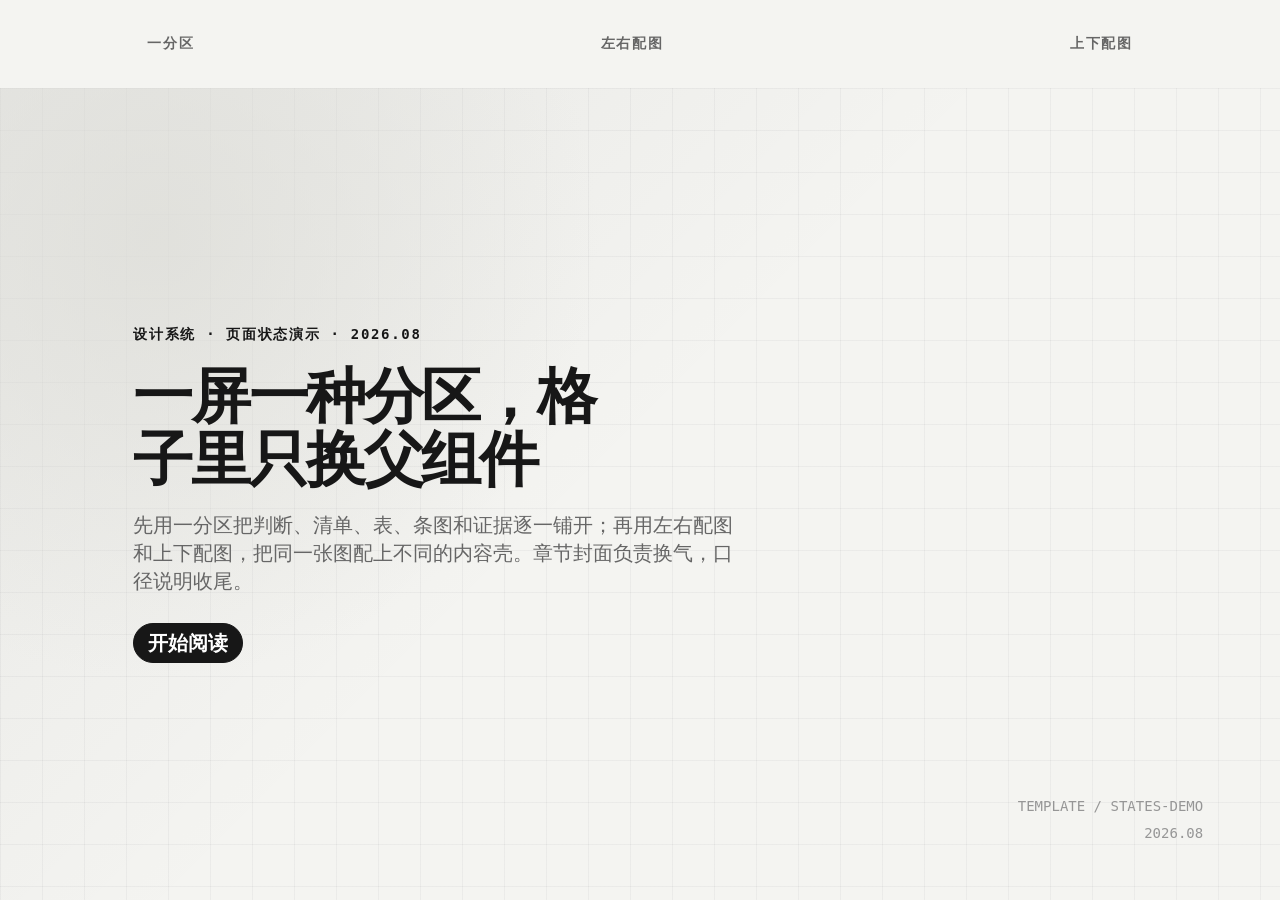
<file: templates/states-demo/index.html>
<!doctype html>
<html lang="zh-CN">
<head>
  <meta charset="utf-8">
  <meta name="viewport" content="width=device-width, initial-scale=1, viewport-fit=cover">
  <title>页面组件状态演示</title>
  <link rel="stylesheet" href="../shared/components.css">
  <link rel="stylesheet" href="../editorial-default/assets/template.css">
</head>
<body>
  <div class="theme-control" id="themeControl" aria-label="主题控制">
    <div class="theme-control__label">
      <span>THEME</span>
      <strong data-theme-name>Editorial 默认</strong>
    </div>
    <select data-theme-select aria-label="切换主题"></select>
    <button type="button" data-theme-import-trigger>导入主题</button>
    <input data-theme-import type="file" accept="application/json,.json" hidden>
    <p class="theme-control__hint">切换或导入主题后，整页设计语言会同步替换</p>
    <div class="theme-control__toast" data-theme-toast role="status" aria-live="polite"></div>
  </div>

  <div class="report-shell is-deck">
    <nav class="document-nav nav-underline is-sticky" data-component-id="navigation" aria-label="文档章节">
      <a href="#single" class="is-active">一分区</a>
      <a href="#split">左右配图</a>
      <a href="#stack">上下配图</a>
    </nav>

    <div class="report-stage" data-report-stage>
      <header class="section-header report-deck-head" data-deck-head>
        <span class="section-header__no" data-deck-no></span>
        <div>
          <h2 class="section-header__title" data-deck-title></h2>
          <p class="section-header__part" data-deck-part hidden></p>
        </div>
      </header>

      <div class="report-slides" data-report-slides>

        <section class="report-slide is-active" data-chapter="cover" data-slide="00" id="cover">
          <header class="report-cover">
            <div class="report-cover__meta">
              <span class="report-cover__kicker">设计系统 · 页面状态演示 · 2026.08</span>
            </div>
            <h1>一屏一种分区，格子里只换父组件</h1>
            <p class="report-cover__lead">先用一分区把判断、清单、表、条图和证据逐一铺开；再用左右配图和上下配图，把同一张图配上不同的内容壳。章节封面负责换气，口径说明收尾。</p>
            <div class="report-cover__actions">
              <a class="button primary" href="#single">开始阅读</a>
            </div>
            <div class="report-cover__aside">
              <span>TEMPLATE / STATES-DEMO</span>
              <span>2026.08</span>
            </div>
          </header>
        </section>

        <section class="report-slide is-chapter-cover" data-chapter="single" data-slide="01" id="single">
          <header class="chapter-cover">
            <span class="chapter-cover__no">01</span>
            <span class="chapter-cover__kicker">一分区</span>
            <h2 class="chapter-cover__title">整屏一块，父组件逐一替换</h2>
            <p class="chapter-cover__lead">1 分区只居中。可替换的父组件是 Callout、Card Grid、Card Grid 强调色、Stat Grid、Labeled List、Process Steps、Data Table、Bar Compare 和 Evidence。Evidence 把图片、截图、条带、单张 Media Switch 封面和同一问的多张封面并排全部走一遍。</p>
          </header>
        </section>

        <section class="report-section report-slide" data-chapter="single" data-slide="01.a" id="single-callout">
          <header class="section-header">
            <span class="section-header__no">01.a · 一分区</span>
            <div>
              <h2 class="section-header__title">整屏一块，父组件逐一替换</h2>
              <p class="section-header__part">Decision Callout</p>
            </div>
          </header>
          <div class="page-regions" data-regions="1" data-align="center">
            <div class="page-region" data-size="fill" data-align="center">
              <aside class="callout">
                <strong>结论：</strong>
                <p>跨城出行不是缺供给，而是入口分散、口径不齐、证据和判断经常拆开。先把同一条路径说清，再比较价格和履约。</p>
              </aside>
            </div>
          </div>
        </section>

        <section class="report-section report-slide" data-chapter="single" data-slide="01.b" id="single-band">
          <header class="section-header">
            <span class="section-header__no">01.b · 一分区</span>
            <div>
              <h2 class="section-header__title">整屏一块，父组件逐一替换</h2>
              <p class="section-header__part">Card Grid · 强调</p>
            </div>
          </header>
          <div class="page-regions" data-regions="1" data-align="center">
            <div class="page-region" data-size="fill" data-align="center">
              <div class="card-grid is-highlight" data-item-count="6" style="--component-columns: 3">
                <article class="report-card"><h3 class="report-card__title">完整</h3><p class="report-card__body">连续阅读，判断旁边就能看到证据。</p></article>
                <article class="report-card"><h3 class="report-card__title">清晰</h3><p class="report-card__body">一屏只推进一个问题，不叠两套结论。</p></article>
                <article class="report-card"><h3 class="report-card__title">可验证</h3><p class="report-card__body">数字、截图和来源跟所支持的句子相邻。</p></article>
                <article class="report-card"><h3 class="report-card__title">可比较</h3><p class="report-card__body">价格、条件和履约方式用同一组字段。</p></article>
                <article class="report-card"><h3 class="report-card__title">可追溯</h3><p class="report-card__body">时间、范围和统计方式写在口径里。</p></article>
                <article class="report-card"><h3 class="report-card__title">可行动</h3><p class="report-card__body">读者离开时知道下一步先验证哪条路径。</p></article>
              </div>
            </div>
          </div>
        </section>


        <section class="report-section report-slide" data-chapter="single" data-slide="01.c" id="single-cards">
          <header class="section-header">
            <span class="section-header__no">01.c · 一分区</span>
            <div>
              <h2 class="section-header__title">整屏一块，父组件逐一替换</h2>
              <p class="section-header__part">Card Grid</p>
            </div>
          </header>
          <div class="page-regions" data-regions="1" data-align="center">
            <div class="page-region" data-size="fill" data-align="center">
              <div class="card-grid" data-item-count="6" style="--component-columns: 3">
                <article class="report-card accent">
                  <span class="report-card__kicker">SIGNAL 01</span>
                  <h3 class="report-card__title">用户需要一个明确入口</h3>
                  <p class="report-card__body">把航司、铁路和陆运收成一条连续路径，减少反复确认。</p>
                </article>
                <article class="report-card accent">
                  <span class="report-card__kicker">SIGNAL 02</span>
                  <h3 class="report-card__title">比较必须使用同一口径</h3>
                  <p class="report-card__body">价格、材料和交接次数要在相同维度下并排。</p>
                </article>
                <article class="report-card accent">
                  <span class="report-card__kicker">SIGNAL 03</span>
                  <h3 class="report-card__title">证据要紧邻结论</h3>
                  <p class="report-card__body">现场照、界面截图和流程条不能离开所支持的判断。</p>
                </article>
                <article class="report-card accent">
                  <span class="report-card__kicker">SIGNAL 04</span>
                  <h3 class="report-card__title">行动需要明确优先级</h3>
                  <p class="report-card__body">先验证哪条路径，后补哪组字段，写在同一屏。</p>
                </article>
                <article class="report-card accent">
                  <span class="report-card__kicker">SIGNAL 05</span>
                  <h3 class="report-card__title">风险必须显式呈现</h3>
                  <p class="report-card__body">名额、检疫和高温限制与事实分开写，避免过度推断。</p>
                </article>
                <article class="report-card accent">
                  <span class="report-card__kicker">SIGNAL 06</span>
                  <h3 class="report-card__title">口径决定比较质量</h3>
                  <p class="report-card__body">统一时间、城市对和是否含人票后再比价格。</p>
                </article>
              </div>
            </div>
          </div>
        </section>


        <section class="report-section report-slide" data-chapter="single" data-slide="01.d" id="single-stats">
          <header class="section-header">
            <span class="section-header__no">01.d · 一分区</span>
            <div>
              <h2 class="section-header__title">整屏一块，父组件逐一替换</h2>
              <p class="section-header__part">Stat Grid</p>
            </div>
          </header>
          <div class="page-regions" data-regions="1" data-align="center">
            <div class="page-region" data-size="fill" data-align="center">
              <div class="card-grid" data-item-count="4" style="--component-columns: 4">
                <article class="report-card">
                  <b class="stat-value">364 / 9000</b>
                  <h3 class="report-card__title">每日可办车次</h3>
                  <p class="report-card__body">约占全国每日图定 G / D / C 车次的 4%。</p>
                </article>
                <article class="report-card">
                  <b class="stat-value">≤15</b>
                  <h3 class="report-card__title">高铁准入</h3>
                  <p class="report-card__body">同时要求肩高 ≤40cm、身长 ≤52cm。</p>
                </article>
                <article class="report-card">
                  <b class="stat-value">¥400–860</b>
                  <h3 class="report-card__title">携宠出行价格</h3>
                  <p class="report-card__body">按运输里程分四档浮动，人票另计。</p>
                </article>
                <article class="report-card">
                  <b class="stat-value">4</b>
                  <h3 class="report-card__title">跨城供给</h3>
                  <p class="report-card__body">客舱、航空托运、高铁托运和陆运。</p>
                </article>
              </div>
            </div>
          </div>
        </section>

        <section class="report-section report-slide" data-chapter="single" data-slide="01.e" id="single-list">
          <header class="section-header">
            <span class="section-header__no">01.e · 一分区</span>
            <div>
              <h2 class="section-header__title">整屏一块，父组件逐一替换</h2>
              <p class="section-header__part">Labeled List</p>
            </div>
          </header>
          <div class="page-regions" data-regions="1" data-align="center">
            <div class="page-region" data-size="fill" data-align="center">
              <div class="list-block" data-item-count="4">
                <div class="list-row"><span class="list-row__label">适用场景</span><p class="list-row__text">需要用固定维度解释规则、条件或办理材料时，用标签列锁住字段名。</p></div>
                <div class="list-row"><span class="list-row__label">运输方式</span><p class="list-row__text">铁路提供 54×43×40cm 专用运输箱，每箱 1 只，放置在列车指定行李车厢。</p></div>
                <div class="list-row"><span class="list-row__label">预约时间</span><p class="list-row__text">携宠出行至少提前 1 天预约；当天 12:00 前可约次日，12:00 后最早约第三日。</p></div>
                <div class="list-row"><span class="list-row__label">办理材料</span><p class="list-row__text">携带宠物、本人有效身份证件、购票证明及承运当日有效的《动物检疫合格证明》。</p></div>
              </div>
            </div>
          </div>
        </section>

        <section class="report-section report-slide" data-chapter="single" data-slide="01.f" id="single-steps">
          <header class="section-header">
            <span class="section-header__no">01.f · 一分区</span>
            <div>
              <h2 class="section-header__title">整屏一块，父组件逐一替换</h2>
              <p class="section-header__part">Process Steps</p>
            </div>
          </header>
          <div class="page-regions" data-regions="1" data-align="center">
            <div class="page-region" data-size="fill" data-align="center">
              <div class="steps" data-item-count="4">
                <article class="step">
                  <span class="step__index">01</span>
                  <div>
                    <h3 class="step__title">先确定核心命题</h3>
                    <p class="step__body">确认这份汇报最终要让读者理解或决定哪一条出行路径。</p>
                  </div>
                </article>
                <article class="step">
                  <span class="step__index">02</span>
                  <div>
                    <h3 class="step__title">组织章节推进</h3>
                    <p class="step__body">让每一节回答一个问题，并自然引出下一节的证据或比较。</p>
                  </div>
                </article>
                <article class="step">
                  <span class="step__index">03</span>
                  <div>
                    <h3 class="step__title">把证据放在判断旁边</h3>
                    <p class="step__body">现场照、截图和价格条共同构成可追溯的论证，不另开装饰页。</p>
                  </div>
                </article>
                <article class="step">
                  <span class="step__index">04</span>
                  <div>
                    <h3 class="step__title">收束为可执行建议</h3>
                    <p class="step__body">写清优先级、负责人和验收标准，再进入口径说明。</p>
                  </div>
                </article>
              </div>
            </div>
          </div>
        </section>


        <section class="report-section report-slide" data-chapter="single" data-slide="01.g" id="single-table">
          <header class="section-header">
            <span class="section-header__no">01.g · 一分区</span>
            <div>
              <h2 class="section-header__title">整屏一块，父组件逐一替换</h2>
              <p class="section-header__part">Data Table</p>
            </div>
          </header>
          <div class="page-regions" data-regions="1" data-align="center">
            <div class="page-region" data-size="fill" data-align="center">
              <div class="table-wrap">
                <table class="data-table">
                  <thead>
                    <tr>
                      <th>方案</th>
                      <th>状态</th>
                      <th>覆盖能力</th>
                      <th>实施成本</th>
                      <th>结论</th>
                    </tr>
                  </thead>
                  <tbody>
                    <tr>
                      <td><strong>方案 A · 高铁衔接</strong></td>
                      <td class="cell-tag"><span class="badge success">优先</span></td>
                      <td>完整</td>
                      <td>中等</td>
                      <td class="cell-best">优先验证</td>
                    </tr>
                    <tr>
                      <td><strong>方案 B · 陆运拼载</strong></td>
                      <td class="cell-tag"><span class="badge">补充</span></td>
                      <td>局部</td>
                      <td>较低</td>
                      <td>作为补充</td>
                    </tr>
                    <tr>
                      <td><strong>方案 C · 客舱代办</strong></td>
                      <td class="cell-tag"><span class="badge warning">暂缓</span></td>
                      <td>有限</td>
                      <td>较高</td>
                      <td class="cell-weak">暂不采用</td>
                    </tr>
                  </tbody>
                </table>
              </div>
            </div>
          </div>
        </section>


        <section class="report-section report-slide" data-chapter="single" data-slide="01.h" id="single-bar">
          <header class="section-header">
            <span class="section-header__no">01.h · 一分区</span>
            <div>
              <h2 class="section-header__title">整屏一块，父组件逐一替换</h2>
              <p class="section-header__part">Bar Compare · 横向条</p>
            </div>
          </header>
          <div class="page-regions" data-regions="1" data-align="center">
            <div class="page-region" data-size="fill" data-align="center">
              <div class="bar-compare" data-item-count="3">
                <div class="bar-compare__item">
                  <div class="bar-compare__row">
                    <span class="bar-compare__label">高铁托运</span>
                    <div class="bar-compare__track"><div class="bar-compare__fill" style="width:43%"></div></div>
                    <strong class="bar-compare__value">¥500</strong>
                  </div>
                  <p class="bar-compare__note">携宠出行优惠价，人票另计</p>
                </div>
                <div class="bar-compare__item">
                  <div class="bar-compare__row">
                    <span class="bar-compare__label">航空托运</span>
                    <div class="bar-compare__track"><div class="bar-compare__fill" data-tone="warning" style="width:58%"></div></div>
                    <strong class="bar-compare__value">约 ¥1,268</strong>
                  </div>
                  <p class="bar-compare__note">人票 + 服务费 + 平台服务费</p>
                </div>
                <div class="bar-compare__item">
                  <div class="bar-compare__row">
                    <span class="bar-compare__label">客舱代办</span>
                    <div class="bar-compare__track"><div class="bar-compare__fill" data-tone="danger" style="width:100%"></div></div>
                    <strong class="bar-compare__value">¥2,200</strong>
                  </div>
                  <p class="bar-compare__note">人票 + 增值服务 + 平台服务费</p>
                </div>
              </div>
            </div>
          </div>
        </section>

        <section class="report-section report-slide" data-chapter="single" data-slide="01.i" id="single-bar-v">
          <header class="section-header">
            <span class="section-header__no">01.i · 一分区</span>
            <div>
              <h2 class="section-header__title">整屏一块，父组件逐一替换</h2>
              <p class="section-header__part">Bar Compare · 纵向条</p>
            </div>
          </header>
          <div class="page-regions" data-regions="1" data-align="center">
            <div class="page-region" data-size="fill" data-align="center">
              <div class="bar-compare is-vertical" data-item-count="3">
                <div class="bar-compare__item">
                  <div class="bar-compare__row">
                    <span class="bar-compare__label">高铁托运</span>
                    <div class="bar-compare__track"><div class="bar-compare__fill" style="--bar-size:43%"></div></div>
                    <strong class="bar-compare__value">¥500</strong>
                  </div>
                  <p class="bar-compare__note">携宠出行优惠价，人票另计</p>
                </div>
                <div class="bar-compare__item">
                  <div class="bar-compare__row">
                    <span class="bar-compare__label">航空托运</span>
                    <div class="bar-compare__track"><div class="bar-compare__fill" data-tone="warning" style="--bar-size:58%"></div></div>
                    <strong class="bar-compare__value">约 ¥1,268</strong>
                  </div>
                  <p class="bar-compare__note">人票 + 服务费 + 平台服务费</p>
                </div>
                <div class="bar-compare__item">
                  <div class="bar-compare__row">
                    <span class="bar-compare__label">客舱代办</span>
                    <div class="bar-compare__track"><div class="bar-compare__fill" data-tone="danger" style="--bar-size:100%"></div></div>
                    <strong class="bar-compare__value">¥2,200</strong>
                  </div>
                  <p class="bar-compare__note">人票 + 增值服务 + 平台服务费</p>
                </div>
              </div>
            </div>
          </div>
        </section>

        <section class="report-section report-slide" data-chapter="single" data-slide="01.j" id="single-photo">
          <header class="section-header">
            <span class="section-header__no">01.j · 一分区</span>
            <div>
              <h2 class="section-header__title">整屏一块，父组件逐一替换</h2>
              <p class="section-header__part">Evidence · 图片 · 3:4 Fill</p>
            </div>
          </header>
          <div class="page-regions" data-regions="1" data-align="center">
            <div class="page-region" data-size="fill" data-align="center">
              <div class="image-grid evidence-gallery" data-image-ratio="3:4" data-image-fit="fill" data-item-count="3">
                <figure class="evidence-figure" data-image-ratio="3:4" data-image-fit="fill">
                  <div class="evidence-window"><img src="assets/cabin-01.jpg" alt="宠物装入软包进入飞机客舱"></div>
                  <figcaption><b>客舱软包</b><span>窗口按 3:4，Fill 铺满窗口。</span></figcaption>
                </figure>
                <figure class="evidence-figure" data-image-ratio="3:4" data-image-fit="fill">
                  <div class="evidence-window"><img src="assets/cabin-02.jpg" alt="宠物在飞机客舱内"></div>
                  <figcaption><b>客舱内陪伴</b><span>每张图有独立图注时用单行网格。</span></figcaption>
                </figure>
                <figure class="evidence-figure" data-image-ratio="3:4" data-image-fit="fill">
                  <div class="evidence-window"><img src="assets/rail-01.jpg" alt="高铁行李车厢内的宠物专用运输箱"></div>
                  <figcaption><b>高铁运输箱</b><span>放得下均分边距，放不下再横滑。</span></figcaption>
                </figure>
              </div>
            </div>
          </div>
        </section>

        <section class="report-section report-slide" data-chapter="single" data-slide="01.k" id="single-photo-fill">
          <header class="section-header">
            <span class="section-header__no">01.k · 一分区</span>
            <div>
              <h2 class="section-header__title">整屏一块，父组件逐一替换</h2>
              <p class="section-header__part">Evidence · 图片 · 4:3 Fill</p>
            </div>
          </header>
          <div class="page-regions" data-regions="1" data-align="center">
            <div class="page-region" data-size="fill" data-align="center">
              <div class="image-grid evidence-gallery" data-image-ratio="4:3" data-image-fit="fill" data-item-count="3">
                <figure class="evidence-figure" data-image-ratio="4:3" data-image-fit="fill">
                  <div class="evidence-window"><img src="assets/road-01.jpg" alt="宠物跨城运输车辆内部"></div>
                  <figcaption><b>陆运车厢</b><span>Fill 铺满窗口，边缘按比例裁切。</span></figcaption>
                </figure>
                <figure class="evidence-figure" data-image-ratio="4:3" data-image-fit="fill">
                  <div class="evidence-window"><img src="assets/road-03.jpg" alt="带固定笼位的专业宠物运输车"></div>
                  <figcaption><b>专业运输车</b><span>现场照需要铺满时才改 Fill。</span></figcaption>
                </figure>
                <figure class="evidence-figure" data-image-ratio="4:3" data-image-fit="fill">
                  <div class="evidence-window"><img src="assets/ride-together.jpg" alt="人宠共同乘坐跨城车辆"></div>
                  <figcaption><b>人宠同行</b><span>比例切换必须改变容器，而不是只改图。</span></figcaption>
                </figure>
              </div>
            </div>
          </div>
        </section>

        <section class="report-section report-slide" data-chapter="single" data-slide="01.l" id="single-shot">
          <header class="section-header">
            <span class="section-header__no">01.l · 一分区</span>
            <div>
              <h2 class="section-header__title">整屏一块，父组件逐一替换</h2>
              <p class="section-header__part">Evidence · 截图 · 0.46:1</p>
            </div>
          </header>
          <div class="page-regions" data-regions="1" data-align="center">
            <div class="page-region" data-size="fill" data-align="center">
              <div class="image-grid evidence-gallery" data-image-kind="shot" data-image-ratio="0.46:1" data-image-fit="fit" data-item-count="3">
                <figure class="evidence-figure" data-image-kind="shot" data-image-ratio="0.46:1" data-image-fit="fit">
                  <div class="evidence-window"><img src="assets/pet-profile.png" alt="宠物档案界面"></div>
                  <figcaption><b>宠物档案</b><span>窗口锁定 0.46:1，Fit 完整露出。</span></figcaption>
                </figure>
                <figure class="evidence-figure" data-image-kind="shot" data-image-ratio="0.46:1" data-image-fit="fit">
                  <div class="evidence-window"><img src="assets/pet-travel.png" alt="宠物出行下单界面"></div>
                  <figcaption><b>出行下单</b><span>卡片宽度跟图走，图注不比图宽。</span></figcaption>
                </figure>
                <figure class="evidence-figure" data-image-kind="shot" data-image-ratio="0.46:1" data-image-fit="fit">
                  <div class="evidence-window"><img src="assets/pet-delivery.png" alt="宠物配送进度界面"></div>
                  <figcaption><b>配送进度</b><span>长截图在窗内上下滚动，禁止 cover。</span></figcaption>
                </figure>
              </div>
            </div>
          </div>
        </section>

        <section class="report-section report-slide" data-chapter="single" data-slide="01.m" id="single-strip">
          <header class="section-header">
            <span class="section-header__no">01.m · 一分区</span>
            <div>
              <h2 class="section-header__title">整屏一块，父组件逐一替换</h2>
              <p class="section-header__part">Evidence · 条带</p>
            </div>
          </header>
          <div class="page-regions" data-regions="1" data-align="center">
            <div class="page-region" data-size="fill" data-align="center">
              <div class="image-grid evidence-gallery" data-image-kind="strip" data-item-count="1">
                <figure class="evidence-figure" data-image-kind="strip">
                  <div class="evidence-window"><img src="assets/rail-ota-flow.jpg" alt="高铁宠物托运预约流程合成条"></div>
                  <figcaption><b>预约流程条</b><span>宽/高 ≥ 2 时只放 1 张，左对齐，过宽横滑。</span></figcaption>
                </figure>
              </div>
            </div>
          </div>
        </section>

        <section class="report-section report-slide" data-chapter="single" data-slide="01.n" id="single-cover">
          <header class="section-header">
            <span class="section-header__no">01.n · 一分区</span>
            <div>
              <h2 class="section-header__title">整屏一块，父组件逐一替换</h2>
              <p class="section-header__part">Evidence · Media Switch 封面</p>
            </div>
          </header>
          <div class="page-regions" data-regions="1" data-align="center">
            <div class="page-region" data-size="fill" data-align="center">
              <figure class="evidence-figure media-switch is-cover" data-hover="on" data-image-ratio="9:16" data-image-fit="fill">
                <div class="evidence-window">
                  <img data-media-main src="assets/cabin-01.jpg" alt="宠物装入软包进入飞机客舱">
                  <div class="media-switch__thumbs" aria-label="切换客舱图片">
                    <button class="media-switch__thumb is-active" type="button" data-src="assets/cabin-01.jpg" data-alt="宠物装入软包进入飞机客舱"><img src="assets/cabin-01.jpg" alt="软包内的客舱宠物"></button>
                    <button class="media-switch__thumb" type="button" data-src="assets/cabin-02.jpg" data-alt="宠物在飞机客舱内"><img src="assets/cabin-02.jpg" alt="客舱内的宠物"></button>
                  </div>
                  <div class="media-switch__panel">
                    <h3>飞机进客舱</h3>
                    <p>主图当封面。Hover 主图时知识从底部铺满图窗；hover 底部缩略图不展开。</p>
                    <div class="list-block">
                      <div class="list-row"><span class="list-row__label">宠物位置</span><p class="list-row__text">客舱座椅下方软包</p></div>
                      <div class="list-row"><span class="list-row__label">主人</span><p class="list-row__text">必须同行</p></div>
                      <div class="list-row"><span class="list-row__label">主要限制</span><p class="list-row__text">机场白名单、名额、体重与软包要求</p></div>
                    </div>
                  </div>
                </div>
                <button class="media-switch__label" type="button">飞机进客舱</button>
              </figure>
            </div>
          </div>
        </section>

        <section class="report-section report-slide" data-chapter="single" data-slide="01.o" id="single-covers">
          <header class="section-header">
            <span class="section-header__no">01.o · 一分区</span>
            <div>
              <h2 class="section-header__title">整屏一块，父组件逐一替换</h2>
              <p class="section-header__part">Evidence · Media Switch 封面并排</p>
            </div>
          </header>
          <div class="page-regions" data-regions="1" data-align="center">
            <div class="page-region" data-size="fill" data-align="center">
              <div class="image-grid evidence-gallery" data-image-ratio="9:16" data-image-fit="fill" data-item-count="4">
                <figure class="evidence-figure media-switch is-cover" data-hover="on" data-image-ratio="9:16" data-image-fit="fill">
                  <div class="evidence-window">
                    <img data-media-main src="assets/cabin-01.jpg" alt="宠物装入软包进入飞机客舱">
                    <div class="media-switch__thumbs" aria-label="切换客舱图片">
                      <button class="media-switch__thumb is-active" type="button" data-src="assets/cabin-01.jpg" data-alt="宠物装入软包进入飞机客舱"><img src="assets/cabin-01.jpg" alt="软包内的客舱宠物"></button>
                      <button class="media-switch__thumb" type="button" data-src="assets/cabin-02.jpg" data-alt="宠物在飞机客舱内"><img src="assets/cabin-02.jpg" alt="客舱内的宠物"></button>
                    </div>
                    <div class="media-switch__panel">
                      <h3>飞机进客舱</h3>
                      <p>同一问下的多张封面排一屏，不要拆成四页。</p>
                      <div class="list-block">
                        <div class="list-row"><span class="list-row__label">宠物位置</span><p class="list-row__text">客舱座椅下方软包</p></div>
                        <div class="list-row"><span class="list-row__label">主人</span><p class="list-row__text">必须同行</p></div>
                      </div>
                    </div>
                  </div>
                  <button class="media-switch__label" type="button">飞机进客舱</button>
                </figure>
                <figure class="evidence-figure media-switch is-cover" data-hover="on" data-image-ratio="9:16" data-image-fit="fill">
                  <div class="evidence-window">
                    <img data-media-main src="assets/air-cargo-01.jpg" alt="航空箱在机场完成固定与交运">
                    <div class="media-switch__thumbs" aria-label="切换托运图片">
                      <button class="media-switch__thumb is-active" type="button" data-src="assets/air-cargo-01.jpg" data-alt="航空箱在机场完成固定与交运"><img src="assets/air-cargo-01.jpg" alt="航空箱固定"></button>
                      <button class="media-switch__thumb" type="button" data-src="assets/air-cargo-02.jpg" data-alt="工作人员装卸宠物航空箱"><img src="assets/air-cargo-02.jpg" alt="机场装卸"></button>
                      <button class="media-switch__thumb" type="button" data-src="assets/air-cargo-03.jpg" data-alt="飞机货舱内部环境"><img src="assets/air-cargo-03.jpg" alt="货舱内部"></button>
                    </div>
                    <div class="media-switch__panel">
                      <h3>飞机托运</h3>
                      <p>点开各自看图和字段。Hover 只作用于当前这一张。</p>
                      <div class="list-block">
                        <div class="list-row"><span class="list-row__label">宠物位置</span><p class="list-row__text">有氧货舱航空箱</p></div>
                        <div class="list-row"><span class="list-row__label">主人</span><p class="list-row__text">可同行或不同行</p></div>
                      </div>
                    </div>
                  </div>
                  <button class="media-switch__label" type="button">飞机托运</button>
                </figure>
                <figure class="evidence-figure media-switch is-cover" data-hover="on" data-image-ratio="9:16" data-image-fit="fill">
                  <div class="evidence-window">
                    <img data-media-main src="assets/rail-05.jpg" alt="高铁宠物运输箱的温湿度与氧气监控">
                    <div class="media-switch__thumbs" aria-label="切换高铁图片">
                      <button class="media-switch__thumb is-active" type="button" data-src="assets/rail-05.jpg" data-alt="高铁宠物运输箱的温湿度与氧气监控"><img src="assets/rail-05.jpg" alt="环境监控屏"></button>
                      <button class="media-switch__thumb" type="button" data-src="assets/rail-01.jpg" data-alt="高铁行李车厢内的宠物专用运输箱"><img src="assets/rail-01.jpg" alt="高铁宠物运输箱"></button>
                    </div>
                    <div class="media-switch__panel">
                      <h3>高铁托运</h3>
                      <p>四张封面均分一屏宽度，高度铺满，不再按单张 3:4 收成横滑。</p>
                      <div class="list-block">
                        <div class="list-row"><span class="list-row__label">宠物位置</span><p class="list-row__text">行李车厢专用运输箱</p></div>
                        <div class="list-row"><span class="list-row__label">主人</span><p class="list-row__text">通常乘坐同一车次</p></div>
                      </div>
                    </div>
                  </div>
                  <button class="media-switch__label" type="button">高铁托运</button>
                </figure>
                <figure class="evidence-figure media-switch is-cover" data-hover="on" data-image-ratio="9:16" data-image-fit="fill">
                  <div class="evidence-window">
                    <img data-media-main src="assets/road-01.jpg" alt="宠物跨城运输车辆内部">
                    <div class="media-switch__thumbs" aria-label="切换陆运图片">
                      <button class="media-switch__thumb is-active" type="button" data-src="assets/road-01.jpg" data-alt="宠物跨城运输车辆内部"><img src="assets/road-01.jpg" alt="运输车辆内部"></button>
                      <button class="media-switch__thumb" type="button" data-src="assets/road-03.jpg" data-alt="带固定笼位的专业宠物运输车"><img src="assets/road-03.jpg" alt="专业运输车"></button>
                    </div>
                    <div class="media-switch__panel">
                      <h3>陆运</h3>
                      <p>这是一次比较，不是四个主张。</p>
                      <div class="list-block">
                        <div class="list-row"><span class="list-row__label">宠物位置</span><p class="list-row__text">运输车笼位或同行座舱</p></div>
                        <div class="list-row"><span class="list-row__label">主人</span><p class="list-row__text">可同行或不同行</p></div>
                      </div>
                    </div>
                  </div>
                  <button class="media-switch__label" type="button">陆运</button>
                </figure>
              </div>
            </div>
          </div>
        </section>

        <section class="report-slide is-chapter-cover" data-chapter="split" data-slide="02" id="split">
          <header class="chapter-cover">
            <span class="chapter-cover__no">02</span>
            <span class="chapter-cover__kicker">配图 · 左右</span>
            <h2 class="chapter-cover__title">左边固定是图，右侧逐一换壳</h2>
            <p class="chapter-cover__lead">左右配图的图槽不是 Evidence，不显示图注。右侧可换成默认文案、Labeled List、Process Steps、Card Grid 强调色或 Bar Compare，不得放普通 Card Grid 和 Data Table。</p>
          </header>
        </section>

        <section class="report-section report-slide" data-chapter="split" data-slide="02.a" id="split-copy">
          <header class="section-header">
            <span class="section-header__no">02.a · 左右配图</span>
            <div>
              <h2 class="section-header__title">左边固定是图，右侧逐一换壳</h2>
              <p class="section-header__part">默认文案</p>
            </div>
          </header>
          <div class="page-regions media-page" data-media-page="split" data-regions="2" data-split="columns" data-track="fill-fit">
            <div class="page-region" data-slot="media" data-size="fill" data-align="start">
              <figure class="evidence-figure" data-image-ratio="3:4" data-image-fit="fill" data-caption="off">
                <div class="evidence-window"><img src="assets/pet-van.jpg" alt="宠物跨城运输车辆"></div>
              </figure>
            </div>
            <div class="page-region" data-slot="copy" data-size="fill" data-align="start">
              <div class="media-page__copy">
                <span class="eyebrow">EVIDENCE 01</span>
                <h3>图片不是装饰，而是证据</h3>
                <p>这张车内照片说明陆运把宠物放进固定笼位。右侧默认文案沿用原来 Media Card 的标题、正文和来源。</p>
                <div class="media-meta">来源：陆运现场资料 · 2026</div>
              </div>
            </div>
          </div>
        </section>

        <section class="report-section report-slide" data-chapter="split" data-slide="02.b" id="split-list">
          <header class="section-header">
            <span class="section-header__no">02.b · 左右配图</span>
            <div>
              <h2 class="section-header__title">左边固定是图，右侧逐一换壳</h2>
              <p class="section-header__part">Labeled List</p>
            </div>
          </header>
          <div class="page-regions media-page" data-media-page="split" data-regions="2" data-split="columns" data-track="fill-fit">
            <div class="page-region" data-slot="media" data-size="fill" data-align="start">
              <figure class="evidence-figure" data-image-ratio="3:4" data-image-fit="fill" data-caption="off">
                <div class="evidence-window"><img src="assets/rail-05.jpg" alt="高铁宠物运输箱的温湿度与氧气监控"></div>
              </figure>
            </div>
            <div class="page-region" data-slot="copy" data-size="fill" data-align="start">
              <div class="list-block" data-item-count="4">
                <div class="list-row"><span class="list-row__label">运输环境</span><p class="list-row__text">恒温监控运输箱，途中不能探视。</p></div>
                <div class="list-row"><span class="list-row__label">办理时间</span><p class="list-row__text">开车前至少 2 小时到中铁快运营业部。</p></div>
                <div class="list-row"><span class="list-row__label">领取时间</span><p class="list-row__text">列车到站后建议在 1 小时内领取。</p></div>
                <div class="list-row"><span class="list-row__label">基础保险</span><p class="list-row__text">两种服务均含 ¥2,000 基础保险。</p></div>
              </div>
            </div>
          </div>
        </section>

        <section class="report-section report-slide" data-chapter="split" data-slide="02.c" id="split-steps">
          <header class="section-header">
            <span class="section-header__no">02.c · 左右配图</span>
            <div>
              <h2 class="section-header__title">左边固定是图，右侧逐一换壳</h2>
              <p class="section-header__part">Process Steps</p>
            </div>
          </header>
          <div class="page-regions media-page" data-media-page="split" data-regions="2" data-split="columns" data-track="fill-fit">
            <div class="page-region" data-slot="media" data-size="fill" data-align="start">
              <figure class="evidence-figure" data-image-ratio="3:4" data-image-fit="fill" data-caption="off">
                <div class="evidence-window"><img src="assets/monitoring.jpg" alt="运输过程监控"></div>
              </figure>
            </div>
            <div class="page-region" data-slot="copy" data-size="fill" data-align="start">
              <div class="steps" data-item-count="3">
                <article class="step">
                  <span class="step__index">01</span>
                  <div>
                    <h3 class="step__title">线上预约仓位</h3>
                    <p class="step__body">先锁定车次和运输箱，再买对应人票。</p>
                  </div>
                </article>
                <article class="step">
                  <span class="step__index">02</span>
                  <div>
                    <h3 class="step__title">到站办理交接</h3>
                    <p class="step__body">携带检疫证明和购票证明，完成装箱。</p>
                  </div>
                </article>
                <article class="step">
                  <span class="step__index">03</span>
                  <div>
                    <h3 class="step__title">到站限时领取</h3>
                    <p class="step__body">到站后按营业部指引领取，避免滞留。</p>
                  </div>
                </article>
              </div>
            </div>
          </div>
        </section>

        <section class="report-section report-slide" data-chapter="split" data-slide="02.d" id="split-band">
          <header class="section-header">
            <span class="section-header__no">02.d · 左右配图</span>
            <div>
              <h2 class="section-header__title">左边固定是图，右侧逐一换壳</h2>
              <p class="section-header__part">Card Grid · 强调</p>
            </div>
          </header>
          <div class="page-regions media-page" data-media-page="split" data-regions="2" data-split="columns" data-track="fill-fit">
            <div class="page-region" data-slot="media" data-size="fill" data-align="start">
              <figure class="evidence-figure" data-image-ratio="3:4" data-image-fit="fill" data-caption="off">
                <div class="evidence-window"><img src="assets/cabin-01.jpg" alt="宠物装入软包进入飞机客舱"></div>
              </figure>
            </div>
            <div class="page-region" data-slot="copy" data-size="fill" data-align="start">
              <div class="card-grid is-highlight" data-item-count="4" style="--component-columns: 2">
                <article class="report-card"><h3 class="report-card__title">陪伴</h3><p class="report-card__body">全程在客舱，飞行时间最短。</p></article>
                <article class="report-card"><h3 class="report-card__title">名额</h3><p class="report-card__body">单班数量少，需要提前锁位。</p></article>
                <article class="report-card"><h3 class="report-card__title">软包</h3><p class="report-card__body">尺寸和材质由航司当场核验。</p></article>
                <article class="report-card"><h3 class="report-card__title">费用</h3><p class="report-card__body">通常是四条路径里最高的一档。</p></article>
              </div>
            </div>
          </div>
        </section>

        <section class="report-section report-slide" data-chapter="split" data-slide="02.e" id="split-bar">
          <header class="section-header">
            <span class="section-header__no">02.e · 左右配图</span>
            <div>
              <h2 class="section-header__title">左边固定是图，右侧逐一换壳</h2>
              <p class="section-header__part">Bar Compare</p>
            </div>
          </header>
          <div class="page-regions media-page" data-media-page="split" data-regions="2" data-split="columns" data-track="fill-fit">
            <div class="page-region" data-slot="media" data-size="fill" data-align="start">
              <figure class="evidence-figure" data-image-ratio="3:4" data-image-fit="fill" data-caption="off">
                <div class="evidence-window"><img src="assets/air-cargo-01.jpg" alt="航空箱在机场完成固定与交运"></div>
              </figure>
            </div>
            <div class="page-region" data-slot="copy" data-size="fill" data-align="start">
              <div class="bar-compare" data-item-count="3">
                <div class="bar-compare__item">
                  <div class="bar-compare__row">
                    <span class="bar-compare__label">同机托运</span>
                    <div class="bar-compare__track"><div class="bar-compare__fill" style="width:43%"></div></div>
                    <strong class="bar-compare__value">¥548</strong>
                  </div>
                  <p class="bar-compare__note">派到样本，未计人票</p>
                </div>
                <div class="bar-compare__item">
                  <div class="bar-compare__row">
                    <span class="bar-compare__label">单独飞</span>
                    <div class="bar-compare__track"><div class="bar-compare__fill" data-tone="warning" style="width:74%"></div></div>
                    <strong class="bar-compare__value">¥950</strong>
                  </div>
                  <p class="bar-compare__note">未计代办、箱包与保险</p>
                </div>
                <div class="bar-compare__item">
                  <div class="bar-compare__row">
                    <span class="bar-compare__label">客舱服务</span>
                    <div class="bar-compare__track"><div class="bar-compare__fill" data-tone="danger" style="width:100%"></div></div>
                    <strong class="bar-compare__value">¥1,430</strong>
                  </div>
                  <p class="bar-compare__note">客舱基础服务费，人票另计</p>
                </div>
              </div>
            </div>
          </div>
        </section>

        <section class="report-slide is-chapter-cover" data-chapter="stack" data-slide="03" id="stack">
          <header class="chapter-cover">
            <span class="chapter-cover__no">03</span>
            <span class="chapter-cover__kicker">配图 · 上下</span>
            <h2 class="chapter-cover__title">上边铺满图，底部只排一行</h2>
            <p class="chapter-cover__lead">上下配图的图槽同样不显示图注。底部定高，可换成默认文案、Decision Callout、Card Grid 强调色、Card Grid 或 Stat Grid。Grid 四周留间隔后再铺满。</p>
          </header>
        </section>

        <section class="report-section report-slide" data-chapter="stack" data-slide="03.a" id="stack-copy">
          <header class="section-header">
            <span class="section-header__no">03.a · 上下配图</span>
            <div>
              <h2 class="section-header__title">上边铺满图，底部只排一行</h2>
              <p class="section-header__part">默认文案</p>
            </div>
          </header>
          <div class="page-regions media-page" data-media-page="stack" data-regions="2" data-split="rows" data-track="fill-fit">
            <div class="page-region" data-slot="media" data-size="fill" data-align="start">
              <figure class="evidence-figure" data-image-ratio="4:3" data-image-fit="fill" data-caption="off">
                <div class="evidence-window"><img src="assets/road-01.jpg" alt="宠物跨城运输车辆内部"></div>
              </figure>
            </div>
            <div class="page-region" data-slot="copy" data-size="fill" data-align="start">
              <div class="media-page__copy">
                <span class="eyebrow">EVIDENCE 02</span>
                <h3>陆运把空间换成时间</h3>
                <p>车厢内部说明笼位是固定的。底部默认文案只占一排，图吃掉剩余高度。</p>
                <div class="media-meta">来源：陆运现场资料 · 2026</div>
              </div>
            </div>
          </div>
        </section>

        <section class="report-section report-slide" data-chapter="stack" data-slide="03.b" id="stack-callout">
          <header class="section-header">
            <span class="section-header__no">03.b · 上下配图</span>
            <div>
              <h2 class="section-header__title">上边铺满图，底部只排一行</h2>
              <p class="section-header__part">Decision Callout</p>
            </div>
          </header>
          <div class="page-regions media-page" data-media-page="stack" data-regions="2" data-split="rows" data-track="fill-fit">
            <div class="page-region" data-slot="media" data-size="fill" data-align="start">
              <figure class="evidence-figure" data-image-ratio="4:3" data-image-fit="fill" data-caption="off">
                <div class="evidence-window"><img src="assets/ride-together.jpg" alt="人宠共同乘坐跨城车辆"></div>
              </figure>
            </div>
            <div class="page-region" data-slot="copy" data-size="fill" data-align="start">
              <aside class="callout">
                <strong>判断：</strong>
                <p>人宠同行适合短途和怕分离的宠物；它不能替代高铁或航空的时效，只能作为覆盖补充。</p>
              </aside>
            </div>
          </div>
        </section>

        <section class="report-section report-slide" data-chapter="stack" data-slide="03.c" id="stack-band">
          <header class="section-header">
            <span class="section-header__no">03.c · 上下配图</span>
            <div>
              <h2 class="section-header__title">上边铺满图，底部只排一行</h2>
              <p class="section-header__part">Card Grid · 强调</p>
            </div>
          </header>
          <div class="page-regions media-page" data-media-page="stack" data-regions="2" data-split="rows" data-track="fill-fit">
            <div class="page-region" data-slot="media" data-size="fill" data-align="start">
              <figure class="evidence-figure" data-image-ratio="4:3" data-image-fit="fill" data-caption="off">
                <div class="evidence-window"><img src="assets/road-03.jpg" alt="带固定笼位的专业宠物运输车"></div>
              </figure>
            </div>
            <div class="page-region" data-slot="copy" data-size="fill" data-align="start">
              <div class="card-grid is-highlight" data-item-count="3" style="--component-columns: 3">
                <article class="report-card"><h3 class="report-card__title">固定笼位</h3><p class="report-card__body">减少途中晃动和互相干扰。</p></article>
                <article class="report-card"><h3 class="report-card__title">专业车辆</h3><p class="report-card__body">覆盖体型和犬种比高铁更宽。</p></article>
                <article class="report-card"><h3 class="report-card__title">时效代价</h3><p class="report-card__body">北京到杭州通常要过夜。</p></article>
              </div>
            </div>
          </div>
        </section>

        <section class="report-section report-slide" data-chapter="stack" data-slide="03.d" id="stack-cards">
          <header class="section-header">
            <span class="section-header__no">03.d · 上下配图</span>
            <div>
              <h2 class="section-header__title">上边铺满图，底部只排一行</h2>
              <p class="section-header__part">Card Grid</p>
            </div>
          </header>
          <div class="page-regions media-page" data-media-page="stack" data-regions="2" data-split="rows" data-track="fill-fit">
            <div class="page-region" data-slot="media" data-size="fill" data-align="start">
              <figure class="evidence-figure" data-image-ratio="4:3" data-image-fit="fill" data-caption="off">
                <div class="evidence-window"><img src="assets/air-methods.png" alt="航空宠物运输方式示意"></div>
              </figure>
            </div>
            <div class="page-region" data-slot="copy" data-size="fill" data-align="start">
              <div class="card-grid" data-item-count="3" style="--component-columns: 3">
                <article class="report-card accent">
                  <span class="report-card__kicker">AIR 01</span>
                  <h3 class="report-card__title">客舱</h3>
                  <p class="report-card__body">软包进舱，名额最紧。</p>
                </article>
                <article class="report-card accent">
                  <span class="report-card__kicker">AIR 02</span>
                  <h3 class="report-card__title">同机托运</h3>
                  <p class="report-card__body">货舱有氧，主人同航班。</p>
                </article>
                <article class="report-card accent">
                  <span class="report-card__kicker">AIR 03</span>
                  <h3 class="report-card__title">单独飞</h3>
                  <p class="report-card__body">两端交接，检疫材料更全。</p>
                </article>
              </div>
            </div>
          </div>
        </section>

        <section class="report-section report-slide" data-chapter="stack" data-slide="03.e" id="stack-stats">
          <header class="section-header">
            <span class="section-header__no">03.e · 上下配图</span>
            <div>
              <h2 class="section-header__title">上边铺满图，底部只排一行</h2>
              <p class="section-header__part">Stat Grid</p>
            </div>
          </header>
          <div class="page-regions media-page" data-media-page="stack" data-regions="2" data-split="rows" data-track="fill-fit">
            <div class="page-region" data-slot="media" data-size="fill" data-align="start">
              <figure class="evidence-figure" data-image-ratio="4:3" data-image-fit="fill" data-caption="off">
                <div class="evidence-window"><img src="assets/rail-01.jpg" alt="高铁行李车厢内的宠物专用运输箱"></div>
              </figure>
            </div>
            <div class="page-region" data-slot="copy" data-size="fill" data-align="start">
              <div class="card-grid" data-item-count="4" style="--component-columns: 4">
                <article class="report-card">
                  <b class="stat-value">163</b>
                  <h3 class="report-card__title">覆盖站点</h3>
                  <p class="report-card__body">目前可办高铁宠物托运的车站。</p>
                </article>
                <article class="report-card">
                  <b class="stat-value">4%</b>
                  <h3 class="report-card__title">车次占比</h3>
                  <p class="report-card__body">每日可办车次约占图定高铁的 4%。</p>
                </article>
                <article class="report-card">
                  <b class="stat-value">¥500</b>
                  <h3 class="report-card__title">京杭样本</h3>
                  <p class="report-card__body">约 1280km，对应携宠出行中间档。</p>
                </article>
                <article class="report-card">
                  <b class="stat-value">¥2,000</b>
                  <h3 class="report-card__title">基础保险</h3>
                  <p class="report-card__body">两种铁路服务都含基础保额。</p>
                </article>
              </div>
            </div>
          </div>
        </section>

        <section class="report-slide" data-chapter="notes" data-slide="notes" id="notes">
          <footer class="report-notes">
            <h2>数据口径说明</h2>
            <ol>
              <li>本演示用设计系统画布里的替换清单穷举页面状态：壳只有报告封面、章节封面、口径说明；分片只有 1 分区、配图左右、配图上下。</li>
              <li>1 分区可替换父组件：Decision Callout、Card Grid、Card Grid 强调色、Stat Grid、Labeled List、Process Steps、Data Table、Bar Compare（横向 / 纵向）、Evidence。</li>
              <li>Evidence 变体：图片 3:4 Fill、图片 4:3 Fill、截图 0.46:1、条带、单张 Media Switch 封面、同一问的多张封面并排。</li>
              <li>左右配图右侧只演示默认文案、Labeled List、Process Steps、Card Grid 强调色、Bar Compare。上下配图底部只演示默认文案、Decision Callout、Card Grid 强调色、Card Grid、Stat Grid。</li>
              <li>价格、车次和站点数字取自既有市场调研样本，仅用于把组件串成可读报告，不构成新的统计结论。</li>
              <li>视觉由设计 Token 驱动。主题栏固定在左下角。右键文字编辑、右键图片替换。翻页用键盘或顶栏。</li>
            </ol>
          </footer>
        </section>

      </div>
    </div>

    <div class="report-pager" data-report-pager>
      <button class="button subtle" type="button" data-slide-prev>上一屏</button>
      <span class="report-pager__label" data-slide-label aria-live="polite">00</span>
      <button class="button subtle" type="button" data-slide-next>下一屏</button>
    </div>
  </div>

  <script src="../shared/design-data.js"></script>
  <script src="../shared/theme-runtime.js"></script>
  <script src="../editorial-default/assets/template.js"></script>
</body>
</html>
</file>
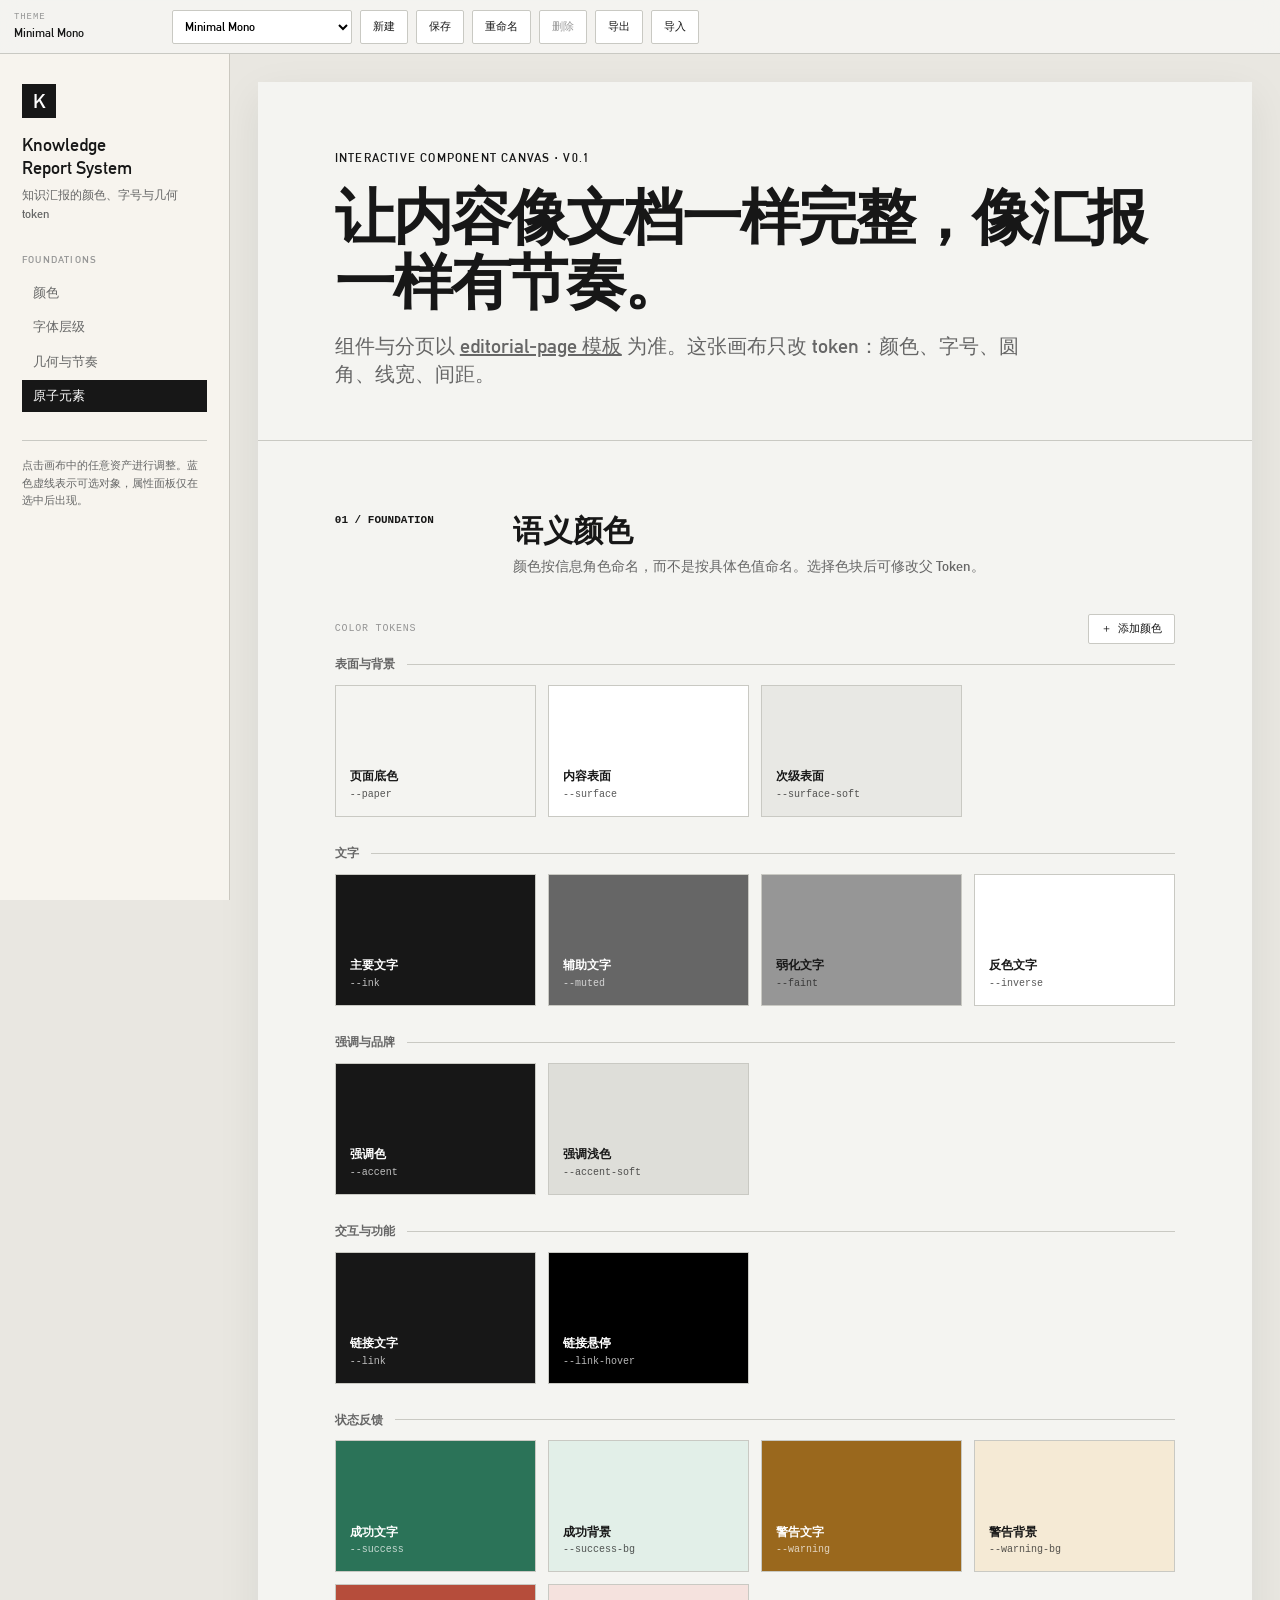
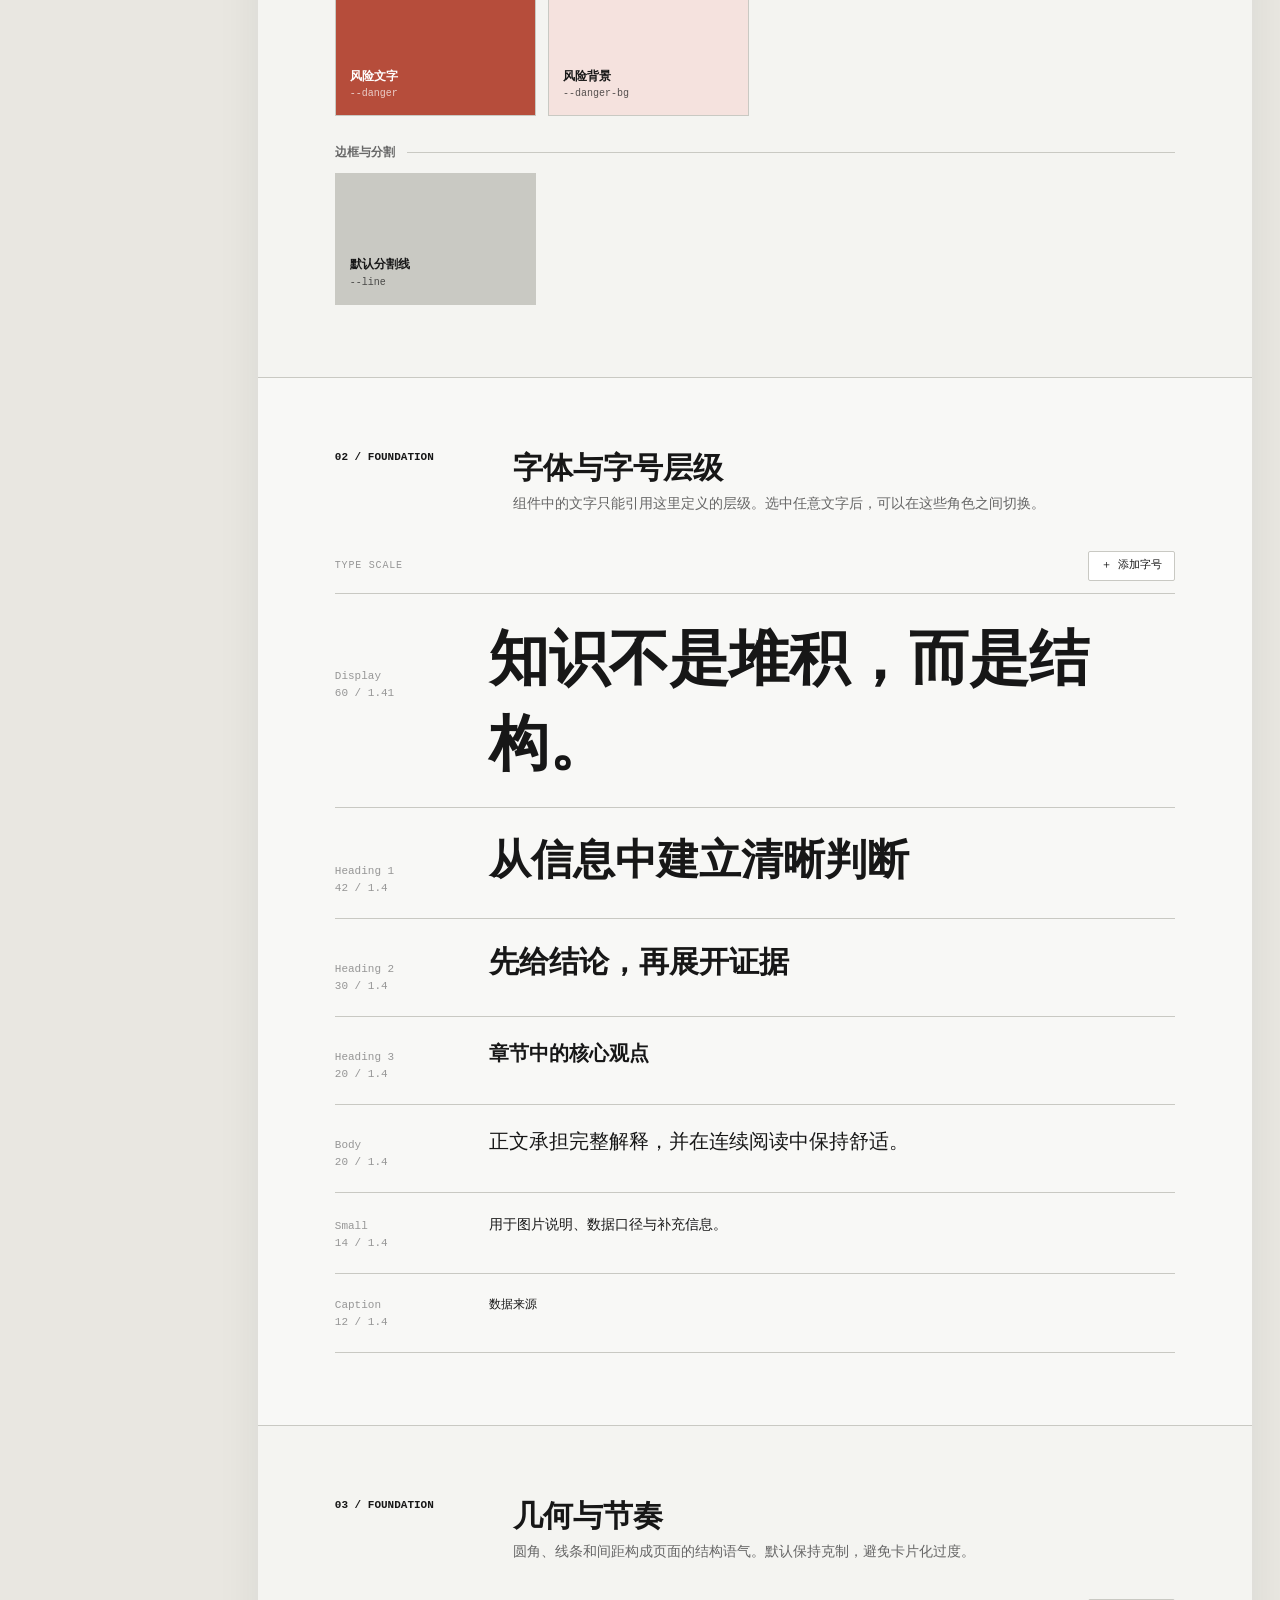
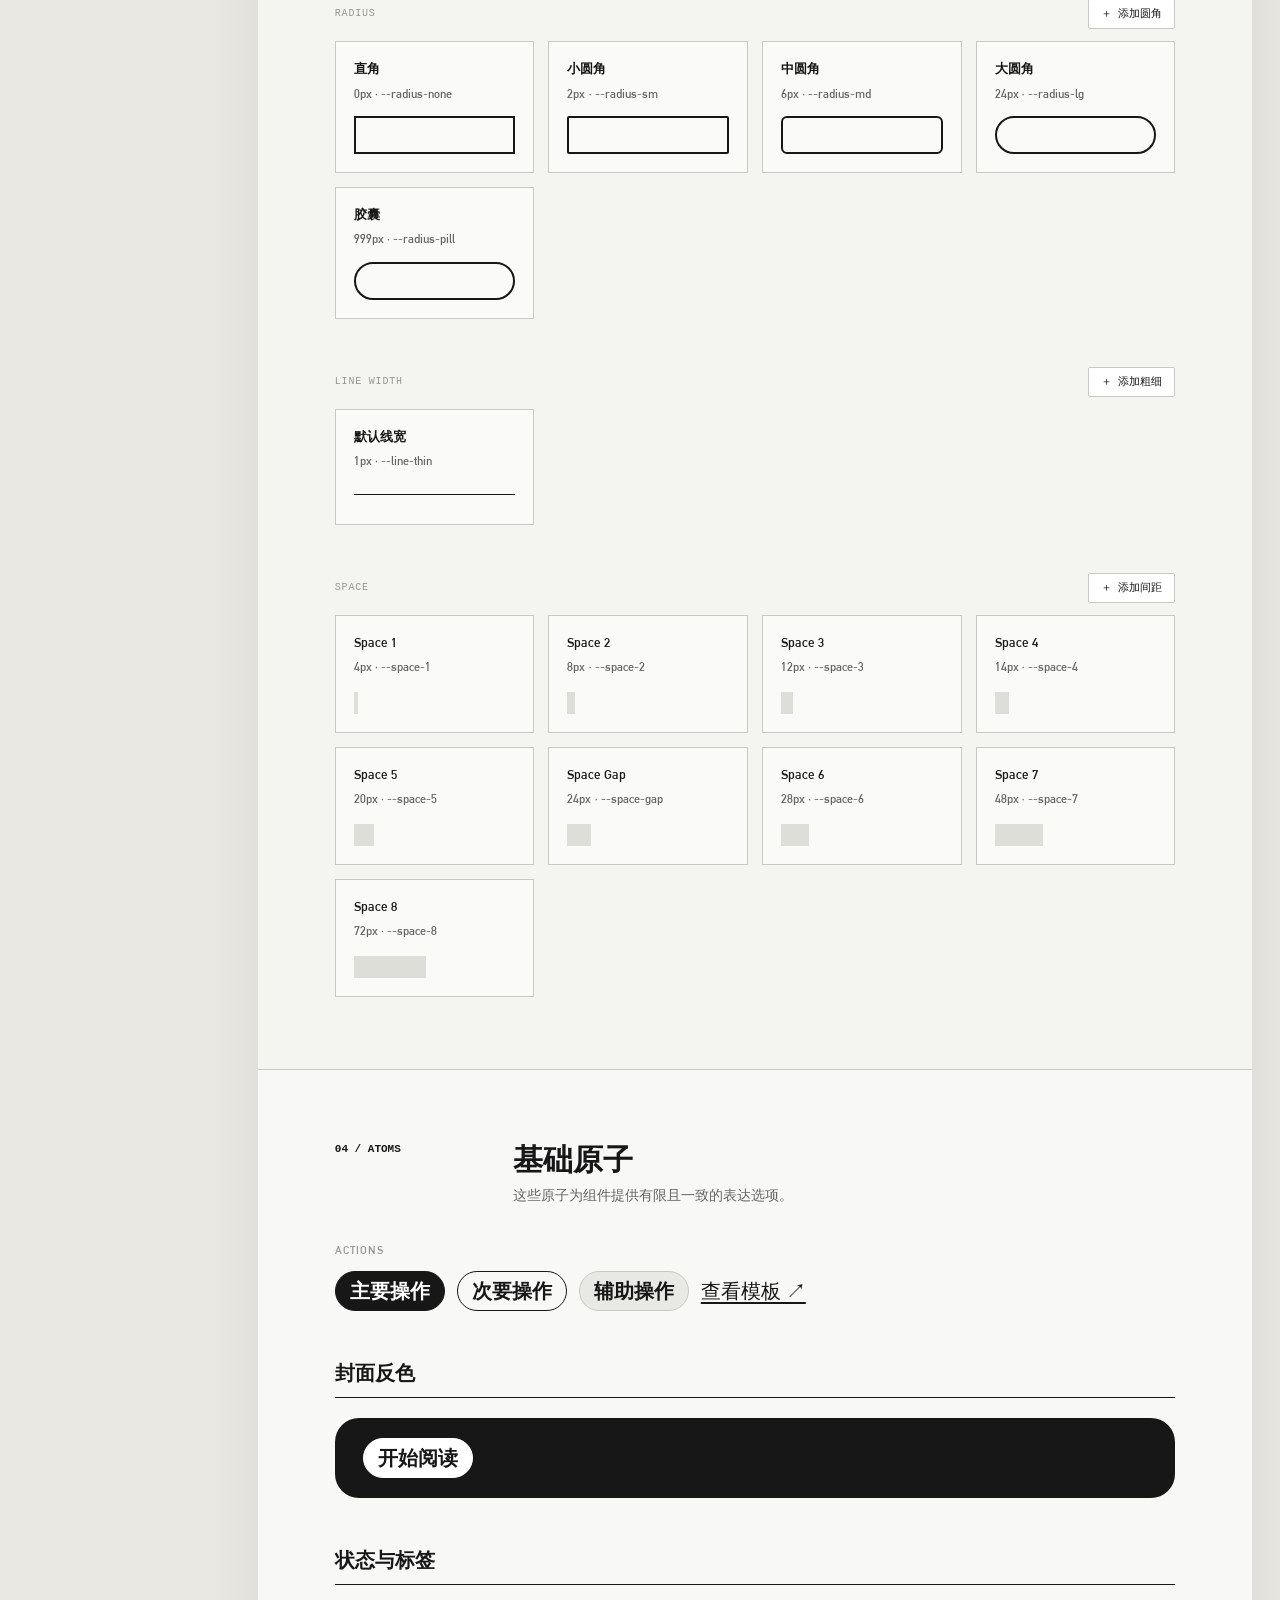
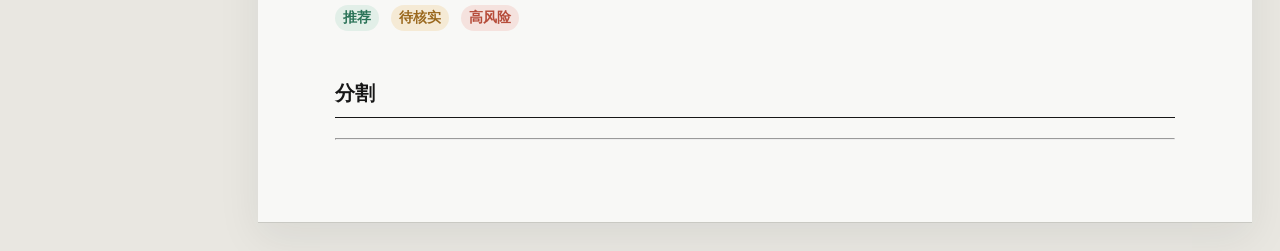
<file: templates/draft/design-system/index.html>
<!doctype html>
<html lang="zh-CN">
<head>
  <meta charset="utf-8">
  <meta name="viewport" content="width=device-width, initial-scale=1, viewport-fit=cover">
  <title>知识汇报 · HTML 设计系统画布</title>
  <link rel="stylesheet" href="../shared/components.css">
  <link rel="stylesheet" href="assets/styles.css">
</head>
<body>
  <header class="theme-bar" aria-label="主题管理">
    <div class="theme-bar__label"><span>THEME</span><strong id="activeThemeName">Minimal Mono</strong></div>
    <select id="themeSelect" aria-label="切换主题"></select>
    <button type="button" id="newTheme">新建</button>
    <button type="button" id="saveTheme">保存</button>
    <button type="button" id="renameTheme">重命名</button>
    <button type="button" id="deleteTheme">删除</button>
    <button type="button" id="exportTheme">导出</button>
    <button type="button" id="importTheme">导入</button>
    <input id="themeFileInput" type="file" accept="application/json" hidden>
  </header>
  <div class="app-shell">
    <aside class="side-nav" aria-label="设计系统导航">
      <div class="brand">
        <div class="brand-mark">K</div>
        <h1>Knowledge<br>Report System</h1>
        <p>知识汇报的颜色、字号与几何 token</p>
      </div>
      <div class="nav-label">Foundations</div>
      <nav>
        <a href="#colors">颜色</a>
        <a href="#typography">字体层级</a>
        <a href="#geometry">几何与节奏</a>
        <a href="#atoms">原子元素</a>
      </nav>
      <p class="nav-help">点击画布中的任意资产进行调整。蓝色虚线表示可选对象，属性面板仅在选中后出现。</p>
    </aside>

    <main class="workspace" id="workspace">
      <article class="canvas">
        <header class="canvas-header">
          <div class="eyebrow">Interactive component canvas · v0.1</div>
          <h1>让内容像文档一样完整，像汇报一样有节奏。</h1>
          <p>组件与分页以 <a href="../../editorial-page/index.html">editorial-page 模板</a> 为准。这张画布只改 token：颜色、字号、圆角、线宽、间距。</p>
        </header>

        <section class="spec-section" id="colors">
          <header class="spec-heading">
            <span class="spec-index">01 / FOUNDATION</span>
            <div><h2>语义颜色</h2><p>颜色按信息角色命名，而不是按具体色值命名。选择色块后可修改父 Token。</p></div>
          </header>
          <div class="collection-head"><span>Color Tokens</span><button type="button" class="add-token" data-add-token="colors">＋ 添加颜色</button></div>
          <div class="color-groups" id="colorTokenGrid"></div>
        </section>

        <section class="spec-section" id="typography">
          <header class="spec-heading">
            <span class="spec-index">02 / FOUNDATION</span>
            <div><h2>字体与字号层级</h2><p>组件中的文字只能引用这里定义的层级。选中任意文字后，可以在这些角色之间切换。</p></div>
          </header>
          <div class="collection-head"><span>Type Scale</span><button type="button" class="add-token" data-add-token="typeScale">＋ 添加字号</button></div>
          <div class="type-scale" id="typeScaleList" data-editable data-kind="type-system" data-node-label="字体系统"></div>
        </section>

        <section class="spec-section" id="geometry">
          <header class="spec-heading">
            <span class="spec-index">03 / FOUNDATION</span>
            <div><h2>几何与节奏</h2><p>圆角、线条和间距构成页面的结构语气。默认保持克制，避免卡片化过度。</p></div>
          </header>
          <div class="token-collection">
            <div class="collection-head"><span>Radius</span><button type="button" class="add-token" data-add-token="radii">＋ 添加圆角</button></div>
            <div class="foundation-row" id="radiusTokenGrid"></div>
          </div>
          <div class="token-collection">
            <div class="collection-head"><span>Line Width</span><button type="button" class="add-token" data-add-token="lineWidths">＋ 添加粗细</button></div>
            <div class="foundation-row" id="lineTokenGrid"></div>
          </div>
          <div class="token-collection">
            <div class="collection-head"><span>Space</span><button type="button" class="add-token" data-add-token="spaces">＋ 添加间距</button></div>
            <div class="foundation-row" id="spaceTokenGrid"></div>
          </div>
        </section>

        <section class="spec-section" id="atoms">
          <header class="spec-heading">
            <span class="spec-index">04 / ATOMS</span>
            <div><h2>基础原子</h2><p>这些原子为组件提供有限且一致的表达选项。</p></div>
          </header>

          <p class="spec-caption">Actions</p>
          <div class="atom-row">
            <button class="button primary" data-editable data-kind="button-atom" data-node-label="主要按钮">主要操作</button>
            <button class="button" data-editable data-kind="button-atom" data-node-label="次要按钮">次要操作</button>
            <button class="button subtle" data-editable data-kind="button-atom" data-node-label="弱化按钮">辅助操作</button>
            <a class="text-link" href="../../editorial-page/index.html" data-editable data-kind="link-atom" data-node-label="文字链接">查看模板 ↗</a>
          </div>
          <h3 class="subheading">封面反色</h3>
          <div class="atom-row atom-row--on-dark">
            <a class="button inverse" href="../../editorial-page/index.html#cover" data-editable data-kind="button-atom" data-node-label="反色按钮">开始阅读</a>
          </div>

          <h3 class="subheading">状态与标签</h3>
          <div class="atom-row">
            <span class="badge success" data-editable data-kind="badge-atom" data-node-label="成功状态">推荐</span>
            <span class="badge warning" data-editable data-kind="badge-atom" data-node-label="注意状态">待核实</span>
            <span class="badge danger" data-editable data-kind="badge-atom" data-node-label="风险状态">高风险</span>
          </div>

          <h3 class="subheading">分割</h3>
          <hr class="divider" data-editable data-kind="divider-atom" data-node-label="分割线">
        </section>

      </article>
    </main>
  </div>

  <aside class="inspector" id="inspector" aria-hidden="true" aria-label="属性检查器">
    <header class="inspector-head">
      <div><span>INSPECTOR</span><h2 id="inspectorTitle">未选择</h2></div>
      <button class="icon-button" id="closeInspector" type="button" aria-label="关闭属性检查器">×</button>
    </header>
    <nav class="breadcrumbs" id="breadcrumbs" aria-label="元素层级"></nav>
    <div class="inspector-body" id="inspectorBody"></div>
    <footer class="inspector-actions">
      <button type="button" id="resetSelection">重置组件</button>
      <button class="copy" type="button" id="copyConfig">复制配置</button>
    </footer>
  </aside>
  <div class="toast" id="toast" role="status" aria-live="polite">已复制</div>
  <dialog class="token-dialog" id="tokenDialog">
    <form id="tokenForm">
      <header><div><span>TOKEN</span><h2 id="tokenDialogTitle">新增 Token</h2></div><button type="button" id="closeTokenDialog" aria-label="关闭">×</button></header>
      <label>名称<input id="tokenName" required maxlength="30"></label>
      <label id="tokenColorGroupRow">使用场景
        <select id="tokenColorGroup">
          <option value="surface">表面与背景</option>
          <option value="text">文字</option>
          <option value="accent">强调与品牌</option>
          <option value="action">交互与功能</option>
          <option value="status">状态反馈</option>
          <option value="border">边框与分割</option>
        </select>
      </label>
      <label>数值<input id="tokenValue" required></label>
      <input id="tokenCategory" type="hidden">
      <input id="tokenEditingId" type="hidden">
      <footer><button type="button" id="cancelTokenDialog">取消</button><button class="primary" type="submit" id="confirmToken">保存</button></footer>
    </form>
  </dialog>
  <script src="../shared/design-data.js"></script>
  <script src="assets/playground.js"></script>
</body>
</html>
</file>
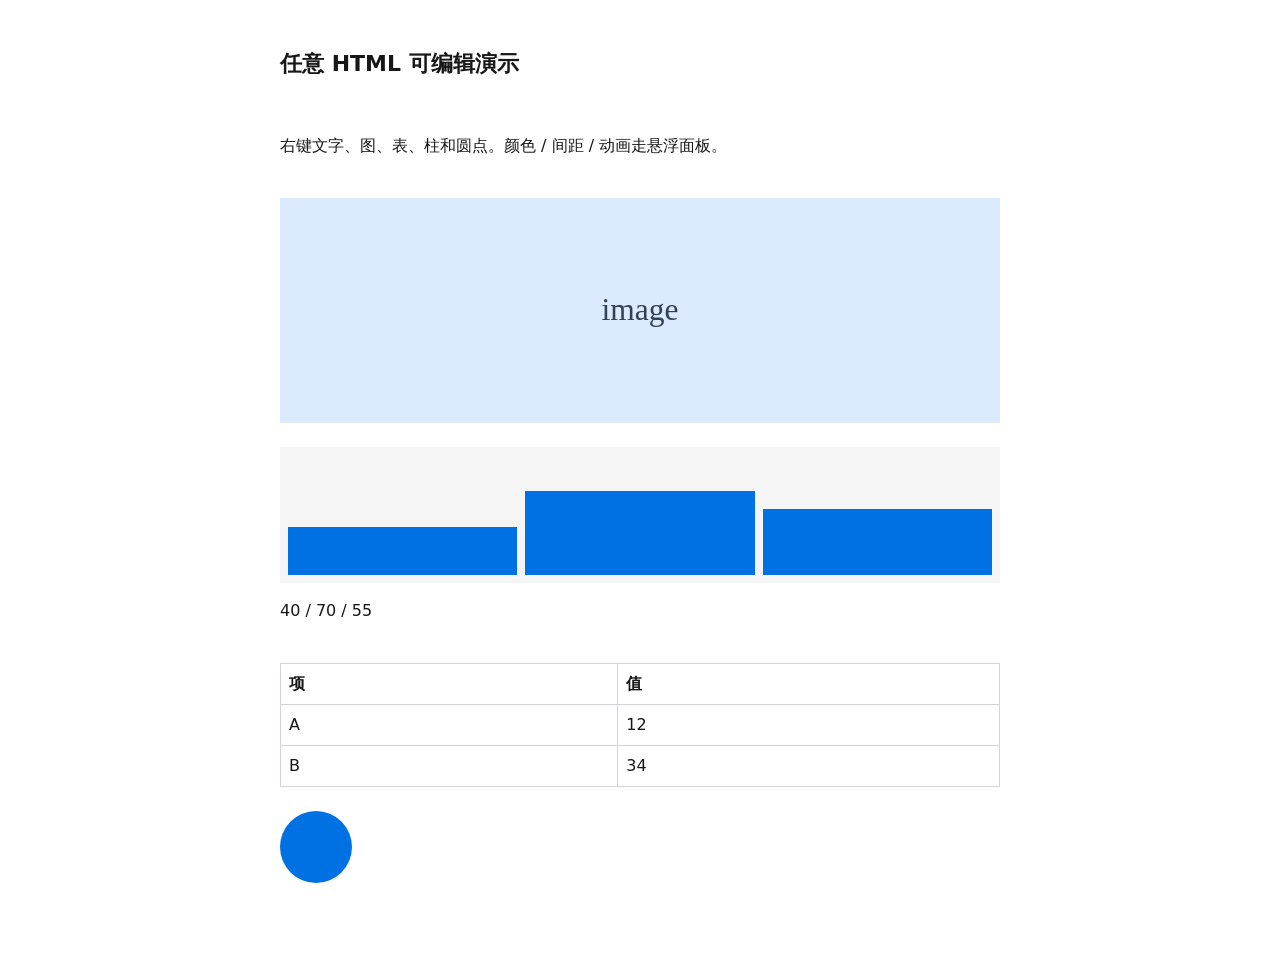
<file: editorial-html-universal/demo.html>
<!DOCTYPE html>
<html lang="zh-CN">
<head>
  <meta charset="utf-8">
  <meta name="viewport" content="width=device-width, initial-scale=1">
  <title>Universal editor demo</title>
  <link rel="stylesheet" href="editor/seed-edit.css">
  <style>
    :root {
      --c-text: #171717;
      --c-accent: #0071e3;
      --s-stack: 24px;
    }
    body {
      margin: 0 auto;
      max-width: 720px;
      padding: 32px 20px 80px;
      color: var(--c-text);
      font: 16px/1.5 system-ui, sans-serif;
    }
    h1 { font-size: 22px; }
    .stack { display: grid; gap: var(--s-stack); }
    .pulse {
      width: 72px;
      height: 72px;
      border-radius: 50%;
      background: var(--c-accent);
      animation: pulse 1.2s ease-in-out infinite;
    }
    @keyframes pulse {
      from { transform: scale(.85); opacity: .7; }
      to { transform: scale(1.08); opacity: 1; }
    }
    .bars {
      display: flex;
      align-items: flex-end;
      gap: 8px;
      height: 120px;
      padding: 8px;
      background: #f5f5f5;
    }
    .bars .col {
      flex: 1;
      background: var(--c-accent);
      min-height: 8px;
    }
    figure { margin: 0; }
    img { display: block; width: 100%; height: auto; background: #eee; }
    table { width: 100%; border-collapse: collapse; }
    td, th { border: 1px solid #d2d4d9; padding: 8px; text-align: left; }
  </style>
</head>
<body>
  <div class="stack">
    <h1>任意 HTML 可编辑演示</h1>
    <p>右键文字、图、表、柱和圆点。颜色 / 间距 / 动画走悬浮面板。</p>
    <figure data-seed-box>
      <img src="data:image/svg+xml,%3Csvg xmlns='http://www.w3.org/2000/svg' width='640' height='200'%3E%3Crect fill='%23dbeafe' width='640' height='200'/%3E%3Ctext x='50%25' y='54%25' text-anchor='middle' font-size='28' fill='%23334155'%3Eimage%3C/text%3E%3C/svg%3E" alt="占位图">
    </figure>
    <div data-seed-chart="bar-v" data-seed-chart-max="100">
      <div class="bars">
        <div class="col" data-seed-chart-bar data-seed-chart-i="0" data-seed-chart-dir="v" style="height:40%"></div>
        <div class="col" data-seed-chart-bar data-seed-chart-i="1" data-seed-chart-dir="v" style="height:70%"></div>
        <div class="col" data-seed-chart-bar data-seed-chart-i="2" data-seed-chart-dir="v" style="height:55%"></div>
      </div>
      <p>
        <span data-seed-chart-value data-seed-chart-i="0">40</span> /
        <span data-seed-chart-value data-seed-chart-i="1">70</span> /
        <span data-seed-chart-value data-seed-chart-i="2">55</span>
      </p>
    </div>
    <table>
      <thead><tr><th>项</th><th>值</th></tr></thead>
      <tbody>
        <tr><td>A</td><td>12</td></tr>
        <tr><td>B</td><td>34</td></tr>
      </tbody>
    </table>
    <div class="pulse" aria-label="动画圆点"></div>
  </div>
  <script src="editor/seed-edit.js" defer></script>
</body>
</html>
</file>
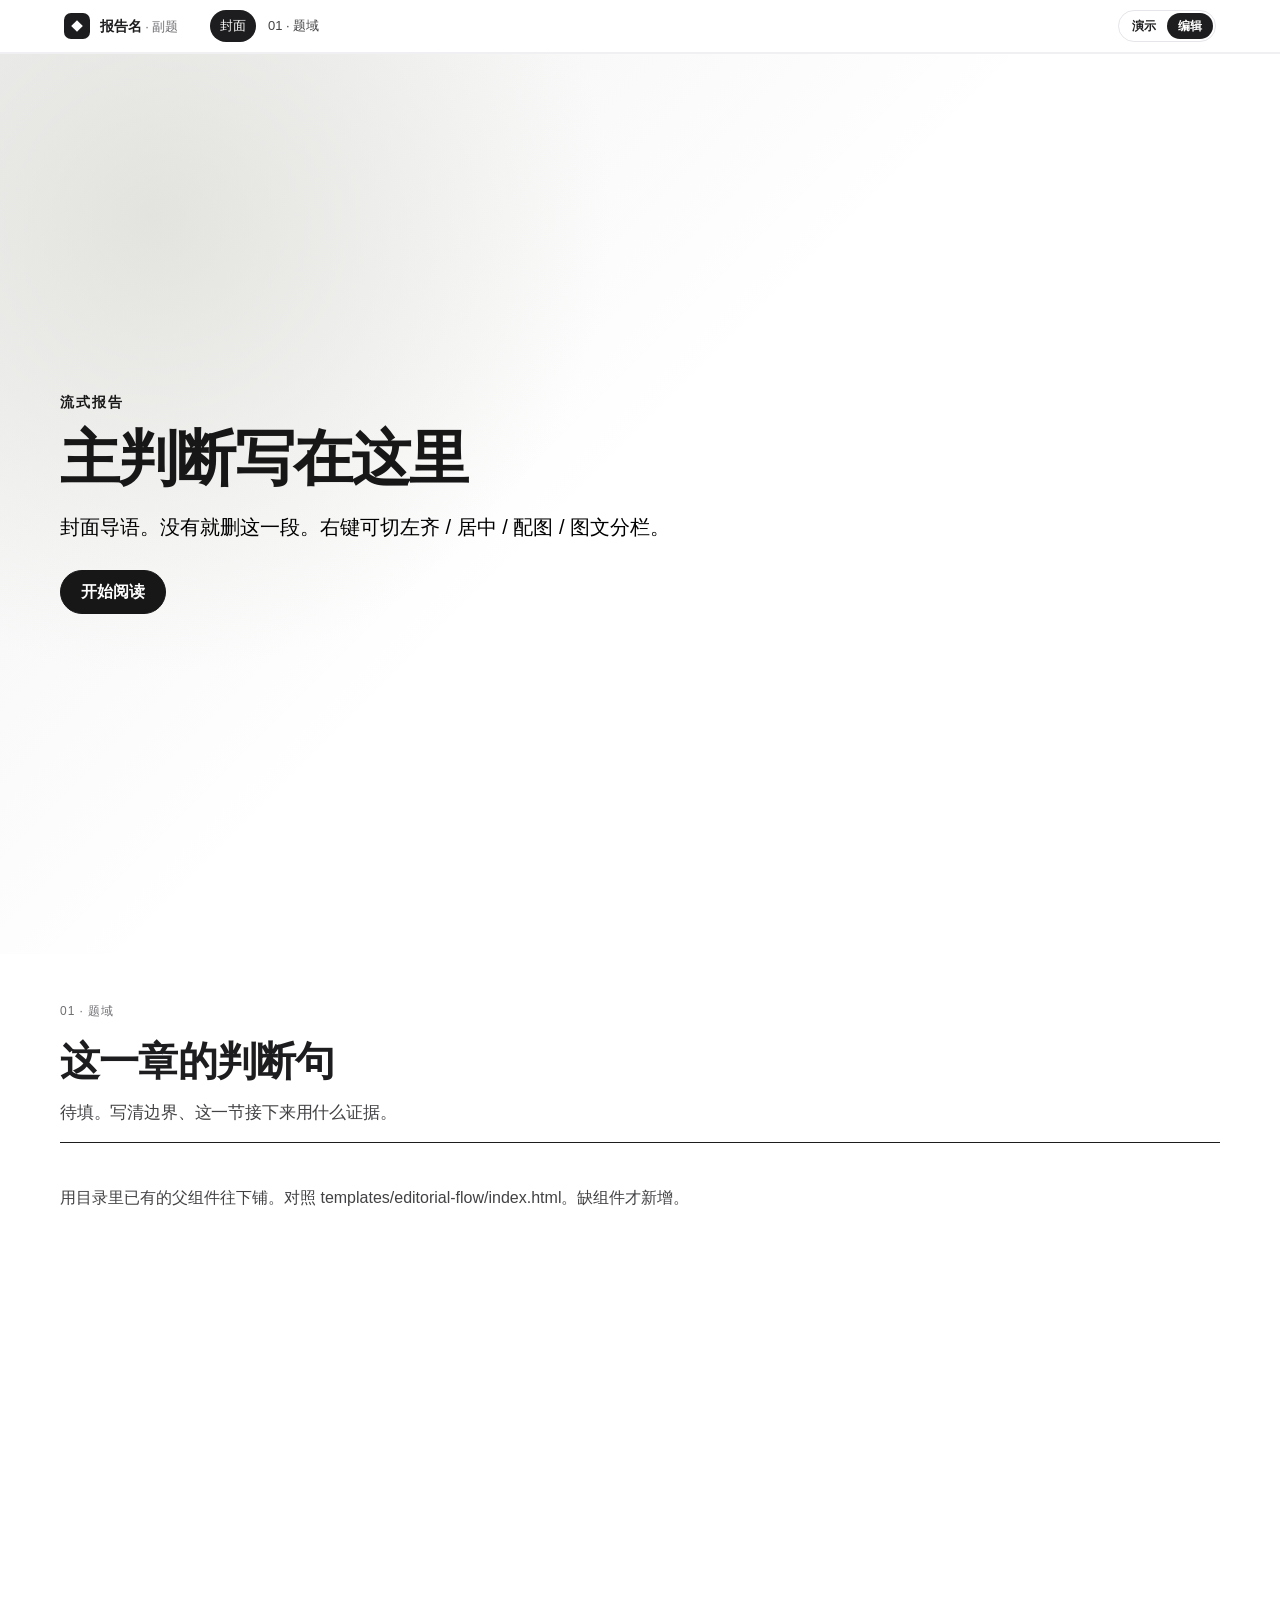
<file: templates/editorial-flow/report.html>
<!doctype html>
<html lang="zh-CN">
<head>
  <meta charset="utf-8">
  <meta name="viewport" content="width=device-width, initial-scale=1, viewport-fit=cover">
  <title>流式报告</title>
  <link rel="stylesheet" href="design-system/components.css">
  <link rel="stylesheet" href="assets/template.css">
  <link rel="stylesheet" href="assets/flow.css">
  <link rel="stylesheet" href="assets/source.css">
  <link rel="stylesheet" href="assets/lib.css">
  <link rel="stylesheet" href="assets/v2.css">
</head>
<body>
  <!-- 报告壳：不要加 data-catalog。导航用 .topbar，不要用 .document-nav。主题导入导出只在 index.html。编辑器：顶栏「演示 / 编辑」；空白右键菜单里的「新增组件」打开右侧卡片库；添加章头必须带 .sub 导语（分割线上方）和强线。图片可勾选 data-cycle 点击轮播。HTTP 打开以磁盘 HTML 为真相，打开不自动保存。点 tab 滚到章头题域。浅底观点单列左对齐。 -->
  <div class="report-shell is-flow">
    <header class="topbar" aria-label="文档导航">
      <div class="topbar-inner">
        <div class="brand">
          <span class="brand-mark" aria-hidden="true">
            <svg width="14" height="14" viewBox="0 0 14 14" fill="none"><path d="M7 1.2 12.8 7 7 12.8 1.2 7Z" fill="currentColor"/></svg>
          </span>
          <span class="brand-text">报告名 <span class="muted">· 副题</span></span>
        </div>
        <nav class="toc" data-component-id="navigation" aria-label="章节目录">
          <a href="#cover" class="is-active">封面</a>
          <a href="#chapter-1">第一章</a>
        </nav>
      </div>
    </header>
    <div class="progress" aria-hidden="true"><span style="width:8%"></span></div>

    <div class="report-stage" data-report-stage>
      <div class="report-slides" data-report-slides>
        <section class="report-slide is-chapter-cover is-active" data-chapter="cover" id="cover">
          <header class="chapter-cover">
            <div class="chapter-cover__media"><img src="assets/demo/pet-travel.png" alt=""></div>
            <div class="chapter-cover__copy">
              <span class="chapter-cover__kicker">流式报告</span>
              <h2 class="chapter-cover__title">主判断写在这里</h2>
              <p class="chapter-cover__lead">封面导语。没有就删这一段。右键可切左齐 / 居中 / 配图 / 图文分栏。</p>
              <div class="chapter-cover__actions"><a class="button primary" href="#chapter-1">开始阅读</a></div>
            </div>
          </header>
        </section>

        <section class="report-section report-slide" data-chapter="chapter-1" id="chapter-1">
          <div class="flow-stack">
            <header class="slide-head">
              <div class="kicker">01 · 题域</div>
              <h2>这一章的判断句</h2>
              <p class="sub">待填。写清边界、这一节接下来用什么证据。</p>
            </header>
            <hr class="rule">
            <div class="research-lead">
              <p>用目录里已有的父组件往下铺。对照 templates/editorial-flow/index.html。缺组件才新增。</p>
            </div>
          </div>
        </section>
      </div>
    </div>
  </div>

  <dialog class="media-lightbox" id="mediaLightbox" aria-label="查看大图">
    <div class="media-lightbox-frame">
      <button class="media-lightbox-close" type="button" aria-label="关闭大图">×</button>
      <button class="media-lightbox-nav media-lightbox-prev" type="button" aria-label="上一张">‹</button>
      <div class="media-lightbox-viewport" id="mediaLightboxViewport">
        <div class="media-lightbox-canvas" id="mediaLightboxCanvas">
          <img class="media-lightbox-image" id="mediaLightboxImage" alt="" draggable="false">
        </div>
      </div>
      <button class="media-lightbox-nav media-lightbox-next" type="button" aria-label="下一张">›</button>
      <div class="media-lightbox-count" aria-live="polite"></div>
      <div class="media-lightbox-zoom-controls" aria-label="大图缩放">
        <button class="media-zoom-out" type="button" aria-label="缩小">−</button>
        <button class="media-zoom-reset" type="button" aria-label="还原缩放">100%</button>
        <button class="media-zoom-in" type="button" aria-label="放大">+</button>
      </div>
    </div>
  </dialog>
  <!-- 挂 editor/ 后顶栏出演示/编辑；右键「新增组件」出右侧卡片库；图可勾选点击轮播。不要把编辑逻辑再抄进 template.js。 -->
  <link rel="stylesheet" href="editor/seed-edit.css?v=57">
  <script src="design-system/design-data.js"></script>
  <script src="design-system/theme-runtime.js"></script>
  <script src="assets/cover-fx.js?v=4"></script>
  <script src="editor/seed-edit.js?v=76"></script>
  <script src="assets/template.js?v=6"></script>
  <script src="assets/source.js?v=9"></script>
</body>
</html>
</file>
<file: templates/shared/components.css>
/* Shared report components — visuals come only from design tokens on :root */

@font-face {
  font-family: "DIN Alternate";
  src: local("DIN Alternate"), url("fonts/DINAlternate.ttf") format("truetype");
  font-weight: 400 700;
  font-style: normal;
  font-display: swap;
}

:root {
  --font-sans: "Avenir Next", "PingFang SC", "Microsoft YaHei", sans-serif;
  --font-mono: "SFMono-Regular", Consolas, monospace;
  --font-din: "DIN Alternate", "DIN", sans-serif;
  --text-display: 60px;
  --text-h1: 42px;
  --text-h2: 30px;
  --text-h3: 20px;
  --text-body: 20px;
  --text-small: 14px;
  --text-caption: 12px;
  --line-display: 1.41;
  --line-h1: 1.4;
  --line-h2: 1.4;
  --line-h3: 1.4;
  --line-body: 1.4;
  --line-small: 1.4;
  --line-caption: 1.4;
  --weight-regular: 400;
  --weight-medium: 600;
  --weight-bold: 700;
  --paper: #f4f4f1;
  --surface: #ffffff;
  --surface-soft: #e8e8e4;
  --ink: #171717;
  --muted: #666666;
  --faint: #969696;
  --inverse: #ffffff;
  --accent: #171717;
  --accent-soft: #deded9;
  --link: #171717;
  --link-hover: #000000;
  --success: #2b7358;
  --success-bg: #e2efe8;
  --warning: #9a681d;
  --warning-bg: #f5ead5;
  --danger: #b64d3b;
  --danger-bg: #f5e2de;
  --line: #c9c9c3;
  --radius-none: 0px;
  --radius-sm: 2px;
  --radius-md: 6px;
  --radius-lg: 24px;
  --radius-pill: 999px;
  --line-thin: 1px;
  --space-1: 4px;
  --space-2: 8px;
  --space-3: 12px;
  --space-4: 14px;
  --space-5: 20px;
  --space-gap: 24px;
  --space-6: 28px;
  --space-7: 48px;
  --space-8: 72px;
  --page-width: 1120px;
  --image-ratio: 4 / 3;
  --image-window: 360px;
  --image-window-max: min(48vh, 440px);
  --image-group-max: min(42vh, 400px);
  --image-strip-min: 360px;
  --image-strip-max: 560px;
  --image-natural-max-width: 640px;
  --image-natural-max-height: 560px;
  --motion-fast: 160ms;
  --motion-base: 260ms;
  --shadow-soft: 0 14px 40px rgba(23, 32, 43, 0.08);
  --border-thin: var(--line-thin);
  --border-accent: var(--line-thin);
  --card-padding: var(--space-5);
  --card-gap: var(--space-4);
  --card-radius: var(--radius-sm);
}

* { box-sizing: border-box; }
html { scroll-behavior: smooth; }
body {
  margin: 0;
  color: var(--ink);
  background: color-mix(in srgb, var(--paper) 72%, var(--line));
  font-family: var(--font-din), var(--font-sans);
  font-size: var(--text-body);
  line-height: var(--line-body);
}
img { display: block; max-width: 100%; height: auto; }
a { color: inherit; }
h1, h2, h3, h4, p, figure, blockquote { margin: 0; }

.badge {
  display: inline-flex;
  align-items: center;
  min-height: 26px;
  padding: 2px var(--space-2);
  border-radius: var(--radius-pill);
  font-size: var(--text-small);
  font-weight: var(--weight-bold);
}
.badge.success { color: var(--success); background: var(--success-bg); }
.badge.warning { color: var(--warning); background: var(--warning-bg); }
.badge.danger { color: var(--danger); background: var(--danger-bg); }

.button {
  display: inline-flex;
  align-items: center;
  justify-content: center;
  min-height: 40px;
  padding: 0 var(--space-4);
  border: 1px solid var(--accent);
  border-radius: var(--radius-pill);
  background: transparent;
  color: var(--ink);
  font: inherit;
  font-weight: var(--weight-medium);
  line-height: 1;
  text-decoration: none;
  cursor: pointer;
  transition:
    background-color var(--motion-fast) ease,
    color var(--motion-fast) ease,
    border-color var(--motion-fast) ease,
    transform var(--motion-fast) ease,
    box-shadow var(--motion-fast) ease;
}
.button.primary { color: var(--inverse); background: var(--accent); }
.button.subtle { border-color: var(--line); background: var(--surface-soft); }
.button.inverse {
  color: var(--ink);
  background: var(--inverse);
  border-color: var(--inverse);
}
@media (hover: hover) and (pointer: fine) {
  .button:hover {
    transform: translateY(-1px);
    box-shadow: 0 10px 24px color-mix(in srgb, var(--ink) 32%, transparent);
  }
  .button.primary:hover {
    background: color-mix(in srgb, var(--accent) 88%, var(--inverse));
    border-color: transparent;
  }
  .button.inverse:hover {
    background: color-mix(in srgb, var(--inverse) 88%, var(--ink));
    border-color: transparent;
  }
}
@media (prefers-reduced-motion: reduce) {
  .button { transition: background-color var(--motion-fast) ease, color var(--motion-fast) ease, border-color var(--motion-fast) ease; }
  .button:hover { transform: none; }
}
.text-link {
  color: var(--link, var(--accent));
  text-decoration: underline;
  text-decoration-color: currentColor;
  text-underline-offset: var(--space-1);
  transition: color var(--motion-fast) ease;
}
.text-link:hover { color: var(--link-hover, var(--accent)); }

.report-source:empty,
.report-source:not(:has(a, [data-source-name])) { display: none; }
.report-source a {
  color: var(--link, var(--accent));
  font-weight: var(--weight-medium);
  text-decoration: underline;
  text-decoration-color: color-mix(in srgb, var(--link, var(--accent)) 50%, transparent);
  text-underline-offset: 0.18em;
  text-decoration-thickness: 1px;
  transition: color var(--motion-fast) ease, text-decoration-color var(--motion-fast) ease;
}
.report-source a:hover {
  color: var(--link-hover, var(--ink));
  text-decoration-color: currentColor;
}
.report-source a:focus-visible {
  outline: var(--line-thin) solid var(--accent);
  outline-offset: 2px;
}

.section-header {
  display: grid;
  grid-template-columns: minmax(0, 1fr);
  gap: var(--space-2);
  min-width: 0;
}
.section-header > * { min-width: 0; }
.section-header__no {
  color: var(--accent);
  font: var(--text-small)/var(--line-small) var(--font-mono);
  font-weight: var(--weight-bold);
}
.section-header__title {
  color: var(--accent);
  font-size: var(--text-h1);
  line-height: var(--line-h1);
  letter-spacing: -.025em;
  overflow-wrap: break-word;
}
.section-header__intro {
  margin-top: var(--space-3);
  max-width: none;
  color: var(--muted);
  overflow-wrap: break-word;
  word-break: normal;
}
.section-header__part {
  margin-top: var(--space-2);
  color: var(--ink);
  font-size: var(--text-h3);
  font-weight: var(--weight-medium);
  line-height: var(--line-h3);
}

.card-grid {
  display: grid;
  grid-template-columns: repeat(var(--component-columns, 3), minmax(0, 1fr));
  gap: var(--card-gap);
  min-width: 0;
  align-items: stretch;
  overflow: visible;
  padding-block-start: 8px;
}
.card-grid[data-item-count="1"] { --component-columns: 1; }
.card-grid[data-item-count="2"] { --component-columns: 2; }
.card-grid[data-item-count="3"] { --component-columns: 3; }
.card-grid[data-item-count="4"] { --component-columns: 2; }
.card-grid[data-item-count="5"],
.card-grid[data-item-count="6"] { --component-columns: 3; }
.card-grid[data-item-count="7"],
.card-grid[data-item-count="8"] { --component-columns: 4; }
.card-grid.is-aligned {
  display: grid;
  grid-template-columns: repeat(var(--component-columns, 4), minmax(220px, 1fr));
  grid-template-rows: auto auto 1fr repeat(var(--aligned-list-rows, 5), auto);
  align-items: stretch;
  overflow-x: auto;
  overscroll-behavior-inline: contain;
  padding-bottom: var(--space-2);
}
.card-grid.is-aligned > .report-card {
  display: grid;
  grid-template-rows: subgrid;
  grid-row: span calc(3 + var(--aligned-list-rows, 5));
  height: auto;
  min-height: 0;
}
.card-grid.is-aligned > .report-card > .list-block { display: contents; }
.card-grid.is-aligned .list-row {
  padding: var(--space-2) var(--space-4);
  grid-template-columns: 1fr;
  gap: var(--space-1);
  align-content: start;
}
.card-grid.is-aligned[style*="--component-columns: 1"] .list-row {
  grid-template-columns: 120px minmax(0, 1fr);
  gap: var(--space-3);
}
.card-grid.is-aligned .list-row:first-of-type {
  border-top: var(--border-accent) solid var(--accent);
}
.card-grid.is-aligned .list-row:last-of-type {
  padding-bottom: var(--space-3);
}
.card-grid:not(.is-aligned):not(.is-horizontal) {
  align-items: stretch;
  grid-template-rows: none;
  grid-auto-rows: minmax(var(--space-6), 1fr) auto auto auto minmax(var(--space-6), 1fr);
}
.card-grid:not(.is-aligned):not(.is-horizontal) > .report-card {
  display: grid;
  grid-template-rows: subgrid;
  grid-row: span 5;
  align-self: stretch;
  justify-items: center;
  text-align: center;
  min-height: 0;
  height: auto;
  padding-block: var(--space-6);
  row-gap: var(--space-2);
}
.card-grid:not(.is-aligned):not(.is-horizontal) > .report-card > :nth-child(1) { grid-row: 2; }
.card-grid:not(.is-aligned):not(.is-horizontal) > .report-card > :nth-child(2) { grid-row: 3; }
.card-grid:not(.is-aligned):not(.is-horizontal) > .report-card > :nth-child(3) { grid-row: 4; }
.card-grid:not(.is-aligned):not(.is-horizontal) > .report-card > .report-card__kicker,
.card-grid:not(.is-aligned):not(.is-horizontal) > .report-card > .report-card__title,
.card-grid:not(.is-aligned):not(.is-horizontal) > .report-card > .report-card__body,
.card-grid:not(.is-aligned):not(.is-horizontal) > .report-card > .stat-value {
  margin-top: 0;
  width: 100%;
  text-align: center;
}
.report-card {
  min-width: 0;
  min-height: 190px;
  padding: var(--card-padding);
  border: 0;
  border-radius: var(--card-radius);
  background: var(--surface);
  transition: background-color var(--motion-fast) ease, color var(--motion-fast) ease;
}
.card-grid > .report-card {
  border-radius: var(--evidence-radius, 12px);
}
.report-card:hover {
  background: color-mix(in srgb, var(--accent) 8%, var(--surface));
}
.card-grid[data-decoration="top"] .report-card {
  border-top: var(--decoration-width, var(--line-thin)) solid var(--decoration-color, var(--accent));
}
.card-grid[data-decoration="left"] .report-card {
  border-left: var(--decoration-width, var(--line-thin)) solid var(--decoration-color, var(--accent));
}
.card-grid[data-decoration="short"] .report-card { position: relative; }
.card-grid[data-decoration="short"] .report-card::before {
  content: "";
  position: absolute;
  top: calc(var(--line-thin) * -1);
  left: var(--card-padding);
  width: 42px;
  border-top: var(--decoration-width, var(--line-thin)) solid var(--decoration-color, var(--accent));
}
.report-card__kicker {
  color: var(--accent);
  font-size: var(--text-small);
  font-weight: var(--weight-bold);
  letter-spacing: .08em;
}
.report-card__title {
  margin-top: var(--space-4);
  font-size: var(--text-h3);
  line-height: var(--line-h3);
}
.report-card__body {
  margin-top: var(--space-2);
  color: var(--muted);
  font-size: var(--text-small);
}
.stat-value {
  display: flex;
  flex-wrap: wrap;
  justify-content: center;
  align-items: center;
  column-gap: 0.14em;
  width: 100%;
  color: var(--accent);
  font-family: var(--font-din), var(--font-sans);
  font-size: clamp(var(--text-small), 1.2vw + 1rem, var(--text-h1));
  font-weight: var(--weight-regular);
  line-height: 1;
  letter-spacing: -.03em;
  overflow-wrap: anywhere;
  text-align: center;
}
.stat-value small {
  font-size: 0.48em;
  font-weight: var(--weight-regular);
  letter-spacing: 0;
  line-height: 1;
}
.card-grid.is-highlight {
  gap: 0;
  padding-block-start: 0;
  color: var(--inverse);
  background: var(--accent);
}
.card-grid.is-highlight > .report-card {
  border: 0;
  border-radius: var(--evidence-radius, 12px);
  background: transparent;
  color: inherit;
  box-shadow: none;
}
.card-grid.is-highlight > .report-card:hover {
  background: color-mix(in srgb, var(--inverse) 12%, transparent);
}
.card-grid.is-highlight .report-card__kicker,
.card-grid.is-highlight .report-card__title,
.card-grid.is-highlight .stat-value {
  color: var(--inverse);
}
.card-grid.is-highlight .report-card__body {
  color: color-mix(in srgb, var(--inverse) 72%, transparent);
}
.card-grid.is-highlight[data-decoration="top"] .report-card {
  border-top: var(--decoration-width, var(--line-thin)) solid color-mix(in srgb, var(--inverse) 72%, transparent);
}
.card-grid:has(> .report-card > .stat-value) > .report-card {
  justify-items: center;
  text-align: center;
}
.card-grid:has(> .report-card > .stat-value) .report-card__title,
.card-grid:has(> .report-card > .stat-value) .report-card__body {
  text-align: center;
  width: 100%;
}

.list-block { border-top: 0; min-width: 0; }
.list-row {
  display: grid;
  grid-template-columns: 120px minmax(0, 1fr);
  gap: var(--space-5);
  padding: var(--space-5) 0;
  border-bottom: 1px solid var(--line);
  min-width: 0;
}
.list-row:last-child { border-bottom: 0; }
.list-row__label { color: var(--accent); font-size: var(--text-small); font-weight: var(--weight-bold); }
.list-row__text { color: var(--muted); font-size: var(--text-small); }

.steps { display: grid; }
.step {
  display: grid;
  grid-template-columns: auto 1fr;
  gap: var(--space-5);
  align-items: center;
  padding: var(--space-5) 0;
  border-top: 0;
}
.step + .step { border-top: 1px solid var(--line); }
.step:last-child { border-bottom: 0; }
.step__index {
  color: var(--accent);
  font-family: var(--font-din), var(--font-sans);
  font-size: clamp(var(--text-h2), 3.2vw, var(--text-h1));
  font-weight: var(--weight-regular);
  line-height: 1;
  letter-spacing: -.04em;
}
.step__title { font-size: var(--text-h3); }
.step__body { margin-top: var(--space-1); color: var(--muted); font-size: var(--text-small); }
.steps.is-rail,
.rail-list {
  display: grid;
  gap: var(--space-5);
  padding-left: var(--space-5);
  border-left: 3px solid var(--accent);
}
.steps.is-rail .step {
  grid-template-columns: 1fr;
  gap: 0;
  padding: 0;
  border: 0;
}
.steps.is-rail .step:last-child { border: 0; }
.steps.is-rail .step__index { display: none; }
.steps.is-rail .step__title,
.rail-list__item h3 {
  margin: 0;
  color: var(--ink);
  font-size: var(--text-h3);
  line-height: var(--line-h3);
}
.steps.is-rail .step__body,
.rail-list__item p {
  margin-top: var(--space-2);
  color: var(--muted);
  font-size: var(--text-small);
}

.table-wrap {
  min-width: 0;
  max-width: 100%;
  overflow-x: auto;
  border-top: 0;
  scrollbar-width: none;
}
.table-wrap::-webkit-scrollbar { display: none; }
.data-table { width: 100%; min-width: 700px; border-collapse: collapse; }
.data-table th, .data-table td {
  padding: var(--space-4) var(--space-4);
  border-bottom: 1px solid var(--line);
  text-align: left;
  vertical-align: top;
}
.data-table th { color: var(--ink); font-size: var(--text-small); font-weight: var(--weight-bold); }
.data-table td { font-size: var(--text-small); color: var(--ink); }
.data-table.is-matrix { min-width: 920px; }
.data-table.is-matrix th:first-child,
.data-table.is-matrix td:first-child {
  width: 16%;
  color: var(--ink);
  font-weight: var(--weight-bold);
}
.data-table.is-matrix thead th:not(:first-child) { color: var(--ink); font-size: var(--text-h3); }
.cell-best { color: var(--success); font-weight: var(--weight-bold); }
.cell-weak { color: var(--danger); }
.cell-ratio { color: var(--ink); font-weight: var(--weight-bold); white-space: nowrap; }

.bar-compare {
  --bar-thickness: 12px;
  --bar-count: 4;
  display: flex;
  flex-direction: column;
  justify-content: flex-start;
  align-items: stretch;
  gap: var(--space-gap);
  width: 100%;
  height: auto;
  min-height: 0;
  padding: 0;
  box-sizing: border-box;
  overflow: auto;
  scrollbar-width: none;
}
.bar-compare::-webkit-scrollbar { display: none; }
.bar-compare[data-item-count="2"] { --bar-count: 2; }
.bar-compare[data-item-count="3"] { --bar-count: 3; }
.bar-compare[data-item-count="4"] { --bar-count: 4; }
.bar-compare[data-item-count="5"] { --bar-count: 5; }
.bar-compare[data-item-count="6"] { --bar-count: 6; }
.bar-compare[data-item-count="8"] { --bar-count: 8; }
.bar-compare__title {
  flex: 0 0 auto;
  margin: 0;
  color: var(--ink);
  font-size: var(--text-small);
  font-weight: var(--weight-regular);
  line-height: var(--line-small);
  text-align: left;
}
.bar-compare__item {
  display: grid;
  flex: 0 0 auto;
  grid-template-columns: max-content minmax(0, 1fr) max-content;
  column-gap: var(--space-gap);
  row-gap: var(--space-2);
  align-items: center;
  min-width: 0;
}
.bar-compare__row { display: contents; }
.bar-compare__label {
  min-width: 0;
  color: var(--ink);
  font-size: var(--text-small);
  font-weight: var(--weight-medium);
  line-height: var(--line-small);
  text-align: left;
  white-space: nowrap;
}
.bar-compare__track {
  width: 100%;
  min-width: 0;
  height: var(--bar-thickness);
  overflow: hidden;
  border-radius: var(--radius-pill);
  background: var(--surface-soft);
}
.bar-compare__fill {
  height: 100%;
  max-width: 100%;
  border-radius: inherit;
  background: var(--bar-color, var(--ink));
}
.bar-compare__fill[data-tone="warning"] { --bar-color: var(--warning); }
.bar-compare__fill[data-tone="danger"] { --bar-color: var(--danger); }
.bar-compare__fill[data-tone="success"] { --bar-color: var(--success); }
.bar-compare__value {
  min-width: 0;
  color: var(--ink);
  text-align: center;
  font-size: var(--text-small);
  font-weight: var(--weight-medium);
  font-variant-numeric: tabular-nums;
  letter-spacing: 0;
  line-height: var(--line-small);
  white-space: nowrap;
}
.bar-compare__note {
  grid-column: 1;
  justify-self: start;
  min-width: 0;
  margin: 0;
  padding-left: 0;
  color: var(--ink);
  font-size: var(--text-small);
  font-weight: var(--weight-regular);
  line-height: var(--line-small);
  text-align: left;
}
.bar-compare.is-vertical {
  --bar-plot-height: min(10rem, 38%);
  display: grid;
  grid-template-columns: repeat(var(--bar-count, 4), minmax(0, 1fr));
  grid-template-rows:
    auto
    minmax(1.25rem, 1fr)
    var(--bar-plot-height)
    auto
    minmax(2.5rem, 1fr);
  justify-content: stretch;
  align-items: stretch;
  column-gap: 0;
  row-gap: 0;
  padding: 0;
  min-height: 0;
  height: 100%;
  overflow: hidden;
  box-sizing: border-box;
}
.bar-compare.is-vertical > .bar-compare__title {
  grid-column: 1 / -1;
  grid-row: 1;
  margin-bottom: var(--space-4);
  text-align: left;
}
.bar-compare.is-vertical > .bar-compare__item {
  display: grid;
  grid-template-rows: subgrid;
  grid-row: 2 / -1;
  grid-template-columns: minmax(0, 1fr);
  justify-items: center;
  align-items: stretch;
  gap: 0;
  min-width: 0;
  width: 100%;
  min-height: 0;
  text-align: center;
}
.bar-compare.is-vertical .bar-compare__value {
  grid-row: 1;
  align-self: end;
  justify-self: center;
  width: 100%;
  padding-bottom: var(--space-4);
  text-align: center;
}
.bar-compare.is-vertical .bar-compare__track {
  grid-row: 2;
  width: var(--bar-thickness);
  height: 100%;
  min-height: 0;
  flex: none;
  display: flex;
  flex-direction: column;
  justify-content: flex-end;
  margin: 0;
  align-self: stretch;
}
.bar-compare.is-vertical .bar-compare__fill {
  width: 100%;
  height: var(--bar-size, 50%);
  flex: 0 0 auto;
}
.bar-compare.is-vertical .bar-compare__label {
  grid-row: 3;
  align-self: start;
  justify-self: stretch;
  width: 100%;
  padding-top: var(--space-4);
  text-align: center;
  white-space: nowrap;
}
.bar-compare.is-vertical .bar-compare__note {
  grid-row: 4;
  align-self: start;
  justify-self: stretch;
  grid-column: auto;
  width: 100%;
  max-width: none;
  margin-top: 2px;
  text-align: center;
  white-space: nowrap;
}
@supports not (grid-template-rows: subgrid) {
  .bar-compare.is-vertical {
    grid-template-rows: auto minmax(0, 1fr);
  }
  .bar-compare.is-vertical > .bar-compare__item {
    display: flex;
    flex-direction: column;
    grid-row: 2;
    align-items: center;
  }
  .bar-compare.is-vertical .bar-compare__value {
    flex: 1 1 0;
    display: flex;
    align-items: flex-end;
    justify-content: center;
  }
  .bar-compare.is-vertical .bar-compare__track {
    flex: 0 0 var(--bar-plot-height);
    height: var(--bar-plot-height);
  }
  .bar-compare.is-vertical .bar-compare__label,
  .bar-compare.is-vertical .bar-compare__note {
    flex: 0 0 auto;
  }
  .bar-compare.is-vertical .bar-compare__note {
    flex: 1 1 0;
  }
}

.block-set {
  --set-columns: 1;
  display: grid;
  grid-template-columns: repeat(var(--set-columns), minmax(0, 1fr));
  gap: var(--space-6);
  align-items: start;
  align-content: center;
  width: 100%;
  min-width: 0;
  min-height: 0;
}
.block-set[data-set-count="1"] { --set-columns: 1; }
.block-set[data-set-count="2"] { --set-columns: 2; }
.block-set[data-set-count="3"] { --set-columns: 3; }
.block-set[data-set-count="4"] { --set-columns: 2; }
.block-set[data-set-count="5"],
.block-set[data-set-count="6"],
.block-set.is-scroll {
  display: flex;
  flex-flow: row nowrap;
  gap: var(--space-5);
  overflow-x: auto;
  overscroll-behavior-inline: contain;
  scrollbar-width: none;
  -webkit-mask-image: linear-gradient(90deg, #000 0, #000 calc(100% - var(--space-7)), transparent 100%);
  mask-image: linear-gradient(90deg, #000 0, #000 calc(100% - var(--space-7)), transparent 100%);
}
.block-set.is-scroll::-webkit-scrollbar { display: none; }
.block-set.is-scroll > * {
  flex: 0 0 min(46%, 340px);
  min-width: 260px;
}
.block-set > .list-block,
.block-set > .steps,
.block-set > .table-wrap,
.block-set > .bar-compare {
  width: 100%;
  max-width: 100%;
  min-width: 0;
  height: auto;
  align-content: start;
  grid-auto-rows: auto;
}
.block-set .data-table { min-width: 0; }
.block-set .table-wrap { overflow: auto; }

.formula {
  display: flex;
  flex-wrap: wrap;
  align-items: stretch;
  justify-content: center;
  gap: var(--space-4);
  width: 100%;
  min-width: 0;
}
.formula__factor {
  display: flex;
  flex-direction: column;
  justify-content: center;
  align-items: center;
  gap: var(--space-2);
  min-width: 7rem;
  padding: var(--space-4) var(--space-5);
  text-align: center;
}
.formula__factor > b {
  color: var(--ink);
  font-family: var(--font-din), var(--font-sans);
  font-size: var(--text-h1);
  font-weight: var(--weight-medium);
  letter-spacing: 0;
  line-height: var(--line-body);
}
.formula__factor > b small {
  font-size: 0.48em;
  font-weight: inherit;
  letter-spacing: 0;
  line-height: 1;
  margin-inline-end: 0.08em;
}
.formula__factor > span small {
  font-size: 0.78em;
}
.formula__factor.is-result {
  padding-left: var(--space-6);
}
.formula__factor.is-result > b {
  color: var(--accent);
}
.formula__op {
  align-self: center;
  color: var(--ink);
  font-family: var(--font-din), var(--font-sans);
  font-size: var(--text-h3);
  font-weight: var(--weight-medium);
  line-height: var(--line-body);
  text-transform: none;
}
.formula__op.is-eq {
  color: var(--accent);
  font-size: var(--text-h2);
}

.matrix {
  --matrix-line: color-mix(in srgb, var(--line) 88%, var(--ink));
  display: grid;
  grid-template-columns: auto minmax(0, 1fr) auto;
  align-items: stretch;
  column-gap: var(--space-4);
  width: 100%;
  height: 100%;
  min-height: 0;
}
.matrix__plot {
  display: flex;
  flex-direction: column;
  gap: var(--space-3);
  min-width: 0;
  min-height: 0;
}
.matrix__quads {
  display: grid;
  grid-template-columns: minmax(0, 1fr) minmax(0, 1fr);
  grid-template-rows: minmax(0, 1fr) minmax(0, 1fr);
  flex: 1 1 auto;
  min-width: 0;
  min-height: 0;
}
.matrix__cell {
  display: flex;
  flex-direction: column;
  gap: var(--space-2);
  min-width: 0;
  padding: var(--space-6) var(--space-gap);
}
.matrix__cell:nth-child(1) {
  justify-content: flex-start;
  align-items: flex-start;
  text-align: left;
}
.matrix__cell:nth-child(2) {
  justify-content: flex-start;
  align-items: flex-end;
  text-align: right;
}
.matrix__cell:nth-child(3) {
  justify-content: flex-end;
  align-items: flex-start;
  text-align: left;
}
.matrix__cell:nth-child(4) {
  justify-content: flex-end;
  align-items: flex-end;
  text-align: right;
}
.matrix__cell:nth-child(1),
.matrix__cell:nth-child(2) { border-bottom: var(--line-thin) solid var(--matrix-line); }
.matrix__cell:nth-child(1),
.matrix__cell:nth-child(3) { border-right: var(--line-thin) solid var(--matrix-line); }
.matrix__cell > strong {
  color: var(--ink);
  font-size: var(--text-small);
  font-weight: var(--weight-medium);
  line-height: var(--line-small);
}
.matrix__cell > p {
  margin: 0;
  color: var(--ink);
  font-size: var(--text-small);
  font-weight: var(--weight-regular);
  line-height: var(--line-small);
}
.matrix__axis {
  color: var(--ink);
  font-size: var(--text-small);
  font-weight: var(--weight-regular);
  letter-spacing: 0;
  line-height: 1.2;
  text-transform: none;
  pointer-events: none;
  white-space: nowrap;
}
.matrix__axis[data-edge="top"],
.matrix__axis[data-edge="bottom"] {
  align-self: center;
}
.matrix__axis[data-edge="left"],
.matrix__axis[data-edge="right"] {
  align-self: center;
  writing-mode: horizontal-tb;
  transform: none;
}

.line-chart {
  display: flex;
  flex-direction: column;
  justify-content: space-between;
  gap: var(--space-4);
  width: 100%;
  height: 100%;
  max-width: none;
  min-height: 0;
  margin: 0;
}
.line-chart__legend {
  display: flex;
  flex-wrap: wrap;
  justify-content: center;
  gap: var(--space-5);
  margin: 0;
  padding: 0;
  list-style: none;
}
.line-chart__legend li {
  display: flex;
  align-items: center;
  gap: var(--space-2);
  color: var(--ink);
  font-size: var(--text-small);
}
.line-chart__legend li::before {
  content: "";
  width: 18px;
  height: 2px;
  background: var(--accent);
}
.line-chart__legend li[data-series="b"]::before { background: var(--warning); }
.line-chart__legend,
.line-chart__points {
  flex: 0 0 auto;
}
.line-chart__plot {
  display: block;
  flex: 0 1 auto;
  width: 100%;
  height: auto;
  min-height: 0;
  aspect-ratio: 640 / 280;
  overflow: visible;
}
.line-chart__grid { stroke: var(--line); stroke-width: 1; }
.line-chart__axis { fill: var(--faint); font-family: var(--font-din), var(--font-sans); font-size: var(--text-small); }
.line-chart__series {
  fill: none;
  stroke: var(--accent);
  stroke-width: 2;
  stroke-linecap: round;
  stroke-linejoin: round;
}
.line-chart__series[data-series="b"] { stroke: var(--warning); }
.line-chart__dot {
  fill: var(--paper);
  stroke: var(--accent);
  stroke-width: 2;
  vector-effect: non-scaling-stroke;
}
.line-chart__dot[data-series="b"] { stroke: var(--warning); }
.line-chart__points {
  position: relative;
  display: block;
  height: 2.6em;
  margin: 0;
  padding: 0;
  list-style: none;
}
.line-chart__points li {
  position: absolute;
  top: 0;
  display: flex;
  flex-direction: column;
  gap: var(--space-1);
  min-width: 0;
  text-align: center;
  transform: translateX(-50%);
}
.line-chart__points span { color: var(--faint); font-size: var(--text-small); }
.line-chart__points b {
  color: var(--ink);
  font-family: var(--font-din), var(--font-sans);
  font-size: var(--text-small);
  font-weight: var(--weight-regular);
}
.line-chart__points b[data-chart-series="b"] { color: var(--warning); }

.venn {
  --venn-a: var(--accent);
  --venn-b: var(--warning);
  --venn-c: var(--success);
  position: relative;
  width: min(100%, 32rem);
  height: auto;
  aspect-ratio: 400 / 240;
  margin-inline: auto;
}
.venn[data-circles="3"] {
  width: min(100%, 28rem);
  aspect-ratio: 400 / 320;
}
.venn__plot {
  display: block;
  width: 100%;
  height: 100%;
}
.venn__circle {
  fill-opacity: .12;
  stroke-width: 1.5;
}
.venn__circle[data-set="a"] { fill: var(--venn-a); stroke: var(--venn-a); }
.venn__circle[data-set="b"] { fill: var(--venn-b); stroke: var(--venn-b); }
.venn__circle[data-set="c"] { fill: var(--venn-c); stroke: var(--venn-c); }
.venn__overlap { fill: var(--ink); fill-opacity: .08; }
.venn__label {
  position: absolute;
  margin: 0;
  max-width: 7.5rem;
  color: var(--ink);
  font-size: clamp(var(--text-small), 1.8vh, var(--text-h3));
  line-height: var(--line-h3);
  text-align: center;
  transform: translate(-50%, -50%);
}
.venn__label[data-region="ab"],
.venn__label[data-region="abc"] { font-weight: var(--weight-bold); }
.venn[data-circles="2"] .venn__label[data-region="a"] { left: 24%; top: 50%; }
.venn[data-circles="2"] .venn__label[data-region="b"] { left: 76%; top: 50%; }
.venn[data-circles="2"] .venn__label[data-region="ab"] { left: 50%; top: 50%; }
.venn[data-circles="3"] .venn__label[data-region="a"] { left: 24%; top: 32%; }
.venn[data-circles="3"] .venn__label[data-region="b"] { left: 76%; top: 32%; }
.venn[data-circles="3"] .venn__label[data-region="c"] { left: 50%; top: 82%; }
.venn[data-circles="3"] .venn__label[data-region="ab"] { left: 50%; top: 33%; }
.venn[data-circles="3"] .venn__label[data-region="abc"] { left: 50%; top: 52%; }

.media-card {
  display: grid;
  grid-template-columns: 1fr;
  min-width: 0;
  overflow: hidden;
  border: 1px solid var(--line);
  border-radius: var(--card-radius);
  background: var(--surface);
}
.media-card.is-split,
.media-card[data-media-layout="split"] {
  grid-template-columns: minmax(0, 1.15fr) minmax(min(240px, 100%), .85fr);
  align-items: stretch;
}
.media-card[data-media-layout="split-reverse"] {
  grid-template-columns: minmax(min(240px, 100%), .85fr) minmax(0, 1.15fr);
  align-items: stretch;
}
.media-card[data-media-layout="split-reverse"] > .media-card__image { order: 2; }
.media-card[data-media-layout="split-reverse"] > .media-card__copy { order: 1; }
.media-card[data-media-layout="overlay"] {
  grid-template: 1fr / 1fr;
}
.media-card[data-media-layout="overlay"] > .media-card__image,
.media-card[data-media-layout="overlay"] > .media-card__copy {
  grid-area: 1 / 1;
}
.media-card[data-media-layout="overlay"] > .media-card__image {
  min-height: 16rem;
  height: 100%;
}
.media-card[data-media-layout="overlay"] > .media-card__copy {
  z-index: 1;
  display: flex;
  flex-direction: column;
  justify-content: center;
  align-items: center;
  text-align: center;
  padding: var(--space-6);
  color: var(--inverse);
  background: linear-gradient(
    180deg,
    color-mix(in srgb, var(--ink) 22%, transparent),
    color-mix(in srgb, var(--ink) 64%, transparent)
  );
}
.media-card[data-media-layout="overlay"] .media-card__copy .eyebrow,
.media-card[data-media-layout="overlay"] .media-card__copy h3,
.media-card[data-media-layout="overlay"] .media-card__copy p,
.media-card[data-media-layout="overlay"] .media-card__copy .media-meta {
  color: var(--inverse);
  max-width: 36rem;
}
.media-card[data-media-layout="overlay"] .media-card__copy .media-meta {
  border-color: color-mix(in srgb, var(--inverse) 28%, transparent);
}
[data-image-ratio="1:1"] { --image-ratio: 1 / 1; }
[data-image-ratio="4:3"] { --image-ratio: 4 / 3; }
[data-image-ratio="3:4"] { --image-ratio: 3 / 4; }
[data-image-ratio="9:16"] { --image-ratio: 9 / 16; }
[data-image-ratio="0.46:1"] { --image-ratio: 0.46 / 1; }

.media-card__image,
.evidence-window {
  position: relative;
  display: grid;
  place-items: stretch;
  min-width: 0;
  width: 100%;
  aspect-ratio: var(--image-ratio);
  height: auto;
  max-height: none;
  overflow: hidden;
  background: var(--surface-soft);
}
.media-card__image {
  background:
    linear-gradient(135deg, color-mix(in srgb, var(--accent) 12%, transparent), color-mix(in srgb, var(--accent) 28%, transparent)),
    radial-gradient(circle at 35% 28%, var(--surface) 0 7%, transparent 8%),
    var(--accent-soft);
}
.media-card.is-split .media-card__image {
  height: auto;
  align-self: stretch;
  min-height: 100%;
}
.media-card__image::before,
.media-card__image::after {
  content: "";
  position: absolute;
  border: 1px solid color-mix(in srgb, var(--accent) 25%, transparent);
  background: color-mix(in srgb, var(--surface) 35%, transparent);
}
.media-card__image::before { width: 46%; height: 48%; left: 12%; top: 20%; }
.media-card__image::after { width: 30%; height: 32%; right: 10%; bottom: 16%; }
.media-card__copy { min-width: 0; padding: var(--card-padding); }
.media-page__copy {
  display: flex;
  flex-direction: column;
  justify-content: center;
  min-width: 0;
  height: 100%;
  padding: 0;
  box-sizing: border-box;
}
.media-card__copy .eyebrow,
.media-page__copy .eyebrow {
  color: var(--accent);
  font-size: var(--text-small);
  font-weight: var(--weight-bold);
  letter-spacing: .1em;
  text-transform: uppercase;
}
.media-card__copy h3,
.media-page__copy h3 { margin-top: var(--space-3); color: var(--accent); font-size: var(--text-h3); }
.media-card__copy p,
.media-page__copy p { margin-top: var(--space-2); color: var(--muted); font-size: var(--text-small); }
.media-card__copy .steps { margin-top: var(--space-3); }
.media-card__copy .step:first-child { padding-top: 0; border-top: 0; }
[data-caption="off"] > figcaption,
[data-caption="off"] figcaption {
  display: none;
}
.media-meta {
  margin-top: var(--space-5);
  padding-top: var(--space-3);
  border-top: 1px solid var(--line);
  color: var(--faint);
  font-size: var(--text-small);
}

.image-grid {
  display: grid;
  grid-template-columns: repeat(var(--component-columns, 3), minmax(0, 1fr));
  gap: var(--card-gap);
  min-width: 0;
  align-items: start;
}
.image-grid.evidence-gallery {
  --evidence-caption-height: 3.5rem;
  --evidence-item-width: auto;
  --evidence-radius: 12px;
  position: relative;
  display: flex;
  flex-flow: row nowrap;
  align-items: stretch;
  justify-content: center;
  gap: var(--space-4);
  min-width: 0;
  height: 28rem;
  max-height: none;
  min-height: 0;
  padding-block: 4px 16px;
  overflow-x: hidden;
  overflow-y: hidden;
  overscroll-behavior-inline: contain;
  scrollbar-width: none;
}
.image-grid.evidence-gallery.is-scrollable:not(.is-scroll-end) {
  -webkit-mask-image: linear-gradient(90deg, #000 0, #000 calc(100% - var(--space-7)), transparent 100%);
  mask-image: linear-gradient(90deg, #000 0, #000 calc(100% - var(--space-7)), transparent 100%);
}
.image-grid.evidence-gallery::-webkit-scrollbar { display: none; }
.image-grid.evidence-gallery[data-evidence-layout="even"] {
  justify-content: center;
}
.image-grid.evidence-gallery[data-evidence-layout="scroll"],
.image-grid.evidence-gallery[data-image-kind="strip"] {
  justify-content: flex-start;
  overflow-x: auto;
}
.image-grid.evidence-gallery[data-evidence-layout="scroll"] {
  gap: var(--card-gap);
}
.image-grid.evidence-gallery[data-evidence-layout="scroll"] > :first-child {
  margin-left: clamp(20px, 3.5vw, 56px);
}
.image-grid.evidence-gallery[data-evidence-layout="scroll"] > :last-child {
  margin-right: clamp(20px, 3.5vw, 56px);
}
.page-regions .image-grid.evidence-gallery,
.page-region > .image-grid.evidence-gallery {
  min-height: 0;
  max-height: 100%;
  height: 100%;
  width: 100%;
}
.image-grid.evidence-gallery > .evidence-figure,
.image-grid.evidence-gallery > .media-switch {
  position: relative;
  flex: 0 0 var(--evidence-item-width);
  display: flex;
  flex-direction: column;
  width: var(--evidence-item-width);
  max-width: none;
  height: 100%;
  min-width: 0;
  min-height: 0;
}
.image-grid.evidence-gallery > .evidence-figure > .evidence-window,
.image-grid.evidence-gallery > .media-switch > .evidence-window {
  flex: 1 1 0;
  min-height: 0;
  width: 100%;
  height: auto;
  max-height: none;
  aspect-ratio: auto;
}
.image-grid.evidence-gallery[data-image-kind="shot"] > .evidence-figure > .evidence-window,
.image-grid.evidence-gallery[data-image-kind="shot"] > .media-switch > .evidence-window {
  --image-ratio: 0.46 / 1;
}
.image-grid.evidence-gallery[data-image-kind="strip"] > .evidence-figure {
  flex: 0 0 100%;
  width: 100%;
  min-width: 100%;
}
.image-grid.evidence-gallery[data-image-kind="strip"] > .evidence-figure > .evidence-window {
  aspect-ratio: auto;
  flex: 1 1 0;
  min-width: 0;
  width: 100%;
  max-width: 100%;
  height: auto;
  max-height: none;
  min-height: 0;
  overflow-x: auto;
}
.image-grid.evidence-gallery[data-image-kind="strip"] > .evidence-figure > .evidence-window img {
  height: 100%;
  width: auto;
  max-height: none;
}
.image-grid.evidence-gallery > .evidence-figure > figcaption {
  position: static;
  flex: 0 0 var(--evidence-caption-height);
  height: var(--evidence-caption-height);
  max-height: var(--evidence-caption-height);
  display: flex;
  flex-direction: column;
  justify-content: center;
  align-items: center;
  overflow: hidden;
  margin: 0;
  padding: var(--space-3) 0 0;
  border: 0;
  background: transparent;
  text-align: center;
}
.card-grid.is-horizontal,
.image-grid.is-horizontal,
.highlight-band.is-horizontal {
  --slide-cols: 5.5;
  --slide-gap: 0px;
  --slide-track: max(
    calc((100% - (var(--slide-gap) * (var(--slide-cols) - 0.5))) / var(--slide-cols)),
    var(--slide-width, 0px)
  );
  width: 100%;
  overflow-x: auto;
  overflow-y: hidden;
  scroll-snap-type: x proximity;
  overscroll-behavior-inline: contain;
  scrollbar-width: none;
}
.card-grid.is-horizontal::-webkit-scrollbar,
.image-grid.is-horizontal::-webkit-scrollbar,
.highlight-band.is-horizontal::-webkit-scrollbar { display: none; }
.card-grid.is-horizontal[data-slide-columns="2"],
.image-grid.is-horizontal[data-slide-columns="2"],
.highlight-band.is-horizontal[data-slide-columns="2"],
.card-grid.is-horizontal[data-slide-columns="2.5"],
.image-grid.is-horizontal[data-slide-columns="2.5"],
.highlight-band.is-horizontal[data-slide-columns="2.5"] { --slide-cols: 2.5; }
.card-grid.is-horizontal[data-slide-columns="3"],
.image-grid.is-horizontal[data-slide-columns="3"],
.highlight-band.is-horizontal[data-slide-columns="3"],
.card-grid.is-horizontal[data-slide-columns="3.5"],
.image-grid.is-horizontal[data-slide-columns="3.5"],
.highlight-band.is-horizontal[data-slide-columns="3.5"] { --slide-cols: 3.5; }
.card-grid.is-horizontal[data-slide-columns="4"],
.image-grid.is-horizontal[data-slide-columns="4"],
.highlight-band.is-horizontal[data-slide-columns="4"],
.card-grid.is-horizontal[data-slide-columns="4.5"],
.image-grid.is-horizontal[data-slide-columns="4.5"],
.highlight-band.is-horizontal[data-slide-columns="4.5"] { --slide-cols: 4.5; }
.card-grid.is-horizontal[data-slide-columns="5.5"],
.image-grid.is-horizontal[data-slide-columns="5.5"],
.highlight-band.is-horizontal[data-slide-columns="5.5"] { --slide-cols: 5.5; }
.card-grid.is-horizontal,
.image-grid.is-horizontal { --slide-gap: var(--card-gap); }
.image-grid.is-horizontal {
  display: flex;
  align-items: stretch;
  padding-bottom: var(--space-2);
}
.image-grid.is-horizontal > * {
  flex: 0 0 var(--slide-track);
  width: var(--slide-track);
  min-width: 0;
  max-width: var(--slide-track);
  scroll-snap-align: start;
}
.highlight-band.is-horizontal,
.card-grid.is-horizontal:not(.is-aligned) {
  display: grid;
  grid-template-columns: none;
  grid-auto-flow: column;
  grid-auto-columns: var(--slide-track);
  grid-auto-rows: unset;
  align-items: stretch;
}
.highlight-band.is-horizontal {
  grid-template-rows: minmax(0, 1fr) auto auto minmax(0, 1fr);
}
.highlight-band.is-horizontal > .highlight-item {
  display: grid;
  grid-template-columns: minmax(0, 1fr);
  grid-template-rows: subgrid;
  grid-row: 1 / span 4;
  min-width: 0;
  width: auto;
  max-width: none;
  scroll-snap-align: start;
}
.card-grid.is-horizontal:not(.is-aligned) {
  grid-template-rows: minmax(0, 1fr) auto auto auto minmax(0, 1fr);
}
.card-grid.is-horizontal:not(.is-aligned) > .report-card {
  display: grid;
  grid-template-columns: minmax(0, 1fr);
  grid-template-rows: subgrid;
  grid-row: 1 / span 5;
  justify-items: center;
  text-align: center;
  min-width: 0;
  width: auto;
  row-gap: var(--space-2);
  scroll-snap-align: start;
}
.card-grid.is-horizontal:not(.is-aligned) > .report-card > :nth-child(1) { grid-row: 2; }
.card-grid.is-horizontal:not(.is-aligned) > .report-card > :nth-child(2) { grid-row: 3; }
.card-grid.is-horizontal:not(.is-aligned) > .report-card > :nth-child(3) { grid-row: 4; }
.card-grid.is-horizontal:not(.is-aligned) > .report-card > .report-card__kicker,
.card-grid.is-horizontal:not(.is-aligned) > .report-card > .report-card__title,
.card-grid.is-horizontal:not(.is-aligned) > .report-card > .report-card__body,
.card-grid.is-horizontal:not(.is-aligned) > .report-card > .stat-value {
  margin-top: 0;
  width: 100%;
  text-align: center;
}
.image-grid .evidence-figure {
  display: flex;
  flex-direction: column;
  align-content: start;
  background: transparent;
}
.image-grid .evidence-window,
.card-grid .evidence-window {
  max-height: none;
}
.image-grid .evidence-window img,
.card-grid .evidence-window img {
  object-position: top center;
}
.evidence-figure {
  --evidence-radius: 12px;
  position: relative;
  min-width: 0;
  margin: 0;
  border: 0;
  background: transparent;
}
.evidence-window {
  position: relative;
  display: grid;
  place-items: stretch;
  overflow: hidden;
  border-radius: var(--evidence-radius);
  color: var(--accent);
  background: transparent;
  font-size: var(--text-small);
  font-weight: var(--weight-bold);
}
.media-card__image:not(:has(img)),
.evidence-window:not(:has(img)) { place-items: center; }
.media-card__image:has(img) { background: var(--ink); }
.evidence-window,
.evidence-window:has(img) {
  background: transparent;
  box-shadow: 0 10px 12px color-mix(in srgb, var(--ink) 10%, transparent);
}
.media-card__image:has(img)::before,
.media-card__image:has(img)::after { display: none; }
.media-card__image img,
.evidence-window img {
  width: 100%;
  height: 100%;
  max-width: none;
  object-fit: cover;
  object-position: center;
}
[data-image-fit="fit"] .evidence-window img,
[data-image-fit="fit"] .media-card__image img {
  object-fit: contain;
  object-position: top center;
}
[data-image-kind="shot"],
[data-image-kind="shot"][data-image-ratio] { --image-ratio: 0.46 / 1; }
[data-image-kind="shot"] .evidence-window,
[data-image-kind="long"] .evidence-window {
  display: flex;
  justify-content: safe center;
  align-items: flex-start;
  overflow-x: hidden;
  overflow-y: auto;
  overscroll-behavior: contain;
  scrollbar-width: none;
}
[data-image-kind="shot"] .evidence-window::-webkit-scrollbar,
[data-image-kind="long"] .evidence-window::-webkit-scrollbar { display: none; }
[data-image-kind="shot"] .evidence-window img,
[data-image-kind="long"] .evidence-window img {
  flex: 0 0 auto;
  width: 100%;
  height: auto;
  max-width: none;
  object-fit: contain;
  object-position: top center;
}
[data-image-fit="natural"] .evidence-window:not(:has(img)),
[data-image-fit="natural"] .media-card__image:not(:has(img)) {
  min-height: 220px;
  color: var(--accent);
}
[data-image-kind="strip"] .evidence-window:not(:has(img)) {
  color: var(--inverse);
  justify-content: center;
}
[data-image-kind="strip"] .evidence-window {
  display: flex;
  justify-content: flex-start;
  align-items: stretch;
  aspect-ratio: auto;
  width: 100%;
  min-width: 0;
  max-width: 100%;
  min-height: 0;
  max-height: none;
  height: 100%;
  overflow-x: auto;
  overflow-y: hidden;
  overscroll-behavior-inline: contain;
  touch-action: pan-x;
  scrollbar-width: none;
  background: transparent;
}
[data-image-kind="strip"] .evidence-window::-webkit-scrollbar { display: none; }
[data-image-kind="strip"] .evidence-window img {
  flex: 0 0 auto;
  width: auto;
  height: 100%;
  max-height: none;
  max-width: none;
  object-fit: contain;
  object-position: left center;
}
.report-card:has(> .evidence-figure) {
  display: grid;
  grid-template-rows: auto auto 1fr auto;
  padding: 0;
  overflow: hidden;
  min-height: 0;
  height: 100%;
}
.report-card > .evidence-figure { border: 0; }
.report-card:has(> .evidence-figure) > h3,
.report-card:has(> .evidence-figure) > .report-card__title,
.report-card:has(> .evidence-figure) > p,
.report-card:has(> .evidence-figure) > .list-block {
  padding-left: var(--card-padding);
  padding-right: var(--card-padding);
}
.report-card:has(> .evidence-figure) > h3,
.report-card:has(> .evidence-figure) > .report-card__title { padding-top: var(--space-5); }
.report-card:has(> .evidence-figure) > .list-block { padding-bottom: var(--card-padding); }
.card-grid.is-aligned > .report-card:has(> .evidence-figure) > h3,
.card-grid.is-aligned > .report-card:has(> .evidence-figure) > .report-card__title {
  margin-top: 0;
  padding-top: var(--space-3);
}
.card-grid.is-aligned > .report-card:has(> .evidence-figure) > p {
  margin-top: var(--space-2);
}
.evidence-figure figcaption {
  position: static;
  display: flex;
  flex-direction: column;
  align-items: center;
  justify-content: center;
  padding: var(--space-3) 0 0;
  border: 0;
  background: transparent;
  text-align: center;
}
.evidence-figure figcaption b,
.evidence-figure figcaption span {
  display: block;
  overflow: hidden;
  text-overflow: ellipsis;
  white-space: nowrap;
  text-align: center;
}
.evidence-figure figcaption b { font-size: var(--text-small); color: var(--ink); }
.evidence-figure figcaption span { margin-top: var(--space-1); color: var(--muted); font-size: var(--text-small); }

.media-switch,
.evidence-figure.media-switch {
  --media-switch-radius: 12px;
  --media-switch-overlay: rgb(0 0 0 / 50%);
  display: flex;
  flex-direction: column;
  width: 100%;
  max-width: 100%;
  min-width: 0;
  height: auto;
  background: transparent;
}
.media-switch > .evidence-window {
  width: 100%;
  max-width: 100%;
  aspect-ratio: var(--image-ratio, 3 / 4);
  height: auto;
  max-height: none;
}
.media-switch .evidence-window {
  overflow: hidden;
  border-radius: var(--media-switch-radius);
  background: transparent;
}
.media-switch__thumbs {
  position: absolute;
  z-index: 6;
  left: 0;
  right: 0;
  bottom: 0;
  display: flex;
  gap: var(--space-2);
  padding: var(--space-4) var(--space-4) var(--space-4);
  overflow-x: auto;
  border-radius: 0;
  background: transparent;
  scrollbar-width: none;
  pointer-events: auto;
  isolation: isolate;
}
.media-switch__thumbs::-webkit-scrollbar { display: none; }
.media-switch__thumb {
  position: relative;
  z-index: 1;
  flex: 0 0 52px;
  width: 52px;
  height: 42px;
  padding: 0;
  overflow: hidden;
  border: 2px solid transparent;
  border-radius: var(--radius-sm);
  color: var(--inverse);
  background: color-mix(in srgb, var(--surface) 18%, transparent);
  font: var(--text-caption)/42px var(--font-mono);
  text-align: center;
  opacity: .72;
  cursor: pointer;
  pointer-events: auto;
}
.media-switch__thumb.is-active {
  border-color: var(--inverse);
  opacity: 1;
}
.media-switch__thumb img {
  width: 100%;
  height: 100%;
  object-fit: cover;
  object-position: top center;
  pointer-events: none;
}

.media-switch.is-cover {
  position: relative;
  z-index: 1;
  max-width: 100%;
  min-height: 0;
  height: auto;
}
.media-switch.is-cover.is-open { z-index: 4; }
.media-switch.is-cover .evidence-window { overflow: hidden; }
.media-switch.is-cover .media-switch__thumbs { z-index: 6; }
.media-switch:not(.is-cover) .media-switch__panel { display: none; }
.media-switch.is-cover > .media-switch__label,
button.media-switch__label {
  position: static;
  z-index: auto;
  display: block;
  flex: 0 0 auto;
  width: 100%;
  margin: 0;
  padding: var(--space-3) 0 0;
  overflow: hidden;
  border: 0;
  border-radius: 0;
  background: transparent;
  color: var(--ink);
  font-family: var(--font-sans);
  font-size: var(--text-small);
  font-weight: var(--weight-medium);
  line-height: var(--line-small);
  text-align: left;
  text-overflow: ellipsis;
  white-space: nowrap;
  pointer-events: auto;
  cursor: pointer;
}
.media-switch__panel {
  position: absolute;
  z-index: 3;
  inset: 0;
  width: auto;
  height: auto;
  display: flex;
  flex-direction: column;
  gap: var(--space-2);
  min-height: 0;
  padding: var(--space-5) var(--space-4) calc(42px + var(--space-7));
  overflow: auto;
  overscroll-behavior: contain;
  border: 0;
  border-radius: 0;
  background: var(--media-switch-overlay);
  color: var(--inverse);
  opacity: 0;
  pointer-events: none;
  transition: opacity var(--motion-base) ease;
}
.media-switch.is-cover.is-open .media-switch__panel {
  opacity: 1;
  pointer-events: auto;
}
.media-switch .evidence-window > [data-media-main] {
  pointer-events: none;
}
.media-switch.is-cover.is-open .media-switch__thumbs {
  background: transparent;
}
.media-switch__panel .list-row__label,
.media-switch__panel .list-row__text {
  color: var(--inverse);
  font-size: var(--text-caption);
  font-weight: var(--weight-regular);
  line-height: var(--line-caption);
}
.media-switch__panel h3 {
  flex: 0 0 auto;
  color: var(--inverse);
  font-size: var(--text-small);
  font-weight: var(--weight-medium);
  line-height: var(--line-small);
}
.media-switch__panel > p {
  color: var(--inverse);
  font-size: var(--text-caption);
  font-weight: var(--weight-regular);
  line-height: var(--line-caption);
}
.media-switch__panel > p small {
  font-size: 0.78em;
}
.media-switch__panel .list-row {
  grid-template-columns: 1fr;
  gap: var(--space-1);
  padding: var(--space-2) 0;
  border-bottom-color: color-mix(in srgb, var(--inverse) 18%, transparent);
}
.media-switch__panel .table-wrap {
  flex: 1 1 auto;
  min-height: 0;
  overflow: auto;
  border-top: 0;
}
.media-switch__panel .data-table {
  font-size: var(--text-caption);
}

/* Content in Grid — one cell, one parent. Slots pick the grouping.
   Page inset comes from card size + centering, not a fixed 200. */
.page-grid {
  --page-gutter: clamp(64px, 10.417vw, 200px);
  --grid-gap: var(--space-gap);
  display: grid;
  gap: var(--grid-gap);
  min-width: 0;
  min-height: 0;
  width: 100%;
  height: 100%;
  box-sizing: border-box;
  padding: 0 var(--page-gutter);
  place-content: center;
  justify-items: stretch;
  align-items: stretch;
}
.page-grid[data-slots="1"] {
  grid-template-columns: minmax(0, 1520px);
  grid-template-rows: minmax(0, 544px);
  place-content: center;
  padding-top: var(--space-gap);
  padding-bottom: var(--space-gap);
}
.page-grid[data-slots="2"] {
  grid-template-columns: repeat(2, minmax(0, 600px));
  grid-template-rows: minmax(0, 720px);
  align-content: start;
  padding-top: var(--space-6);
  padding-bottom: var(--space-6);
}
.page-grid[data-slots="3"] {
  grid-template-columns: repeat(3, minmax(0, 490px));
  grid-template-rows: minmax(0, 720px);
  align-content: start;
  padding-top: var(--space-6);
  padding-bottom: var(--space-6);
}
.page-grid[data-slots="4"] {
  grid-template-columns: repeat(2, minmax(0, 588px));
  grid-template-rows: repeat(2, minmax(0, 1fr));
  padding-top: var(--space-gap);
  padding-bottom: var(--space-gap);
}
.page-grid[data-slots="5"] {
  display: flex;
  flex-flow: row nowrap;
  justify-content: flex-start;
  align-items: center;
  padding: var(--space-6) 0 var(--space-6) var(--page-gutter);
  overflow-x: auto;
  overflow-y: hidden;
  overscroll-behavior-inline: contain;
  touch-action: pan-x;
  scrollbar-width: none;
  -webkit-mask-image: none;
  mask-image: none;
}
.page-grid[data-slots="5"]::-webkit-scrollbar { display: none; }
.page-grid[data-slots="5"] > .grid-cell {
  flex: 0 0 490px;
  width: 490px;
  height: min(720px, 100%);
  max-height: 100%;
  align-self: center;
}

.grid-cell {
  display: flex;
  flex-direction: column;
  min-width: 0;
  min-height: 0;
  width: 100%;
  height: 100%;
  max-height: 100%;
  padding: var(--space-7);
  border-radius: var(--radius-lg);
  background: var(--surface);
  box-sizing: border-box;
  overflow: hidden;
}
.grid-cell:has(> .report-source) {
  padding-bottom: 0;
}
.page-grid[data-slots="3"] > .grid-cell,
.page-grid[data-slots="5"] > .grid-cell {
  padding: var(--space-6);
}
.page-grid[data-slots="3"] > .grid-cell:has(> .report-source),
.page-grid[data-slots="5"] > .grid-cell:has(> .report-source) {
  padding-bottom: 0;
}
.page-grid[data-slots="4"] > .grid-cell {
  padding: var(--space-gap);
}
.page-grid[data-slots="4"] > .grid-cell:has(> .report-source) {
  padding-bottom: 0;
}
.grid-cell:has(> .content[data-content="table"]),
.grid-cell:has(> .bar-compare) {
  overflow: hidden;
}
.grid-cell:has(> .content[data-content="table"]) > .content,
.grid-cell:has(> .bar-compare:not(.is-vertical)) > .bar-compare {
  overflow-x: hidden;
  overflow-y: auto;
  scrollbar-width: none;
}
.grid-cell:has(> .bar-compare.is-vertical) > .bar-compare {
  overflow: hidden;
  height: 100%;
}
.grid-cell:has(> .content[data-content="table"]) > .content::-webkit-scrollbar,
.grid-cell:has(> .bar-compare) > .bar-compare::-webkit-scrollbar {
  display: none;
}
.page-grid[data-slots="1"] > .grid-cell,
.page-grid[data-slots="4"] > .grid-cell {
  min-height: 0;
}
.grid-cell > .content,
.grid-cell > .formula,
.grid-cell > .matrix,
.grid-cell > .line-chart,
.grid-cell > .venn,
.grid-cell > .image-grid,
.grid-cell > .media-switch,
.grid-cell > .table-wrap,
.grid-cell > .bar-compare {
  flex: 1 1 0;
  min-height: 0;
  width: 100%;
  height: auto;
}
.grid-cell > .report-source {
  display: block;
  position: relative;
  z-index: 1;
  flex: 0 0 auto;
  flex-shrink: 0;
  align-self: stretch;
  width: 100%;
  max-width: 100%;
  height: auto;
  margin-top: auto;
  padding: var(--space-5) 0 var(--space-7);
  color: var(--muted);
  font-size: var(--text-caption);
  font-weight: var(--weight-regular);
  line-height: var(--line-caption);
  text-align: center;
}
.grid-cell > .report-source:empty,
.grid-cell > .report-source:not(:has(a, [data-source-name])) {
  display: none;
}
.page-grid[data-slots="3"] > .grid-cell > .report-source,
.page-grid[data-slots="5"] > .grid-cell > .report-source {
  padding-bottom: var(--space-6);
}
.page-grid[data-slots="4"] > .grid-cell > .report-source {
  padding-bottom: var(--space-gap);
}

.content {
  display: flex;
  flex-direction: column;
  gap: 0;
  min-width: 0;
  min-height: 0;
  width: 100%;
  height: 100%;
  color: var(--ink);
}
.content[data-content="copy"] {
  justify-content: flex-start;
  align-items: stretch;
  gap: var(--space-3);
  text-align: left;
}
.content[data-content="point"] {
  display: grid;
  grid-template-rows: minmax(0, 1fr) minmax(0, 1fr);
  justify-items: center;
  text-align: center;
  padding: 0 var(--space-5);
}
.content[data-content="signal"],
.content[data-content="stat"] {
  display: grid;
  grid-template-rows: minmax(0, 1fr) auto minmax(0, 1fr);
  justify-items: center;
  text-align: center;
  padding: 0 var(--space-5);
}
.content[data-content="list"],
.content[data-content="step-stack"] {
  display: grid;
  grid-template-rows: minmax(0, 1fr) minmax(0, 1fr);
  justify-items: stretch;
  text-align: left;
  padding: 0 var(--space-5);
}
.content__kicker {
  grid-row: 1;
  align-self: end;
  width: 100%;
  color: var(--ink);
  font-family: var(--font-din), var(--font-sans);
  font-size: var(--text-h3);
  font-weight: var(--weight-bold);
  letter-spacing: 0;
  line-height: var(--line-body);
}
.content__title {
  flex: 0 0 auto;
  margin: 0;
  color: var(--ink);
  font-size: var(--text-h2);
  font-weight: var(--weight-medium);
  line-height: var(--line-h2);
  white-space: nowrap;
  overflow: hidden;
  text-overflow: ellipsis;
}
.content[data-content="point"] .content__title {
  grid-row: 1;
  align-self: end;
  width: 100%;
}
.content[data-content="signal"] .content__title,
.content[data-content="stat"] .content__title {
  grid-row: 2;
  height: calc(var(--text-h2) * var(--line-h2));
  width: 100%;
}
.content[data-content="list"] .content__title,
.content[data-content="step"] .content__title {
  font-size: var(--text-h3);
  line-height: var(--line-body);
}
.content[data-content="step-stack"] .content__title {
  font-size: var(--text-h2);
  line-height: var(--line-h2);
}
.content__body {
  margin: 0;
  color: var(--ink);
  font-size: var(--text-body);
  font-weight: var(--weight-regular);
  line-height: var(--line-body);
}
.content[data-content="copy"] .content__body {
  flex: 1 1 auto;
  overflow: auto;
}
.content[data-content="list"] .content__body {
  align-self: start;
  padding-top: var(--space-3);
}
.content[data-content="point"] .content__body,
.content[data-content="signal"] .content__body,
.content[data-content="stat"] .content__body {
  grid-row: 3;
  align-self: start;
  width: 100%;
}
.content[data-content="point"] .content__body {
  grid-row: 2;
}
.content[data-content="copy"] .content__title {
  flex: 0 0 auto;
  white-space: normal;
  overflow: visible;
  text-overflow: unset;
}
.content__label {
  align-self: end;
  color: var(--ink);
  font-size: var(--text-h3);
  font-weight: var(--weight-medium);
  line-height: var(--line-body);
}
.content__index {
  color: var(--ink);
  font-family: var(--font-din), var(--font-sans);
  font-size: var(--text-display);
  font-weight: var(--weight-bold);
  line-height: var(--line-display);
  letter-spacing: 0;
}
.content[data-content="stat"] .stat-value {
  grid-row: 1;
  align-self: end;
  display: flex;
  align-items: baseline;
  justify-content: center;
  width: 100%;
  height: calc(var(--text-display) * var(--line-display));
  color: var(--ink);
  font-family: var(--font-din), var(--font-sans);
  font-size: var(--text-display);
  font-weight: var(--weight-bold);
  line-height: var(--line-display);
}
.content[data-content="stat"] .stat-value small {
  font-size: var(--text-h3);
  font-weight: var(--weight-bold);
  line-height: var(--line-body);
}
.content[data-content="step"] {
  display: grid;
  grid-template-columns: 81px minmax(0, 1fr);
  align-items: center;
  column-gap: var(--space-6);
  padding: 0 var(--space-5);
  height: 100%;
}
.content[data-content="step"] .content__index {
  width: 81px;
  text-align: center;
}
.content[data-content="step"] .content__copy {
  display: flex;
  flex-direction: column;
  justify-content: center;
  gap: var(--space-3);
  min-width: 0;
}
.content[data-content="step"] .content__copy .content__title,
.content[data-content="step"] .content__copy .content__body {
  flex: 0 0 auto;
}
.content[data-content="step-stack"] .content__lead {
  align-self: end;
  display: flex;
  flex-direction: column;
  justify-content: flex-end;
  gap: 0;
}
.content[data-content="step-stack"] .content__body {
  align-self: start;
  padding-top: var(--space-3);
}
.content[data-content="table"] {
  justify-content: flex-start;
  align-items: stretch;
  width: 100%;
  height: 100%;
  min-height: 0;
  overflow-x: hidden;
  overflow-y: auto;
  scrollbar-width: none;
}
.content[data-content="table"]::-webkit-scrollbar { display: none; }
.content-cols {
  display: flex;
  justify-content: space-between;
  align-items: stretch;
  width: 100%;
  min-width: 0;
  min-height: 100%;
  height: auto;
  gap: 0;
  overflow: visible;
}
.content-col {
  display: flex;
  flex-direction: column;
  justify-content: flex-start;
  flex: 1 1 0;
  width: auto;
  min-width: 0;
  min-height: 100%;
  height: auto;
  gap: 0;
  text-align: left;
}
.content-col > strong,
.content-col > span {
  display: flex;
  align-items: center;
  flex: 0 0 auto;
  width: 100%;
  min-height: calc(var(--text-small) * 1.55 + var(--space-3) * 2);
  padding: var(--space-3) var(--space-2) var(--space-3) 0;
  box-sizing: border-box;
  color: var(--ink);
  text-align: left;
  overflow: visible;
  white-space: nowrap;
}
.content-col > strong,
.content-col > span:not(:last-child) {
  border-bottom: var(--line-thin) solid var(--line);
}
.content-col > strong {
  font-size: var(--text-small);
  font-weight: var(--weight-medium);
  line-height: 1.55;
}
.content-col > span {
  font-size: var(--text-small);
  font-weight: var(--weight-regular);
  line-height: 1.55;
}
.content strong,
.content b,
.content-col > span strong,
.content-col > span b,
.report-notes strong,
.report-notes b {
  font-weight: var(--weight-bold);
  color: inherit;
}
.content em,
.content-col > span em,
.report-notes em {
  font-style: normal;
  font-weight: var(--weight-bold);
  color: var(--accent);
}

.full-page {
  position: relative;
  display: flex;
  flex-direction: column;
  justify-content: center;
  align-items: center;
  flex: 1;
  min-height: 0;
  width: 100%;
  overflow: hidden;
}
.full-page[data-full="image"] {
  color: var(--inverse);
  background: color-mix(in srgb, var(--ink) 88%, var(--accent));
}
.full-page__media {
  position: absolute;
  inset: 0;
  z-index: 0;
}
.full-page__media img {
  width: 100%;
  height: 100%;
  object-fit: cover;
  opacity: .42;
}
.full-page[data-full="image"][data-copy="off"] {
  background: var(--ink);
}
.full-page[data-full="image"][data-copy="off"] .full-page__media img {
  opacity: 1;
}
.full-page > .grid-cell {
  position: relative;
  z-index: 1;
  width: min(100%, 52rem);
  height: auto;
  max-height: 100%;
  min-height: 0;
  background: transparent;
  padding: 0;
  overflow: visible;
}
.full-page > .grid-cell > .content {
  flex: 0 1 auto;
  height: auto;
}
.full-page[data-full="image"] .content__title,
.full-page[data-full="image"] .content__kicker {
  color: var(--inverse);
}
.full-page[data-full="image"] .content__body {
  color: color-mix(in srgb, var(--inverse) 78%, transparent);
}
.full-page > .report-source {
  position: relative;
  z-index: 1;
  align-self: center;
  width: 100%;
  margin-top: auto;
  padding: var(--space-3) 0 0;
  text-align: center;
}
.full-page[data-full="image"] > .report-source {
  color: color-mix(in srgb, var(--inverse) 72%, transparent);
}
.full-page[data-full="image"] > .report-source a,
.full-page[data-full="image"] .grid-cell > .report-source a {
  color: var(--inverse);
  text-decoration-color: color-mix(in srgb, var(--inverse) 55%, transparent);
}

@media (hover: hover) and (pointer: fine) {
  .media-switch.is-cover:not([data-hover="off"]) .evidence-window:hover .media-switch__panel {
    opacity: 1;
    pointer-events: none;
  }
}
@media (prefers-reduced-motion: reduce) {
  .media-switch__panel { transition: none; }
}
.component-frame > .media-switch,
.component-frame > .evidence-figure.media-switch,
.component-frame > .media-switch.is-cover {
  display: block;
  width: min(100%, 22rem);
  height: auto;
  max-width: 100%;
  margin-inline: auto;
}
.component-frame > .media-switch > .evidence-window {
  width: 100%;
  height: auto;
  max-width: none;
  aspect-ratio: var(--image-ratio, 3 / 4);
}
.page-region > .media-switch,
.page-region > .evidence-figure.media-switch {
  display: flex;
  flex-direction: column;
  width: var(--evidence-item-width, auto);
  max-width: 100%;
  height: 100%;
  margin-inline: auto;
}
.page-region > .media-switch > .evidence-window {
  flex: 1 1 0;
  width: 100%;
  min-height: 0;
  height: auto;
  aspect-ratio: auto;
}

.callout,
.callout[data-decoration],
.callout:not([data-decoration]),
.callout[data-decoration="none"],
.callout[data-decoration="left"],
.callout[data-decoration="top"],
.callout[data-decoration="short"],
.callout[data-decoration="corner"] {
  display: flex;
  flex-direction: column;
  justify-content: center;
  align-items: center;
  padding: var(--card-padding);
  border: 0;
  border-left: 0;
  border-radius: 0;
  background: transparent;
  text-align: center;
}
.callout[data-decoration="short"]::before,
.callout[data-decoration="corner"]::before {
  content: none;
}
.callout strong,
.callout p {
  max-width: 38em;
  text-align: center;
  white-space: pre-line;
}
.callout strong { color: var(--accent); }
.callout p { margin-top: var(--space-3); color: var(--muted); }

.highlight-band {
  display: grid;
  grid-template-columns: repeat(var(--component-columns, 3), minmax(0, 1fr));
  grid-auto-rows: minmax(0, 1fr) auto auto minmax(0, 1fr);
  min-width: 0;
  color: white;
  background: var(--accent);
}
.highlight-item {
  display: grid;
  grid-template-rows: subgrid;
  grid-row: span 4;
  min-width: 0;
  min-height: 132px;
  padding: var(--card-padding);
  transition: background-color var(--motion-fast) ease;
}
.highlight-item:hover {
  background: color-mix(in srgb, var(--inverse) 14%, transparent);
}
.highlight-item > b { grid-row: 2; }
.highlight-item + .highlight-item { border-left: 1px solid color-mix(in srgb, var(--inverse) 22%, transparent); }
.highlight-item p {
  grid-row: 3;
  margin-top: var(--space-2);
  color: color-mix(in srgb, var(--inverse) 72%, transparent);
  font-size: var(--text-small);
}
.highlight-band[data-decoration="none"] .highlight-item + .highlight-item { border: 0; }
.highlight-band[data-decoration="cards"] { gap: var(--space-2); background: transparent; }
.highlight-band[data-decoration="cards"] .highlight-item { color: var(--inverse); background: var(--accent); }
.highlight-band[data-decoration="top"] .highlight-item { border-top: var(--line-thin) solid color-mix(in srgb, var(--inverse) 72%, transparent); }
.highlight-band.is-horizontal {
  grid-template-columns: none;
  grid-auto-flow: column;
  grid-auto-columns: var(--slide-track);
  grid-template-rows: minmax(0, 1fr) auto auto minmax(0, 1fr);
  grid-auto-rows: unset;
}

.document-nav {
  display: flex;
  justify-content: space-between;
  gap: var(--space-2);
  align-items: center;
  overflow-x: auto;
  border-bottom: var(--line-thin) solid var(--line);
  background: color-mix(in srgb, var(--paper) 94%, transparent);
  backdrop-filter: blur(14px);
}
.document-nav__brand {
  display: flex;
  align-items: center;
  gap: var(--space-2);
  flex: 0 0 auto;
  color: var(--ink);
  font-size: var(--text-small);
  font-weight: var(--weight-bold);
  letter-spacing: .14em;
  text-transform: uppercase;
  white-space: nowrap;
}
.document-nav__mark {
  width: 16px;
  height: 16px;
  border-radius: var(--radius-sm);
  background: var(--accent);
}
.document-nav__links {
  display: flex;
  justify-content: flex-end;
  gap: var(--space-2);
  align-items: center;
  flex: 0 1 auto;
  min-width: 0;
  margin-left: auto;
}
.document-nav a {
  flex: 0 0 auto;
  padding: var(--space-2) var(--space-4);
  color: var(--muted);
  border: 0;
  border-radius: var(--radius-pill);
  outline: none;
  box-shadow: none;
  -webkit-tap-highlight-color: transparent;
  text-decoration: none;
  font-size: var(--text-small);
  font-weight: var(--weight-medium);
  letter-spacing: .12em;
  text-transform: uppercase;
  transition: color var(--motion-fast) ease, background var(--motion-fast) ease;
}
.document-nav a:focus,
.document-nav a:focus-visible,
.document-nav a:active {
  outline: none;
  box-shadow: none;
}
.document-nav a:hover {
  color: var(--accent);
  background: color-mix(in srgb, var(--accent) 8%, transparent);
}
.document-nav a.is-active {
  color: var(--inverse);
  background: var(--accent);
}
.document-nav.is-sticky {
  position: sticky;
  top: 54px;
  z-index: 12;
}

@media (max-width: 1080px) {
  .card-grid:not(.is-horizontal):not(.is-aligned),
  .image-grid:not(.is-horizontal):not(.evidence-gallery),
  .highlight-band:not(.is-horizontal),
  .fact-columns { grid-template-columns: repeat(2, minmax(0, 1fr)); }
  .card-grid:not(.is-horizontal):not(.is-aligned):has(> :nth-child(odd):last-child),
  .image-grid:not(.is-horizontal):not(.evidence-gallery):has(> :nth-child(odd):last-child),
  .highlight-band:not(.is-horizontal):has(> :nth-child(odd):last-child),
  .card-grid:not(.is-horizontal)[data-item-count="1"],
  .card-grid:not(.is-horizontal)[data-item-count="3"],
  .image-grid:not(.is-horizontal):not(.evidence-gallery)[data-item-count="1"],
  .image-grid:not(.is-horizontal):not(.evidence-gallery)[data-item-count="3"],
  .highlight-band:not(.is-horizontal)[data-item-count="1"],
  .highlight-band:not(.is-horizontal)[data-item-count="3"] {
    grid-template-columns: minmax(0, 1fr);
  }
  .highlight-band:not(.is-horizontal) .highlight-item + .highlight-item { border-left: 0; }
  .highlight-band:not(.is-horizontal) .highlight-item:nth-child(odd) { border-right: 1px solid color-mix(in srgb, var(--inverse) 22%, transparent); }
  .highlight-band:not(.is-horizontal) .highlight-item:nth-child(n + 3) { border-top: 1px solid color-mix(in srgb, var(--inverse) 22%, transparent); }
}

@media (max-width: 900px) {
  .section-header,
  .media-card,
  .media-card.is-split,
  .media-card[data-media-layout="split"],
  .media-card[data-media-layout="split-reverse"] { grid-template-columns: 1fr; }
  .media-card[data-media-layout="split-reverse"] > .media-card__image,
  .media-card[data-media-layout="split-reverse"] > .media-card__copy { order: 0; }
  .media-card[data-media-layout="overlay"] { grid-template: 1fr / 1fr; }
}

@media (max-width: 620px) {
  .card-grid:not(.is-horizontal):not(.is-aligned),
  .image-grid:not(.is-horizontal):not(.evidence-gallery),
  .highlight-band:not(.is-horizontal),
  .fact-columns,
  .list-row,
  .bar-compare:not(.is-vertical) .bar-compare__item {
    grid-template-columns: minmax(0, 1fr);
  }
  .bar-compare:not(.is-vertical) .bar-compare__note { grid-column: 1; }
  .highlight-item,
  .highlight-item:nth-child(odd) {
    border-right: 0;
    padding-right: 0;
  }
  .highlight-item + .highlight-item,
  .highlight-item:nth-child(n + 3) {
    border-top: 1px solid color-mix(in srgb, var(--inverse) 22%, transparent);
  }
  .bar-compare:not(.is-vertical) .bar-compare__note { padding-left: 0; }
  .bar-compare:not(.is-vertical) .bar-compare__value { text-align: left; }
  .bar-compare.is-vertical { column-gap: var(--space-3); }
}
</file>
<file: design-system/assets/styles.css>
/* Design System canvas chrome only.
   Tokens + component visuals: ../templates/shared/components.css
   Token defaults: ../templates/shared/design-data.js
   Page-regions rules stay here until the Pages canvas is rebuilt onto page-grid. */

:root {
  --page-module-height: calc(100svh - 54px - 7.5rem);
}

body {
  background: #e9e7e1;
}
button, input, select { font: inherit; }
button { color: inherit; }

.theme-bar {
  position: sticky;
  z-index: 40;
  top: 0;
  min-height: 54px;
  display: flex;
  align-items: center;
  gap: var(--space-2);
  padding: var(--space-2) var(--space-4);
  color: var(--ink);
  border-bottom: var(--line-thin) solid var(--line);
  background: color-mix(in srgb, var(--paper) 96%, transparent);
  backdrop-filter: blur(12px);
}
.theme-bar__label { min-width: 150px; display: grid; line-height: 1.2; }
.theme-bar__label span { color: var(--faint); font: 9px/1.2 var(--font-mono); letter-spacing: .1em; }
.theme-bar__label strong { margin-top: 3px; font-size: 12px; }
.theme-bar select {
  min-width: 180px;
  height: 34px;
  padding: 0 var(--space-2);
  border: var(--line-thin) solid var(--line);
  border-radius: var(--radius-sm);
  background: var(--surface);
  font-size: 12px;
}
.theme-bar button {
  min-height: 34px;
  padding: 0 var(--space-3);
  border: var(--line-thin) solid var(--line);
  border-radius: var(--radius-sm);
  background: var(--surface);
  font-size: 11px;
  cursor: pointer;
}
.theme-bar button:disabled { color: var(--faint); cursor: not-allowed; }

.app-shell {
  min-height: 100vh;
  display: grid;
  grid-template-columns: 230px minmax(0, 1fr);
}

.side-nav {
  position: sticky;
  top: 54px;
  height: calc(100vh - 54px);
  padding: 30px 22px;
  border-right: 1px solid #cbc8c0;
  background: rgba(247, 245, 239, 0.96);
  overflow-y: auto;
}
.brand-mark {
  display: inline-grid;
  place-items: center;
  width: 34px;
  height: 34px;
  color: white;
  background: var(--accent);
  font-weight: var(--weight-bold);
}
.brand h1 { margin-top: 16px; font-size: 18px; line-height: 1.25; }
.brand p { margin-top: 7px; color: var(--muted); font-size: 12px; line-height: 1.55; }
.nav-label {
  margin: 30px 0 10px;
  color: var(--faint);
  font-size: 10px;
  font-weight: var(--weight-bold);
  letter-spacing: .12em;
  text-transform: uppercase;
}
.side-nav nav { display: grid; gap: 2px; }
.side-nav nav a {
  padding: 7px 9px;
  color: var(--muted);
  border-left: 2px solid transparent;
  font-size: 13px;
  text-decoration: none;
}
.side-nav nav a:hover {
  color: var(--inverse);
  border-left-color: var(--accent);
  background: color-mix(in srgb, var(--accent) 82%, var(--ink));
}
.side-nav nav a.is-active {
  color: var(--inverse);
  border-left-color: var(--accent);
  background: var(--accent);
}
.nav-help {
  margin-top: 28px;
  padding-top: 16px;
  color: var(--muted);
  border-top: 1px solid var(--line);
  font-size: 11px;
  line-height: 1.6;
}

.workspace {
  min-width: 0;
  padding: 28px;
}
.workspace.has-inspector { padding-right: 352px; }
.canvas {
  width: min(100%, 1280px);
  margin: 0 auto;
  background: var(--paper);
  box-shadow: var(--shadow-soft);
}
.canvas-header {
  padding: 68px clamp(28px, 6vw, 78px) 52px;
  border-bottom: 1px solid var(--line);
}
.eyebrow {
  color: var(--ink);
  font-size: 12px;
  font-weight: var(--weight-bold);
  letter-spacing: .1em;
  text-transform: uppercase;
}
.canvas-header h1 {
  max-width: 820px;
  margin-top: 18px;
  color: var(--ink);
  font-size: clamp(36px, 5vw, var(--text-display));
  line-height: 1.08;
  letter-spacing: -.035em;
}
.canvas-header p {
  max-width: 720px;
  margin-top: 18px;
  color: var(--muted);
}

.spec-section {
  padding: 72px clamp(28px, 6vw, 78px);
  border-bottom: 1px solid var(--line);
}
.spec-section:nth-child(odd) { background: rgba(255,255,255,.32); }
.spec-heading {
  display: grid;
  grid-template-columns: 150px 1fr;
  gap: 28px;
  margin-bottom: 38px;
}
.spec-index {
  color: var(--ink);
  font-family: var(--font-mono);
  font-size: 11px;
  font-weight: var(--weight-bold);
}
.spec-heading h2 {
  color: var(--ink);
  font-size: var(--text-h2);
  line-height: 1.18;
}
.spec-heading p {
  max-width: 720px;
  margin-top: 8px;
  color: var(--muted);
  font-size: 14px;
}
.subheading {
  margin: 48px 0 20px;
  padding-bottom: 10px;
  color: var(--ink);
  border-bottom: var(--border-accent) solid var(--accent);
  font-size: var(--text-h3);
}
.spec-caption {
  margin-bottom: 12px;
  color: var(--faint);
  font-size: 11px;
  font-weight: var(--weight-bold);
  letter-spacing: .08em;
  text-transform: uppercase;
}

[data-editable] {
  position: relative;
  transition: outline-color var(--motion-fast), background var(--motion-fast);
}
[data-editable]:hover {
  outline: 1px dashed rgba(23, 63, 115, .46);
  outline-offset: 4px;
  cursor: default;
}
#pages .page-region [data-editable]:not(.page-region):not([data-component-root]):hover {
  outline: none;
}
#pages .page-region > [data-component-root]:hover {
  outline: 1px dashed rgba(23, 63, 115, .46);
  outline-offset: 4px;
}
[data-editable].is-selected {
  z-index: 2;
  outline: 2px solid #2478ff;
  outline-offset: 5px;
}
[data-editable].is-selected::after {
  content: attr(data-node-label);
  position: absolute;
  z-index: 6;
  left: -6px;
  top: -26px;
  padding: 2px 6px;
  color: white;
  background: #2478ff;
  font-size: 10px;
  line-height: 16px;
  white-space: nowrap;
}

.token-grid {
  display: grid;
  grid-template-columns: repeat(4, minmax(0, 1fr));
  gap: var(--space-3);
}
.color-groups { display: grid; gap: var(--space-6); }
.color-group { display: grid; gap: var(--space-3); }
.color-group__title {
  display: flex;
  align-items: center;
  gap: var(--space-3);
  color: var(--muted);
  font-size: 12px;
  font-weight: var(--weight-bold);
}
.color-group__title::after { content: ""; flex: 1; border-top: var(--line-thin) solid var(--line); }
.swatch {
  min-height: 132px;
  display: flex;
  flex-direction: column;
  justify-content: flex-end;
  padding: 14px;
  border: 1px solid var(--line);
  background: var(--swatch);
}
.swatch.is-dark { color: white; }
.swatch b { font-size: 12px; }
.swatch code { margin-top: 3px; font: 10px/1.4 var(--font-mono); opacity: .72; }
.collection-head {
  display: flex;
  justify-content: space-between;
  align-items: center;
  gap: var(--space-4);
  margin-bottom: var(--space-3);
  color: var(--faint);
  font: 10px/1.4 var(--font-mono);
  letter-spacing: .08em;
  text-transform: uppercase;
}
.add-token {
  min-height: 30px;
  padding: 0 var(--space-3);
  color: var(--accent);
  border: var(--line-thin) solid var(--line);
  border-radius: var(--radius-sm);
  background: var(--surface);
  font-size: 11px;
  cursor: pointer;
}
.token-collection + .token-collection { margin-top: var(--space-7); }

.type-scale {
  display: grid;
  gap: 0;
  border-top: 1px solid var(--line);
}
.type-row {
  display: grid;
  grid-template-columns: 130px 1fr;
  gap: 24px;
  align-items: baseline;
  padding: 22px 0;
  border-bottom: 1px solid var(--line);
}
.type-meta { color: var(--faint); font: 11px/1.5 var(--font-mono); }
.type-display { color: var(--ink); font-size: var(--text-display); font-weight: var(--weight-bold); line-height: 1.06; letter-spacing: -.035em; }
.type-h1 { font-size: var(--text-h1); font-weight: var(--weight-bold); line-height: 1.14; }
.type-h2 { font-size: var(--text-h2); font-weight: var(--weight-bold); line-height: 1.2; }
.type-h3 { font-size: var(--text-h3); font-weight: var(--weight-bold); line-height: 1.3; }
.type-body { max-width: 680px; font-size: var(--text-body); }
.type-small { color: var(--muted); font-size: var(--text-small); font-weight: var(--weight-regular); line-height: var(--line-small, 1.6); }

.foundation-row {
  display: grid;
  grid-template-columns: repeat(4, 1fr);
  gap: var(--space-4);
}
.foundation-item {
  min-height: 116px;
  padding: 18px;
  border: 1px solid var(--line);
  background: rgba(255,255,255,.5);
}
.foundation-item b { display: block; font-size: 13px; }
.foundation-item p { margin-top: 7px; color: var(--muted); font-size: 12px; }
.radius-demo { height: 38px; margin-top: 14px; border: 2px solid var(--accent); border-radius: var(--radius); }
.line-demo { margin-top: 24px; border-top: var(--line-width) solid var(--accent); }
.space-demo { width: var(--demo-size); height: 22px; margin-top: 16px; background: var(--accent-soft); }

.atom-row {
  display: flex;
  flex-wrap: wrap;
  gap: 12px;
  align-items: center;
}
.atom-row--on-dark {
  align-self: start;
  padding: var(--space-5) var(--space-6);
  border-radius: var(--radius-lg);
  background: var(--ink);
}

.component-stack { min-width: 0; display: grid; gap: 38px; }
.component-frame {
  min-width: 0;
  max-width: 100%;
  overflow: hidden;
  padding: 28px;
  border: 1px dashed #c2beb5;
  background: rgba(255,255,255,.24);
}
.component-name {
  display: flex;
  justify-content: space-between;
  gap: 20px;
  margin-bottom: 20px;
  color: var(--faint);
  font: 10px/1.4 var(--font-mono);
  letter-spacing: .08em;
  text-transform: uppercase;
}

.scroll-controls {
  display: flex;
  justify-content: flex-end;
  align-items: center;
  gap: var(--space-2);
  margin-top: var(--space-3);
}
.scroll-controls[hidden] { display: none; }
.scroll-controls button {
  width: 34px;
  height: 34px;
  color: var(--accent);
  border: var(--line-thin) solid var(--line);
  border-radius: var(--radius-sm);
  background: var(--surface);
  cursor: pointer;
}
.scroll-controls button:disabled { color: var(--faint); cursor: default; opacity: .45; }
.scroll-controls output { min-width: 54px; color: var(--faint); text-align: center; font: 10px/1 var(--font-mono); }
.is-component-item-hidden { display: none !important; }

.inspector {
  position: fixed;
  z-index: 20;
  top: 0;
  right: 0;
  width: 324px;
  height: 100vh;
  display: flex;
  flex-direction: column;
  border-left: 1px solid #c8c5bd;
  background: #f7f6f2;
  box-shadow: -12px 0 34px rgba(23,32,43,.11);
  visibility: hidden;
  pointer-events: none;
  transform: translateX(105%);
  transition: transform var(--motion-base) ease, visibility 0s linear var(--motion-base);
}
.inspector.is-open {
  visibility: visible;
  pointer-events: auto;
  transform: translateX(0);
  transition-delay: 0s;
}
.inspector-head {
  display: flex;
  justify-content: space-between;
  align-items: center;
  padding: 18px;
  border-bottom: 1px solid var(--line);
}
.inspector-head span { color: var(--faint); font: 10px/1.4 var(--font-mono); letter-spacing: .08em; }
.inspector-head h2 { margin-top: 2px; font-size: 16px; }
.icon-button {
  width: 34px;
  height: 34px;
  border: 1px solid var(--line);
  border-radius: var(--radius-sm);
  background: transparent;
  cursor: pointer;
}
.breadcrumbs {
  display: flex;
  flex-wrap: wrap;
  gap: 5px;
  padding: 10px 18px;
  border-bottom: 1px solid var(--line);
}
.breadcrumbs button {
  padding: 2px 0;
  color: var(--accent);
  border: 0;
  background: transparent;
  font-size: 11px;
  cursor: pointer;
}
.breadcrumbs button:not(:last-child)::after { content: " /"; color: var(--faint); }
.inspector-body { flex: 1; padding: 16px 18px 30px; overflow-y: auto; }
.control-group { padding: 15px 0; border-bottom: 1px solid var(--line); }
.control-label {
  display: flex;
  justify-content: space-between;
  gap: 12px;
  margin-bottom: 9px;
  color: var(--muted);
  font-size: 11px;
  font-weight: var(--weight-bold);
}
.control-label output { color: var(--ink); font-family: var(--font-mono); }
.control-row { display: grid; grid-template-columns: 1fr 66px; gap: 9px; }
.control-row input[type="range"] { width: 100%; accent-color: var(--accent); touch-action: none; }
.control-row input[type="number"],
.control-select {
  width: 100%;
  height: 34px;
  padding: 0 8px;
  border: 1px solid var(--line);
  border-radius: var(--radius-sm);
  background: white;
  font-size: 12px;
}
.choice-grid { display: grid; grid-template-columns: repeat(3, 1fr); gap: 6px; }
.choice {
  min-height: 34px;
  padding: 5px;
  border: 1px solid var(--line);
  border-radius: var(--radius-sm);
  background: white;
  font-size: 10px;
  cursor: pointer;
}
.choice.is-active { color: white; border-color: var(--accent); background: var(--accent); }
.choice.choice--color { min-height: 42px; border-color: color-mix(in srgb, var(--ink) 22%, transparent); }
.choice.choice--color.is-active { border: 2px solid var(--accent); outline: 2px solid var(--surface); outline-offset: -4px; }
.inspector-actions {
  display: grid;
  grid-template-columns: 1fr 1fr;
  gap: 8px;
  padding: 14px 18px;
  border-top: 1px solid var(--line);
}
.inspector-actions button {
  min-height: 38px;
  border: 1px solid var(--line);
  border-radius: var(--radius-sm);
  background: white;
  font-size: 12px;
  cursor: pointer;
}
.inspector-actions .copy { color: white; border-color: var(--accent); background: var(--accent); }
.toast {
  position: fixed;
  z-index: 30;
  left: 50%;
  bottom: 22px;
  padding: 9px 14px;
  color: white;
  border-radius: var(--radius-sm);
  background: var(--ink);
  font-size: 12px;
  opacity: 0;
  pointer-events: none;
  transform: translate(-50%, 8px);
  transition: opacity var(--motion-fast), transform var(--motion-fast);
}
.toast.is-visible { opacity: 1; transform: translate(-50%, 0); }

.token-dialog {
  width: min(420px, calc(100vw - 32px));
  padding: 0;
  border: var(--line-thin) solid var(--line);
  border-radius: var(--radius-md);
  background: var(--paper);
  color: var(--ink);
}
.token-dialog::backdrop { background: rgba(23, 32, 43, .56); }
.token-dialog [hidden] { display: none; }
.token-dialog form { display: grid; gap: var(--space-4); padding: var(--space-5); }
.token-dialog header,
.token-dialog footer { display: flex; justify-content: space-between; align-items: center; gap: var(--space-3); }
.token-dialog header span { color: var(--faint); font: 9px/1.2 var(--font-mono); }
.token-dialog header h2 { margin-top: var(--space-1); font-size: 18px; }
.token-dialog header button {
  width: 32px;
  height: 32px;
  min-height: 32px;
  display: grid;
  place-items: center;
  padding: 0;
  font-size: 20px;
  line-height: 1;
}
.token-dialog label { display: grid; gap: var(--space-2); color: var(--muted); font-size: 12px; }
.token-dialog input,
.token-dialog select {
  height: 38px;
  padding: 0 var(--space-3);
  border: var(--line-thin) solid var(--line);
  border-radius: var(--radius-sm);
  background: var(--surface);
}
.token-dialog button {
  min-height: 36px;
  padding: 0 var(--space-4);
  border: var(--line-thin) solid var(--line);
  border-radius: var(--radius-sm);
  background: var(--surface);
}
.token-dialog .primary { color: var(--inverse); border-color: var(--accent); background: var(--accent); }
.token-delete {
  width: 100%;
  min-height: 34px;
  margin-top: var(--space-4);
  color: var(--danger);
  border: var(--line-thin) solid var(--danger);
  border-radius: var(--radius-sm);
  background: transparent;
  cursor: pointer;
}
.affected-flash { animation: affected-pulse 700ms ease; }
@keyframes affected-pulse {
  0%, 100% { outline-color: transparent; }
  40% { outline: var(--line-thin) solid var(--warning); outline-offset: 4px; }
}

.component-frame > .report-cover,
.component-frame > .chapter-cover,
.component-frame > .report-notes,
.component-frame > .page-regions {
  height: var(--page-module-height);
  min-height: var(--page-module-height);
  max-height: var(--page-module-height);
  box-sizing: border-box;
}
.component-frame > .report-cover,
.component-frame > .chapter-cover,
.component-frame > .report-notes {
  display: flex;
  flex-direction: column;
  justify-content: center;
  overflow: hidden;
  padding: var(--space-6);
}
.component-frame > .page-regions {
  overflow: hidden;
}
.component-frame > .list-block,
.component-frame > .steps,
.component-frame > .bar-compare {
  max-height: var(--page-module-height);
  overflow: auto;
}
.component-frame > .report-cover .report-cover__aside {
  position: absolute;
  right: var(--space-6);
  bottom: var(--space-6);
  margin-top: 0;
  text-align: right;
}

.report-cover,
.chapter-cover,
.report-notes {
  position: relative;
  overflow: hidden;
  padding: var(--space-6);
  background: var(--paper);
  border: var(--line-thin) solid var(--line);
}
.report-cover::before,
.chapter-cover::before {
  content: "";
  position: absolute;
  inset: 0;
  background:
    radial-gradient(circle at 12% 18%, color-mix(in srgb, var(--accent-soft) 80%, transparent), transparent 34%),
    linear-gradient(135deg, color-mix(in srgb, var(--accent) 6%, transparent), transparent 48%);
  pointer-events: none;
}
.report-cover > *,
.chapter-cover > * { position: relative; }
.report-cover__meta {
  display: flex;
  flex-wrap: wrap;
  gap: var(--space-3);
  align-items: center;
  margin-bottom: var(--space-5);
}
.report-cover__kicker,
.chapter-cover__kicker {
  color: var(--accent);
  font: 700 11px/1.4 var(--font-mono);
  letter-spacing: .12em;
  text-transform: uppercase;
}
.report-cover h1,
.chapter-cover__title {
  max-width: 16ch;
  margin: var(--space-3) 0 0;
  color: var(--accent);
  font-size: var(--text-h1);
  line-height: 1.08;
  letter-spacing: -.03em;
}
.report-cover__lead,
.chapter-cover__lead {
  max-width: 38rem;
  margin-top: var(--space-5);
  color: var(--muted);
}
.report-cover__actions {
  display: flex;
  flex-wrap: wrap;
  gap: var(--space-3);
  margin-top: var(--space-6);
}
.report-cover__aside {
  margin-top: var(--space-6);
  display: grid;
  gap: var(--space-2);
  color: var(--faint);
  font: 11px/1.5 var(--font-mono);
}
.chapter-cover__no {
  color: var(--accent);
  font: 700 var(--text-display)/.9 var(--font-mono);
  letter-spacing: -.06em;
}
.chapter-cover__kicker { display: block; margin-top: var(--space-4); }
.report-notes {
  color: var(--muted);
}
.report-notes h2 {
  color: var(--accent);
  font-size: var(--text-h3);
}
.report-notes ol {
  margin: var(--space-4) 0 0;
  padding-left: 1.2rem;
}
.report-notes li {
  margin: var(--space-2) 0;
  font-size: var(--text-small);
  line-height: 1.65;
}

.page-regions {
  display: grid;
  gap: var(--space-5);
  min-width: 0;
  min-height: 0;
  height: 100%;
  overflow: hidden;
  --page-region-inset: var(--space-7);
  --image-window-max: 100%;
  --image-group-max: 100%;
  --image-natural-max-height: 100%;
  --image-strip-min: 0px;
  --image-strip-max: 100%;
}
.page-regions[data-regions="1"] {
  grid-template-columns: minmax(0, 1fr);
  grid-template-rows: minmax(0, 1fr);
}
.page-regions[data-regions="1"] > .page-region:has(> .image-grid.evidence-gallery) {
  padding: var(--space-7) 0 var(--space-8);
  box-sizing: border-box;
}
.page-regions[data-regions="1"] > .page-region:has(> .image-grid.evidence-gallery[data-image-kind="strip"]) {
  padding-inline: clamp(20px, 3.5vw, 56px);
}
.page-regions[data-regions="1"] > .page-region:has(> .evidence-figure),
.page-regions[data-regions="1"] > .page-region:has(> .media-switch) {
  padding: var(--space-7);
  padding-bottom: var(--space-8);
  box-sizing: border-box;
}
.page-regions[data-regions="1"] > .page-region > .image-grid.evidence-gallery,
.page-regions[data-regions="1"] > .page-region > .evidence-figure,
.page-regions[data-regions="1"] > .page-region > .media-switch {
  padding: 0;
}
.page-regions[data-regions="1"] > .page-region > .card-grid,
.page-regions[data-regions="1"] > .page-region > .list-block,
.page-regions[data-regions="1"] > .page-region > .steps,
.page-regions[data-regions="1"] > .page-region > .table-wrap,
.page-regions[data-regions="1"] > .page-region > .bar-compare {
  padding: var(--page-region-inset);
  box-sizing: border-box;
}
.page-regions[data-regions="1"] > .page-region > .bar-compare {
  --bar-gap: var(--page-region-inset);
  row-gap: var(--bar-gap);
  column-gap: var(--bar-gap);
}
.page-regions[data-regions="2"][data-split="columns"] {
  align-items: stretch;
  grid-template-columns: minmax(0, 1fr) minmax(0, 1fr);
  grid-template-rows: minmax(0, 1fr);
}
.page-regions[data-regions="2"][data-split="columns"][data-track="fit-fill"] {
  grid-template-columns: auto minmax(0, 1fr);
}
.page-regions[data-regions="2"][data-split="columns"][data-track="fill-fit"] {
  grid-template-columns: minmax(0, 1fr) auto;
}
.page-regions[data-regions="2"][data-split="rows"] {
  grid-template-columns: minmax(0, 1fr);
  grid-template-rows: minmax(0, 1fr) minmax(0, 1fr);
}
.page-regions[data-regions="2"][data-split="rows"][data-track="fit-fill"] {
  grid-template-rows: auto minmax(0, 1fr);
}
.page-regions[data-regions="2"][data-split="rows"][data-track="fill-fit"] {
  grid-template-rows: minmax(0, 1fr) auto;
}
.page-regions[data-media-page] {
  --media-copy-width: 28rem;
  --media-copy-height: 16rem;
  --media-copy-inset: var(--space-5);
  gap: 0;
  overflow: hidden;
  border: 0;
  border-radius: 0;
  background: transparent;
}
.page-regions[data-media-page="split"],
.page-regions[data-media-page="split"][data-regions="2"][data-split="columns"],
.page-regions[data-media-page="split"][data-track="fill-fit"],
.page-regions[data-media-page="split"][data-regions="2"][data-split="columns"][data-track="fill-fit"] {
  grid-template-columns: minmax(0, 1fr) minmax(0, 1fr);
  grid-template-rows: minmax(0, 1fr);
  gap: var(--space-5);
  border: 0;
  background: transparent;
}
.page-regions[data-media-page="stack"],
.page-regions[data-media-page="stack"][data-regions="2"][data-split="rows"],
.page-regions[data-media-page="stack"][data-regions="2"][data-split="rows"][data-track="fill-fit"] {
  position: relative;
  display: flex;
  flex-direction: column;
  justify-content: flex-end;
  grid-template-columns: minmax(0, 1fr);
  grid-template-rows: none;
  border: 0;
  background: transparent;
}
.page-regions[data-media-page] > [data-slot="media"],
.page-regions[data-media-page] > [data-slot="copy"] {
  min-width: 0;
  min-height: 0;
  gap: 0;
  overflow: hidden;
}
.page-regions[data-media-page="split"] > [data-slot="media"] {
  overflow: visible;
  padding: 2px 2px 14px;
  box-sizing: border-box;
}
.page-regions[data-media-page] > [data-slot="copy"] {
  display: flex;
  flex-direction: column;
  box-sizing: border-box;
  background: transparent;
}
.page-regions[data-media-page="split"] > [data-slot="copy"] {
  width: auto;
  min-width: 0;
  height: 100%;
  padding: 0;
  border: 0;
  background: transparent;
}
.page-regions[data-media-page="split"] > [data-slot="copy"] > * {
  flex: 1 1 auto;
  width: 100%;
  height: 100%;
  max-width: none;
  margin: 0;
  min-height: 0;
  box-sizing: border-box;
}
.page-regions[data-media-page="split"] > [data-slot="copy"] > :not(.bar-compare) {
  padding: var(--media-copy-inset);
}
.page-regions[data-media-page="split"] > [data-slot="copy"] > .bar-compare:not(.is-vertical) {
  --bar-gap: var(--media-copy-inset);
  padding: var(--bar-gap);
  row-gap: var(--bar-gap);
  column-gap: var(--bar-gap);
}
.page-regions[data-media-page="split"] > [data-slot="copy"] > .card-grid.is-highlight,
.page-regions[data-media-page="split"] > [data-slot="copy"] > .highlight-band {
  padding: 0;
  overflow: hidden;
  border-radius: var(--evidence-radius, 12px);
}
.page-regions[data-media-page="split"] > [data-slot="copy"] > .list-block {
  display: flex;
  flex-direction: column;
}
.page-regions[data-media-page="split"] > [data-slot="copy"] > .list-block > .list-row {
  flex: 0 0 auto;
  align-content: start;
  align-items: start;
  min-height: 0;
}
.page-regions[data-media-page="split"] > [data-slot="copy"] > .steps {
  align-content: start;
  grid-auto-rows: auto;
}
.page-regions[data-media-page="split"] > [data-slot="copy"] > .steps > .step {
  align-items: start;
  min-height: 0;
}
.page-regions[data-media-page="split"] > [data-slot="copy"] > .table-wrap {
  display: block;
  overflow: auto;
}
.page-regions[data-media-page="split"] > [data-slot="copy"] > .bar-compare {
  height: 100%;
  min-height: 0;
}
.page-regions[data-media-page="split"] > [data-slot="copy"] > .bar-compare > .bar-compare__item {
  min-height: 0;
}
.page-regions[data-media-page="split"] > [data-slot="copy"] .list-row,
.page-regions[data-media-page="split"] > [data-slot="copy"] .step + .step,
.page-regions[data-media-page="split"] > [data-slot="copy"] .media-meta {
  border: 0;
}
.page-regions[data-media-page="stack"] > [data-slot="media"] {
  position: absolute;
  inset: 0;
  z-index: 0;
  width: 100%;
  height: 100%;
  min-height: 0;
}
.page-regions[data-media-page="stack"] > [data-slot="copy"] {
  position: relative;
  z-index: 1;
  height: var(--media-copy-height);
  min-height: var(--media-copy-height);
  max-height: var(--media-copy-height);
  padding: var(--space-5) var(--space-6);
  box-sizing: border-box;
  border-top: 0;
  background: transparent;
  backdrop-filter: none;
}
.page-regions[data-media-page="stack"] > [data-slot="copy"]:has(> .media-page__copy),
.page-regions[data-media-page="stack"] > [data-slot="copy"]:has(> .callout) {
  background: linear-gradient(180deg, transparent 0%, color-mix(in srgb, var(--ink) 58%, transparent) 100%);
}
.page-regions[data-media-page="stack"] > [data-slot="copy"]:has(> .media-page__copy) .eyebrow,
.page-regions[data-media-page="stack"] > [data-slot="copy"]:has(> .media-page__copy) h3 {
  color: var(--inverse);
}
.page-regions[data-media-page="stack"] > [data-slot="copy"]:has(> .media-page__copy) p,
.page-regions[data-media-page="stack"] > [data-slot="copy"]:has(> .media-page__copy) .media-meta {
  color: color-mix(in srgb, var(--inverse) 78%, transparent);
  border: 0;
}
.page-regions[data-media-page="stack"] > [data-slot="copy"]:has(> .callout) .callout,
.page-regions[data-media-page="stack"] > [data-slot="copy"]:has(> .callout) .callout strong,
.page-regions[data-media-page="stack"] > [data-slot="copy"]:has(> .callout) .callout p {
  color: var(--inverse);
}
.page-regions[data-media-page="stack"] > [data-slot="copy"]:has(> .callout) {
  container-type: size;
}
.page-regions[data-media-page="stack"] > [data-slot="copy"] > .callout strong {
  font-size: clamp(16px, 2.2vh, 24px);
  font-size: clamp(16px, 14cqb, 24px);
}
.page-regions[data-media-page="stack"] > [data-slot="copy"] > .callout p {
  font-size: clamp(13px, 1.8vh, 18px);
  font-size: clamp(13px, 10cqb, 18px);
}
.page-regions[data-media-page="stack"] > [data-slot="copy"]:has(> .card-grid.is-highlight) {
  padding: 0;
  background: transparent;
  backdrop-filter: none;
}
.page-regions[data-media-page="stack"] > [data-slot="copy"] > * {
  flex: 1 1 auto;
  width: 100%;
  height: 100%;
  max-width: none;
  margin: 0;
  min-height: 0;
}
.page-regions[data-media-page="stack"] > [data-slot="copy"] > .card-grid {
  align-self: stretch;
  align-items: stretch;
  grid-template-rows: minmax(0, 1fr) auto auto auto minmax(0, 1fr);
  grid-auto-rows: minmax(0, 1fr) auto auto auto minmax(0, 1fr);
}
.page-regions[data-media-page="stack"] > [data-slot="copy"] > .card-grid > .report-card {
  min-height: 0;
  height: auto;
  align-self: stretch;
}
.page-regions[data-media-page] > .page-region[data-slot="media"] > .evidence-figure,
.page-regions[data-media-page] > .page-region[data-slot="media"] > .evidence-gallery,
.page-regions[data-media-page] > .page-region[data-slot="media"] > .media-switch {
  display: flex;
  flex-direction: column;
  flex: 1 1 auto;
  align-self: stretch;
  width: 100%;
  height: 100%;
  max-width: none;
  margin: 0;
  --evidence-caption-height: 0px;
}
.page-regions[data-media-page] > [data-slot="media"] .evidence-window {
  flex: 1 1 auto;
  width: 100%;
  height: 100%;
  max-width: none;
  aspect-ratio: auto;
}
.page-regions[data-media-page] > [data-slot="media"] figcaption {
  display: none;
}
[data-caption="off"] > figcaption,
[data-caption="off"] figcaption {
  display: none;
}
.page-regions[data-regions="3"] {
  grid-template-columns: minmax(0, 1fr) minmax(0, 1fr);
  grid-template-rows: minmax(0, 1fr) auto;
}
.page-regions[data-regions="3"][data-track-x="fit-fill"] {
  grid-template-columns: auto minmax(0, 1fr);
}
.page-regions[data-regions="3"][data-track-x="fill-fit"] {
  grid-template-columns: minmax(0, 1fr) auto;
}
.page-regions[data-regions="3"][data-track-y="fill-fill"] {
  grid-template-rows: minmax(0, 1fr) minmax(0, 1fr);
}
.page-regions[data-regions="3"][data-track-y="fit-fill"] {
  grid-template-rows: auto minmax(0, 1fr);
}
.page-regions[data-regions="3"] > .page-region[data-span="foot"] {
  grid-column: 1 / -1;
}
.page-region {
  min-width: 0;
  min-height: 0;
  display: flex;
  flex-direction: column;
  gap: var(--space-4);
  overflow: auto;
  overscroll-behavior: contain;
  scrollbar-width: none;
}
.page-region::-webkit-scrollbar { display: none; }
.page-region[data-size="fit"] {
  flex: 0 1 auto;
  max-width: 100%;
  max-height: 100%;
}
.page-region[data-size="fill"] {
  min-width: 0;
  min-height: 0;
}
.page-regions[data-align="center"] > .page-region:not([data-align]),
.page-region[data-align="center"] {
  justify-content: center;
  align-items: center;
  overflow: hidden;
}
.page-region:has(> .card-grid),
.page-region:has(> .image-grid.evidence-gallery) {
  overflow: visible;
}
.page-regions[data-align="center"] > .page-region:not([data-align]) > *,
.page-region[data-align="center"] > * {
  width: 100%;
  max-width: none;
}
.page-regions[data-align="start"] > .page-region:not([data-align]),
.page-region[data-align="start"] {
  justify-content: flex-start;
  align-items: stretch;
}
.page-region > .table-wrap,
.page-region > .bar-compare,
.page-regions[data-align="center"] > .page-region:not([data-align]) > .table-wrap,
.page-regions[data-align="center"] > .page-region:not([data-align]) > .bar-compare,
.page-region[data-align="center"] > .table-wrap,
.page-region[data-align="center"] > .bar-compare {
  width: 100%;
  max-width: 100%;
  margin-inline: auto;
  align-self: stretch;
}
.page-region > .list-block,
.page-region > .steps,
.page-regions[data-align="center"] > .page-region:not([data-align]) > .list-block,
.page-regions[data-align="center"] > .page-region:not([data-align]) > .steps,
.page-region[data-align="center"] > .list-block,
.page-region[data-align="center"] > .steps,
.page-regions[data-regions="1"][data-align="center"] > .page-region > .list-block,
.page-regions[data-regions="1"][data-align="center"] > .page-region > .steps,
.page-regions[data-regions="1"] > .page-region[data-align="center"] > .list-block,
.page-regions[data-regions="1"] > .page-region[data-align="center"] > .steps,
.page-regions[data-regions="1"] > .page-region > .list-block,
.page-regions[data-regions="1"] > .page-region > .steps {
  width: max-content;
  max-width: 100%;
  align-self: center;
  margin-inline: auto;
}
.page-regions[data-regions="1"] > .page-region > .list-block > .list-row {
  width: 100%;
  grid-template-columns: minmax(0, 1fr);
}
.page-regions[data-regions="1"] > .page-region > .list-block > .list-row > .list-row__text {
  width: auto;
  max-width: min(46rem, 68vw);
}
.page-regions[data-regions="1"] > .page-region > .steps > .step {
  width: auto;
  max-width: none;
  grid-template-columns: auto minmax(0, 1fr);
}
.page-region:has(> .list-block),
.page-region:has(> .steps) {
  overflow: visible;
}
.page-region[data-size="fill"]:has(> .list-block),
.page-region[data-size="fill"]:has(> .steps),
.page-region[data-size="fill"]:has(> .table-wrap),
.page-region[data-size="fill"]:has(> .bar-compare) {
  overflow: hidden;
}
.page-regions[data-regions="1"] > .page-region > .list-block,
.page-regions[data-regions="1"] > .page-region > .steps {
  min-width: min-content;
  overflow: visible;
}
.page-regions[data-regions="1"] > .page-region > .list-block .list-row__label {
  font-size: clamp(14px, 1.9vh, 22px);
}
.page-regions[data-regions="1"] > .page-region > .list-block .list-row__text {
  font-size: clamp(16px, 2.3vh, 24px);
}
.page-regions[data-regions="1"] > .page-region > .steps .step__index {
  font-size: clamp(32px, 5vh, 56px);
  font-size: clamp(32px, 8cqh, 56px);
}
.page-regions[data-regions="1"] > .page-region > .steps .step__title {
  font-size: clamp(17px, 2.4vh, 26px);
  font-size: clamp(17px, 4cqh, 26px);
}
.page-regions[data-regions="1"] > .page-region > .steps .step__body {
  font-size: clamp(14px, 1.9vh, 20px);
  font-size: clamp(14px, 3.2cqh, 20px);
}
.page-regions[data-regions="1"] > .page-region > .table-wrap .data-table th {
  font-size: clamp(13px, 1.6vh, 18px);
  font-size: clamp(13px, 2.6cqh, 18px);
}
.page-regions[data-regions="1"] > .page-region > .table-wrap .data-table td {
  font-size: clamp(15px, 2vh, 22px);
  font-size: clamp(15px, 3.2cqh, 22px);
}
.page-regions[data-regions="1"] > .page-region:has(> .callout) {
  container-type: size;
}
.page-regions[data-regions="1"] > .page-region > .callout strong {
  max-width: min(38em, 84vw);
  font-size: clamp(22px, 3.8vh, 42px);
  font-size: clamp(22px, 6.5cqb, 42px);
  line-height: 1.25;
}
.page-regions[data-regions="1"] > .page-region > .callout p {
  max-width: min(38em, 84vw);
  font-size: clamp(16px, 2.4vh, 26px);
  font-size: clamp(16px, 3.6cqb, 26px);
  line-height: 1.55;
}
.page-region[data-size="fill"] > .list-block,
.page-region[data-size="fill"] > .steps,
.page-region[data-size="fill"] > .table-wrap,
.page-region[data-size="fill"] > .bar-compare {
  flex: 1 1 auto;
  align-self: center;
  width: max-content;
  max-width: 100%;
  min-height: 0;
  height: 100%;
  max-height: 100%;
  margin-inline: auto;
  overflow: auto;
  overscroll-behavior: contain;
  justify-content: center;
  justify-content: safe center;
  align-content: center;
  align-content: safe center;
  align-items: stretch;
  justify-items: stretch;
}
.page-region[data-size="fill"] > .list-block {
  display: flex;
  flex-direction: column;
}
.page-region[data-size="fill"] > .steps {
  grid-auto-rows: auto;
}
.page-region[data-size="fill"] > .table-wrap,
.page-region[data-size="fill"] > .bar-compare {
  width: 100%;
  align-self: stretch;
}
.page-region[data-size="fill"] > .table-wrap {
  display: flex;
  flex-direction: column;
}
.page-region[data-size="fill"] > .bar-compare:not(.is-vertical) {
  grid-auto-rows: auto;
}
.page-region[data-size="fill"] > .list-block:has(> .list-row:nth-child(6)),
.page-region[data-size="fill"] > .steps:has(> .step:nth-child(6)),
.page-region[data-size="fill"] > .table-wrap:has(tbody tr:nth-child(6)),
.page-region[data-size="fill"] > .bar-compare:has(> .bar-compare__item:nth-child(6)) {
  justify-content: flex-start;
  align-content: start;
}
.page-region[data-size="fill"] > .list-block > .list-row,
.page-region[data-size="fill"] > .steps > .step,
.page-region[data-size="fill"] > .bar-compare > .bar-compare__item {
  flex: 0 0 auto;
  width: auto;
  max-width: none;
  min-height: 0;
}
.page-region[data-size="fill"] > .table-wrap > table {
  flex: 0 0 auto;
  width: 100%;
  height: auto;
}
.page-region[data-size="fill"] > .table-wrap th,
.page-region[data-size="fill"] > .table-wrap td {
  vertical-align: top;
}
.page-region > * {
  min-width: 0;
  min-height: 0;
}
.page-region[data-size="fill"] > * {
  flex: 1 1 auto;
}
.page-region[data-size="fill"] > .callout,
.page-region[data-align="center"] > .callout,
.page-regions[data-align="center"] > .page-region:not([data-align]) > .callout {
  flex: 0 1 auto;
  align-self: center;
  width: auto;
  max-width: 100%;
  height: auto;
  max-height: 100%;
  overflow: visible;
}
.page-region[data-size="fill"] > .table-wrap,
.page-region[data-size="fill"] > .highlight-band,
.page-region[data-size="fill"] > .list-block,
.page-region[data-size="fill"] > .steps,
.page-region[data-size="fill"] > .bar-compare {
  overflow: auto;
  scrollbar-width: none;
}
.page-region[data-size="fill"] > .card-grid {
  overflow: visible;
  scrollbar-width: none;
}
.page-region[data-size="fill"] > .table-wrap::-webkit-scrollbar,
.page-region[data-size="fill"] > .highlight-band::-webkit-scrollbar,
.page-region[data-size="fill"] > .list-block::-webkit-scrollbar,
.page-region[data-size="fill"] > .steps::-webkit-scrollbar,
.page-region[data-size="fill"] > .bar-compare::-webkit-scrollbar { display: none; }
.page-region[data-size="fill"] > .card-grid.is-highlight,
.page-region[data-size="fill"] > .highlight-band {
  height: 100%;
  min-height: 0;
}
.page-regions[data-regions="1"] > .page-region[data-size="fill"] > .card-grid,
.page-regions[data-regions="1"] > .page-region[data-size="fill"] > .card-grid.is-highlight {
  flex: 0 1 auto;
  width: 100%;
  height: auto;
  max-height: 100%;
  align-self: center;
}
.page-regions[data-regions="1"] > .page-region > .card-grid[data-item-count="1"],
.page-regions[data-regions="1"] > .page-region > .card-grid[data-item-count="2"][style*="--component-columns: 2"],
.page-regions[data-regions="1"] > .page-region > .card-grid[data-item-count="3"][style*="--component-columns: 3"],
.page-regions[data-regions="1"] > .page-region > .card-grid[data-item-count="4"][style*="--component-columns: 4"],
.page-regions[data-regions="1"] > .page-region > .card-grid[data-item-count="5"][style*="--component-columns: 5"],
.page-regions[data-regions="1"] > .page-region > .card-grid[data-item-count="6"][style*="--component-columns: 6"] {
  max-height: min(42vh, 340px);
}
.page-region[data-size="fill"] > .image-grid,
.page-region[data-size="fill"] > .image-grid.evidence-gallery {
  display: flex;
  flex-flow: row nowrap;
  align-items: stretch;
  height: 100%;
  max-height: 100%;
  min-height: 0;
  overflow-x: hidden;
  overflow-y: hidden;
}
.page-region[data-size="fill"] > .image-grid.evidence-gallery[data-evidence-layout="scroll"],
.page-region[data-size="fill"] > .image-grid.evidence-gallery[data-image-kind="strip"] {
  overflow-x: auto;
}
.page-region[data-size="fill"] > .media-card:not(.is-split):not([data-media-layout="overlay"]) {
  display: flex;
  flex-direction: column;
  height: 100%;
  max-height: 100%;
  overflow: hidden;
}
.page-region[data-size="fill"] > .evidence-figure,
.page-region[data-size="fill"] > .media-switch {
  display: flex;
  flex-direction: column;
  flex: 0 1 auto;
  width: var(--evidence-item-width, auto);
  max-width: 100%;
  margin-inline: auto;
  height: 100%;
  max-height: 100%;
  overflow: visible;
}
.page-region[data-size="fill"] > .media-card.is-split,
.page-region[data-size="fill"] > .media-card[data-media-layout="overlay"] {
  display: grid;
  height: 100%;
  max-height: 100%;
  overflow: hidden;
}
.page-region[data-size="fill"] .evidence-window,
.page-region[data-size="fill"] .media-card__image {
  flex: 1 1 0;
  min-height: 0;
  height: auto;
}
.page-region[data-size="fill"] [data-image-kind="shot"] .evidence-window {
  aspect-ratio: 0.46 / 1;
  width: auto;
  max-width: none;
  height: auto;
  max-height: none;
}
.page-region[data-size="fill"] [data-image-kind="strip"] .evidence-window {
  aspect-ratio: auto;
  overflow-x: auto;
  overflow-y: hidden;
}
.component-frame .page-region {
  padding: var(--space-4);
  outline: var(--line-thin) dashed var(--line);
  background: color-mix(in srgb, var(--surface) 72%, transparent);
}
.component-frame .page-regions[data-media-page] > [data-slot="media"] {
  padding: 0;
  outline: none;
  background: transparent;
}
.component-frame .page-regions[data-media-page] > [data-slot="copy"] {
  outline: none;
  background: transparent;
}
.component-frame .page-regions[data-media-page="split"] > [data-slot="copy"] > :not(.bar-compare) {
  padding: var(--media-copy-inset);
}
.component-frame .page-regions[data-media-page="split"] > [data-slot="copy"] > .card-grid.is-highlight {
  padding: 0;
}
.component-frame .page-regions[data-media-page="stack"] > [data-slot="copy"] {
  padding: var(--space-4) var(--space-5);
}

@media (max-width: 1080px) {
  .app-shell { grid-template-columns: 190px minmax(0, 1fr); }
  .workspace.has-inspector { padding-right: 28px; }
  .inspector { width: min(360px, 92vw); }
  .token-grid { grid-template-columns: repeat(3, 1fr); }
  .foundation-row { grid-template-columns: 1fr 1fr; }
  .page-regions[data-regions="2"][data-split="columns"],
  .page-regions[data-regions="3"] {
    grid-template-columns: minmax(0, 1fr);
  }
  .page-regions[data-regions="2"][data-split="columns"][data-track="fit-fill"] {
    grid-template-rows: auto minmax(0, 1fr);
  }
  .page-regions[data-regions="2"][data-split="columns"][data-track="fill-fit"] {
    grid-template-rows: minmax(0, 1fr) auto;
  }
  .page-regions[data-regions="2"][data-split="columns"][data-track="fill-fill"],
  .page-regions[data-regions="2"][data-split="columns"]:not([data-track]) {
    grid-template-rows: minmax(0, 1fr) minmax(0, 1fr);
  }
  .page-regions[data-regions="3"] {
    grid-template-rows: minmax(0, 1fr) minmax(0, 1fr) auto;
  }
  .page-regions[data-regions="3"][data-track-y="fill-fill"] {
    grid-template-rows: minmax(0, 1fr) minmax(0, 1fr) minmax(0, 1fr);
  }
  .page-regions[data-media-page="split"] {
    grid-template-columns: minmax(0, 1fr) minmax(0, 1fr);
    grid-template-rows: minmax(0, 1fr);
  }
}
@media (max-width: 900px) {
  .page-regions[data-media-page="split"] {
    grid-template-columns: minmax(0, 1fr);
    grid-template-rows: minmax(0, 1fr) var(--media-copy-height);
  }
  .page-regions[data-media-page="split"] > [data-slot="copy"] {
    width: 100%;
    border: 0;
  }
}

@media (max-width: 760px) {
  .theme-bar { overflow-x: auto; }
  .theme-bar__label { min-width: 130px; }
  .theme-bar select { min-width: 150px; }
  .app-shell { display: block; }
  .side-nav { position: relative; top: 0; width: 100%; height: auto; padding: 18px; border-right: 0; border-bottom: 1px solid var(--line); }
  .side-nav nav { display: flex; overflow-x: auto; }
  .side-nav nav a { flex: 0 0 auto; border-left: 0; border-bottom: 2px solid transparent; }
  .brand p, .nav-label, .nav-help { display: none; }
  .workspace { padding: 12px; }
  .canvas-header, .spec-section { padding-left: 20px; padding-right: 20px; }
  .spec-heading { grid-template-columns: 1fr; gap: 8px; }
  .token-grid { grid-template-columns: 1fr 1fr; }
  .foundation-row { grid-template-columns: 1fr; }
  .type-row { grid-template-columns: 1fr; gap: 8px; }
}
@media (prefers-reduced-motion: reduce) {
  *, *::before, *::after { scroll-behavior: auto !important; transition-duration: 0.01ms !important; }
}
@media print {
  body { background: white; }
  .theme-bar, .side-nav, .inspector, .toast, .add-token { display: none !important; }
  .app-shell { display: block; }
  .workspace, .workspace.has-inspector { padding: 0; }
  .canvas { width: 100%; box-shadow: none; }
  .component-frame { break-inside: avoid; }
  [data-editable] { outline: none !important; }
  [data-editable]::after { display: none !important; }
}
</file>
<file: templates/editorial-flow/design-system/components.css>
/* Shared report components — visuals come only from design tokens on :root */

@font-face {
  font-family: "DIN Alternate";
  src: local("DIN Alternate"), url("fonts/DINAlternate.ttf") format("truetype");
  font-weight: 400 700;
  font-style: normal;
  font-display: swap;
}

:root {
  --font-sans: "Avenir Next", "PingFang SC", "Microsoft YaHei", sans-serif;
  --font-mono: "SFMono-Regular", Consolas, monospace;
  --font-din: "DIN Alternate", "DIN", sans-serif;
  --text-display: 60px;
  --text-h1: 42px;
  --text-h2: 30px;
  --text-h3: 20px;
  --text-body: 20px;
  --text-small: 14px;
  --text-caption: 12px;
  --line-display: 1.41;
  --line-h1: 1.4;
  --line-h2: 1.4;
  --line-h3: 1.4;
  --line-body: 1.4;
  --line-small: 1.4;
  --line-caption: 1.4;
  --weight-regular: 400;
  --weight-medium: 600;
  --weight-bold: 700;
  --paper: #f4f4f1;
  --surface: #ffffff;
  --surface-soft: #e8e8e4;
  --ink: #171717;
  --muted: #666666;
  --faint: #969696;
  --inverse: #ffffff;
  --accent: #171717;
  --accent-soft: #deded9;
  --link: #171717;
  --link-hover: #000000;
  --success: #2b7358;
  --success-bg: #e2efe8;
  --warning: #9a681d;
  --warning-bg: #f5ead5;
  --danger: #b64d3b;
  --danger-bg: #f5e2de;
  --line: #c9c9c3;
  --radius-none: 0px;
  --radius-sm: 2px;
  --radius-md: 6px;
  --radius-lg: 24px;
  --radius-pill: 999px;
  --line-thin: 1px;
  --space-1: 4px;
  --space-2: 8px;
  --space-3: 12px;
  --space-4: 14px;
  --space-5: 20px;
  --space-gap: 24px;
  --space-6: 28px;
  --space-7: 48px;
  --space-8: 72px;
  --page-width: 1120px;
  --image-ratio: 4 / 3;
  --image-window: 360px;
  --image-window-max: min(48vh, 440px);
  --image-group-max: min(42vh, 400px);
  --image-strip-min: 360px;
  --image-strip-max: 560px;
  --image-natural-max-width: 640px;
  --image-natural-max-height: 560px;
  --motion-fast: 160ms;
  --motion-base: 260ms;
  --shadow-soft: 0 14px 40px rgba(23, 32, 43, 0.08);
  --border-thin: var(--line-thin);
  --border-accent: var(--line-thin);
  --card-padding: var(--space-5);
  --card-gap: var(--space-4);
  --card-radius: var(--radius-sm);
}

* { box-sizing: border-box; }
html { scroll-behavior: smooth; }
body {
  margin: 0;
  color: var(--ink);
  background: color-mix(in srgb, var(--paper) 72%, var(--line));
  font-family: var(--font-din), var(--font-sans);
  font-size: var(--text-body);
  line-height: var(--line-body);
}
img { display: block; max-width: 100%; height: auto; }
a { color: inherit; }
h1, h2, h3, h4, p, figure, blockquote { margin: 0; }

.badge {
  display: inline-flex;
  align-items: center;
  min-height: 26px;
  padding: 2px var(--space-2);
  border-radius: var(--radius-pill);
  font-size: var(--text-small);
  font-weight: var(--weight-bold);
}
.badge.success { color: var(--success); background: var(--success-bg); }
.badge.warning { color: var(--warning); background: var(--warning-bg); }
.badge.danger { color: var(--danger); background: var(--danger-bg); }

.button {
  display: inline-flex;
  align-items: center;
  justify-content: center;
  min-height: 40px;
  padding: 0 var(--space-4);
  border: 1px solid var(--accent);
  border-radius: var(--radius-pill);
  background: transparent;
  color: var(--ink);
  font: inherit;
  font-weight: var(--weight-medium);
  line-height: 1;
  text-decoration: none;
  cursor: pointer;
  transition:
    background-color var(--motion-fast) ease,
    color var(--motion-fast) ease,
    border-color var(--motion-fast) ease,
    transform var(--motion-fast) ease,
    box-shadow var(--motion-fast) ease;
}
.button.primary { color: var(--inverse); background: var(--accent); }
.button.subtle { border-color: var(--line); background: var(--surface-soft); }
.button.inverse {
  color: var(--ink);
  background: var(--inverse);
  border-color: var(--inverse);
}
@media (hover: hover) and (pointer: fine) {
  .button:hover {
    transform: translateY(-1px);
    box-shadow: 0 10px 24px color-mix(in srgb, var(--ink) 32%, transparent);
  }
  .button.primary:hover {
    background: color-mix(in srgb, var(--accent) 88%, var(--inverse));
    border-color: transparent;
  }
  .button.inverse:hover {
    background: color-mix(in srgb, var(--inverse) 88%, var(--ink));
    border-color: transparent;
  }
}
@media (prefers-reduced-motion: reduce) {
  .button { transition: background-color var(--motion-fast) ease, color var(--motion-fast) ease, border-color var(--motion-fast) ease; }
  .button:hover { transform: none; }
}
.text-link {
  color: var(--link, var(--accent));
  text-decoration: underline;
  text-decoration-color: currentColor;
  text-underline-offset: var(--space-1);
  transition: color var(--motion-fast) ease;
}
.text-link:hover { color: var(--link-hover, var(--accent)); }

.report-source:empty,
.report-source:not(:has(a, [data-source-name])) { display: none; }
.report-source a {
  color: var(--link, var(--accent));
  font-weight: var(--weight-medium);
  text-decoration: underline;
  text-decoration-color: color-mix(in srgb, var(--link, var(--accent)) 50%, transparent);
  text-underline-offset: 0.18em;
  text-decoration-thickness: 1px;
  transition: color var(--motion-fast) ease, text-decoration-color var(--motion-fast) ease;
}
.report-source a:hover {
  color: var(--link-hover, var(--ink));
  text-decoration-color: currentColor;
}
.report-source a:focus-visible {
  outline: var(--line-thin) solid var(--accent);
  outline-offset: 2px;
}

.section-header {
  display: grid;
  grid-template-columns: minmax(0, 1fr);
  gap: var(--space-2);
  min-width: 0;
}
.section-header > * { min-width: 0; }
.section-header__no {
  color: var(--accent);
  font: var(--text-small)/var(--line-small) var(--font-mono);
  font-weight: var(--weight-bold);
}
.section-header__title {
  color: var(--accent);
  font-size: var(--text-h1);
  line-height: var(--line-h1);
  letter-spacing: -.025em;
  overflow-wrap: break-word;
}
.section-header__intro {
  margin-top: var(--space-3);
  max-width: none;
  color: var(--muted);
  overflow-wrap: break-word;
  word-break: normal;
}
.section-header__part {
  margin-top: var(--space-2);
  color: var(--ink);
  font-size: var(--text-h3);
  font-weight: var(--weight-medium);
  line-height: var(--line-h3);
}

.card-grid {
  display: grid;
  grid-template-columns: repeat(var(--component-columns, 3), minmax(0, 1fr));
  gap: var(--card-gap);
  min-width: 0;
  align-items: stretch;
  overflow: visible;
  padding-block-start: 8px;
}
.card-grid[data-item-count="1"] { --component-columns: 1; }
.card-grid[data-item-count="2"] { --component-columns: 2; }
.card-grid[data-item-count="3"] { --component-columns: 3; }
.card-grid[data-item-count="4"] { --component-columns: 2; }
.card-grid[data-item-count="5"],
.card-grid[data-item-count="6"] { --component-columns: 3; }
.card-grid[data-item-count="7"],
.card-grid[data-item-count="8"] { --component-columns: 4; }
.card-grid.is-aligned {
  display: grid;
  grid-template-columns: repeat(var(--component-columns, 4), minmax(220px, 1fr));
  grid-template-rows: auto auto 1fr repeat(var(--aligned-list-rows, 5), auto);
  align-items: stretch;
  overflow-x: auto;
  overscroll-behavior-inline: contain;
  padding-bottom: var(--space-2);
}
.card-grid.is-aligned > .report-card {
  display: grid;
  grid-template-rows: subgrid;
  grid-row: span calc(3 + var(--aligned-list-rows, 5));
  height: auto;
  min-height: 0;
}
.card-grid.is-aligned > .report-card > .list-block { display: contents; }
.card-grid.is-aligned .list-row {
  padding: var(--space-2) var(--space-4);
  grid-template-columns: 1fr;
  gap: var(--space-1);
  align-content: start;
}
.card-grid.is-aligned[style*="--component-columns: 1"] .list-row {
  grid-template-columns: 120px minmax(0, 1fr);
  gap: var(--space-3);
}
.card-grid.is-aligned .list-row:first-of-type {
  border-top: var(--border-accent) solid var(--accent);
}
.card-grid.is-aligned .list-row:last-of-type {
  padding-bottom: var(--space-3);
}
.card-grid:not(.is-aligned):not(.is-horizontal) {
  align-items: stretch;
  grid-template-rows: none;
  grid-auto-rows: minmax(var(--space-6), 1fr) auto auto auto minmax(var(--space-6), 1fr);
}
.card-grid:not(.is-aligned):not(.is-horizontal) > .report-card {
  display: grid;
  grid-template-rows: subgrid;
  grid-row: span 5;
  align-self: stretch;
  justify-items: center;
  text-align: center;
  min-height: 0;
  height: auto;
  padding-block: var(--space-6);
  row-gap: var(--space-2);
}
.card-grid:not(.is-aligned):not(.is-horizontal) > .report-card > :nth-child(1) { grid-row: 2; }
.card-grid:not(.is-aligned):not(.is-horizontal) > .report-card > :nth-child(2) { grid-row: 3; }
.card-grid:not(.is-aligned):not(.is-horizontal) > .report-card > :nth-child(3) { grid-row: 4; }
.card-grid:not(.is-aligned):not(.is-horizontal) > .report-card > .report-card__kicker,
.card-grid:not(.is-aligned):not(.is-horizontal) > .report-card > .report-card__title,
.card-grid:not(.is-aligned):not(.is-horizontal) > .report-card > .report-card__body,
.card-grid:not(.is-aligned):not(.is-horizontal) > .report-card > .stat-value {
  margin-top: 0;
  width: 100%;
  text-align: center;
}
.report-card {
  min-width: 0;
  min-height: 190px;
  padding: var(--card-padding);
  border: 0;
  border-radius: var(--card-radius);
  background: var(--surface);
  transition: background-color var(--motion-fast) ease, color var(--motion-fast) ease;
}
.card-grid > .report-card {
  border-radius: var(--evidence-radius, 12px);
}
.report-card:hover {
  background: color-mix(in srgb, var(--accent) 8%, var(--surface));
}
.card-grid[data-decoration="top"] .report-card {
  border-top: var(--decoration-width, var(--line-thin)) solid var(--decoration-color, var(--accent));
}
.card-grid[data-decoration="left"] .report-card {
  border-left: var(--decoration-width, var(--line-thin)) solid var(--decoration-color, var(--accent));
}
.card-grid[data-decoration="short"] .report-card { position: relative; }
.card-grid[data-decoration="short"] .report-card::before {
  content: "";
  position: absolute;
  top: calc(var(--line-thin) * -1);
  left: var(--card-padding);
  width: 42px;
  border-top: var(--decoration-width, var(--line-thin)) solid var(--decoration-color, var(--accent));
}
.report-card__kicker {
  color: var(--accent);
  font-size: var(--text-small);
  font-weight: var(--weight-bold);
  letter-spacing: .08em;
}
.report-card__title {
  margin-top: var(--space-4);
  font-size: var(--text-h3);
  line-height: var(--line-h3);
}
.report-card__body {
  margin-top: var(--space-2);
  color: var(--muted);
  font-size: var(--text-small);
}
.stat-value {
  display: flex;
  flex-wrap: wrap;
  justify-content: center;
  align-items: center;
  column-gap: 0.14em;
  width: 100%;
  color: var(--accent);
  font-family: var(--font-din), var(--font-sans);
  font-size: clamp(var(--text-small), 1.2vw + 1rem, var(--text-h1));
  font-weight: var(--weight-regular);
  line-height: 1;
  letter-spacing: -.03em;
  overflow-wrap: anywhere;
  text-align: center;
}
.stat-value small {
  font-size: 0.48em;
  font-weight: var(--weight-regular);
  letter-spacing: 0;
  line-height: 1;
}
.card-grid.is-highlight {
  gap: 0;
  padding-block-start: 0;
  color: var(--inverse);
  background: var(--accent);
}
.card-grid.is-highlight > .report-card {
  border: 0;
  border-radius: var(--evidence-radius, 12px);
  background: transparent;
  color: inherit;
  box-shadow: none;
}
.card-grid.is-highlight > .report-card:hover {
  background: color-mix(in srgb, var(--inverse) 12%, transparent);
}
.card-grid.is-highlight .report-card__kicker,
.card-grid.is-highlight .report-card__title,
.card-grid.is-highlight .stat-value {
  color: var(--inverse);
}
.card-grid.is-highlight .report-card__body {
  color: color-mix(in srgb, var(--inverse) 72%, transparent);
}
.card-grid.is-highlight[data-decoration="top"] .report-card {
  border-top: var(--decoration-width, var(--line-thin)) solid color-mix(in srgb, var(--inverse) 72%, transparent);
}
.card-grid:has(> .report-card > .stat-value) > .report-card {
  justify-items: center;
  text-align: center;
}
.card-grid:has(> .report-card > .stat-value) .report-card__title,
.card-grid:has(> .report-card > .stat-value) .report-card__body {
  text-align: center;
  width: 100%;
}

.list-block { border-top: 0; min-width: 0; }
.list-row {
  display: grid;
  grid-template-columns: 120px minmax(0, 1fr);
  gap: var(--space-5);
  padding: var(--space-5) 0;
  border-bottom: 1px solid var(--line);
  min-width: 0;
}
.list-row:last-child { border-bottom: 0; }
.list-row__label { color: var(--accent); font-size: var(--text-small); font-weight: var(--weight-bold); }
.list-row__text { color: var(--muted); font-size: var(--text-small); }

.steps { display: grid; }
.step {
  display: grid;
  grid-template-columns: auto 1fr;
  gap: var(--space-5);
  align-items: center;
  padding: var(--space-5) 0;
  border-top: 0;
}
.step + .step { border-top: 1px solid var(--line); }
.step:last-child { border-bottom: 0; }
.step__index {
  color: var(--accent);
  font-family: var(--font-din), var(--font-sans);
  font-size: clamp(var(--text-h2), 3.2vw, var(--text-h1));
  font-weight: var(--weight-regular);
  line-height: 1;
  letter-spacing: -.04em;
}
.step__title { font-size: var(--text-h3); }
.step__body { margin-top: var(--space-1); color: var(--muted); font-size: var(--text-small); }
.steps.is-rail,
.rail-list {
  display: grid;
  gap: var(--space-5);
  padding-left: var(--space-5);
  border-left: 3px solid var(--accent);
}
.steps.is-rail .step {
  grid-template-columns: 1fr;
  gap: 0;
  padding: 0;
  border: 0;
}
.steps.is-rail .step:last-child { border: 0; }
.steps.is-rail .step__index { display: none; }
.steps.is-rail .step__title,
.rail-list__item h3 {
  margin: 0;
  color: var(--ink);
  font-size: var(--text-h3);
  line-height: var(--line-h3);
}
.steps.is-rail .step__body,
.rail-list__item p {
  margin-top: var(--space-2);
  color: var(--muted);
  font-size: var(--text-small);
}

.table-wrap {
  min-width: 0;
  max-width: 100%;
  overflow-x: auto;
  border-top: 0;
  scrollbar-width: none;
}
.table-wrap::-webkit-scrollbar { display: none; }
.data-table { width: 100%; min-width: 700px; border-collapse: collapse; }
.data-table th, .data-table td {
  padding: var(--space-4) var(--space-4);
  border-bottom: 1px solid var(--line);
  text-align: left;
  vertical-align: top;
}
.data-table th { color: var(--ink); font-size: var(--text-small); font-weight: var(--weight-bold); }
.data-table td { font-size: var(--text-small); color: var(--ink); }
.data-table.is-matrix { min-width: 920px; }
.data-table.is-matrix th:first-child,
.data-table.is-matrix td:first-child {
  width: 16%;
  color: var(--ink);
  font-weight: var(--weight-bold);
}
.data-table.is-matrix thead th:not(:first-child) { color: var(--ink); font-size: var(--text-h3); }
.cell-best { color: var(--success); font-weight: var(--weight-bold); }
.cell-weak { color: var(--danger); }
.cell-ratio { color: var(--ink); font-weight: var(--weight-bold); white-space: nowrap; }

.bar-compare {
  --bar-thickness: 12px;
  --bar-count: 4;
  display: flex;
  flex-direction: column;
  justify-content: flex-start;
  align-items: stretch;
  gap: var(--space-gap);
  width: 100%;
  height: auto;
  min-height: 0;
  padding: 0;
  box-sizing: border-box;
  overflow: auto;
  scrollbar-width: none;
}
.bar-compare::-webkit-scrollbar { display: none; }
.bar-compare[data-item-count="2"] { --bar-count: 2; }
.bar-compare[data-item-count="3"] { --bar-count: 3; }
.bar-compare[data-item-count="4"] { --bar-count: 4; }
.bar-compare[data-item-count="5"] { --bar-count: 5; }
.bar-compare[data-item-count="6"] { --bar-count: 6; }
.bar-compare[data-item-count="8"] { --bar-count: 8; }
.bar-compare__title {
  flex: 0 0 auto;
  margin: 0;
  color: var(--ink);
  font-size: var(--text-small);
  font-weight: var(--weight-regular);
  line-height: var(--line-small);
  text-align: left;
}
.bar-compare__item {
  display: grid;
  flex: 0 0 auto;
  grid-template-columns: max-content minmax(0, 1fr) max-content;
  column-gap: var(--space-gap);
  row-gap: var(--space-2);
  align-items: center;
  min-width: 0;
}
.bar-compare__row { display: contents; }
.bar-compare__label {
  min-width: 0;
  color: var(--ink);
  font-size: var(--text-small);
  font-weight: var(--weight-medium);
  line-height: var(--line-small);
  text-align: left;
  white-space: nowrap;
}
.bar-compare__track {
  width: 100%;
  min-width: 0;
  height: var(--bar-thickness);
  overflow: hidden;
  border-radius: var(--radius-pill);
  background: var(--surface-soft);
}
.bar-compare__fill {
  height: 100%;
  max-width: 100%;
  border-radius: inherit;
  background: var(--bar-color, var(--ink));
}
.bar-compare__fill[data-tone="warning"] { --bar-color: var(--warning); }
.bar-compare__fill[data-tone="danger"] { --bar-color: var(--danger); }
.bar-compare__fill[data-tone="success"] { --bar-color: var(--success); }
.bar-compare__value {
  min-width: 0;
  color: var(--ink);
  text-align: center;
  font-size: var(--text-small);
  font-weight: var(--weight-medium);
  font-variant-numeric: tabular-nums;
  letter-spacing: 0;
  line-height: var(--line-small);
  white-space: nowrap;
}
.bar-compare__note {
  grid-column: 1;
  justify-self: start;
  min-width: 0;
  margin: 0;
  padding-left: 0;
  color: var(--ink);
  font-size: var(--text-small);
  font-weight: var(--weight-regular);
  line-height: var(--line-small);
  text-align: left;
}
.bar-compare.is-vertical {
  --bar-plot-height: min(10rem, 38%);
  display: grid;
  grid-template-columns: repeat(var(--bar-count, 4), minmax(0, 1fr));
  grid-template-rows:
    auto
    minmax(1.25rem, 1fr)
    var(--bar-plot-height)
    auto
    minmax(2.5rem, 1fr);
  justify-content: stretch;
  align-items: stretch;
  column-gap: 0;
  row-gap: 0;
  padding: 0;
  min-height: 0;
  height: 100%;
  overflow: hidden;
  box-sizing: border-box;
}
.bar-compare.is-vertical > .bar-compare__title {
  grid-column: 1 / -1;
  grid-row: 1;
  margin-bottom: var(--space-4);
  text-align: left;
}
.bar-compare.is-vertical > .bar-compare__item {
  display: grid;
  grid-template-rows: subgrid;
  grid-row: 2 / -1;
  grid-template-columns: minmax(0, 1fr);
  justify-items: center;
  align-items: stretch;
  gap: 0;
  min-width: 0;
  width: 100%;
  min-height: 0;
  text-align: center;
}
.bar-compare.is-vertical .bar-compare__value {
  grid-row: 1;
  align-self: end;
  justify-self: center;
  width: 100%;
  padding-bottom: var(--space-4);
  text-align: center;
}
.bar-compare.is-vertical .bar-compare__track {
  grid-row: 2;
  width: var(--bar-thickness);
  height: 100%;
  min-height: 0;
  flex: none;
  display: flex;
  flex-direction: column;
  justify-content: flex-end;
  margin: 0;
  align-self: stretch;
}
.bar-compare.is-vertical .bar-compare__fill {
  width: 100%;
  height: var(--bar-size, 50%);
  flex: 0 0 auto;
}
.bar-compare.is-vertical .bar-compare__label {
  grid-row: 3;
  align-self: start;
  justify-self: stretch;
  width: 100%;
  padding-top: var(--space-4);
  text-align: center;
  white-space: nowrap;
}
.bar-compare.is-vertical .bar-compare__note {
  grid-row: 4;
  align-self: start;
  justify-self: stretch;
  grid-column: auto;
  width: 100%;
  max-width: none;
  margin-top: 2px;
  text-align: center;
  white-space: nowrap;
}
@supports not (grid-template-rows: subgrid) {
  .bar-compare.is-vertical {
    grid-template-rows: auto minmax(0, 1fr);
  }
  .bar-compare.is-vertical > .bar-compare__item {
    display: flex;
    flex-direction: column;
    grid-row: 2;
    align-items: center;
  }
  .bar-compare.is-vertical .bar-compare__value {
    flex: 1 1 0;
    display: flex;
    align-items: flex-end;
    justify-content: center;
  }
  .bar-compare.is-vertical .bar-compare__track {
    flex: 0 0 var(--bar-plot-height);
    height: var(--bar-plot-height);
  }
  .bar-compare.is-vertical .bar-compare__label,
  .bar-compare.is-vertical .bar-compare__note {
    flex: 0 0 auto;
  }
  .bar-compare.is-vertical .bar-compare__note {
    flex: 1 1 0;
  }
}

.block-set {
  --set-columns: 1;
  display: grid;
  grid-template-columns: repeat(var(--set-columns), minmax(0, 1fr));
  gap: var(--space-6);
  align-items: start;
  align-content: center;
  width: 100%;
  min-width: 0;
  min-height: 0;
}
.block-set[data-set-count="1"] { --set-columns: 1; }
.block-set[data-set-count="2"] { --set-columns: 2; }
.block-set[data-set-count="3"] { --set-columns: 3; }
.block-set[data-set-count="4"] { --set-columns: 2; }
.block-set[data-set-count="5"],
.block-set[data-set-count="6"],
.block-set.is-scroll {
  display: flex;
  flex-flow: row nowrap;
  gap: var(--space-5);
  overflow-x: auto;
  overscroll-behavior-inline: contain;
  scrollbar-width: none;
  -webkit-mask-image: linear-gradient(90deg, #000 0, #000 calc(100% - var(--space-7)), transparent 100%);
  mask-image: linear-gradient(90deg, #000 0, #000 calc(100% - var(--space-7)), transparent 100%);
}
.block-set.is-scroll::-webkit-scrollbar { display: none; }
.block-set.is-scroll > * {
  flex: 0 0 min(46%, 340px);
  min-width: 260px;
}
.block-set > .list-block,
.block-set > .steps,
.block-set > .table-wrap,
.block-set > .bar-compare {
  width: 100%;
  max-width: 100%;
  min-width: 0;
  height: auto;
  align-content: start;
  grid-auto-rows: auto;
}
.block-set .data-table { min-width: 0; }
.block-set .table-wrap { overflow: auto; }

.formula {
  display: flex;
  flex-wrap: wrap;
  align-items: stretch;
  justify-content: center;
  gap: var(--space-4);
  width: 100%;
  min-width: 0;
}
.formula__factor {
  display: flex;
  flex-direction: column;
  justify-content: center;
  align-items: center;
  gap: var(--space-2);
  min-width: 7rem;
  padding: var(--space-4) var(--space-5);
  text-align: center;
}
.formula__factor > b {
  color: var(--ink);
  font-family: var(--font-din), var(--font-sans);
  font-size: var(--text-h2);
  font-weight: var(--weight-medium);
  letter-spacing: 0;
  line-height: var(--line-h2);
}
.formula__factor > span {
  color: var(--ink);
  font-size: var(--text-small);
  font-weight: var(--weight-regular);
  line-height: var(--line-small);
}
.formula__factor > b small {
  font-size: 0.48em;
  font-weight: inherit;
  letter-spacing: 0;
  line-height: 1;
  margin-inline-end: 0.08em;
}
.formula__factor > span small {
  font-size: 0.78em;
}
.formula__factor.is-result {
  padding-left: var(--space-6);
}
.formula__factor.is-result > b {
  color: var(--accent);
}
.formula__op {
  align-self: center;
  color: var(--ink);
  font-family: var(--font-din), var(--font-sans);
  font-size: var(--text-h3);
  font-weight: var(--weight-medium);
  line-height: var(--line-body);
  text-transform: none;
}
.formula__op.is-eq {
  color: var(--accent);
  font-size: var(--text-h3);
}

.matrix {
  --matrix-line: color-mix(in srgb, var(--line) 88%, var(--ink));
  display: grid;
  grid-template-columns: auto minmax(0, 1fr) auto;
  align-items: stretch;
  column-gap: var(--space-4);
  width: 100%;
  height: 100%;
  min-height: 0;
}
.matrix__plot {
  display: flex;
  flex-direction: column;
  gap: var(--space-3);
  min-width: 0;
  min-height: 0;
}
.matrix__quads {
  display: grid;
  grid-template-columns: minmax(0, 1fr) minmax(0, 1fr);
  grid-template-rows: minmax(0, 1fr) minmax(0, 1fr);
  flex: 1 1 auto;
  min-width: 0;
  min-height: 0;
}
.matrix__cell {
  display: flex;
  flex-direction: column;
  gap: var(--space-2);
  min-width: 0;
  padding: var(--space-6) var(--space-gap);
}
.matrix__cell:nth-child(1) {
  justify-content: flex-start;
  align-items: flex-start;
  text-align: left;
}
.matrix__cell:nth-child(2) {
  justify-content: flex-start;
  align-items: flex-end;
  text-align: right;
}
.matrix__cell:nth-child(3) {
  justify-content: flex-end;
  align-items: flex-start;
  text-align: left;
}
.matrix__cell:nth-child(4) {
  justify-content: flex-end;
  align-items: flex-end;
  text-align: right;
}
.matrix__cell:nth-child(1),
.matrix__cell:nth-child(2) { border-bottom: var(--line-thin) solid var(--matrix-line); }
.matrix__cell:nth-child(1),
.matrix__cell:nth-child(3) { border-right: var(--line-thin) solid var(--matrix-line); }
.matrix__cell > strong {
  color: var(--ink);
  font-size: var(--text-small);
  font-weight: var(--weight-medium);
  line-height: var(--line-small);
}
.matrix__cell > p {
  margin: 0;
  color: var(--ink);
  font-size: var(--text-small);
  font-weight: var(--weight-regular);
  line-height: var(--line-small);
}
.matrix__axis {
  color: var(--ink);
  font-size: var(--text-small);
  font-weight: var(--weight-regular);
  letter-spacing: 0;
  line-height: 1.2;
  text-transform: none;
  pointer-events: none;
  white-space: nowrap;
}
.matrix__axis[data-edge="top"],
.matrix__axis[data-edge="bottom"] {
  align-self: center;
}
.matrix__axis[data-edge="left"],
.matrix__axis[data-edge="right"] {
  align-self: center;
  writing-mode: horizontal-tb;
  transform: none;
}

.line-chart {
  display: flex;
  flex-direction: column;
  justify-content: space-between;
  gap: var(--space-4);
  width: 100%;
  height: 100%;
  max-width: none;
  min-height: 0;
  margin: 0;
}
.line-chart__legend {
  display: flex;
  flex-wrap: wrap;
  justify-content: center;
  gap: var(--space-5);
  margin: 0;
  padding: 0;
  list-style: none;
}
.line-chart__legend li {
  display: flex;
  align-items: center;
  gap: var(--space-2);
  color: var(--ink);
  font-size: var(--text-small);
}
.line-chart__legend li::before {
  content: "";
  width: 18px;
  height: 2px;
  background: var(--accent);
}
.line-chart__legend li[data-series="b"]::before { background: var(--warning); }
.line-chart__legend,
.line-chart__points {
  flex: 0 0 auto;
}
.line-chart__plot {
  display: block;
  flex: 0 1 auto;
  width: 100%;
  height: auto;
  min-height: 0;
  aspect-ratio: 640 / 280;
  overflow: visible;
}
.line-chart__grid { stroke: var(--line); stroke-width: 1; }
.line-chart__axis { fill: var(--faint); font-family: var(--font-din), var(--font-sans); font-size: var(--text-small); }
.line-chart__series {
  fill: none;
  stroke: var(--accent);
  stroke-width: 2;
  stroke-linecap: round;
  stroke-linejoin: round;
}
.line-chart__series[data-series="b"] { stroke: var(--warning); }
.line-chart__dot {
  fill: var(--paper);
  stroke: var(--accent);
  stroke-width: 2;
  vector-effect: non-scaling-stroke;
}
.line-chart__dot[data-series="b"] { stroke: var(--warning); }
.line-chart__points {
  position: relative;
  display: block;
  height: 2.6em;
  margin: 0;
  padding: 0;
  list-style: none;
}
.line-chart__points li {
  position: absolute;
  top: 0;
  display: flex;
  flex-direction: column;
  gap: var(--space-1);
  min-width: 0;
  text-align: center;
  transform: translateX(-50%);
}
.line-chart__points span { color: var(--faint); font-size: var(--text-small); }
.line-chart__points b {
  color: var(--ink);
  font-family: var(--font-din), var(--font-sans);
  font-size: var(--text-small);
  font-weight: var(--weight-regular);
}
.line-chart__points b[data-chart-series="b"] { color: var(--warning); }

.venn {
  --venn-a: var(--accent);
  --venn-b: var(--warning);
  --venn-c: var(--success);
  position: relative;
  width: min(100%, 32rem);
  height: auto;
  aspect-ratio: 400 / 240;
  margin-inline: auto;
}
.venn[data-circles="3"] {
  width: min(100%, 28rem);
  aspect-ratio: 400 / 320;
}
.venn__plot {
  display: block;
  width: 100%;
  height: 100%;
}
.venn__circle {
  fill-opacity: .12;
  stroke-width: 1.5;
}
.venn__circle[data-set="a"] { fill: var(--venn-a); stroke: var(--venn-a); }
.venn__circle[data-set="b"] { fill: var(--venn-b); stroke: var(--venn-b); }
.venn__circle[data-set="c"] { fill: var(--venn-c); stroke: var(--venn-c); }
.venn__overlap { fill: var(--ink); fill-opacity: .08; }
.venn__label {
  position: absolute;
  margin: 0;
  max-width: 7.5rem;
  color: var(--ink);
  font-size: clamp(var(--text-small), 1.8vh, var(--text-h3));
  line-height: var(--line-h3);
  text-align: center;
  transform: translate(-50%, -50%);
}
.venn__label[data-region="ab"],
.venn__label[data-region="abc"] { font-weight: var(--weight-bold); }
.venn[data-circles="2"] .venn__label[data-region="a"] { left: 24%; top: 50%; }
.venn[data-circles="2"] .venn__label[data-region="b"] { left: 76%; top: 50%; }
.venn[data-circles="2"] .venn__label[data-region="ab"] { left: 50%; top: 50%; }
.venn[data-circles="3"] .venn__label[data-region="a"] { left: 24%; top: 32%; }
.venn[data-circles="3"] .venn__label[data-region="b"] { left: 76%; top: 32%; }
.venn[data-circles="3"] .venn__label[data-region="c"] { left: 50%; top: 82%; }
.venn[data-circles="3"] .venn__label[data-region="ab"] { left: 50%; top: 33%; }
.venn[data-circles="3"] .venn__label[data-region="abc"] { left: 50%; top: 52%; }

.media-card {
  display: grid;
  grid-template-columns: 1fr;
  min-width: 0;
  overflow: hidden;
  border: 1px solid var(--line);
  border-radius: var(--card-radius);
  background: var(--surface);
}
.media-card.is-split,
.media-card[data-media-layout="split"] {
  grid-template-columns: minmax(0, 1.15fr) minmax(min(240px, 100%), .85fr);
  align-items: stretch;
}
.media-card[data-media-layout="split-reverse"] {
  grid-template-columns: minmax(min(240px, 100%), .85fr) minmax(0, 1.15fr);
  align-items: stretch;
}
.media-card[data-media-layout="split-reverse"] > .media-card__image { order: 2; }
.media-card[data-media-layout="split-reverse"] > .media-card__copy { order: 1; }
.media-card[data-media-layout="overlay"] {
  grid-template: 1fr / 1fr;
}
.media-card[data-media-layout="overlay"] > .media-card__image,
.media-card[data-media-layout="overlay"] > .media-card__copy {
  grid-area: 1 / 1;
}
.media-card[data-media-layout="overlay"] > .media-card__image {
  min-height: 16rem;
  height: 100%;
}
.media-card[data-media-layout="overlay"] > .media-card__copy {
  z-index: 1;
  display: flex;
  flex-direction: column;
  justify-content: center;
  align-items: center;
  text-align: center;
  padding: var(--space-6);
  color: var(--inverse);
  background: linear-gradient(
    180deg,
    color-mix(in srgb, var(--ink) 22%, transparent),
    color-mix(in srgb, var(--ink) 64%, transparent)
  );
}
.media-card[data-media-layout="overlay"] .media-card__copy .eyebrow,
.media-card[data-media-layout="overlay"] .media-card__copy h3,
.media-card[data-media-layout="overlay"] .media-card__copy p,
.media-card[data-media-layout="overlay"] .media-card__copy .media-meta {
  color: var(--inverse);
  max-width: 36rem;
}
.media-card[data-media-layout="overlay"] .media-card__copy .media-meta {
  border-color: color-mix(in srgb, var(--inverse) 28%, transparent);
}
[data-image-ratio="1:1"] { --image-ratio: 1 / 1; }
[data-image-ratio="4:3"] { --image-ratio: 4 / 3; }
[data-image-ratio="3:4"] { --image-ratio: 3 / 4; }
[data-image-ratio="9:16"] { --image-ratio: 9 / 16; }
[data-image-ratio="0.46:1"] { --image-ratio: 0.46 / 1; }

.media-card__image,
.evidence-window {
  position: relative;
  display: grid;
  place-items: stretch;
  min-width: 0;
  width: 100%;
  aspect-ratio: var(--image-ratio);
  height: auto;
  max-height: none;
  overflow: hidden;
  background: var(--surface-soft);
}
.media-card__image {
  background:
    linear-gradient(135deg, color-mix(in srgb, var(--accent) 12%, transparent), color-mix(in srgb, var(--accent) 28%, transparent)),
    radial-gradient(circle at 35% 28%, var(--surface) 0 7%, transparent 8%),
    var(--accent-soft);
}
.media-card.is-split .media-card__image {
  height: auto;
  align-self: stretch;
  min-height: 100%;
}
.media-card__image::before,
.media-card__image::after {
  content: "";
  position: absolute;
  border: 1px solid color-mix(in srgb, var(--accent) 25%, transparent);
  background: color-mix(in srgb, var(--surface) 35%, transparent);
}
.media-card__image::before { width: 46%; height: 48%; left: 12%; top: 20%; }
.media-card__image::after { width: 30%; height: 32%; right: 10%; bottom: 16%; }
.media-card__copy { min-width: 0; padding: var(--card-padding); }
.media-page__copy {
  display: flex;
  flex-direction: column;
  justify-content: center;
  min-width: 0;
  height: 100%;
  padding: 0;
  box-sizing: border-box;
}
.media-card__copy .eyebrow,
.media-page__copy .eyebrow {
  color: var(--accent);
  font-size: var(--text-small);
  font-weight: var(--weight-bold);
  letter-spacing: .1em;
  text-transform: uppercase;
}
.media-card__copy h3,
.media-page__copy h3 { margin-top: var(--space-3); color: var(--accent); font-size: var(--text-h3); }
.media-card__copy p,
.media-page__copy p { margin-top: var(--space-2); color: var(--muted); font-size: var(--text-small); }
.media-card__copy .steps { margin-top: var(--space-3); }
.media-card__copy .step:first-child { padding-top: 0; border-top: 0; }
[data-caption="off"] > figcaption,
[data-caption="off"] figcaption {
  display: none;
}
.media-meta {
  margin-top: var(--space-5);
  padding-top: var(--space-3);
  border-top: 1px solid var(--line);
  color: var(--faint);
  font-size: var(--text-small);
}

.image-grid {
  display: grid;
  grid-template-columns: repeat(var(--component-columns, 3), minmax(0, 1fr));
  gap: var(--card-gap);
  min-width: 0;
  align-items: start;
}
.image-grid.evidence-gallery {
  --evidence-caption-height: 3.5rem;
  --evidence-item-width: auto;
  --evidence-radius: 12px;
  position: relative;
  display: flex;
  flex-flow: row nowrap;
  align-items: stretch;
  justify-content: center;
  gap: var(--space-4);
  min-width: 0;
  height: 28rem;
  max-height: none;
  min-height: 0;
  padding-block: 4px 16px;
  overflow-x: hidden;
  overflow-y: hidden;
  overscroll-behavior-inline: contain;
  scrollbar-width: none;
}
.image-grid.evidence-gallery.is-scrollable:not(.is-scroll-end):not([data-image-kind="strip"]):not([data-evidence-layout="pages"]) {
  -webkit-mask-image: linear-gradient(90deg, #000 0, #000 calc(100% - var(--space-7)), transparent 100%);
  mask-image: linear-gradient(90deg, #000 0, #000 calc(100% - var(--space-7)), transparent 100%);
}
.image-grid.evidence-gallery::-webkit-scrollbar { display: none; }
.image-grid.evidence-gallery[data-evidence-layout="even"] {
  justify-content: center;
}
.image-grid.evidence-gallery[data-evidence-layout="scroll"],
.image-grid.evidence-gallery[data-evidence-layout="pages"],
.image-grid.evidence-gallery[data-image-kind="strip"] {
  justify-content: flex-start;
  overflow-x: auto;
  scroll-snap-type: x mandatory;
  scroll-behavior: smooth;
}
.image-grid.evidence-gallery[data-evidence-layout="pages"] > .evidence-figure,
.image-grid.evidence-gallery[data-evidence-layout="pages"] > .media-switch,
.image-grid.evidence-gallery[data-image-kind="strip"] > .evidence-figure {
  scroll-snap-align: start;
}
.image-grid.evidence-gallery[data-evidence-layout="scroll"] {
  gap: var(--card-gap);
}
.image-grid.evidence-gallery[data-evidence-layout="scroll"] > :first-child {
  margin-left: clamp(20px, 3.5vw, 56px);
}
.image-grid.evidence-gallery[data-evidence-layout="scroll"] > :last-child {
  margin-right: clamp(20px, 3.5vw, 56px);
}
.page-regions .image-grid.evidence-gallery,
.page-region > .image-grid.evidence-gallery {
  min-height: 0;
  max-height: 100%;
  height: 100%;
  width: 100%;
}
.image-grid.evidence-gallery > .evidence-figure,
.image-grid.evidence-gallery > .media-switch {
  position: relative;
  flex: 0 0 var(--evidence-item-width);
  display: flex;
  flex-direction: column;
  width: var(--evidence-item-width);
  max-width: none;
  height: 100%;
  min-width: 0;
  min-height: 0;
}
.image-grid.evidence-gallery > .evidence-figure > .evidence-window,
.image-grid.evidence-gallery > .media-switch > .evidence-window {
  flex: 1 1 0;
  min-height: 0;
  width: 100%;
  height: auto;
  max-height: none;
  aspect-ratio: auto;
}
.image-grid.evidence-gallery[data-image-kind="shot"] > .evidence-figure > .evidence-window,
.image-grid.evidence-gallery[data-image-kind="shot"] > .media-switch > .evidence-window {
  --image-ratio: 0.46 / 1;
}
.image-grid.evidence-gallery[data-image-kind="strip"] {
  align-items: center;
}
.image-grid.evidence-gallery[data-image-kind="strip"] > .evidence-figure {
  flex: 0 0 100%;
  align-self: center;
  align-items: center;
  width: 100%;
  min-width: 100%;
  height: auto;
  max-height: 100%;
}
.image-grid.evidence-gallery[data-image-kind="strip"] > .evidence-figure > .evidence-window {
  aspect-ratio: auto;
  flex: 0 1 auto;
  align-self: center;
  min-width: 0;
  width: 100%;
  max-width: 100%;
  height: auto;
  max-height: 100%;
  min-height: 0;
  margin-inline: auto;
  overflow: hidden;
}
.image-grid.evidence-gallery[data-image-kind="strip"] > .evidence-figure > .evidence-window img {
  width: 100%;
  height: auto;
  max-width: 100%;
  max-height: 100%;
  object-fit: contain;
  object-position: center;
}
.image-grid.evidence-gallery > .evidence-figure > figcaption {
  position: static;
  flex: 0 0 auto;
  height: auto;
  min-height: var(--evidence-caption-height);
  max-height: none;
  display: flex;
  flex-direction: column;
  justify-content: center;
  align-items: center;
  overflow: visible;
  margin: 0;
  padding: var(--space-3) 0 0;
  border: 0;
  background: transparent;
  text-align: center;
}
.card-grid.is-horizontal,
.image-grid.is-horizontal,
.highlight-band.is-horizontal {
  --slide-cols: 5.5;
  --slide-gap: 0px;
  --slide-track: max(
    calc((100% - (var(--slide-gap) * (var(--slide-cols) - 0.5))) / var(--slide-cols)),
    var(--slide-width, 0px)
  );
  width: 100%;
  overflow-x: auto;
  overflow-y: hidden;
  scroll-snap-type: x proximity;
  overscroll-behavior-inline: contain;
  scrollbar-width: none;
}
.card-grid.is-horizontal::-webkit-scrollbar,
.image-grid.is-horizontal::-webkit-scrollbar,
.highlight-band.is-horizontal::-webkit-scrollbar { display: none; }
.card-grid.is-horizontal[data-slide-columns="2"],
.image-grid.is-horizontal[data-slide-columns="2"],
.highlight-band.is-horizontal[data-slide-columns="2"],
.card-grid.is-horizontal[data-slide-columns="2.5"],
.image-grid.is-horizontal[data-slide-columns="2.5"],
.highlight-band.is-horizontal[data-slide-columns="2.5"] { --slide-cols: 2.5; }
.card-grid.is-horizontal[data-slide-columns="3"],
.image-grid.is-horizontal[data-slide-columns="3"],
.highlight-band.is-horizontal[data-slide-columns="3"],
.card-grid.is-horizontal[data-slide-columns="3.5"],
.image-grid.is-horizontal[data-slide-columns="3.5"],
.highlight-band.is-horizontal[data-slide-columns="3.5"] { --slide-cols: 3.5; }
.card-grid.is-horizontal[data-slide-columns="4"],
.image-grid.is-horizontal[data-slide-columns="4"],
.highlight-band.is-horizontal[data-slide-columns="4"],
.card-grid.is-horizontal[data-slide-columns="4.5"],
.image-grid.is-horizontal[data-slide-columns="4.5"],
.highlight-band.is-horizontal[data-slide-columns="4.5"] { --slide-cols: 4.5; }
.card-grid.is-horizontal[data-slide-columns="5.5"],
.image-grid.is-horizontal[data-slide-columns="5.5"],
.highlight-band.is-horizontal[data-slide-columns="5.5"] { --slide-cols: 5.5; }
.card-grid.is-horizontal,
.image-grid.is-horizontal { --slide-gap: var(--card-gap); }
.image-grid.is-horizontal {
  display: flex;
  align-items: stretch;
  padding-bottom: var(--space-2);
}
.image-grid.is-horizontal > * {
  flex: 0 0 var(--slide-track);
  width: var(--slide-track);
  min-width: 0;
  max-width: var(--slide-track);
  scroll-snap-align: start;
}
.highlight-band.is-horizontal,
.card-grid.is-horizontal:not(.is-aligned) {
  display: grid;
  grid-template-columns: none;
  grid-auto-flow: column;
  grid-auto-columns: var(--slide-track);
  grid-auto-rows: unset;
  align-items: stretch;
}
.highlight-band.is-horizontal {
  grid-template-rows: minmax(0, 1fr) auto auto minmax(0, 1fr);
}
.highlight-band.is-horizontal > .highlight-item {
  display: grid;
  grid-template-columns: minmax(0, 1fr);
  grid-template-rows: subgrid;
  grid-row: 1 / span 4;
  min-width: 0;
  width: auto;
  max-width: none;
  scroll-snap-align: start;
}
.card-grid.is-horizontal:not(.is-aligned) {
  grid-template-rows: minmax(0, 1fr) auto auto auto minmax(0, 1fr);
}
.card-grid.is-horizontal:not(.is-aligned) > .report-card {
  display: grid;
  grid-template-columns: minmax(0, 1fr);
  grid-template-rows: subgrid;
  grid-row: 1 / span 5;
  justify-items: center;
  text-align: center;
  min-width: 0;
  width: auto;
  row-gap: var(--space-2);
  scroll-snap-align: start;
}
.card-grid.is-horizontal:not(.is-aligned) > .report-card > :nth-child(1) { grid-row: 2; }
.card-grid.is-horizontal:not(.is-aligned) > .report-card > :nth-child(2) { grid-row: 3; }
.card-grid.is-horizontal:not(.is-aligned) > .report-card > :nth-child(3) { grid-row: 4; }
.card-grid.is-horizontal:not(.is-aligned) > .report-card > .report-card__kicker,
.card-grid.is-horizontal:not(.is-aligned) > .report-card > .report-card__title,
.card-grid.is-horizontal:not(.is-aligned) > .report-card > .report-card__body,
.card-grid.is-horizontal:not(.is-aligned) > .report-card > .stat-value {
  margin-top: 0;
  width: 100%;
  text-align: center;
}
.image-grid .evidence-figure {
  display: flex;
  flex-direction: column;
  align-content: start;
  background: transparent;
}
.image-grid .evidence-window,
.card-grid .evidence-window {
  max-height: none;
}
.image-grid .evidence-window img,
.card-grid .evidence-window img {
  object-position: top center;
}
.evidence-figure {
  --evidence-radius: 12px;
  position: relative;
  min-width: 0;
  margin: 0;
  border: 0;
  background: transparent;
}
.evidence-window {
  position: relative;
  display: grid;
  place-items: stretch;
  overflow: hidden;
  border-radius: var(--evidence-radius);
  color: var(--accent);
  background: transparent;
  font-size: var(--text-small);
  font-weight: var(--weight-bold);
}
.media-card__image:not(:has(img)),
.evidence-window:not(:has(img)) { place-items: center; }
.media-card__image:has(img) { background: var(--ink); }
.evidence-window,
.evidence-window:has(img) {
  background: transparent;
  box-shadow: 0 10px 12px color-mix(in srgb, var(--ink) 10%, transparent);
}
.media-card__image:has(img)::before,
.media-card__image:has(img)::after { display: none; }
.media-card__image img,
.evidence-window img {
  width: 100%;
  height: 100%;
  max-width: none;
  object-fit: cover;
  object-position: center;
}
[data-image-fit="fit"] .evidence-window img,
[data-image-fit="fit"] .media-card__image img {
  object-fit: contain;
  object-position: top center;
}
[data-image-kind="shot"],
[data-image-kind="shot"][data-image-ratio] { --image-ratio: 0.46 / 1; }
[data-image-kind="shot"] .evidence-window,
[data-image-kind="long"] .evidence-window {
  display: flex;
  justify-content: safe center;
  align-items: flex-start;
  overflow-x: hidden;
  overflow-y: auto;
  overscroll-behavior: contain;
  scrollbar-width: none;
}
[data-image-kind="shot"] .evidence-window::-webkit-scrollbar,
[data-image-kind="long"] .evidence-window::-webkit-scrollbar { display: none; }
[data-image-kind="shot"] .evidence-window img,
[data-image-kind="long"] .evidence-window img {
  flex: 0 0 auto;
  width: 100%;
  height: auto;
  max-width: none;
  object-fit: contain;
  object-position: top center;
}
[data-image-fit="natural"] .evidence-window:not(:has(img)),
[data-image-fit="natural"] .media-card__image:not(:has(img)) {
  min-height: 220px;
  color: var(--accent);
}
[data-image-kind="strip"] .evidence-window:not(:has(img)) {
  color: var(--inverse);
  justify-content: center;
}
[data-image-kind="strip"] .evidence-window {
  display: flex;
  justify-content: center;
  align-items: center;
  aspect-ratio: auto;
  width: 100%;
  min-width: 0;
  max-width: 100%;
  min-height: 0;
  max-height: 100%;
  height: auto;
  overflow: hidden;
  overscroll-behavior: none;
  touch-action: pan-y;
  scrollbar-width: none;
  background: transparent;
}
[data-image-kind="strip"] .evidence-window::-webkit-scrollbar { display: none; }
[data-image-kind="strip"] .evidence-window img {
  flex: 0 1 auto;
  width: 100%;
  height: auto;
  max-height: 100%;
  max-width: 100%;
  object-fit: contain;
  object-position: center;
}
.report-card:has(> .evidence-figure) {
  display: grid;
  grid-template-rows: auto auto 1fr auto;
  padding: 0;
  overflow: hidden;
  min-height: 0;
  height: 100%;
}
.report-card > .evidence-figure { border: 0; }
.report-card:has(> .evidence-figure) > h3,
.report-card:has(> .evidence-figure) > .report-card__title,
.report-card:has(> .evidence-figure) > p,
.report-card:has(> .evidence-figure) > .list-block {
  padding-left: var(--card-padding);
  padding-right: var(--card-padding);
}
.report-card:has(> .evidence-figure) > h3,
.report-card:has(> .evidence-figure) > .report-card__title { padding-top: var(--space-5); }
.report-card:has(> .evidence-figure) > .list-block { padding-bottom: var(--card-padding); }
.card-grid.is-aligned > .report-card:has(> .evidence-figure) > h3,
.card-grid.is-aligned > .report-card:has(> .evidence-figure) > .report-card__title {
  margin-top: 0;
  padding-top: var(--space-3);
}
.card-grid.is-aligned > .report-card:has(> .evidence-figure) > p {
  margin-top: var(--space-2);
}
.evidence-figure figcaption {
  position: static;
  display: flex;
  flex-direction: column;
  align-items: center;
  justify-content: center;
  padding: var(--space-3) 0 0;
  border: 0;
  background: transparent;
  text-align: center;
}
.evidence-figure figcaption b,
.evidence-figure figcaption span {
  display: block;
  overflow: hidden;
  text-overflow: ellipsis;
  white-space: nowrap;
  text-align: center;
}
.evidence-figure figcaption b { font-size: var(--text-small); color: var(--ink); }
.evidence-figure figcaption span { margin-top: var(--space-1); color: var(--muted); font-size: var(--text-small); }

.media-switch,
.evidence-figure.media-switch {
  --media-switch-radius: 12px;
  --media-switch-overlay: rgb(0 0 0 / 50%);
  display: flex;
  flex-direction: column;
  width: 100%;
  max-width: 100%;
  min-width: 0;
  height: auto;
  background: transparent;
}
.media-switch > .evidence-window {
  width: 100%;
  max-width: 100%;
  aspect-ratio: var(--image-ratio, 3 / 4);
  height: auto;
  max-height: none;
}
.media-switch .evidence-window {
  overflow: hidden;
  border-radius: var(--media-switch-radius);
  background: transparent;
}
.media-switch__thumbs {
  position: absolute;
  z-index: 6;
  left: 0;
  right: 0;
  bottom: 0;
  display: flex;
  gap: var(--space-2);
  padding: var(--space-4) var(--space-4) var(--space-4);
  overflow-x: auto;
  border-radius: 0;
  background: transparent;
  scrollbar-width: none;
  pointer-events: auto;
  isolation: isolate;
}
.media-switch__thumbs::-webkit-scrollbar { display: none; }
.media-switch__thumb {
  position: relative;
  z-index: 1;
  flex: 0 0 52px;
  width: 52px;
  height: 42px;
  padding: 0;
  overflow: hidden;
  border: 2px solid transparent;
  border-radius: var(--radius-sm);
  color: var(--inverse);
  background: color-mix(in srgb, var(--surface) 18%, transparent);
  font: var(--text-caption)/42px var(--font-mono);
  text-align: center;
  opacity: .72;
  cursor: pointer;
  pointer-events: auto;
}
.media-switch__thumb.is-active {
  border-color: var(--inverse);
  opacity: 1;
}
.media-switch__thumb img {
  width: 100%;
  height: 100%;
  object-fit: cover;
  object-position: top center;
  pointer-events: none;
}

.media-switch.is-cover {
  position: relative;
  z-index: 1;
  max-width: 100%;
  min-height: 0;
  height: auto;
}
.media-switch.is-cover.is-open { z-index: 4; }
.media-switch.is-cover .evidence-window { overflow: hidden; }
.media-switch.is-cover .media-switch__thumbs { z-index: 6; }
.media-switch:not(.is-cover) .media-switch__panel { display: none; }
.media-switch.is-cover > .media-switch__label,
button.media-switch__label {
  position: static;
  z-index: auto;
  display: block;
  flex: 0 0 auto;
  width: 100%;
  margin: 0;
  padding: var(--space-3) 0 0;
  overflow: hidden;
  border: 0;
  border-radius: 0;
  background: transparent;
  color: var(--ink);
  font-family: var(--font-sans);
  font-size: var(--text-small);
  font-weight: var(--weight-medium);
  line-height: var(--line-small);
  text-align: left;
  text-overflow: ellipsis;
  white-space: nowrap;
  pointer-events: auto;
  cursor: pointer;
}
.media-switch__panel {
  position: absolute;
  z-index: 3;
  inset: 0;
  width: auto;
  height: auto;
  display: flex;
  flex-direction: column;
  gap: var(--space-2);
  min-height: 0;
  padding: var(--space-5) var(--space-4) calc(42px + var(--space-7));
  overflow: auto;
  overscroll-behavior: contain;
  border: 0;
  border-radius: 0;
  background: var(--media-switch-overlay);
  color: var(--inverse);
  opacity: 0;
  pointer-events: none;
  transition: opacity var(--motion-base) ease;
}
.media-switch.is-cover.is-open .media-switch__panel {
  opacity: 1;
  pointer-events: auto;
}
.media-switch .evidence-window > [data-media-main] {
  pointer-events: none;
}
.media-switch.is-cover.is-open .media-switch__thumbs {
  background: transparent;
}
.media-switch__panel .list-row__label,
.media-switch__panel .list-row__text {
  color: var(--inverse);
  font-size: var(--text-caption);
  font-weight: var(--weight-regular);
  line-height: var(--line-caption);
}
.media-switch__panel h3 {
  flex: 0 0 auto;
  color: var(--inverse);
  font-size: var(--text-small);
  font-weight: var(--weight-medium);
  line-height: var(--line-small);
}
.media-switch__panel > p {
  color: var(--inverse);
  font-size: var(--text-caption);
  font-weight: var(--weight-regular);
  line-height: var(--line-caption);
}
.media-switch__panel > p small {
  font-size: 0.78em;
}
.media-switch__panel .list-row {
  grid-template-columns: 1fr;
  gap: var(--space-1);
  padding: var(--space-2) 0;
  border-bottom-color: color-mix(in srgb, var(--inverse) 18%, transparent);
}
.media-switch__panel .table-wrap {
  flex: 1 1 auto;
  min-height: 0;
  overflow: auto;
  border-top: 0;
}
.media-switch__panel .data-table {
  font-size: var(--text-caption);
}

/* Content in Grid — one cell, one parent. Slots pick the grouping.
   Page inset comes from card size + centering, not a fixed 200. */
.page-grid {
  --page-gutter: clamp(64px, 10.417vw, 200px);
  --grid-gap: var(--space-gap);
  display: grid;
  gap: var(--grid-gap);
  min-width: 0;
  min-height: 0;
  width: 100%;
  height: 100%;
  box-sizing: border-box;
  padding: 0 var(--page-gutter);
  place-content: center;
  justify-items: stretch;
  align-items: stretch;
}
.page-grid[data-slots="1"] {
  grid-template-columns: minmax(0, 1520px);
  grid-template-rows: minmax(0, 544px);
  place-content: center;
  padding-top: var(--space-gap);
  padding-bottom: var(--space-gap);
}
.page-grid[data-slots="2"] {
  grid-template-columns: repeat(2, minmax(0, 600px));
  grid-template-rows: minmax(0, 720px);
  align-content: start;
  padding-top: var(--space-6);
  padding-bottom: var(--space-6);
}
.page-grid[data-slots="3"] {
  grid-template-columns: repeat(3, minmax(0, 490px));
  grid-template-rows: minmax(0, 720px);
  align-content: start;
  padding-top: var(--space-6);
  padding-bottom: var(--space-6);
}
.page-grid[data-slots="4"] {
  grid-template-columns: repeat(2, minmax(0, 588px));
  grid-template-rows: repeat(2, minmax(0, 1fr));
  padding-top: var(--space-gap);
  padding-bottom: var(--space-gap);
}
.page-grid[data-slots="5"],
.page-grid[data-slots="6"] {
  grid-template-columns: repeat(3, minmax(0, 1fr));
  grid-template-rows: repeat(2, minmax(0, 1fr));
  align-content: stretch;
  padding: var(--space-6) var(--page-gutter);
}
.page-grid[data-slots="5"] {
  grid-template-columns: repeat(6, minmax(0, 1fr));
}
.page-grid[data-slots="5"] > .grid-cell:nth-child(1) { grid-column: 1 / 3; }
.page-grid[data-slots="5"] > .grid-cell:nth-child(2) { grid-column: 3 / 5; }
.page-grid[data-slots="5"] > .grid-cell:nth-child(3) { grid-column: 5 / 7; }
.page-grid[data-slots="5"] > .grid-cell:nth-child(4) { grid-column: 2 / 4; }
.page-grid[data-slots="5"] > .grid-cell:nth-child(5) { grid-column: 4 / 6; }
.page-grid[data-slots="7"],
.page-grid[data-slots="8"],
.page-grid[data-slots="9"] {
  grid-template-columns: repeat(3, minmax(0, 1fr));
  grid-template-rows: repeat(3, minmax(0, 1fr));
  align-content: stretch;
  padding: var(--space-5) var(--page-gutter);
}
.page-grid[data-slots="7"] > .grid-cell:nth-child(7) { grid-column: 2; }
.page-grid[data-slots="8"] {
  grid-template-columns: repeat(6, minmax(0, 1fr));
}
.page-grid[data-slots="8"] > .grid-cell:nth-child(1),
.page-grid[data-slots="8"] > .grid-cell:nth-child(4) { grid-column: 1 / 3; }
.page-grid[data-slots="8"] > .grid-cell:nth-child(2),
.page-grid[data-slots="8"] > .grid-cell:nth-child(5) { grid-column: 3 / 5; }
.page-grid[data-slots="8"] > .grid-cell:nth-child(3),
.page-grid[data-slots="8"] > .grid-cell:nth-child(6) { grid-column: 5 / 7; }
.page-grid[data-slots="8"] > .grid-cell:nth-child(7) { grid-column: 2 / 4; }
.page-grid[data-slots="8"] > .grid-cell:nth-child(8) { grid-column: 4 / 6; }
.page-grid[data-slots="10"] {
  display: flex;
  flex-flow: row nowrap;
  justify-content: flex-start;
  align-items: center;
  padding: var(--space-6) 0 var(--space-6) var(--page-gutter);
  overflow-x: auto;
  overflow-y: hidden;
  overscroll-behavior-inline: contain;
  touch-action: pan-x;
  scrollbar-width: none;
  -webkit-mask-image: none;
  mask-image: none;
}
.page-grid[data-slots="10"]::-webkit-scrollbar { display: none; }
.page-grid[data-slots="10"] > .grid-cell {
  flex: 0 0 490px;
  width: 490px;
  height: min(720px, 100%);
  max-height: 100%;
  align-self: center;
}

.grid-cell {
  display: flex;
  flex-direction: column;
  min-width: 0;
  min-height: 0;
  width: 100%;
  height: 100%;
  max-height: 100%;
  padding: var(--space-7);
  border-radius: var(--radius-lg);
  background: var(--surface);
  box-sizing: border-box;
  overflow: hidden;
}
.grid-cell:has(> .report-source) {
  padding-bottom: 0;
}
.page-grid[data-slots="3"] > .grid-cell,
.page-grid[data-slots="5"] > .grid-cell,
.page-grid[data-slots="6"] > .grid-cell,
.page-grid[data-slots="10"] > .grid-cell {
  padding: var(--space-6);
}
.page-grid[data-slots="7"] > .grid-cell,
.page-grid[data-slots="8"] > .grid-cell,
.page-grid[data-slots="9"] > .grid-cell {
  padding: var(--space-5);
}
.page-grid[data-slots="3"] > .grid-cell:has(> .report-source),
.page-grid[data-slots="5"] > .grid-cell:has(> .report-source),
.page-grid[data-slots="6"] > .grid-cell:has(> .report-source),
.page-grid[data-slots="7"] > .grid-cell:has(> .report-source),
.page-grid[data-slots="8"] > .grid-cell:has(> .report-source),
.page-grid[data-slots="9"] > .grid-cell:has(> .report-source),
.page-grid[data-slots="10"] > .grid-cell:has(> .report-source) {
  padding-bottom: 0;
}
.page-grid[data-slots="4"] > .grid-cell {
  padding: var(--space-gap);
}
.page-grid[data-slots="4"] > .grid-cell:has(> .report-source) {
  padding-bottom: 0;
}
.grid-cell:has(> .content[data-content="table"]),
.grid-cell:has(> .bar-compare) {
  overflow: hidden;
}
.grid-cell:has(> .content[data-content="table"]) > .content,
.grid-cell:has(> .bar-compare:not(.is-vertical)) > .bar-compare {
  overflow-x: hidden;
  overflow-y: auto;
  scrollbar-width: none;
}
.grid-cell:has(> .bar-compare.is-vertical) > .bar-compare {
  overflow: hidden;
  height: 100%;
}
.grid-cell:has(> .content[data-content="table"]) > .content::-webkit-scrollbar,
.grid-cell:has(> .bar-compare) > .bar-compare::-webkit-scrollbar {
  display: none;
}
.page-grid[data-slots="1"] > .grid-cell,
.page-grid[data-slots="4"] > .grid-cell,
.page-grid[data-slots="5"] > .grid-cell,
.page-grid[data-slots="6"] > .grid-cell,
.page-grid[data-slots="7"] > .grid-cell,
.page-grid[data-slots="8"] > .grid-cell,
.page-grid[data-slots="9"] > .grid-cell {
  min-height: 0;
}
.grid-cell > .content,
.grid-cell > .formula,
.grid-cell > .matrix,
.grid-cell > .line-chart,
.grid-cell > .venn,
.grid-cell > .image-grid,
.grid-cell > .media-switch,
.grid-cell > .table-wrap,
.grid-cell > .bar-compare {
  flex: 1 1 0;
  min-height: 0;
  width: 100%;
  height: auto;
}
.grid-cell > .report-source {
  display: block;
  position: relative;
  z-index: 1;
  flex: 0 0 auto;
  flex-shrink: 0;
  align-self: stretch;
  width: 100%;
  max-width: 100%;
  height: auto;
  margin-top: auto;
  padding: var(--space-5) 0 var(--space-7);
  color: var(--muted);
  font-size: var(--text-caption);
  font-weight: var(--weight-regular);
  line-height: var(--line-caption);
  text-align: center;
}
.grid-cell > .report-source:empty,
.grid-cell > .report-source:not(:has(a, [data-source-name])) {
  display: none;
}
.page-grid[data-slots="3"] > .grid-cell > .report-source,
.page-grid[data-slots="5"] > .grid-cell > .report-source,
.page-grid[data-slots="6"] > .grid-cell > .report-source,
.page-grid[data-slots="10"] > .grid-cell > .report-source {
  padding-bottom: var(--space-6);
}
.page-grid[data-slots="7"] > .grid-cell > .report-source,
.page-grid[data-slots="8"] > .grid-cell > .report-source,
.page-grid[data-slots="9"] > .grid-cell > .report-source {
  padding-bottom: var(--space-5);
}
.page-grid[data-slots="4"] > .grid-cell > .report-source {
  padding-bottom: var(--space-gap);
}

.content {
  display: flex;
  flex-direction: column;
  gap: 0;
  min-width: 0;
  min-height: 0;
  width: 100%;
  height: 100%;
  color: var(--ink);
}
.content[data-content="copy"] {
  justify-content: flex-start;
  align-items: stretch;
  gap: var(--space-3);
  text-align: left;
}
.content[data-content="point"] {
  display: grid;
  grid-template-rows: minmax(0, 1fr) auto auto minmax(0, 1fr);
  justify-items: center;
  text-align: center;
  padding: 0 var(--space-5);
  row-gap: 0;
}
.content[data-content="signal"],
.content[data-content="stat"] {
  display: grid;
  grid-template-rows: minmax(0, 1fr) auto auto auto minmax(0, 1fr);
  justify-items: center;
  text-align: center;
  padding: 0 var(--space-5);
  row-gap: 0;
}
.content[data-content="list"],
.content[data-content="step-stack"] {
  display: grid;
  grid-template-rows: minmax(0, 1fr) minmax(0, 1fr);
  justify-items: stretch;
  text-align: left;
  padding: 0 var(--space-5);
}
.content__kicker {
  grid-row: 1;
  align-self: end;
  width: 100%;
  color: var(--ink);
  font-family: var(--font-din), var(--font-sans);
  font-size: var(--text-h3);
  font-weight: var(--weight-bold);
  letter-spacing: 0;
  line-height: var(--line-body);
}
.content__title {
  flex: 0 0 auto;
  margin: 0;
  color: var(--ink);
  font-size: var(--text-h2);
  font-weight: var(--weight-medium);
  line-height: var(--line-h2);
  white-space: nowrap;
  overflow: hidden;
  text-overflow: ellipsis;
}
.content[data-content="point"] .content__title {
  grid-row: 2;
  align-self: end;
  width: 100%;
  white-space: normal;
  overflow: visible;
  text-overflow: unset;
}
.content[data-content="signal"] .content__kicker {
  grid-row: 2;
  align-self: end;
  padding-bottom: var(--space-4);
}
.content[data-content="stat"] .content__kicker {
  grid-row: 2;
}
.content[data-content="signal"] .content__title,
.content[data-content="stat"] .content__title {
  grid-row: 3;
  height: auto;
  width: 100%;
}
.content[data-content="list"] .content__title,
.content[data-content="step"] .content__title {
  font-size: var(--text-h3);
  line-height: var(--line-body);
}
.content[data-content="step-stack"] .content__title {
  font-size: var(--text-h2);
  line-height: var(--line-h2);
  white-space: normal;
  overflow: visible;
  text-overflow: unset;
  overflow-wrap: anywhere;
}
.page-grid:is([data-slots="3"], [data-slots="4"], [data-slots="5"], [data-slots="6"], [data-slots="7"], [data-slots="8"], [data-slots="9"], [data-slots="10"]) .content__title,
.page-grid:is([data-slots="3"], [data-slots="4"], [data-slots="5"], [data-slots="6"], [data-slots="7"], [data-slots="8"], [data-slots="9"], [data-slots="10"]) .content__label {
  font-size: var(--text-h3);
  line-height: var(--line-h3);
  white-space: normal;
  overflow: visible;
  text-overflow: unset;
}
.content__body {
  margin: 0;
  color: var(--ink);
  font-size: var(--text-small);
  font-weight: var(--weight-regular);
  line-height: var(--line-small);
}
.content[data-content="copy"] .content__body {
  flex: 1 1 auto;
  overflow: auto;
  font-size: var(--text-small);
  line-height: var(--line-small);
}
.content[data-content="list"] .content__body {
  align-self: start;
  padding-top: var(--space-3);
}
.content[data-content="point"] .content__body,
.content[data-content="signal"] .content__body,
.content[data-content="stat"] .content__body {
  grid-row: 4;
  align-self: start;
  width: 100%;
  padding-top: var(--space-5);
}
.content[data-content="point"] .content__body {
  grid-row: 3;
  padding-top: var(--space-6);
}
.content[data-content="copy"] .content__title {
  flex: 0 0 auto;
  white-space: normal;
  overflow: visible;
  text-overflow: unset;
}
.content[data-content="list"] .content__label {
  align-self: end;
  min-width: 0;
  color: var(--ink);
  font-size: var(--text-h3);
  font-weight: var(--weight-medium);
  line-height: var(--line-body);
  white-space: normal;
  overflow-wrap: anywhere;
}
.content__index {
  color: var(--ink);
  font-family: var(--font-din), var(--font-sans);
  font-size: var(--text-display);
  font-weight: var(--weight-bold);
  line-height: var(--line-display);
  letter-spacing: 0;
}
.content[data-content="stat"] .stat-value {
  grid-row: 2;
  align-self: end;
  display: flex;
  align-items: baseline;
  justify-content: center;
  width: 100%;
  height: calc(var(--text-display) * var(--line-display));
  color: var(--ink);
  font-family: var(--font-din), var(--font-sans);
  font-size: var(--text-display);
  font-weight: var(--weight-bold);
  line-height: var(--line-display);
}
.content[data-content="stat"] .stat-value small {
  font-size: var(--text-h3);
  font-weight: var(--weight-bold);
  line-height: var(--line-body);
}
.content[data-content="step"] {
  display: grid;
  grid-template-columns: 81px minmax(0, 1fr);
  align-items: center;
  column-gap: var(--space-6);
  padding: 0 var(--space-5);
  height: 100%;
}
.content[data-content="step"] .content__index {
  width: 81px;
  text-align: center;
}
.content[data-content="step"] .content__copy {
  display: flex;
  flex-direction: column;
  justify-content: center;
  gap: var(--space-3);
  min-width: 0;
}
.content[data-content="step"] .content__copy .content__title,
.content[data-content="step"] .content__copy .content__body {
  flex: 0 0 auto;
}
.content[data-content="step-stack"] .content__lead {
  align-self: end;
  display: flex;
  flex-direction: column;
  justify-content: flex-end;
  gap: 0;
}
.content[data-content="step-stack"] .content__body {
  align-self: start;
  padding-top: var(--space-4);
  white-space: normal;
  overflow: visible;
  overflow-wrap: anywhere;
}
.content[data-content="table"] {
  justify-content: flex-start;
  align-items: stretch;
  width: 100%;
  height: 100%;
  min-height: 0;
  overflow-x: hidden;
  overflow-y: auto;
  scrollbar-width: none;
}
.content[data-content="table"]::-webkit-scrollbar { display: none; }
.content-cols {
  display: grid;
  grid-template-columns: repeat(var(--table-cols, 1), minmax(0, 1fr));
  grid-template-rows: repeat(var(--table-rows, 1), auto);
  grid-auto-flow: column;
  justify-content: stretch;
  align-items: stretch;
  width: 100%;
  min-width: 0;
  min-height: 100%;
  height: auto;
  column-gap: 0;
  row-gap: 0;
  overflow: visible;
}
.content-col {
  display: contents;
}
.content-col > strong,
.content-col > span {
  display: flex;
  align-items: center;
  width: 100%;
  min-width: 0;
  min-height: calc(var(--text-small) * 1.55 + var(--space-3) * 2);
  padding: var(--space-3) var(--space-5) var(--space-3) 0;
  box-sizing: border-box;
  color: var(--ink);
  text-align: left;
  overflow: hidden;
  white-space: normal;
  overflow-wrap: anywhere;
  word-break: break-word;
  border-bottom: var(--line-thin) solid var(--line);
}
.content-col > span:last-child {
  border-bottom: 0;
}
.content-col:last-child > strong,
.content-col:last-child > span {
  padding-right: 0;
}
.content-col > strong {
  font-size: var(--text-small);
  font-weight: var(--weight-medium);
  line-height: 1.55;
}
.content-col > span {
  font-size: var(--text-small);
  font-weight: var(--weight-regular);
  line-height: 1.55;
}
.content strong,
.content b,
.content-col > span strong,
.content-col > span b,
.report-notes strong,
.report-notes b {
  font-weight: var(--weight-bold);
  color: inherit;
}
.content em,
.content-col > span em,
.report-notes em {
  font-style: normal;
  font-weight: var(--weight-bold);
  color: var(--accent);
}

.full-page {
  position: relative;
  display: flex;
  flex-direction: column;
  justify-content: center;
  align-items: center;
  flex: 1;
  min-height: 0;
  width: 100%;
  overflow: hidden;
}
.full-page[data-full="image"] {
  color: var(--inverse);
  background: color-mix(in srgb, var(--ink) 88%, var(--accent));
}
.full-page__media {
  position: absolute;
  inset: 0;
  z-index: 0;
}
.full-page__media img {
  width: 100%;
  height: 100%;
  object-fit: cover;
  opacity: .42;
}
.full-page[data-full="image"][data-copy="off"] {
  background: var(--ink);
}
.full-page[data-full="image"][data-copy="off"] .full-page__media img {
  opacity: 1;
}
.full-page > .grid-cell {
  position: relative;
  z-index: 1;
  width: min(100%, 52rem);
  height: auto;
  max-height: 100%;
  min-height: 0;
  background: transparent;
  padding: 0;
  overflow: visible;
}
.full-page > .grid-cell > .content {
  flex: 0 1 auto;
  height: auto;
}
.full-page[data-full="image"] .content__title,
.full-page[data-full="image"] .content__kicker {
  color: var(--inverse);
}
.full-page[data-full="image"] .content__body {
  color: color-mix(in srgb, var(--inverse) 78%, transparent);
}
.full-page > .report-source {
  position: relative;
  z-index: 1;
  align-self: center;
  width: 100%;
  margin-top: auto;
  padding: var(--space-3) 0 0;
  text-align: center;
}
.full-page[data-full="image"] > .report-source {
  color: color-mix(in srgb, var(--inverse) 72%, transparent);
}
.full-page[data-full="image"] > .report-source a,
.full-page[data-full="image"] .grid-cell > .report-source a {
  color: var(--inverse);
  text-decoration-color: color-mix(in srgb, var(--inverse) 55%, transparent);
}

@media (hover: hover) and (pointer: fine) {
  .media-switch.is-cover:not([data-hover="off"]) .evidence-window:hover .media-switch__panel {
    opacity: 1;
    pointer-events: none;
  }
}
@media (prefers-reduced-motion: reduce) {
  .media-switch__panel { transition: none; }
}
.component-frame > .media-switch,
.component-frame > .evidence-figure.media-switch,
.component-frame > .media-switch.is-cover {
  display: block;
  width: min(100%, 22rem);
  height: auto;
  max-width: 100%;
  margin-inline: auto;
}
.component-frame > .media-switch > .evidence-window {
  width: 100%;
  height: auto;
  max-width: none;
  aspect-ratio: var(--image-ratio, 3 / 4);
}
.page-region > .media-switch,
.page-region > .evidence-figure.media-switch {
  display: flex;
  flex-direction: column;
  width: var(--evidence-item-width, auto);
  max-width: 100%;
  height: 100%;
  margin-inline: auto;
}
.page-region > .media-switch > .evidence-window {
  flex: 1 1 0;
  width: 100%;
  min-height: 0;
  height: auto;
  aspect-ratio: auto;
}

.callout,
.callout[data-decoration],
.callout:not([data-decoration]),
.callout[data-decoration="none"],
.callout[data-decoration="left"],
.callout[data-decoration="top"],
.callout[data-decoration="short"],
.callout[data-decoration="corner"] {
  display: flex;
  flex-direction: column;
  justify-content: center;
  align-items: center;
  padding: var(--card-padding);
  border: 0;
  border-left: 0;
  border-radius: 0;
  background: transparent;
  text-align: center;
}
.callout[data-decoration="short"]::before,
.callout[data-decoration="corner"]::before {
  content: none;
}
.callout strong,
.callout p {
  max-width: 38em;
  text-align: center;
  white-space: pre-line;
}
.callout strong { color: var(--accent); }
.callout p { margin-top: var(--space-3); color: var(--muted); }

.highlight-band {
  display: grid;
  grid-template-columns: repeat(var(--component-columns, 3), minmax(0, 1fr));
  grid-auto-rows: minmax(0, 1fr) auto auto minmax(0, 1fr);
  min-width: 0;
  color: white;
  background: var(--accent);
}
.highlight-item {
  display: grid;
  grid-template-rows: subgrid;
  grid-row: span 4;
  min-width: 0;
  min-height: 132px;
  padding: var(--card-padding);
  transition: background-color var(--motion-fast) ease;
}
.highlight-item:hover {
  background: color-mix(in srgb, var(--inverse) 14%, transparent);
}
.highlight-item > b { grid-row: 2; }
.highlight-item + .highlight-item { border-left: 1px solid color-mix(in srgb, var(--inverse) 22%, transparent); }
.highlight-item p {
  grid-row: 3;
  margin-top: var(--space-2);
  color: color-mix(in srgb, var(--inverse) 72%, transparent);
  font-size: var(--text-small);
}
.highlight-band[data-decoration="none"] .highlight-item + .highlight-item { border: 0; }
.highlight-band[data-decoration="cards"] { gap: var(--space-2); background: transparent; }
.highlight-band[data-decoration="cards"] .highlight-item { color: var(--inverse); background: var(--accent); }
.highlight-band[data-decoration="top"] .highlight-item { border-top: var(--line-thin) solid color-mix(in srgb, var(--inverse) 72%, transparent); }
.highlight-band.is-horizontal {
  grid-template-columns: none;
  grid-auto-flow: column;
  grid-auto-columns: var(--slide-track);
  grid-template-rows: minmax(0, 1fr) auto auto minmax(0, 1fr);
  grid-auto-rows: unset;
}

.document-nav {
  display: flex;
  justify-content: space-between;
  gap: var(--space-2);
  align-items: center;
  overflow: hidden;
  border-bottom: var(--line-thin) solid var(--line);
  background: color-mix(in srgb, var(--paper) 94%, transparent);
  backdrop-filter: blur(14px);
}
.document-nav__brand {
  display: flex;
  align-items: center;
  gap: var(--space-2);
  flex: 0 0 auto;
  color: var(--ink);
  font-size: var(--text-small);
  font-weight: var(--weight-bold);
  letter-spacing: 0;
  text-transform: none;
  white-space: nowrap;
  z-index: 1;
}
.document-nav__mark {
  width: 16px;
  height: 16px;
  border-radius: var(--radius-sm);
  background: var(--accent);
}
.document-nav__links {
  display: flex;
  justify-content: flex-end;
  gap: var(--space-2);
  align-items: center;
  flex: 1 1 auto;
  min-width: 0;
  margin-left: auto;
  overflow-x: auto;
  overflow-y: hidden;
  overscroll-behavior-inline: contain;
  scrollbar-width: none;
}
.document-nav__links.is-overflow {
  justify-content: flex-start;
}
.document-nav__links::-webkit-scrollbar { display: none; }
.document-nav a {
  flex: 0 0 auto;
  padding: var(--space-2) var(--space-4);
  color: var(--muted);
  border: 0;
  border-radius: var(--radius-pill);
  outline: none;
  box-shadow: none;
  -webkit-tap-highlight-color: transparent;
  text-decoration: none;
  font-size: var(--text-small);
  font-weight: var(--weight-medium);
  letter-spacing: 0;
  text-transform: none;
  transition: color var(--motion-fast) ease, background var(--motion-fast) ease;
}
.document-nav a:focus,
.document-nav a:focus-visible,
.document-nav a:active {
  outline: none;
  box-shadow: none;
}
.document-nav a:hover {
  color: var(--accent);
  background: color-mix(in srgb, var(--accent) 8%, transparent);
}
.document-nav a.is-active {
  color: var(--inverse);
  background: var(--accent);
}
.document-nav.is-sticky {
  position: sticky;
  top: 54px;
  z-index: 12;
}

@media (max-width: 1080px) {
  .card-grid:not(.is-horizontal):not(.is-aligned),
  .image-grid:not(.is-horizontal):not(.evidence-gallery),
  .highlight-band:not(.is-horizontal),
  .fact-columns { grid-template-columns: repeat(2, minmax(0, 1fr)); }
  .card-grid:not(.is-horizontal):not(.is-aligned):has(> :nth-child(odd):last-child),
  .image-grid:not(.is-horizontal):not(.evidence-gallery):has(> :nth-child(odd):last-child),
  .highlight-band:not(.is-horizontal):has(> :nth-child(odd):last-child),
  .card-grid:not(.is-horizontal)[data-item-count="1"],
  .card-grid:not(.is-horizontal)[data-item-count="3"],
  .image-grid:not(.is-horizontal):not(.evidence-gallery)[data-item-count="1"],
  .image-grid:not(.is-horizontal):not(.evidence-gallery)[data-item-count="3"],
  .highlight-band:not(.is-horizontal)[data-item-count="1"],
  .highlight-band:not(.is-horizontal)[data-item-count="3"] {
    grid-template-columns: minmax(0, 1fr);
  }
  .highlight-band:not(.is-horizontal) .highlight-item + .highlight-item { border-left: 0; }
  .highlight-band:not(.is-horizontal) .highlight-item:nth-child(odd) { border-right: 1px solid color-mix(in srgb, var(--inverse) 22%, transparent); }
  .highlight-band:not(.is-horizontal) .highlight-item:nth-child(n + 3) { border-top: 1px solid color-mix(in srgb, var(--inverse) 22%, transparent); }
}

@media (max-width: 900px) {
  .section-header,
  .media-card,
  .media-card.is-split,
  .media-card[data-media-layout="split"],
  .media-card[data-media-layout="split-reverse"] { grid-template-columns: 1fr; }
  .media-card[data-media-layout="split-reverse"] > .media-card__image,
  .media-card[data-media-layout="split-reverse"] > .media-card__copy { order: 0; }
  .media-card[data-media-layout="overlay"] { grid-template: 1fr / 1fr; }
}

@media (max-width: 620px) {
  .card-grid:not(.is-horizontal):not(.is-aligned),
  .image-grid:not(.is-horizontal):not(.evidence-gallery),
  .highlight-band:not(.is-horizontal),
  .fact-columns,
  .list-row,
  .bar-compare:not(.is-vertical) .bar-compare__item {
    grid-template-columns: minmax(0, 1fr);
  }
  .bar-compare:not(.is-vertical) .bar-compare__note { grid-column: 1; }
  .highlight-item,
  .highlight-item:nth-child(odd) {
    border-right: 0;
    padding-right: 0;
  }
  .highlight-item + .highlight-item,
  .highlight-item:nth-child(n + 3) {
    border-top: 1px solid color-mix(in srgb, var(--inverse) 22%, transparent);
  }
  .bar-compare:not(.is-vertical) .bar-compare__note { padding-left: 0; }
  .bar-compare:not(.is-vertical) .bar-compare__value { text-align: left; }
  .bar-compare.is-vertical { column-gap: var(--space-3); }
}
</file>
<file: templates/editorial-flow/assets/template.css>
/* Page shell for Editorial Default report template */

.theme-control {
  position: sticky;
  z-index: 30;
  top: 0;
  display: flex;
  flex-wrap: wrap;
  align-items: center;
  gap: var(--space-2);
  min-height: 54px;
  padding: var(--space-2) clamp(16px, 4vw, 40px);
  border-bottom: var(--line-thin) solid var(--line);
  background: color-mix(in srgb, var(--paper) 96%, transparent);
  backdrop-filter: blur(14px);
}
.theme-control__label {
  min-width: 140px;
  display: grid;
  gap: 2px;
  line-height: 1.2;
}
.theme-control__label span {
  color: var(--faint);
  font: var(--text-small)/var(--line-small) var(--font-mono);
  letter-spacing: .1em;
}
.theme-control__label strong { font-size: var(--text-small); }
.theme-control select {
  min-width: 180px;
  height: 34px;
  padding: 0 var(--space-2);
  border: var(--line-thin) solid var(--line);
  border-radius: var(--radius-sm);
  background: var(--surface);
  color: var(--ink);
  font: inherit;
  font-size: var(--text-small);
}
.theme-control button {
  min-height: 34px;
  padding: 0 var(--space-3);
  border: var(--line-thin) solid var(--line);
  border-radius: var(--radius-sm);
  background: var(--surface);
  color: var(--ink);
  font: inherit;
  font-size: var(--text-small);
  cursor: pointer;
}
.theme-control__hint {
  margin-left: auto;
  color: var(--faint);
  font-size: var(--text-small);
}
.theme-control__toast {
  position: fixed;
  z-index: 40;
  right: var(--space-5);
  bottom: var(--space-5);
  padding: var(--space-2) var(--space-4);
  border: var(--line-thin) solid var(--line);
  border-radius: var(--radius-sm);
  background: var(--ink);
  color: var(--inverse);
  font-size: var(--text-small);
  opacity: 0;
  transform: translateY(8px);
  pointer-events: none;
  transition: opacity var(--motion-base) ease, transform var(--motion-base) ease;
}
.theme-control__toast.is-visible {
  opacity: 1;
  transform: translateY(0);
}

.report-shell {
  width: min(1280px, calc(100% - 32px));
  max-width: 100%;
  min-width: 0;
  overflow-x: clip;
  margin: 0 auto var(--space-8);
  background: var(--paper);
  box-shadow: var(--shadow-soft);
}

.report-cover {
  position: relative;
  overflow: hidden;
  padding: clamp(72px, 10vw, 120px) clamp(28px, 6vw, 78px) clamp(56px, 7vw, 88px);
  border-bottom: var(--line-thin) solid var(--line);
}
.report-cover::before {
  content: "";
  position: absolute;
  inset: 0;
  background:
    radial-gradient(circle at 12% 18%, color-mix(in srgb, var(--accent-soft) 80%, transparent), transparent 34%),
    linear-gradient(135deg, color-mix(in srgb, var(--accent) 6%, transparent), transparent 48%),
    linear-gradient(color-mix(in srgb, var(--accent) 4%, transparent) 1px, transparent 1px),
    linear-gradient(90deg, color-mix(in srgb, var(--accent) 4%, transparent) 1px, transparent 1px);
  background-size: auto, auto, 42px 42px, 42px 42px;
  pointer-events: none;
}
.report-cover > * { position: relative; }
.report-cover__meta {
  display: flex;
  flex-wrap: wrap;
  gap: var(--space-3);
  align-items: center;
  margin-bottom: var(--space-5);
}
.report-cover__kicker {
  color: var(--accent);
  font: var(--weight-bold) var(--text-small)/var(--line-small) var(--font-mono);
  letter-spacing: .12em;
  text-transform: uppercase;
}
.report-cover h1 {
  max-width: 16ch;
  color: var(--accent);
  font-size: clamp(var(--text-h1), 7vw, var(--text-display));
  line-height: 1.05;
  letter-spacing: -.04em;
  animation: cover-rise .7s ease both;
}
.report-cover__lead {
  max-width: 38rem;
  margin-top: var(--space-5);
  color: var(--muted);
  font-size: clamp(var(--text-small), 2vw, var(--text-h3));
  animation: cover-rise .7s .08s ease both;
}
.report-cover__actions {
  display: flex;
  flex-wrap: wrap;
  gap: var(--space-3);
  margin-top: var(--space-6);
  animation: cover-rise .7s .16s ease both;
}
.report-cover__aside {
  position: absolute;
  right: clamp(28px, 6vw, 78px);
  bottom: clamp(36px, 5vw, 56px);
  display: grid;
  gap: var(--space-2);
  color: var(--faint);
  font: var(--text-small)/var(--line-small) var(--font-mono);
  text-align: right;
}

.document-nav {
  padding: 0 clamp(20px, 4vw, 48px);
}

.report-main { display: grid; min-width: 0; }
.report-section {
  min-width: 0;
  padding: var(--space-8) clamp(28px, 6vw, 78px);
  border-bottom: var(--line-thin) solid var(--line);
  scroll-margin-top: 120px;
}
.report-section:nth-child(even) {
  background: color-mix(in srgb, var(--surface) 34%, transparent);
}
.report-section__stack {
  display: grid;
  grid-template-columns: minmax(0, 1fr);
  gap: var(--space-7);
  margin-top: var(--space-7);
  min-width: 0;
}
.report-section__stack > .evidence-figure,
.report-split > .evidence-figure {
  display: grid;
  grid-template-rows: auto auto;
}
.image-grid + h3,
.evidence-figure + h3 {
  margin-top: var(--space-5);
}

.report-split {
  display: grid;
  grid-template-columns: minmax(0, 1.1fr) minmax(0, .9fr);
  gap: var(--space-7);
  align-items: start;
  min-width: 0;
}
.report-split:has([data-image-fit="natural"]) {
  align-items: center;
}
.report-notes {
  padding: var(--space-7) clamp(28px, 6vw, 78px) var(--space-8);
  color: var(--muted);
}
.report-notes h2 {
  color: var(--accent);
  font-size: var(--text-h3);
}
.report-notes ol {
  margin: var(--space-4) 0 0;
  padding-left: 1.2rem;
}
.report-notes li {
  margin: var(--space-2) 0;
  font-size: var(--text-small);
  line-height: var(--line-body);
}

.slot-hint {
  display: inline-block;
  margin-left: var(--space-2);
  color: var(--faint);
  font: var(--text-small)/1 var(--font-mono);
  letter-spacing: .04em;
  text-transform: uppercase;
  vertical-align: middle;
}

@keyframes cover-rise {
  from { opacity: 0; transform: translateY(14px); }
  to { opacity: 1; transform: translateY(0); }
}

.page-regions {
  display: grid;
  gap: var(--space-5);
  min-width: 0;
  min-height: 0;
  height: 100%;
  overflow: hidden;
  --page-region-inset: var(--space-7);
  --image-window-max: 100%;
  --image-group-max: 100%;
  --image-natural-max-height: 100%;
  --image-strip-min: 0px;
  --image-strip-max: 100%;
}
.page-regions[data-regions="1"] {
  grid-template-columns: minmax(0, 1fr);
  grid-template-rows: minmax(0, 1fr);
}
.page-regions[data-regions="1"] > .page-region:has(> .image-grid.evidence-gallery) {
  padding: var(--space-7) 0 var(--space-8);
  box-sizing: border-box;
}
.page-regions[data-regions="1"] > .page-region:has(> .image-grid.evidence-gallery[data-image-kind="strip"]) {
  padding-inline: clamp(20px, 3.5vw, 56px);
}
.page-regions[data-regions="1"] > .page-region:has(> .evidence-figure),
.page-regions[data-regions="1"] > .page-region:has(> .media-switch) {
  padding: var(--space-7);
  padding-bottom: var(--space-8);
  box-sizing: border-box;
}
.page-regions[data-regions="1"] > .page-region > .image-grid.evidence-gallery,
.page-regions[data-regions="1"] > .page-region > .evidence-figure,
.page-regions[data-regions="1"] > .page-region > .media-switch {
  padding: 0;
  background: transparent;
}
.page-regions[data-regions="1"] > .page-region > .card-grid,
.page-regions[data-regions="1"] > .page-region > .list-block,
.page-regions[data-regions="1"] > .page-region > .steps,
.page-regions[data-regions="1"] > .page-region > .table-wrap,
.page-regions[data-regions="1"] > .page-region > .bar-compare {
  padding: var(--page-region-inset);
  box-sizing: border-box;
}
.page-regions[data-regions="1"] > .page-region > .bar-compare {
  --bar-gap: var(--page-region-inset);
  row-gap: var(--bar-gap);
  column-gap: var(--bar-gap);
}
.page-regions[data-regions="2"][data-split="columns"] {
  align-items: stretch;
  grid-template-columns: minmax(0, 1fr) minmax(0, 1fr);
  grid-template-rows: minmax(0, 1fr);
}
.page-regions[data-regions="2"][data-split="columns"][data-track="fit-fill"] {
  grid-template-columns: auto minmax(0, 1fr);
}
.page-regions[data-regions="2"][data-split="columns"][data-track="fill-fit"] {
  grid-template-columns: minmax(0, 1fr) auto;
}
.page-regions[data-regions="2"][data-split="rows"] {
  grid-template-columns: minmax(0, 1fr);
  grid-template-rows: minmax(0, 1fr) minmax(0, 1fr);
}
.page-regions[data-regions="2"][data-split="rows"][data-track="fit-fill"] {
  grid-template-rows: auto minmax(0, 1fr);
}
.page-regions[data-regions="2"][data-split="rows"][data-track="fill-fit"] {
  grid-template-rows: minmax(0, 1fr) auto;
}
.page-regions[data-media-page] {
  --media-copy-width: 28rem;
  --media-copy-height: 16rem;
  --media-copy-inset: var(--space-5);
  gap: 0;
  overflow: hidden;
  border: 0;
  border-radius: 0;
  background: transparent;
}
.page-regions[data-media-page="split"],
.page-regions[data-media-page="split"][data-regions="2"][data-split="columns"],
.page-regions[data-media-page="split"][data-track="fill-fit"],
.page-regions[data-media-page="split"][data-regions="2"][data-split="columns"][data-track="fill-fit"] {
  grid-template-columns: minmax(0, 1fr) minmax(0, 1fr);
  grid-template-rows: minmax(0, 1fr);
  gap: var(--space-5);
  border: 0;
  background: transparent;
}
.page-regions[data-media-page="stack"],
.page-regions[data-media-page="stack"][data-regions="2"][data-split="rows"],
.page-regions[data-media-page="stack"][data-regions="2"][data-split="rows"][data-track="fill-fit"] {
  position: relative;
  display: flex;
  flex-direction: column;
  justify-content: flex-end;
  grid-template-columns: minmax(0, 1fr);
  grid-template-rows: none;
  border: 0;
  background: transparent;
}
.page-regions[data-media-page] > [data-slot="media"],
.page-regions[data-media-page] > [data-slot="copy"] {
  min-width: 0;
  min-height: 0;
  gap: 0;
  overflow: hidden;
}
.page-regions[data-media-page="split"] > [data-slot="media"] {
  overflow: visible;
  padding: 2px 2px var(--space-4);
  box-sizing: border-box;
}
.page-regions[data-media-page] > [data-slot="copy"] {
  display: flex;
  flex-direction: column;
  box-sizing: border-box;
  background: transparent;
}
.page-regions[data-media-page="split"] > [data-slot="copy"] {
  width: auto;
  min-width: 0;
  height: 100%;
  padding: 0;
  border: 0;
  background: transparent;
}
.page-regions[data-media-page="split"] > [data-slot="copy"] > * {
  flex: 1 1 auto;
  width: 100%;
  height: 100%;
  max-width: none;
  margin: 0;
  min-height: 0;
  box-sizing: border-box;
}
.page-regions[data-media-page="split"] > [data-slot="copy"] > :not(.bar-compare) {
  padding: var(--media-copy-inset);
}
.page-regions[data-media-page="split"] > [data-slot="copy"] > .bar-compare:not(.is-vertical) {
  --bar-gap: var(--media-copy-inset);
  padding: var(--bar-gap);
  row-gap: var(--bar-gap);
  column-gap: var(--bar-gap);
}
.page-regions[data-media-page="split"] > [data-slot="copy"] > .card-grid.is-highlight,
.page-regions[data-media-page="split"] > [data-slot="copy"] > .highlight-band {
  padding: 0;
  overflow: hidden;
  border-radius: var(--evidence-radius, 12px);
}
.page-regions[data-media-page="split"] > [data-slot="copy"] > .list-block {
  display: flex;
  flex-direction: column;
}
.page-regions[data-media-page="split"] > [data-slot="copy"] > .list-block > .list-row {
  flex: 1 1 0;
  align-items: center;
  min-height: 0;
}
.page-regions[data-media-page="split"] > [data-slot="copy"] > .steps {
  align-content: stretch;
  grid-auto-rows: minmax(0, 1fr);
}
.page-regions[data-media-page="split"] > [data-slot="copy"] > .steps > .step {
  align-items: center;
  min-height: 0;
}
.page-regions[data-media-page="split"] > [data-slot="copy"] > .steps > .step {
  align-items: center;
  min-height: 0;
}
.page-regions[data-media-page="split"] > [data-slot="copy"] > .list-block.is-stacked,
.page-regions[data-media-page="split"] > [data-slot="copy"] > .steps.is-stacked,
.page-regions[data-media-page="split"] > [data-slot="copy"] > .bar-compare.is-stacked {
  overflow: auto;
  align-content: start;
}
.page-regions[data-media-page="split"] > [data-slot="copy"] > .list-block.is-stacked > .list-row,
.page-regions[data-media-page="split"] > [data-slot="copy"] > .steps.is-stacked > .step,
.page-regions[data-media-page="split"] > [data-slot="copy"] > .bar-compare.is-stacked > .bar-compare__item {
  flex: 0 0 auto;
  min-height: auto;
}
.page-regions[data-media-page="split"] > [data-slot="copy"] > .table-wrap {
  display: flex;
  flex-direction: column;
  justify-content: center;
  overflow: auto;
}
.page-regions[data-media-page="split"] > [data-slot="copy"] > .bar-compare {
  height: 100%;
  min-height: 0;
}
.page-regions[data-media-page="split"] > [data-slot="copy"] > .bar-compare > .bar-compare__item {
  min-height: 0;
}
.page-regions[data-media-page="split"] > [data-slot="copy"] .list-row,
.page-regions[data-media-page="split"] > [data-slot="copy"] .step + .step,
.page-regions[data-media-page="split"] > [data-slot="copy"] .media-meta {
  border: 0;
}
.page-regions[data-media-page="stack"] > [data-slot="media"] {
  position: absolute;
  inset: 0;
  z-index: 0;
  width: 100%;
  height: 100%;
}
.page-regions[data-media-page="stack"] > [data-slot="copy"] {
  position: relative;
  z-index: 1;
  height: var(--media-copy-height);
  min-height: var(--media-copy-height);
  max-height: var(--media-copy-height);
  padding: var(--space-5) var(--space-6);
  box-sizing: border-box;
  border-top: 0;
  background: transparent;
  backdrop-filter: none;
}
.page-regions[data-media-page="stack"] > [data-slot="copy"]:has(> .media-page__copy),
.page-regions[data-media-page="stack"] > [data-slot="copy"]:has(> .callout) {
  background: linear-gradient(180deg, transparent 0%, color-mix(in srgb, var(--ink) 58%, transparent) 100%);
}
.page-regions[data-media-page="stack"] > [data-slot="copy"]:has(> .media-page__copy) .eyebrow,
.page-regions[data-media-page="stack"] > [data-slot="copy"]:has(> .media-page__copy) h3 {
  color: var(--inverse);
}
.page-regions[data-media-page="stack"] > [data-slot="copy"]:has(> .media-page__copy) p,
.page-regions[data-media-page="stack"] > [data-slot="copy"]:has(> .media-page__copy) .media-meta {
  color: color-mix(in srgb, var(--inverse) 78%, transparent);
  border: 0;
}
.page-regions[data-media-page="stack"] > [data-slot="copy"]:has(> .callout) .callout,
.page-regions[data-media-page="stack"] > [data-slot="copy"]:has(> .callout) .callout strong,
.page-regions[data-media-page="stack"] > [data-slot="copy"]:has(> .callout) .callout p {
  color: var(--inverse);
}
.page-regions[data-media-page="stack"] > [data-slot="copy"]:has(> .card-grid.is-highlight) {
  padding: 0;
  background: transparent;
  backdrop-filter: none;
}
.page-regions[data-media-page="stack"] > [data-slot="copy"] > :not(.report-source) {
  flex: 1 1 auto;
  width: 100%;
  height: 100%;
  max-width: none;
  margin: 0;
  min-height: 0;
}
.page-regions[data-media-page="stack"] > [data-slot="copy"] > .card-grid[data-item-count="1"] { --component-columns: 1; }
.page-regions[data-media-page="stack"] > [data-slot="copy"] > .card-grid[data-item-count="2"] { --component-columns: 2; }
.page-regions[data-media-page="stack"] > [data-slot="copy"] > .card-grid[data-item-count="3"] { --component-columns: 3; }
.page-regions[data-media-page="stack"] > [data-slot="copy"] > .card-grid[data-item-count="4"] { --component-columns: 4; }
.page-regions[data-media-page="stack"] > [data-slot="copy"] > .card-grid {
  align-self: stretch;
  align-items: stretch;
  grid-template-rows: minmax(0, 1fr) auto auto auto minmax(0, 1fr);
  grid-auto-rows: minmax(0, 1fr) auto auto auto minmax(0, 1fr);
}
.page-regions[data-media-page="stack"] > [data-slot="copy"] > .card-grid > .report-card {
  min-height: 0;
  height: auto;
  align-self: stretch;
}
.page-regions[data-media-page] > .page-region[data-slot="media"] > .evidence-figure,
.page-regions[data-media-page] > .page-region[data-slot="media"] > .evidence-gallery,
.page-regions[data-media-page] > .page-region[data-slot="media"] > .media-switch {
  display: flex;
  flex-direction: column;
  flex: 1 1 auto;
  align-self: stretch;
  width: 100%;
  height: 100%;
  max-width: none;
  margin: 0;
  --evidence-caption-height: 0px;
}
.page-regions[data-media-page] > [data-slot="media"] .evidence-window {
  flex: 1 1 auto;
  width: 100%;
  height: 100%;
  max-width: none;
  aspect-ratio: auto;
}
.page-regions[data-media-page] > [data-slot="media"] .evidence-window img {
  width: 100%;
  height: 100%;
  object-fit: cover;
}
.page-regions[data-media-page] > [data-slot="media"] figcaption {
  display: none;
}
.page-regions[data-regions="3"] {
  grid-template-columns: minmax(0, 1fr) minmax(0, 1fr);
  grid-template-rows: minmax(0, 1fr) auto;
}
.page-regions[data-regions="3"][data-track-x="fit-fill"] {
  grid-template-columns: auto minmax(0, 1fr);
}
.page-regions[data-regions="3"][data-track-x="fill-fit"] {
  grid-template-columns: minmax(0, 1fr) auto;
}
.page-regions[data-regions="3"][data-track-y="fill-fill"] {
  grid-template-rows: minmax(0, 1fr) minmax(0, 1fr);
}
.page-regions[data-regions="3"][data-track-y="fit-fill"] {
  grid-template-rows: auto minmax(0, 1fr);
}
.page-regions[data-regions="3"] > .page-region[data-span="foot"] {
  grid-column: 1 / -1;
}
.page-region {
  min-width: 0;
  min-height: 0;
  display: flex;
  flex-direction: column;
  gap: var(--space-4);
  overflow: auto;
  overscroll-behavior: contain;
  scrollbar-width: none;
}
.page-region::-webkit-scrollbar { display: none; }
.page-region[data-size="fit"] {
  flex: 0 1 auto;
  max-width: 100%;
  max-height: 100%;
}
.page-regions[data-align="center"] > .page-region:not([data-align]),
.page-region[data-align="center"] {
  justify-content: center;
  align-items: center;
  overflow: hidden;
}
.page-region:has(> .card-grid),
.page-region:has(> .image-grid.evidence-gallery) {
  overflow: visible;
}
.page-regions[data-align="center"] > .page-region:not([data-align]) > *,
.page-region[data-align="center"] > * {
  width: 100%;
  max-width: none;
}
.page-regions[data-align="start"] > .page-region:not([data-align]),
.page-region[data-align="start"] {
  justify-content: flex-start;
  align-items: stretch;
}
.page-region > .list-block,
.page-region > .steps,
.page-region > .table-wrap,
.page-region > .bar-compare,
.page-regions[data-align="center"] > .page-region:not([data-align]) > .list-block,
.page-regions[data-align="center"] > .page-region:not([data-align]) > .steps,
.page-regions[data-align="center"] > .page-region:not([data-align]) > .table-wrap,
.page-regions[data-align="center"] > .page-region:not([data-align]) > .bar-compare,
.page-region[data-align="center"] > .list-block,
.page-region[data-align="center"] > .steps,
.page-region[data-align="center"] > .table-wrap,
.page-region[data-align="center"] > .bar-compare {
  width: 100%;
  max-width: 100%;
  margin-inline: auto;
  align-self: stretch;
}
.page-regions[data-regions="1"][data-align="center"] > .page-region > .list-block,
.page-regions[data-regions="1"][data-align="center"] > .page-region > .steps,
.page-regions[data-regions="1"] > .page-region[data-align="center"] > .list-block,
.page-regions[data-regions="1"] > .page-region[data-align="center"] > .steps,
.page-regions[data-regions="1"] > .page-region > .list-block,
.page-regions[data-regions="1"] > .page-region > .steps {
  width: max-content;
  max-width: 100%;
  align-self: center;
  margin-inline: auto;
}
.page-regions[data-regions="1"] > .page-region > .list-block > .list-row {
  width: max-content;
  max-width: 100%;
  grid-template-columns: max-content max-content;
}
.page-regions[data-regions="1"] > .page-region > .list-block > .list-row > .list-row__text {
  width: max-content;
  max-width: min(46rem, 68vw);
}
.page-regions[data-regions="1"] > .page-region > .steps > .step {
  width: max-content;
  max-width: 100%;
  grid-template-columns: max-content max-content;
}
.page-regions[data-regions="1"] > .page-region > .block-set {
  width: 100%;
  height: auto;
  max-height: 100%;
  align-self: center;
  align-content: center;
  align-items: start;
}
.page-regions[data-regions="1"] > .page-region > .block-set > .list-block,
.page-regions[data-regions="1"] > .page-region > .block-set > .steps,
.page-regions[data-regions="1"] > .page-region > .block-set > .table-wrap,
.page-regions[data-regions="1"] > .page-region > .block-set > .bar-compare {
  width: 100%;
  max-width: 100%;
  min-width: 0;
  height: auto;
  align-self: start;
  align-content: start;
  grid-auto-rows: auto;
}
.page-regions[data-regions="1"] > .page-region > .block-set > .list-block > .list-row,
.page-regions[data-regions="1"] > .page-region > .block-set > .steps > .step {
  width: 100%;
  max-width: 100%;
  grid-template-columns: max-content minmax(0, 1fr);
}
.page-regions[data-regions="1"] > .page-region > .formula,
.page-regions[data-regions="1"] > .page-region > .line-chart {
  width: min(100%, 52rem);
  height: auto;
  max-height: 100%;
  align-self: center;
}
.page-regions[data-regions="1"] > .page-region > .venn {
  width: min(100%, 32rem);
  height: auto;
  max-height: 100%;
  align-self: center;
}
.page-regions[data-regions="1"] > .page-region:has(> .matrix) {
  padding: var(--space-8);
  box-sizing: border-box;
}
.page-regions[data-regions="1"] > .page-region > .matrix {
  width: min(100%, 52rem);
  height: min(100%, 28rem);
  margin-inline: auto;
  align-self: center;
}
.page-region:has(> .list-block),
.page-region:has(> .steps) {
  overflow: visible;
}
.page-regions[data-regions="1"] > .page-region > .list-block,
.page-regions[data-regions="1"] > .page-region > .steps {
  min-width: min-content;
  overflow: visible;
}
.page-regions[data-regions="1"] > .page-region > .list-block .list-row__label,
.page-regions[data-regions="1"] > .page-region > .block-set .list-row__label {
  font-size: clamp(var(--text-small), 1.9vh, var(--text-h3));
}
.page-regions[data-regions="1"] > .page-region > .list-block .list-row__text,
.page-regions[data-regions="1"] > .page-region > .block-set .list-row__text {
  font-size: clamp(var(--text-small), 2.3vh, var(--text-h3));
}
.page-regions[data-regions="1"] > .page-region .media-switch__panel .list-row__label,
.page-regions[data-regions="1"] > .page-region .media-switch__panel .list-row__text {
  font-size: var(--text-caption);
  font-weight: var(--weight-regular);
  line-height: var(--line-caption);
}
.page-regions[data-regions="1"] > .page-region .steps .step__index {
  font-size: clamp(var(--text-h2), 4.2vh, var(--text-h1));
}
.page-regions[data-regions="1"] > .page-region .steps .step__title {
  font-size: clamp(var(--text-small), 2.2vh, var(--text-h3));
}
.page-regions[data-regions="1"] > .page-region .steps .step__body {
  font-size: clamp(var(--text-small), 1.8vh, var(--text-body));
}
.page-regions[data-regions="1"] > .page-region .table-wrap .data-table th {
  font-size: clamp(var(--text-small), 1.6vh, var(--text-h3));
}
.page-regions[data-regions="1"] > .page-region .table-wrap .data-table td {
  font-size: clamp(var(--text-small), 2vh, var(--text-h3));
}
.page-regions[data-regions="1"] > .page-region .bar-compare__label,
.page-regions[data-regions="1"] > .page-region .bar-compare__value {
  font-size: clamp(var(--text-small), 1.8vh, var(--text-body));
}
.page-regions[data-regions="1"] > .page-region .bar-compare__note {
  font-size: clamp(var(--text-small), 1.6vh, var(--text-h3));
}
.page-regions[data-regions="1"] > .page-region:has(> .callout) {
  container-type: size;
}
.page-regions[data-regions="1"] > .page-region > .callout strong {
  max-width: min(38em, 84vw);
  font-size: clamp(var(--text-h3), 3.8vh, var(--text-h1));
  font-size: clamp(var(--text-h3), 6.5cqb, var(--text-h1));
  line-height: var(--line-h2);
}
.page-regions[data-regions="1"] > .page-region > .callout p {
  max-width: min(38em, 84vw);
  font-size: clamp(var(--text-small), 2.4vh, var(--text-h3));
  font-size: clamp(var(--text-small), 3.6cqb, var(--text-h3));
  line-height: var(--line-body);
}
.page-region[data-size="fill"] > .list-block,
.page-region[data-size="fill"] > .steps,
.page-region[data-size="fill"] > .table-wrap,
.page-region[data-size="fill"] > .bar-compare {
  flex: 1 1 auto;
  min-height: 0;
  height: 100%;
}
.page-regions[data-regions="1"] > .page-region[data-size="fill"] > .list-block,
.page-regions[data-regions="1"] > .page-region[data-size="fill"] > .steps {
  flex: 0 1 auto;
  height: auto;
  max-height: 100%;
  align-self: center;
  align-content: start;
  grid-auto-rows: auto;
}
.page-region[data-size="fill"] > .steps > .step,
.page-region[data-size="fill"] > .list-block > .list-row {
  align-items: center;
  min-height: 0;
}
.page-region[data-size="fill"] > .table-wrap {
  display: flex;
  flex-direction: column;
  justify-content: stretch;
  height: 100%;
}
.page-region[data-size="fill"] > .table-wrap > table {
  flex: 1 1 auto;
  width: 100%;
  height: 100%;
}
.page-region[data-size="fill"] > .table-wrap th,
.page-region[data-size="fill"] > .table-wrap td {
  vertical-align: middle;
}
.page-region[data-size="fill"] > .bar-compare:not(.is-vertical) {
  align-content: stretch;
  grid-auto-rows: minmax(0, 1fr);
}
.page-region[data-size="fill"] > .bar-compare > .bar-compare__item {
  align-content: center;
  align-self: stretch;
}
.page-region > * {
  min-width: 0;
  min-height: 0;
}
.page-region[data-size="fill"] > * {
  flex: 1 1 auto;
}
.page-region[data-size="fill"] > .block-set,
.page-region[data-size="fill"] > .line-chart,
.page-region[data-size="fill"] > .venn,
.page-region[data-size="fill"] > .formula {
  flex: 0 1 auto;
  height: auto;
  max-height: 100%;
  align-self: center;
}
.page-region[data-size="fill"] > .block-set .table-wrap,
.page-region[data-size="fill"] > .block-set .table-wrap > table,
.page-region[data-size="fill"] > .block-set .bar-compare {
  height: auto;
  flex: 0 0 auto;
  align-content: start;
  grid-auto-rows: auto;
}
.page-region[data-size="fill"] > .callout,
.page-region[data-align="center"] > .callout,
.page-regions[data-align="center"] > .page-region:not([data-align]) > .callout {
  flex: 0 1 auto;
  align-self: center;
  width: auto;
  max-width: 100%;
  height: auto;
  max-height: 100%;
  overflow: visible;
}
.page-region[data-size="fill"] > .table-wrap,
.page-region[data-size="fill"] > .highlight-band,
.page-region[data-size="fill"] > .list-block,
.page-region[data-size="fill"] > .steps,
.page-region[data-size="fill"] > .bar-compare {
  overflow: auto;
  scrollbar-width: none;
}
.page-region[data-size="fill"] > .card-grid {
  overflow: visible;
  scrollbar-width: none;
}
.page-region[data-size="fill"] > .table-wrap::-webkit-scrollbar,
.page-region[data-size="fill"] > .highlight-band::-webkit-scrollbar,
.page-region[data-size="fill"] > .list-block::-webkit-scrollbar,
.page-region[data-size="fill"] > .steps::-webkit-scrollbar,
.page-region[data-size="fill"] > .bar-compare::-webkit-scrollbar { display: none; }
.page-region[data-size="fill"] > .card-grid.is-highlight,
.page-region[data-size="fill"] > .highlight-band {
  height: 100%;
  min-height: 0;
}
.page-regions[data-regions="1"] > .page-region[data-size="fill"] > .card-grid,
.page-regions[data-regions="1"] > .page-region[data-size="fill"] > .card-grid.is-highlight {
  flex: 0 1 auto;
  width: 100%;
  height: auto;
  max-height: 100%;
  align-self: center;
}
.page-regions[data-regions="1"] > .page-region > .card-grid[data-item-count="1"],
.page-regions[data-regions="1"] > .page-region > .card-grid[data-item-count="2"],
.page-regions[data-regions="1"] > .page-region > .card-grid[data-item-count="3"] {
  max-height: min(42vh, 340px);
}
.page-regions[data-regions="1"] > .page-region > .list-block.is-stacked,
.page-regions[data-regions="1"] > .page-region > .steps.is-stacked,
.page-regions[data-regions="1"] > .page-region > .table-wrap.is-stacked,
.page-regions[data-regions="1"] > .page-region > .bar-compare.is-stacked {
  align-self: start;
  max-height: 100%;
  overflow: auto;
}
.page-region[data-size="fill"] > .image-grid,
.page-region[data-size="fill"] > .image-grid.evidence-gallery {
  display: flex;
  flex-flow: row nowrap;
  align-items: stretch;
  height: 100%;
  max-height: 100%;
  min-height: 0;
  overflow-x: hidden;
  overflow-y: hidden;
}
.page-region[data-size="fill"] > .image-grid.evidence-gallery[data-evidence-layout="scroll"],
.page-region[data-size="fill"] > .image-grid.evidence-gallery[data-evidence-layout="pages"],
.page-region[data-size="fill"] > .image-grid.evidence-gallery[data-image-kind="strip"] {
  align-items: center;
  overflow-x: auto;
  scroll-snap-type: x mandatory;
}
.page-region[data-size="fill"] > .media-card:not(.is-split):not([data-media-layout="overlay"]) {
  display: flex;
  flex-direction: column;
  height: 100%;
  max-height: 100%;
  overflow: hidden;
}
.page-region[data-size="fill"] > .evidence-figure,
.page-region[data-size="fill"] > .media-switch {
  display: flex;
  flex-direction: column;
  flex: 0 1 auto;
  width: var(--evidence-item-width, auto);
  max-width: 100%;
  margin-inline: auto;
  height: 100%;
  max-height: 100%;
  overflow: visible;
}
.page-region[data-size="fill"] > .media-card.is-split,
.page-region[data-size="fill"] > .media-card[data-media-layout="overlay"] {
  display: grid;
  height: 100%;
  max-height: 100%;
  overflow: hidden;
}
.page-region[data-size="fill"] .evidence-window,
.page-region[data-size="fill"] .media-card__image {
  flex: 1 1 0;
  min-height: 0;
  height: auto;
}
.page-region[data-size="fill"] [data-image-kind="shot"] .evidence-window {
  aspect-ratio: 0.46 / 1;
  width: auto;
  max-width: none;
  height: auto;
  max-height: none;
}
.page-region[data-size="fill"] [data-image-kind="strip"] .evidence-window {
  flex: 0 1 auto;
  aspect-ratio: auto;
  width: 100%;
  height: auto;
  max-height: 100%;
  overflow: hidden;
}

@media (max-width: 1080px) {
  .report-split { grid-template-columns: 1fr; }
  .page-regions[data-regions="2"][data-split="columns"],
  .page-regions[data-regions="3"] {
    grid-template-columns: minmax(0, 1fr);
  }
  .page-regions[data-regions="2"][data-split="columns"][data-track="fit-fill"] {
    grid-template-rows: auto minmax(0, 1fr);
  }
  .page-regions[data-regions="2"][data-split="columns"][data-track="fill-fit"] {
    grid-template-rows: minmax(0, 1fr) auto;
  }
  .page-regions[data-regions="2"][data-split="columns"][data-track="fill-fill"],
  .page-regions[data-regions="2"][data-split="columns"]:not([data-track]) {
    grid-template-rows: minmax(0, 1fr) minmax(0, 1fr);
  }
  .page-regions[data-regions="3"] {
    grid-template-rows: minmax(0, 1fr) minmax(0, 1fr) auto;
  }
  .page-regions[data-regions="3"][data-track-y="fill-fill"] {
    grid-template-rows: minmax(0, 1fr) minmax(0, 1fr) minmax(0, 1fr);
  }
}

@media (max-width: 900px) {
  .report-shell { width: 100%; margin-bottom: 0; }
  .report-cover__aside { position: static; margin-top: var(--space-6); text-align: left; }
  .theme-control__hint { display: none; }
  .page-regions[data-media-page="split"] {
    grid-template-columns: minmax(0, 1fr);
    grid-template-rows: minmax(0, 1fr) var(--media-copy-height);
  }
  .page-regions[data-media-page="split"] > [data-slot="copy"] {
    width: 100%;
    border: 0;
  }
}

/* Deck: one author-block per screen. Viewport = window minus theme + nav + pager. */
html:has(.report-shell.is-deck),
html:has(.report-shell.is-deck) body {
  height: 100%;
  overflow: hidden;
  overscroll-behavior: none;
  scroll-behavior: auto;
}
html:has(.report-shell.is-deck) body {
  display: flex;
  flex-direction: column;
  min-height: 100dvh;
  max-height: 100dvh;
  background: var(--paper);
}
html:has(.report-shell.is-deck) .theme-control {
  position: static;
  flex-shrink: 0;
  z-index: 30;
  min-height: 0;
  padding: 0 var(--space-2) 0 0;
  border: 0;
  background: transparent;
  backdrop-filter: none;
}
html:has(.report-shell.is-deck) .theme-control__hint { display: none; }

.report-chrome {
  position: fixed;
  left: 0;
  bottom: 0;
  z-index: 40;
  display: flex;
  align-items: center;
  gap: var(--space-3);
  width: max-content;
  max-width: calc(100% - 16px);
  padding: var(--space-2) var(--space-4) calc(var(--space-2) + env(safe-area-inset-bottom, 0px));
  border-top: var(--line-thin) solid var(--line);
  border-right: var(--line-thin) solid var(--line);
  background: color-mix(in srgb, var(--paper) 96%, transparent);
  backdrop-filter: blur(14px);
  opacity: 0;
  pointer-events: none;
  transform: translateY(10px);
  transition: opacity var(--motion-fast) ease, transform var(--motion-fast) ease;
}
.report-chrome-hotspot {
  position: fixed;
  left: 0;
  bottom: 0;
  z-index: 39;
  width: 14rem;
  height: 5rem;
  padding: 0;
  border: 0;
  background: transparent;
  cursor: default;
}
html:has(.report-chrome-hotspot:hover) .report-chrome,
html:has(.report-chrome-hotspot:focus-visible) .report-chrome,
.report-chrome:hover,
.report-chrome:focus-within {
  opacity: 1;
  pointer-events: auto;
  transform: none;
}
.report-edit-done {
  position: fixed;
  z-index: 81;
  min-height: 34px;
  padding: 0 var(--space-3);
}
.report-edit-done[hidden] { display: none; }
[data-edit-text] {
  outline: none;
  cursor: text;
  box-shadow: inset 0 -1px 0 color-mix(in srgb, var(--accent) 40%, transparent);
}
[data-edit-text]:focus {
  box-shadow: inset 0 -2px 0 var(--accent);
}
.report-edit-menu {
  position: fixed;
  z-index: 80;
  display: grid;
  min-width: 7.5rem;
  padding: var(--space-1);
  border: var(--line-thin) solid var(--line);
  border-radius: var(--radius-lg);
  overflow: hidden;
  background: color-mix(in srgb, var(--paper) 96%, transparent);
  backdrop-filter: blur(14px);
  box-shadow: 0 8px 24px color-mix(in srgb, var(--ink) 12%, transparent);
}
.report-edit-menu[hidden] { display: none; }
.report-edit-menu .button {
  justify-content: flex-start;
  min-height: 34px;
  padding: 0 var(--space-3);
  border: 0;
  background: transparent;
}
.report-edit-menu .button[hidden] { display: none !important; }
.report-edit-menu .button:hover {
  background: var(--surface-soft);
}

.report-shell.is-deck {
  --page-gutter: clamp(64px, 10.417vw, 200px);
  --chrome-nav: 88px;
  --chrome-title: 88px;
  --chrome-foot: 88px;
  position: relative;
  display: flex;
  flex-direction: column;
  flex: 1 1 auto;
  width: min(1920px, 100%);
  height: 100%;
  min-height: 0;
  max-height: 100%;
  max-width: 100%;
  margin: 0 auto;
  overflow: hidden;
  box-shadow: none;
  --image-window-max: none;
  --image-group-max: none;
  --image-strip-min: 0px;
  --image-strip-max: none;
  --image-natural-max-height: 100%;
  --image-natural-max-width: 100%;
}
.report-shell.is-deck .document-nav {
  position: absolute;
  top: 0;
  left: 0;
  right: 0;
  z-index: 24;
  box-sizing: border-box;
  height: var(--chrome-nav);
  flex-shrink: 0;
  gap: var(--space-2);
  padding: 0 var(--page-gutter);
  border-bottom: 0;
  background: var(--paper);
  overflow: hidden;
}
.report-stage {
  position: relative;
  display: flex;
  flex-direction: column;
  flex: 1;
  min-height: 0;
  padding-top: var(--chrome-nav);
  box-sizing: border-box;
  overflow: hidden;
}
.report-deck-head {
  display: none;
  flex: 0 0 var(--chrome-title);
  align-items: center;
  justify-content: space-between;
  gap: var(--space-gap);
  min-width: 0;
  height: var(--chrome-title);
  padding: var(--space-4) var(--page-gutter);
  box-sizing: border-box;
  background: var(--paper);
  z-index: 4;
}
.report-stage.has-deck-head .report-deck-head { display: flex; }
.report-deck-head__copy {
  display: grid;
  gap: 0;
  min-width: 0;
  flex: 1 1 auto;
}
.report-deck-head .section-header__part:empty,
.report-deck-head .section-header__part[hidden] { display: none; }
.report-shell.is-deck.has-deck-foot .report-stage {
  padding-bottom: 88px;
}
.report-shell.is-deck > .report-deck-foot {
  display: none;
  position: fixed;
  top: auto;
  left: 50%;
  right: auto;
  bottom: 0;
  z-index: 24;
  flex: none;
  align-self: auto;
  align-items: center;
  width: min(1920px, 100%);
  height: 88px;
  min-height: 88px;
  max-height: 88px;
  margin: 0;
  padding: var(--space-6) var(--page-gutter);
  box-sizing: border-box;
  overflow: hidden;
  color: var(--muted);
  font-size: var(--text-small);
  font-weight: var(--weight-regular);
  line-height: var(--line-body);
  background: var(--paper);
  text-align: center;
  justify-content: center;
  transform: translateX(-50%);
}
.report-shell.is-deck.has-deck-foot > .report-deck-foot,
.report-shell.is-deck.has-deck-foot > .report-deck-foot[hidden] {
  display: flex;
}
.report-shell.is-deck > .report-pager {
  position: fixed;
  left: 0;
  bottom: 0;
  height: 0;
  min-height: 0;
  padding: 0;
  overflow: hidden;
  opacity: 0;
  pointer-events: none;
}
.report-slides {
  position: relative;
  flex: 1;
  min-height: 0;
  overflow: hidden;
}
.report-slide {
  position: absolute;
  inset: 0;
  display: flex;
  flex-direction: column;
  min-width: 0;
  overflow: hidden;
  overscroll-behavior: contain;
  opacity: 0;
  visibility: hidden;
  pointer-events: none;
  z-index: 0;
}
.report-slide.is-active {
  opacity: 1;
  visibility: visible;
  pointer-events: auto;
  z-index: 2;
}
.report-slide.is-exit {
  visibility: visible;
  pointer-events: none;
  z-index: 1;
}
.report-slide:nth-child(even):not(.is-chapter-cover) {
  background: color-mix(in srgb, var(--surface) 34%, transparent);
}
.report-shell.is-deck .report-cover {
  flex: 1;
  min-height: 0;
  box-sizing: border-box;
  display: flex;
  flex-direction: column;
  justify-content: center;
  padding: clamp(28px, 6vh, 72px) var(--page-gutter);
  border-bottom: 0;
  overflow: auto;
}
.report-shell.is-deck .report-cover h1 { animation: none; }
.report-shell.is-deck .report-cover__lead,
.report-shell.is-deck .report-cover__actions { animation: none; }

.chapter-cover {
  position: relative;
  flex: 1;
  min-height: 0;
  overflow: visible;
  contain: paint;
  display: flex;
  flex-direction: column;
  justify-content: center;
  padding: clamp(32px, 7vh, 88px) var(--page-gutter, clamp(64px, 10.417vw, 200px));
}
.chapter-cover::before {
  content: "";
  position: absolute;
  inset: 0;
  z-index: 0;
  background:
    radial-gradient(circle at 12% 18%, color-mix(in srgb, var(--accent-soft) 80%, transparent), transparent 34%),
    linear-gradient(135deg, color-mix(in srgb, var(--accent) 6%, transparent), transparent 48%);
  pointer-events: none;
}
.chapter-cover > *,
.chapter-cover__copy > * { position: relative; z-index: 1; }
.chapter-cover__copy { display: contents; }
.chapter-cover__media {
  position: absolute;
  inset: 0;
  z-index: 0;
  pointer-events: none;
}
.chapter-cover:not([data-cover="image"]):not([data-cover="split"]):not(.has-fx) .chapter-cover__media {
  display: none;
}
.chapter-cover__media img {
  width: 100%;
  height: 100%;
  object-fit: cover;
}
.chapter-cover__fx {
  position: absolute;
  inset: 0;
  display: block;
  width: 100%;
  height: 100%;
  background: #050505;
  transform-origin: center center;
  pointer-events: none;
}
.chapter-cover.has-fx .chapter-cover__media {
  overflow: hidden;
  background: #050505;
}
.chapter-cover.has-fx:not([data-cover="image"]):not([data-cover="split"]) .chapter-cover__media {
  display: block;
}
.chapter-cover.has-fx:not([data-cover="image"]):not([data-cover="split"]) .chapter-cover__media img {
  opacity: 0;
}
.chapter-cover.has-fx[data-cover="image"] .chapter-cover__media img,
.chapter-cover.has-fx[data-cover="split"] .chapter-cover__media img {
  opacity: 1;
}
.chapter-cover.has-fx:not([data-cover="split"]) .chapter-cover__no,
.chapter-cover.has-fx:not([data-cover="split"]) .chapter-cover__kicker,
.chapter-cover.has-fx:not([data-cover="split"]) .chapter-cover__title {
  color: var(--inverse);
}
.chapter-cover.has-fx:not([data-cover="split"]) .chapter-cover__lead {
  color: color-mix(in srgb, var(--inverse) 78%, transparent);
}
.chapter-cover.has-fx[data-cover="image"]::before {
  background: linear-gradient(105deg, color-mix(in srgb, #000 36%, transparent) 0%, transparent 48%);
  background-size: auto;
  z-index: 1;
}
.chapter-cover[data-cover="image"] {
  color: var(--inverse);
}
.chapter-cover[data-cover="image"]::before {
  background: color-mix(in srgb, var(--ink) 46%, transparent);
  background-size: auto;
  z-index: 1;
}
.chapter-cover[data-cover="image"] > *:not(.chapter-cover__media),
.chapter-cover[data-cover="image"] .chapter-cover__copy > * {
  z-index: 2;
}
.chapter-cover[data-cover="image"] .chapter-cover__no,
.chapter-cover[data-cover="image"] .chapter-cover__kicker,
.chapter-cover[data-cover="image"] .chapter-cover__title {
  color: var(--inverse);
}
.chapter-cover[data-cover="image"] .chapter-cover__lead {
  color: color-mix(in srgb, var(--inverse) 78%, transparent);
}
.chapter-cover__no {
  color: var(--accent);
  font: var(--weight-bold) clamp(var(--text-display), 10vh, calc(var(--text-display) * 1.6))/.9 var(--font-din), var(--font-sans);
  letter-spacing: -.06em;
}
.chapter-cover__kicker {
  margin-top: var(--space-4);
  color: var(--accent);
  font: var(--weight-bold) var(--text-small)/var(--line-small) var(--font-mono);
  letter-spacing: .14em;
  text-transform: uppercase;
}
.chapter-cover:not(:has(.chapter-cover__no)) .chapter-cover__kicker {
  margin-top: 0;
}
.chapter-cover__title {
  max-width: 18ch;
  margin-top: var(--space-3);
  color: var(--accent);
  font-size: clamp(var(--text-h2), 5.4vw, var(--text-display));
  line-height: 1.12;
  letter-spacing: -.03em;
}
.chapter-cover__subtitle {
  max-width: 28ch;
  margin-top: var(--space-2);
  color: var(--ink);
  font-size: var(--text-body);
  font-weight: var(--weight-regular);
  line-height: var(--line-body);
  letter-spacing: 0;
}
.chapter-cover__lead {
  max-width: 40rem;
  margin-top: var(--space-5);
  color: var(--muted);
  font-size: clamp(var(--text-small), 2vw, var(--text-h3));
}
.chapter-cover__byline {
  display: flex;
  flex-wrap: wrap;
  align-items: baseline;
  gap: var(--space-2) var(--space-6);
  max-width: 40rem;
  margin-top: var(--space-6);
  color: var(--muted);
  font-size: var(--text-small);
  line-height: var(--line-small);
  letter-spacing: 0;
}
.chapter-cover__kind,
.chapter-cover__scope,
.chapter-cover__author,
.chapter-cover__date {
  font-size: inherit;
  line-height: inherit;
}
.chapter-cover__kind {
  color: var(--ink);
  font-weight: var(--weight-medium);
}
.chapter-cover__scope {
  color: var(--ink);
  font-weight: var(--weight-regular);
  font-variant-numeric: tabular-nums;
}
.chapter-cover__author {
  color: var(--muted);
  font-weight: var(--weight-regular);
}
.chapter-cover__date {
  color: var(--faint);
  font-weight: var(--weight-regular);
}
.chapter-cover__actions {
  display: flex;
  flex-wrap: wrap;
  gap: var(--space-3);
  margin-top: var(--space-6);
}
.chapter-cover__actions .button {
  min-height: 44px;
  padding: 0 var(--space-5);
}
.chapter-cover[data-cover="image"] .chapter-cover__kicker {
  display: inline-flex;
  align-self: flex-start;
  padding: var(--space-1) var(--space-2);
  border-radius: var(--radius-pill);
  background: color-mix(in srgb, var(--inverse) 16%, transparent);
  color: var(--inverse);
  font-family: var(--font-din), var(--font-sans);
  font-weight: var(--weight-regular);
  letter-spacing: 0;
  text-transform: none;
}
.chapter-cover[data-cover="image"] .chapter-cover__subtitle {
  color: color-mix(in srgb, var(--inverse) 88%, transparent);
}
.chapter-cover[data-cover="image"] .chapter-cover__kind,
.chapter-cover[data-cover="image"] .chapter-cover__scope {
  color: var(--inverse);
}
.chapter-cover[data-cover="image"] .chapter-cover__author {
  color: color-mix(in srgb, var(--inverse) 72%, transparent);
}
.chapter-cover[data-cover="image"] .chapter-cover__date {
  color: color-mix(in srgb, var(--inverse) 56%, transparent);
}
.chapter-cover[data-cover="image"] .chapter-cover__actions {
  color: var(--inverse);
}
.chapter-cover[data-cover="image"] .chapter-cover__actions .button {
  color: var(--inverse);
  background: transparent;
  border-color: color-mix(in srgb, var(--inverse) 62%, transparent);
}
.chapter-cover[data-cover="image"] .chapter-cover__actions .button.primary,
.chapter-cover[data-cover="image"] .chapter-cover__actions .button.inverse {
  color: var(--ink);
  background: var(--inverse);
  border-color: var(--inverse);
}
.chapter-cover[data-cover="center"] {
  align-items: center;
  text-align: center;
}
.chapter-cover[data-cover="center"] .chapter-cover__title,
.chapter-cover[data-cover="center"] .chapter-cover__subtitle {
  max-width: 16em;
}
.chapter-cover[data-cover="center"] .chapter-cover__lead,
.chapter-cover[data-cover="center"] .chapter-cover__byline {
  max-width: 36rem;
}
.chapter-cover[data-cover="center"] .chapter-cover__kicker {
  align-self: center;
}
.chapter-cover[data-cover="center"] .chapter-cover__byline,
.chapter-cover[data-cover="center"] .chapter-cover__actions {
  justify-content: center;
}
.chapter-cover[data-cover="split"] {
  flex-direction: row;
  align-items: stretch;
  height: 100%;
  max-height: 100%;
  min-height: 0;
  padding: 0;
  overflow: visible;
  contain: paint;
}
.chapter-cover[data-cover="split"]::before {
  display: none;
}
.chapter-cover[data-cover="split"] .chapter-cover__copy {
  display: flex;
  flex-direction: column;
  justify-content: center;
  position: relative;
  flex: 1 1 54%;
  min-width: 0;
  min-height: 0;
  order: 1;
  padding: clamp(32px, 7vh, 88px) var(--page-gutter, clamp(64px, 10.417vw, 200px));
  box-sizing: border-box;
  overflow: visible;
}
.chapter-cover[data-cover="split"] .chapter-cover__copy::before {
  content: "";
  position: absolute;
  inset: 0;
  z-index: 0;
  background:
    radial-gradient(circle at 12% 18%, color-mix(in srgb, var(--accent-soft) 80%, transparent), transparent 34%),
    linear-gradient(135deg, color-mix(in srgb, var(--accent) 6%, transparent), transparent 48%);
  pointer-events: none;
}
.chapter-cover[data-cover="split"] .chapter-cover__media {
  position: relative;
  inset: auto;
  z-index: 0;
  flex: 1 1 46%;
  min-width: 0;
  min-height: 0;
  height: auto;
  align-self: stretch;
  order: 2;
  pointer-events: auto;
  overflow: visible;
  contain: paint;
  background: color-mix(in srgb, var(--accent) 8%, transparent);
}
.chapter-cover[data-cover="split"] .chapter-cover__media img {
  position: absolute;
  inset: 0;
  width: 100%;
  height: 100%;
  object-fit: cover;
}

.report-shell.is-deck .report-section {
  flex: 1;
  min-height: 0;
  display: flex;
  flex-direction: column;
  box-sizing: border-box;
  padding: var(--space-3) clamp(20px, 3.5vw, 56px) var(--space-4);
  border-bottom: 0;
  scroll-margin-top: 0;
  overflow: hidden;
  background: transparent;
}
.report-shell.is-deck .report-section:has(.image-grid.evidence-gallery):not(:has([data-image-kind="strip"])) {
  padding-inline: 0;
}
.report-shell.is-deck .page-regions[data-regions="1"] > .page-region:has(> .image-grid.evidence-gallery[data-image-kind="strip"]) {
  padding: 0;
}
.report-shell.is-deck .image-grid.evidence-gallery[data-image-kind="strip"] {
  padding-block: 0;
}
.report-shell.is-deck .report-section:nth-child(even) { background: transparent; }
.report-shell.is-deck .report-section > .section-header {
  position: absolute;
  width: 1px;
  height: 1px;
  overflow: hidden;
  clip: rect(0 0 0 0);
}
.report-deck-head .section-header__no {
  flex: 0 0 auto;
  color: var(--ink);
  font-family: var(--font-din), var(--font-sans);
  font-size: var(--text-small);
  font-weight: var(--weight-regular);
  line-height: var(--line-small);
  letter-spacing: 0;
  text-transform: none;
  white-space: nowrap;
}
.report-deck-head .section-header__title {
  margin: 0;
  color: var(--ink);
  font-size: var(--text-body);
  font-weight: var(--weight-medium);
  line-height: var(--line-body);
  letter-spacing: 0;
}
.report-deck-head .section-header__part {
  display: block;
  margin: 0;
  color: var(--ink);
  font-size: var(--text-small);
  font-weight: var(--weight-regular);
  line-height: var(--line-small);
  letter-spacing: 0;
  text-transform: none;
}

html:has(.report-slide.is-active .page-regions[data-regions="1"] > .page-region > .card-grid.is-highlight),
html:has(.report-slide.is-active .page-regions[data-regions="1"] > .page-region > .card-grid.is-highlight) body,
html:has(.report-slide.is-active .page-regions[data-regions="1"] > .page-region > .card-grid.is-highlight) .report-shell,
html:has(.report-slide.is-active .page-regions[data-regions="1"] > .page-region > .card-grid.is-highlight) .document-nav,
html:has(.report-slide.is-active .page-regions[data-regions="1"] > .page-region > .card-grid.is-highlight) .report-stage,
html:has(.report-slide.is-active .page-regions[data-regions="1"] > .page-region > .card-grid.is-highlight) .report-deck-head,
html:has(.report-slide.is-active .page-regions[data-regions="1"] > .page-region > .card-grid.is-highlight) .report-slides,
.report-slide.is-active:has(.page-regions[data-regions="1"] > .page-region > .card-grid.is-highlight) {
  background: var(--accent);
}
html:has(.report-slide.is-active .page-regions[data-regions="1"] > .page-region > .card-grid.is-highlight) .document-nav {
  border-bottom-color: transparent;
}
html:has(.report-slide.is-active .page-regions[data-regions="1"] > .page-region > .card-grid.is-highlight) .document-nav a {
  color: color-mix(in srgb, var(--inverse) 72%, transparent);
}
html:has(.report-slide.is-active .page-regions[data-regions="1"] > .page-region > .card-grid.is-highlight) .document-nav a:hover {
  color: var(--inverse);
  background: color-mix(in srgb, var(--inverse) 12%, transparent);
}
html:has(.report-slide.is-active .page-regions[data-regions="1"] > .page-region > .card-grid.is-highlight) .document-nav a.is-active {
  color: var(--accent);
  background: var(--inverse);
}
html:has(.report-slide.is-active .page-regions[data-regions="1"] > .page-region > .card-grid.is-highlight) .report-deck-head .section-header__no,
html:has(.report-slide.is-active .page-regions[data-regions="1"] > .page-region > .card-grid.is-highlight) .report-deck-head .section-header__title,
html:has(.report-slide.is-active .page-regions[data-regions="1"] > .page-region > .card-grid.is-highlight) .report-deck-head .section-header__part {
  color: var(--inverse);
}
.page-regions[data-regions="1"] > .page-region > .card-grid.is-highlight {
  background: transparent;
}

.report-shell.is-deck .report-section:has([data-media-page="stack"]) {
  padding: 0;
}
.report-shell.is-deck .report-section:has([data-media-page="split"]) {
  padding-bottom: var(--space-7);
}
.page-regions[data-media-page="stack"] > [data-slot="copy"] > .callout,
.page-regions[data-media-page="stack"] > [data-slot="copy"] > .callout strong,
.page-regions[data-media-page="stack"] > [data-slot="copy"] > .callout p {
  width: 100%;
  max-width: 40rem;
  margin-inline: auto;
  text-align: center;
  align-self: center;
}
.page-regions[data-media-page="stack"] > [data-slot="copy"]:has(> .callout) {
  container-type: size;
}
.page-regions[data-media-page="stack"] > [data-slot="copy"] > .callout strong {
  font-size: clamp(var(--text-small), 2.2vh, var(--text-h3));
  font-size: clamp(var(--text-small), 14cqb, var(--text-h3));
}
.page-regions[data-media-page="stack"] > [data-slot="copy"] > .callout p {
  font-size: clamp(var(--text-small), 1.8vh, var(--text-h3));
  font-size: clamp(var(--text-small), 10cqb, var(--text-h3));
}
.report-stage:has(.report-slide.is-active [data-media-page="stack"]) .report-deck-head {
  position: absolute;
  top: 0;
  left: 0;
  right: 0;
  padding-top: calc(52px + var(--space-3));
  overflow: visible;
  background: transparent;
}
.report-stage:has(.report-slide.is-active [data-media-page="stack"]) .report-deck-head::before {
  content: "";
  position: absolute;
  top: 0;
  left: 0;
  width: min(78vw, 920px);
  height: min(52vh, 460px);
  pointer-events: none;
  z-index: -1;
  background: radial-gradient(
    ellipse 100% 100% at 0% 0%,
    color-mix(in srgb, var(--ink) 44%, transparent) 0%,
    color-mix(in srgb, var(--ink) 18%, transparent) 38%,
    transparent 72%
  );
}
.report-stage:has(.report-slide.is-active [data-media-page="stack"]) .report-slides {
  flex: 1;
}
html:has(.report-slide.is-active [data-media-page="stack"]) .report-deck-head .section-header__no,
html:has(.report-slide.is-active [data-media-page="stack"]) .report-deck-head .section-header__title,
html:has(.report-slide.is-active [data-media-page="stack"]) .report-deck-head .section-header__part {
  color: var(--inverse);
  text-shadow: 0 1px 2px color-mix(in srgb, var(--ink) 22%, transparent);
}
.report-source {
  flex: 0 0 auto;
  min-width: 0;
  margin: 0;
  padding: var(--space-3) 0 0;
  color: var(--muted);
  font-size: var(--text-caption);
  font-weight: var(--weight-regular);
  line-height: var(--line-caption);
  text-align: center;
}
.report-source a {
  color: var(--link, var(--accent));
  font-weight: var(--weight-medium);
  text-decoration: underline;
  text-decoration-color: color-mix(in srgb, var(--link, var(--accent)) 50%, transparent);
  text-underline-offset: 0.18em;
}
.report-source a:hover {
  color: var(--link-hover, var(--ink));
  text-decoration-color: currentColor;
}
.report-source:empty,
.report-source:not(:has(a, [data-source-name])) {
  display: none;
}
.report-shell.is-deck .report-section > .report-source {
  padding: var(--space-3) 0 0;
}
.page-regions[data-media-page="stack"] > [data-slot="copy"] > .report-source {
  flex: 0 0 auto;
  width: 100%;
  height: auto;
  margin-top: auto;
  padding: var(--space-2) 0 0;
  text-align: center;
  color: color-mix(in srgb, var(--inverse) 72%, transparent);
}
.page-regions[data-media-page="stack"] > [data-slot="copy"] > .report-source a {
  color: var(--inverse);
}
.report-shell.is-deck .report-section > .page-regions,
.report-shell.is-deck .report-section__stack > .page-regions,
.report-shell.is-deck .report-section > .page-grid,
.report-shell.is-deck .report-section > .full-page {
  flex: 1 1 auto;
  min-height: 0;
  width: 100%;
  height: 100%;
  overflow: hidden;
}
.report-shell.is-deck .report-section:has(> .page-grid) {
  padding: 0;
}
.report-shell.is-deck .report-section:has(> .report-source) > .page-regions {
  height: auto;
}
.report-shell.is-deck .report-section:has(> .page-grid) > .page-grid {
  height: 100%;
}
.report-shell.is-deck .report-section > .page-grid[data-slots="10"] {
  overflow-x: auto;
  overflow-y: hidden;
  scrollbar-width: none;
}
.report-shell.is-deck .report-section > .page-grid[data-slots="10"]::-webkit-scrollbar {
  display: none;
}
.report-shell.is-deck .report-section > .report-source {
  display: none;
}
.report-shell.is-deck > .report-deck-foot {
  display: none !important;
}
.report-shell.is-deck .report-section:has(> .full-page) {
  padding: 0;
}
.report-shell.is-deck .report-section:has(> .full-page) > .full-page {
  padding: calc(52px + var(--space-3)) var(--page-gutter) var(--space-4);
}
.report-shell.is-deck .report-section:has(> .full-page[data-copy="off"]) > .full-page {
  padding: 0;
}
.report-shell.is-deck .page-grid[data-slots="1"] > .grid-cell,
.report-shell.is-deck .page-grid[data-slots="2"] > .grid-cell,
.report-shell.is-deck .page-grid[data-slots="3"] > .grid-cell,
.report-shell.is-deck .page-grid[data-slots="4"] > .grid-cell,
.report-shell.is-deck .page-grid[data-slots="5"] > .grid-cell,
.report-shell.is-deck .page-grid[data-slots="6"] > .grid-cell,
.report-shell.is-deck .page-grid[data-slots="7"] > .grid-cell,
.report-shell.is-deck .page-grid[data-slots="8"] > .grid-cell,
.report-shell.is-deck .page-grid[data-slots="9"] > .grid-cell {
  min-height: 0;
  height: 100%;
  max-height: 100%;
  align-self: stretch;
}
.report-shell.is-deck .page-grid[data-slots="10"] > .grid-cell {
  min-height: 0;
  height: min(720px, 100%);
  max-height: 100%;
  align-self: center;
}
.report-shell.is-deck .page-grid .formula,
.report-shell.is-deck .page-grid .matrix,
.report-shell.is-deck .page-grid .line-chart,
.report-shell.is-deck .page-grid .venn {
  max-width: 100%;
}
.report-shell.is-deck .page-region[data-align="start"],
.report-shell.is-deck .page-regions[data-align="start"] > .page-region:not([data-align]) {
  overflow: auto;
  overscroll-behavior: contain;
}
.report-shell.is-deck .page-region[data-align="center"],
.report-shell.is-deck .page-regions[data-align="center"] > .page-region:not([data-align]) {
  overflow: hidden;
}
.report-shell.is-deck .report-section__stack {
  display: flex;
  flex-direction: column;
  flex: 1;
  min-height: 0;
  gap: var(--space-4);
  margin-top: 0;
  width: 100%;
  overflow: auto;
  overscroll-behavior: contain;
  justify-content: flex-start;
  align-items: stretch;
}
.report-shell.is-deck .report-section[data-layout="center"] .report-section__stack {
  justify-content: center;
  align-items: center;
}
.report-shell.is-deck .report-section[data-layout="center"] .report-section__stack > * {
  flex: 0 1 auto;
  width: min(100%, 72rem);
  max-width: 100%;
  min-height: 0;
}
.report-shell.is-deck .report-section[data-layout="center"] .card-grid,
.report-shell.is-deck .report-section[data-layout="center"] .card-grid.is-highlight,
.report-shell.is-deck .report-section[data-layout="center"] .highlight-band,
.report-shell.is-deck .report-section[data-layout="center"] .table-wrap,
.report-shell.is-deck .report-section[data-layout="center"] .callout,
.report-shell.is-deck .report-section[data-layout="center"] .bar-compare {
  width: 100%;
  max-width: 100%;
  grid-auto-rows: auto;
}
.report-shell.is-deck .report-section[data-layout="fill"] .report-section__stack > p,
.report-shell.is-deck .report-section[data-layout="fill"] .report-section__stack > h3,
.report-shell.is-deck .report-section[data-layout="fill"] .report-card__kicker,
.report-shell.is-deck .report-section[data-layout="fill"] .card-grid,
.report-shell.is-deck .report-section[data-layout="fill"] .card-grid.is-highlight,
.report-shell.is-deck .report-section[data-layout="fill"] .highlight-band {
  flex: 0 0 auto;
}
.report-shell.is-deck .report-section__stack > h3 {
  margin: 0;
  color: var(--ink);
  font-size: var(--text-h3);
  font-weight: var(--weight-medium);
  line-height: var(--line-h3);
}
.report-shell.is-deck .report-section[data-layout="fill"] .table-wrap,
.report-shell.is-deck .report-section:not([data-layout]) .table-wrap {
  flex: 1 1 auto;
  min-height: 0;
  overflow: auto;
}
.report-shell.is-deck .report-section[data-layout="fill"] .media-card.is-split,
.report-shell.is-deck .report-section[data-layout="fill"] .report-split {
  flex: 1 1 auto;
  min-height: 0;
  display: grid;
  grid-template-columns: minmax(0, 1.05fr) minmax(0, .95fr);
  align-items: stretch;
  gap: var(--space-5);
}
.report-shell.is-deck .report-section[data-layout="fill"] .report-split:has(> .evidence-figure:first-child) {
  grid-template-columns: minmax(12rem, .88fr) minmax(0, 1.12fr);
}
.report-shell.is-deck .media-card.is-split {
  display: grid;
  grid-template-columns: minmax(0, 1.15fr) minmax(0, .85fr);
  align-items: stretch;
  min-height: 0;
  overflow: hidden;
}
.report-shell.is-deck .media-card.is-split .media-card__image {
  min-height: 0;
  height: auto;
  max-height: none;
  aspect-ratio: auto;
  display: flex;
  align-items: center;
  justify-content: center;
  overflow: auto;
}
.report-shell.is-deck .media-card.is-split .media-card__image img {
  width: auto;
  height: auto;
  max-width: 100%;
  max-height: 100%;
  object-fit: contain;
}
.report-shell.is-deck .media-card.is-split .media-card__copy {
  min-height: 0;
  overflow: auto;
}
.report-shell.is-deck .report-section[data-layout="fill"] .report-split > .steps,
.report-shell.is-deck .report-section[data-layout="fill"] .report-split > .evidence-figure {
  min-height: 0;
  overflow: auto;
}
.report-shell.is-deck .report-section[data-layout="fill"] .report-split > .evidence-figure {
  display: flex;
  flex-direction: column;
  max-height: 100%;
  overflow: hidden;
}
.report-shell.is-deck .report-section[data-layout="fill"] .report-split > .evidence-figure .evidence-window {
  flex: 1 1 auto;
  min-height: 0;
  aspect-ratio: auto;
  height: auto;
  max-height: none;
  overflow: hidden;
  display: flex;
  align-items: center;
  justify-content: center;
  padding: var(--space-3);
  background: var(--surface);
}
.report-shell.is-deck .report-section[data-layout="fill"] .report-split > .evidence-figure img {
  width: auto;
  height: auto;
  max-width: 100%;
  max-height: 100%;
  object-fit: contain;
  object-position: center;
}

.report-shell.is-deck .report-section[data-layout="hero"] .report-section__stack {
  overflow: hidden;
  align-items: stretch;
  justify-content: stretch;
}
.report-shell.is-deck .report-section[data-layout="hero"] .report-section__stack > * {
  flex: 1 1 0;
  min-height: 0;
  width: 100%;
  max-height: none;
}
.report-shell.is-deck .report-section[data-layout="hero"] .card-grid {
  display: grid;
  grid-auto-rows: minmax(0, 1fr);
  align-items: stretch;
  min-height: 0;
}
.report-shell.is-deck .report-section[data-layout="hero"] .card-grid > .media-switch.is-cover {
  min-height: 12rem;
  height: 100%;
  display: flex;
  flex-direction: column;
}
.report-shell.is-deck .report-section[data-layout="hero"] .card-grid .evidence-window {
  flex: 1 1 0;
  min-height: 0;
  height: auto;
  max-height: none;
  aspect-ratio: var(--image-ratio, 3 / 4);
}
.report-shell.is-deck .report-section[data-layout="hero"] .card-grid .evidence-window img {
  height: 100%;
  width: 100%;
  object-fit: cover;
  object-position: top center;
}
.report-shell.is-deck .report-section[data-layout="hero"] .evidence-figure {
  display: flex;
  flex-direction: column;
  min-height: 0;
  overflow: hidden;
}
.report-shell.is-deck .report-section[data-layout="hero"] .evidence-figure .evidence-window {
  flex: 1 1 0;
  min-height: 0;
  max-height: none;
  aspect-ratio: auto;
}
.report-shell.is-deck .report-section[data-layout="hero"] [data-image-kind="strip"] {
  width: max-content;
  max-width: 100%;
  align-self: flex-start;
}
.report-shell.is-deck .report-section[data-layout="hero"] [data-image-kind="strip"] .evidence-window {
  display: flex;
  align-items: stretch;
  justify-content: flex-start;
  width: max-content;
  max-width: 100%;
  height: auto;
  min-height: 0;
  max-height: none;
  overflow-x: auto;
  overflow-y: hidden;
}
.report-shell.is-deck .report-section[data-layout="hero"] [data-image-kind="strip"] .evidence-window img {
  height: 100%;
  width: auto;
  max-width: none;
  max-height: none;
  object-fit: contain;
  object-position: left center;
}
.report-shell.is-deck .report-section[data-layout="hero"] figcaption {
  flex: 0 0 auto;
}

.report-shell.is-deck .report-section[data-layout="shots"] .report-section__stack {
  justify-content: center;
  align-items: center;
  overflow: hidden;
}
.report-shell.is-deck .report-section[data-layout="shots"] .report-section__stack > p {
  flex: 0 0 auto;
  width: min(100%, 72rem);
}
.report-shell.is-deck .report-section[data-layout="shots"] .image-grid {
  display: flex;
  flex-flow: row nowrap;
  flex: 1 1 auto;
  width: 100%;
  max-width: 100%;
  min-height: 0;
  height: 100%;
  align-items: stretch;
  justify-content: flex-start;
  overflow-x: auto;
  overflow-y: hidden;
}
.report-shell.is-deck .report-section[data-layout="shots"] .image-grid.is-horizontal {
  display: flex;
  height: 100%;
  align-items: stretch;
  justify-content: flex-start;
}
.report-shell.is-deck .report-section[data-layout="shots"] .image-grid.is-horizontal > * {
  height: 100%;
  min-height: 0;
  width: auto;
  max-width: none;
}
.report-shell.is-deck .report-section[data-layout="shots"] .evidence-figure {
  min-height: 0;
  height: 100%;
  width: max-content;
  max-width: 100%;
  display: flex;
  flex-direction: column;
}
.report-shell.is-deck .report-section[data-layout="shots"] .evidence-window {
  flex: 1 1 0;
  min-height: 0;
  width: auto;
  height: auto;
  max-width: 100%;
  max-height: 100%;
  aspect-ratio: 0.46 / 1;
  display: flex;
  align-items: flex-start;
  justify-content: center;
  overflow-x: hidden;
  overflow-y: auto;
}
.report-shell.is-deck .report-section[data-layout="shots"] .evidence-window img {
  width: 100%;
  height: auto;
  max-width: 100%;
  max-height: none;
  object-fit: contain;
  object-position: top center;
}
.report-shell.is-deck .report-section[data-layout="shots"] figcaption {
  flex: 0 0 auto;
  width: 100%;
  box-sizing: border-box;
}

.report-shell.is-deck .table-wrap {
  max-height: none;
  overflow: auto;
  overscroll-behavior: contain;
}
.report-shell.is-deck .report-notes {
  flex: 1;
  min-height: 0;
  display: flex;
  flex-direction: column;
  justify-content: center;
  justify-content: safe center;
  align-items: center;
  overflow: auto;
  overscroll-behavior: contain;
  box-sizing: border-box;
  padding: calc(var(--chrome-height, 52px) + var(--space-6)) clamp(24px, 4vw, 64px) var(--space-6);
}
.report-shell.is-deck .report-notes h2,
.report-shell.is-deck .report-notes ol {
  width: min(40rem, 100%);
  max-width: 100%;
}
.report-pager {
  display: flex;
  flex-shrink: 0;
  align-items: center;
  justify-content: center;
  gap: var(--space-3);
  min-height: 0;
  padding: 0;
  border: 0;
  background: transparent;
}
.report-pager__label {
  min-width: 4.5rem;
  color: var(--accent);
  font: var(--weight-bold) var(--text-small)/var(--line-small) var(--font-mono);
  letter-spacing: .08em;
  text-align: center;
}
.report-pager button:disabled {
  opacity: .4;
  cursor: not-allowed;
}

@keyframes fragment-in-forward {
  from { opacity: 0; }
  to { opacity: 1; }
}
@keyframes fragment-out-forward {
  from { opacity: 1; }
  to { opacity: 0; }
}
@keyframes fragment-in-back {
  from { opacity: 0; }
  to { opacity: 1; }
}
@keyframes fragment-out-back {
  from { opacity: 1; }
  to { opacity: 0; }
}
@keyframes chapter-in-forward {
  from { opacity: 0; transform: translateX(12%) scale(.98); }
  to { opacity: 1; transform: translateX(0) scale(1); }
}
@keyframes chapter-out-forward {
  from { opacity: 1; transform: translateX(0) scale(1); }
  to { opacity: 0; transform: translateX(-10%) scale(.98); }
}
@keyframes chapter-in-back {
  from { opacity: 0; transform: translateX(-12%) scale(.98); }
  to { opacity: 1; transform: translateX(0) scale(1); }
}
@keyframes chapter-out-back {
  from { opacity: 1; transform: translateX(0) scale(1); }
  to { opacity: 0; transform: translateX(10%) scale(.98); }
}
.report-slide.is-enter-fragment.is-forward { animation: fragment-in-forward .34s ease both; }
.report-slide.is-exit-fragment.is-forward { animation: fragment-out-forward .34s ease both; }
.report-slide.is-enter-fragment.is-back { animation: fragment-in-back .34s ease both; }
.report-slide.is-exit-fragment.is-back { animation: fragment-out-back .34s ease both; }
.report-slide.is-enter-chapter.is-forward { animation: chapter-in-forward .56s cubic-bezier(.22, .61, .36, 1) both; }
.report-slide.is-exit-chapter.is-forward { animation: chapter-out-forward .56s cubic-bezier(.22, .61, .36, 1) both; }
.report-slide.is-enter-chapter.is-back { animation: chapter-in-back .56s cubic-bezier(.22, .61, .36, 1) both; }
.report-slide.is-exit-chapter.is-back { animation: chapter-out-back .56s cubic-bezier(.22, .61, .36, 1) both; }
.report-slide.is-chapter-cover.is-enter-chapter .chapter-cover__no {
  animation: cover-rise .7s .04s ease both;
}
.report-slide.is-chapter-cover.is-enter-chapter .chapter-cover__kicker,
.report-slide.is-chapter-cover.is-enter-chapter .chapter-cover__title,
.report-slide.is-chapter-cover.is-enter-chapter .chapter-cover__subtitle {
  animation: cover-rise .7s .1s ease both;
}
.report-slide.is-chapter-cover.is-enter-chapter .chapter-cover__lead,
.report-slide.is-chapter-cover.is-enter-chapter .chapter-cover__byline,
.report-slide.is-chapter-cover.is-enter-chapter .chapter-cover__actions {
  animation: cover-rise .7s .18s ease both;
}

@media (prefers-reduced-motion: reduce) {
  .report-slide.is-enter-fragment,
  .report-slide.is-exit-fragment,
  .report-slide.is-enter-chapter,
  .report-slide.is-exit-chapter,
  .report-slide.is-chapter-cover.is-enter-chapter .chapter-cover__no,
  .report-slide.is-chapter-cover.is-enter-chapter .chapter-cover__kicker,
  .report-slide.is-chapter-cover.is-enter-chapter .chapter-cover__title,
  .report-slide.is-chapter-cover.is-enter-chapter .chapter-cover__subtitle,
  .report-slide.is-chapter-cover.is-enter-chapter .chapter-cover__lead,
  .report-slide.is-chapter-cover.is-enter-chapter .chapter-cover__byline,
  .report-slide.is-chapter-cover.is-enter-chapter .chapter-cover__actions {
    animation: none !important;
  }
}

@media print {
  body { background: white; }
  .theme-control,
  .report-chrome,
  .report-chrome-hotspot,
  .report-edit-menu,
  .report-edit-done { display: none !important; }
  .report-shell { width: 100%; box-shadow: none; }
  .document-nav { display: none !important; }
  html:has(.report-shell.is-deck),
  html:has(.report-shell.is-deck) body {
    height: auto;
    max-height: none;
    overflow: visible;
    display: block;
  }
  .report-shell.is-deck {
    display: block;
    height: auto;
    overflow: visible;
  }
  .report-stage {
    position: static;
    overflow: visible;
    height: auto;
    display: block;
  }
  .report-deck-head { display: none !important; }
  .report-slides {
    position: static;
    overflow: visible;
    height: auto;
  }
  .report-shell.is-deck .report-section > .section-header {
    position: static;
    width: auto;
    height: auto;
    overflow: visible;
    clip: auto;
  }
  .report-slide {
    position: relative;
    inset: auto;
    height: auto;
    overflow: visible;
    opacity: 1;
    visibility: visible;
    pointer-events: auto;
    page-break-after: always;
    animation: none !important;
  }
  .report-shell.is-deck .report-section,
  .report-shell.is-deck .report-notes,
  .report-shell.is-deck .report-cover,
  .chapter-cover {
    height: auto;
    overflow: visible;
  }
  .report-shell.is-deck .report-section__stack,
  .report-shell.is-deck .page-regions,
  .report-shell.is-deck .page-region,
  .report-shell.is-deck .table-wrap {
    overflow: visible;
    max-height: none;
    height: auto;
  }
  .report-pager { display: none !important; }
}
</file>
<file: templates/editorial-flow/assets/flow.css>
/* Flow template: document column. Shell is .report-shell.is-flow from the start.
   Do not toggle to .is-deck. Do not change Grid or Content class names. */

html:has(.report-shell.is-flow) {
  height: auto;
  max-height: none;
  overflow-x: clip;
  overflow-y: auto;
  overscroll-behavior: auto;
  scroll-behavior: smooth;
}
html:has(.report-shell.is-flow) body {
  display: block;
  height: auto;
  max-height: none;
  min-height: 100dvh;
  overflow: visible;
  overscroll-behavior: auto;
  background: #ffffff;
}
html:has(.report-shell.is-flow) .theme-control {
  position: static;
  flex-shrink: 0;
  z-index: 30;
  min-height: 0;
  padding: 0 var(--space-2) 0 0;
  border: 0;
  background: transparent;
  backdrop-filter: none;
}
html:has(.report-shell.is-flow) .theme-control__hint { display: none; }

.report-shell.is-flow {
  --flow-nav: 88px;
  --flow-column: 1518px;
  --flow-prose: 1518px;
  --flow-row: 1080px;
  --flow-gutter: clamp(48px, 10.5vw, 201px);
  --flow-stack: 30px;
  --flow-card: #f7f8fa;
  --flow-media: #f5f5f5;
  --flow-split: #f2f3f5;
  --flow-line-weak: #d2d4d9;
  --flow-ink: #000000;
  --flow-inset: max(var(--flow-gutter), calc((100% - var(--flow-column)) / 2));
  --chrome-nav: var(--flow-nav);
  --page-gutter: 0px;
  --ink: var(--flow-ink);
  --paper: #ffffff;
  --muted: #000000;
  display: block;
  width: 100%;
  max-width: none;
  height: auto;
  max-height: none;
  overflow: visible;
  margin: 0;
  box-shadow: none;
}

.report-shell.is-flow .document-nav,
.report-shell.is-flow .document-nav.is-sticky {
  position: sticky;
  top: 0;
  left: 0;
  right: 0;
  z-index: 40;
  box-sizing: border-box;
  height: var(--flow-nav);
  min-height: var(--flow-nav);
  max-height: var(--flow-nav);
  padding: 0 var(--flow-inset);
  overflow: hidden;
  border-bottom: 0;
  background: #ffffff;
  backdrop-filter: none;
}
.report-shell.is-flow .document-nav__brand {
  order: 2;
  color: var(--flow-ink);
  font-size: var(--text-h3);
  line-height: var(--line-h3);
  font-weight: var(--weight-regular);
}
.report-shell.is-flow .document-nav__mark { display: none; }
.report-shell.is-flow .document-nav__links {
  order: 1;
  justify-content: flex-start;
  margin-left: 0;
  gap: 30px;
}
.report-shell.is-flow .document-nav a {
  padding: 0;
  font-size: var(--text-h3);
  line-height: var(--line-h3);
  font-weight: var(--weight-regular);
  color: var(--flow-ink);
  background: transparent;
  border-radius: 0;
}
.report-shell.is-flow .document-nav a:hover,
.report-shell.is-flow .document-nav a.is-active {
  color: var(--flow-ink);
  background: transparent;
}
.report-shell.is-flow .document-nav a.is-active {
  font-weight: var(--weight-medium);
}

.report-shell.is-flow[data-catalog] > .topbar {
  padding-inline: var(--flow-inset);
  background: #ffffff;
}
.report-shell.is-flow[data-catalog] > .topbar .topbar-inner {
  max-width: none;
  padding: 0;
}

.report-shell.is-flow .report-stage {
  display: block;
  height: auto;
  overflow: visible;
  padding-top: 0;
}
.report-shell.is-flow .report-deck-head,
.report-shell.is-flow .report-stage.has-deck-head .report-deck-head {
  display: none !important;
}
.report-shell.is-flow > .report-pager,
.report-shell.is-flow .report-pager {
  display: none !important;
}
.report-shell.is-flow .report-slides {
  display: flex;
  flex-direction: column;
  height: auto;
  overflow: visible;
  padding-bottom: 70vh;
}

.report-shell.is-flow .report-slide {
  position: relative;
  inset: auto;
  display: flex;
  flex-direction: column;
  height: auto;
  min-height: 0;
  overflow: visible;
  overscroll-behavior: auto;
  opacity: 1;
  visibility: visible;
  pointer-events: auto;
  z-index: 0;
  background: transparent;
}
.report-shell.is-flow .report-slide:nth-child(even):not(.is-chapter-cover) {
  background: transparent;
}

/* Cover stays a full opening. Other chapter covers collapse to a document h2.
   contain:paint clips the image without creating a scrollport, so wheel goes to the page. */
.report-shell.is-flow .report-slide.is-chapter-cover[data-chapter="cover"] {
  height: 100dvh;
  min-height: 100dvh;
  max-height: 100dvh;
  overflow: visible;
  overscroll-behavior: auto;
}
.report-shell.is-flow .report-slide.is-chapter-cover[data-chapter="cover"] .chapter-cover {
  height: 100%;
  min-height: 0;
  max-height: 100%;
  padding-inline: var(--flow-inset);
  padding-block: clamp(32px, 7vh, 88px);
  box-sizing: border-box;
  overflow: visible;
  contain: paint;
}
.report-shell.is-flow .report-slide.is-chapter-cover[data-chapter="cover"] .chapter-cover[data-cover="split"] {
  padding: 0;
}
.report-shell.is-flow .report-slide.is-chapter-cover[data-chapter="cover"] .chapter-cover[data-cover="split"] .chapter-cover__copy {
  padding-inline: var(--flow-inset);
  padding-block: clamp(32px, 7vh, 88px);
  overflow: visible;
}
.report-shell.is-flow .report-slide.is-chapter-cover:not([data-chapter="cover"]) {
  min-height: 0;
}
.report-shell.is-flow .report-slide.is-chapter-cover:not([data-chapter="cover"]) .chapter-cover {
  flex: none;
  min-height: 0;
  width: min(var(--flow-column), calc(100% - 2 * var(--flow-gutter)));
  margin: 0 auto;
  padding: 64px 0 24px;
  justify-content: flex-end;
  overflow: visible;
}
.report-shell.is-flow .report-slide.is-chapter-cover:not([data-chapter="cover"]) .chapter-cover::before {
  display: none;
}
.report-shell.is-flow .report-slide.is-chapter-cover:not([data-chapter="cover"]) .chapter-cover__title {
  max-width: var(--flow-prose);
  font-size: clamp(28px, 3.4vw, 40px);
  line-height: 1.15;
  letter-spacing: -.03em;
}
.report-shell.is-flow .report-slide.is-chapter-cover:not([data-chapter="cover"]) .chapter-cover__lead {
  max-width: var(--flow-prose);
  font-size: clamp(16px, 1.4vw, 19px);
}
.report-shell.is-flow .report-slide.is-chapter-cover:not([data-chapter="cover"]) .chapter-cover__actions {
  display: none;
}

.report-shell.is-flow .report-section {
  display: flex;
  flex-direction: column;
  width: min(var(--flow-column), calc(100% - 2 * var(--flow-gutter)));
  margin-inline: auto;
  height: auto;
  min-height: 0;
  overflow: visible;
  padding: 32px 0 16px;
  border-bottom: 0;
  scroll-margin-top: calc(var(--flow-nav) + 16px);
  background: transparent;
}
.report-shell.is-flow .report-section.is-flow-chapter-start {
  padding-top: 64px;
}
.report-shell.is-flow .is-flow-chapter-start::before {
  content: attr(data-flow-chapter-title);
  display: block;
  max-width: var(--flow-prose);
  margin: 0 0 var(--space-5);
  color: var(--ink);
  font-size: clamp(28px, 3.4vw, 40px);
  font-weight: var(--weight-medium);
  line-height: 1.15;
  letter-spacing: -.03em;
}
.report-shell[data-catalog].is-flow .is-flow-chapter-start::before {
  display: none;
}

.report-shell.is-flow .report-section > .section-header {
  display: none;
  position: static;
  width: auto;
  height: auto;
  overflow: visible;
  clip: auto;
  margin: 0 0 var(--space-4);
  padding: 0 0 var(--space-3);
  border-bottom: var(--line-thin) solid var(--line);
}
.report-shell.is-flow .report-section.is-flow-keep-title > .section-header {
  display: block;
}
.report-shell.is-flow .section-header__no {
  display: none;
}
.report-shell.is-flow .report-section > .section-header .section-header__title {
  max-width: var(--flow-prose);
  font-size: clamp(20px, 1.8vw, 22px);
  font-weight: var(--weight-medium);
  line-height: var(--line-h3);
}
.report-shell.is-flow .report-section > .section-header .section-header__part {
  margin-top: 4px;
  color: var(--faint);
  font-size: var(--text-caption);
  font-weight: var(--weight-regular);
  line-height: var(--line-small);
}

.report-shell.is-flow .report-section > .page-regions,
.report-shell.is-flow .report-section > .page-grid,
.report-shell.is-flow .report-section > .full-page {
  flex: none;
  width: 100%;
  max-width: 100%;
  height: auto;
  min-height: 0;
  overflow: visible;
}

/* Catalog only: show the flow recipe above each grid. */
.report-shell[data-catalog].is-flow .page-grid::before,
.report-shell[data-catalog].is-flow .evidence-gallery::before {
  content: var(--flow-recipe);
  color: var(--faint);
  font: var(--text-caption)/var(--line-small) var(--font-mono);
  letter-spacing: .04em;
}
.report-shell[data-catalog].is-flow .page-grid::before {
  grid-column: 1 / -1;
  margin: 0 0 var(--space-3);
}
.report-shell[data-catalog].is-flow .evidence-gallery::before {
  grid-column: 1 / -1;
  flex: 1 0 100%;
  margin: 0 0 var(--space-3);
}

.report-shell.is-flow .page-grid {
  --flow-recipe: "流式 · 1 栏 · 高随内容";
  --page-gutter: 0px;
  width: 100%;
  height: auto;
  min-height: 0;
  padding: 8px 0 24px;
  place-content: start stretch;
  align-items: stretch;
  justify-items: stretch;
  gap: var(--space-6) var(--space-7);
  overflow: visible;
}
.report-shell.is-flow .page-grid > .grid-cell {
  background: transparent;
  box-shadow: none;
  border-radius: 0;
  padding: 0;
  height: auto;
  max-height: none;
  min-height: 0;
  overflow: visible;
  align-self: stretch;
  justify-self: stretch;
}
.report-shell.is-flow .page-grid[data-slots="1"] {
  --flow-recipe: "流式 · 1 栏 · 高随内容";
  grid-template-columns: minmax(0, 1fr);
  grid-template-rows: auto;
}
.report-shell.is-flow .page-grid[data-slots="1"]:has([data-content="copy"]),
.report-shell.is-flow .page-grid[data-slots="1"]:has([data-content="point"]) {
  --flow-recipe: "流式 · 1 栏 · 正文宽 880";
  max-width: var(--flow-prose);
}
.report-shell.is-flow .page-grid[data-slots="2"] {
  --flow-recipe: "流式 · 宽屏 2 · ≤820 1";
  grid-template-columns: repeat(2, minmax(0, 1fr));
  grid-template-rows: auto;
}
.report-shell.is-flow .page-grid[data-slots="3"] {
  --flow-recipe: "流式 · 宽屏 3 · ≤900 1";
  grid-template-columns: repeat(3, minmax(0, 1fr));
  grid-template-rows: auto;
}
.report-shell.is-flow .page-grid[data-slots="4"] {
  --flow-recipe: "流式 · 宽屏 4 · ≤900 2 · ≤620 1";
  grid-template-columns: repeat(4, minmax(0, 1fr));
  grid-template-rows: auto;
}
.report-shell.is-flow .page-grid[data-slots="4"]:has(> .grid-cell > .content[data-content="list"]) {
  --flow-recipe: "流式 · 行表 · 标签 + 说明 · ≤820 单列";
  grid-template-columns: minmax(0, 1fr);
  gap: 0;
}
.report-shell.is-flow .page-grid[data-slots="5"] {
  --flow-recipe: "流式 · 宽屏 5 · ≤980 3 · ≤620 2";
  grid-template-columns: repeat(5, minmax(0, 1fr));
  grid-template-rows: auto;
}
.report-shell.is-flow .page-grid[data-slots="6"] {
  --flow-recipe: "流式 · 宽屏 3×2 · ≤900 2 · ≤620 1";
  grid-template-columns: repeat(3, minmax(0, 1fr));
  grid-template-rows: auto;
  justify-items: stretch;
}
.report-shell.is-flow .page-grid[data-slots="7"],
.report-shell.is-flow .page-grid[data-slots="8"],
.report-shell.is-flow .page-grid[data-slots="9"] {
  --flow-recipe: "流式 · 宽屏 3 · ≤900 2 · ≤620 1";
  grid-template-columns: repeat(3, minmax(0, 1fr));
  grid-template-rows: auto;
}
.report-shell.is-flow .page-grid[data-slots="5"] > .grid-cell,
.report-shell.is-flow .page-grid[data-slots="7"] > .grid-cell,
.report-shell.is-flow .page-grid[data-slots="8"] > .grid-cell {
  grid-column: auto;
}
.report-shell.is-flow .page-grid[data-slots="10"] {
  --flow-recipe: "流式 · 折行 3 列 · ≤900 2 · ≤620 1 · 不横滑";
  display: grid;
  grid-template-columns: repeat(3, minmax(0, 1fr));
  grid-template-rows: auto;
  flex-flow: unset;
  overflow: visible;
  padding-inline: 0;
}
.report-shell.is-flow .page-grid[data-slots="10"] > .grid-cell {
  flex: none;
  width: auto;
  height: auto;
  min-height: 0;
  max-height: none;
}

.report-shell.is-flow .page-grid[data-slots="1"] .content[data-content="copy"],
.report-shell.is-flow .page-grid[data-slots="1"] .content[data-content="point"] {
  display: flex;
  flex-direction: column;
  align-items: flex-start;
  height: auto;
  min-height: 0;
  padding: 0;
  text-align: left;
}
.report-shell.is-flow .page-grid[data-slots="1"] .content[data-content="point"] .content__title,
.report-shell.is-flow .page-grid[data-slots="1"] .content[data-content="point"] .content__body {
  align-self: start;
  width: auto;
  max-width: 100%;
  text-align: left;
}
.report-shell.is-flow:not([data-catalog]) .page-grid[data-slots="1"] .content[data-content="copy"] .content__title,
.report-shell.is-flow:not([data-catalog]) .page-grid[data-slots="1"] .content[data-content="point"] .content__title {
  display: none;
}
.report-shell.is-flow .page-grid[data-slots="1"] .content[data-content="copy"] .content__body,
.report-shell.is-flow .page-grid[data-slots="1"] .content[data-content="point"] .content__body {
  overflow: visible;
  padding-top: 0;
  text-align: left;
  font-size: clamp(16px, 1.3vw, 18px);
  line-height: 1.7;
}

.report-shell.is-flow .grid-cell > .content,
.report-shell.is-flow .grid-cell > .formula,
.report-shell.is-flow .grid-cell > .matrix,
.report-shell.is-flow .grid-cell > .line-chart,
.report-shell.is-flow .grid-cell > .venn,
.report-shell.is-flow .grid-cell > .table-wrap,
.report-shell.is-flow .grid-cell > .bar-compare {
  flex: 0 1 auto;
  min-height: 0;
  width: 100%;
  max-width: 100%;
  height: auto;
}

.report-shell.is-flow .grid-cell:has(> .content[data-content="table"]),
.report-shell.is-flow .grid-cell:has(> .bar-compare) {
  overflow: visible;
}
.report-shell.is-flow .grid-cell:has(> .content[data-content="table"]) > .content,
.report-shell.is-flow .grid-cell:has(> .bar-compare:not(.is-vertical)) > .bar-compare,
.report-shell.is-flow .grid-cell:has(> .bar-compare.is-vertical) > .bar-compare {
  overflow: visible;
  height: auto;
}

.report-shell.is-flow .content {
  height: auto;
  padding-inline: 0;
}
.report-shell.is-flow .grid-cell > .content[data-content="list"] {
  display: flex;
  flex-direction: column;
  justify-content: flex-start;
  align-items: flex-start;
  gap: var(--space-2);
  height: auto;
  min-height: 0;
  padding: var(--space-3) 0;
  text-align: left;
}
.report-shell.is-flow .content[data-content="list"] .content__label,
.report-shell.is-flow .content[data-content="list"] .content__body {
  align-self: start;
  width: 100%;
  text-align: left;
  padding-top: 0;
}
.report-shell.is-flow .page-grid[data-slots="4"]:has(> .grid-cell > .content[data-content="list"]) > .grid-cell {
  padding: 0;
}
.report-shell.is-flow .page-grid[data-slots="4"] .content[data-content="list"] {
  display: grid;
  grid-template-columns: minmax(7rem, 15rem) minmax(0, 1fr);
  align-items: baseline;
  column-gap: var(--space-5);
  row-gap: var(--space-1);
  padding: var(--space-4) 0;
  border-bottom: var(--line-thin) solid var(--line);
}
.report-shell.is-flow .page-grid[data-slots="4"] .content[data-content="list"] .content__label,
.report-shell.is-flow .page-grid[data-slots="4"] .content[data-content="list"] .content__body {
  align-self: baseline;
  width: 100%;
  text-align: left;
}

.report-shell.is-flow .content[data-content="stat"],
.report-shell.is-flow .content[data-content="point"],
.report-shell.is-flow .content[data-content="signal"] {
  display: flex;
  flex-direction: column;
  justify-content: flex-start;
  align-items: flex-start;
  gap: var(--space-2);
  min-height: 0;
  padding: var(--space-3) 0;
  text-align: left;
}
.report-shell.is-flow .content[data-content="copy"] {
  display: flex;
  flex-direction: column;
  justify-content: flex-start;
  align-items: flex-start;
  gap: var(--space-3);
  min-height: 0;
  padding: var(--space-3) 0;
  text-align: left;
}
.report-shell.is-flow .page-grid[data-slots="1"] .content[data-content="step"] {
  display: grid;
  grid-template-columns: auto minmax(0, 1fr);
  align-items: center;
  column-gap: var(--space-5);
  padding: var(--space-3) 0;
  text-align: left;
}
.report-shell.is-flow .page-grid[data-slots="1"] .content[data-content="step"] .content__index {
  width: auto;
  text-align: left;
}
.report-shell.is-flow .page-grid[data-slots="1"] .content[data-content="step"] .content__copy {
  align-items: flex-start;
  justify-content: center;
  text-align: left;
}
.report-shell.is-flow .page-grid:not([data-slots="1"]) .content[data-content="step"] {
  display: flex;
  flex-direction: column;
  justify-content: flex-start;
  align-items: center;
  gap: var(--space-2);
  padding: var(--space-3) 0;
  text-align: center;
}
.report-shell.is-flow .page-grid:not([data-slots="1"]) .content[data-content="step"] .content__index {
  width: auto;
  text-align: center;
}
.report-shell.is-flow .page-grid:not([data-slots="1"]) .content[data-content="step"] .content__copy {
  align-items: center;
  text-align: center;
}
.report-shell.is-flow .page-grid[data-slots="1"] .content[data-content="step-stack"] {
  display: flex;
  flex-direction: column;
  justify-content: center;
  align-items: center;
  gap: var(--space-3);
  max-width: 36rem;
  margin-inline: auto;
  padding: var(--space-5) 0;
  text-align: center;
}
.report-shell.is-flow .page-grid[data-slots="1"] .content[data-content="step-stack"] .content__lead,
.report-shell.is-flow .page-grid[data-slots="1"] .content[data-content="step-stack"] .content__body {
  align-self: center;
  width: auto;
  max-width: 100%;
  text-align: center;
}
.report-shell.is-flow .page-grid:not([data-slots="1"]) .content[data-content="step-stack"] {
  display: flex;
  flex-direction: column;
  justify-content: flex-start;
  align-items: center;
  gap: var(--space-2);
  padding: var(--space-3) 0;
  text-align: center;
}
.report-shell.is-flow .page-grid:not([data-slots="1"]) .content[data-content="step-stack"] .content__lead,
.report-shell.is-flow .page-grid:not([data-slots="1"]) .content[data-content="step-stack"] .content__body {
  align-self: center;
  width: auto;
  max-width: 100%;
  text-align: center;
}
.report-shell.is-flow .page-grid[data-slots="3"] .content[data-content="stat"],
.report-shell.is-flow .page-grid[data-slots="3"] .content[data-content="list"],
.report-shell.is-flow .page-grid[data-slots="3"] .content[data-content="signal"] {
  align-items: center;
  text-align: center;
}
.report-shell.is-flow .page-grid[data-slots="3"] .content[data-content="stat"] .stat-value,
.report-shell.is-flow .page-grid[data-slots="3"] .content[data-content="stat"] .content__title,
.report-shell.is-flow .page-grid[data-slots="3"] .content[data-content="stat"] .content__body,
.report-shell.is-flow .page-grid[data-slots="3"] .content[data-content="stat"] .content__kicker,
.report-shell.is-flow .page-grid[data-slots="3"] .content[data-content="list"] .content__label,
.report-shell.is-flow .page-grid[data-slots="3"] .content[data-content="list"] .content__body,
.report-shell.is-flow .page-grid[data-slots="3"] .content[data-content="signal"] .content__title,
.report-shell.is-flow .page-grid[data-slots="3"] .content[data-content="signal"] .content__body,
.report-shell.is-flow .page-grid[data-slots="3"] .content[data-content="signal"] .content__kicker {
  align-self: center;
  justify-content: center;
  text-align: center;
}
.report-shell.is-flow .page-grid[data-slots="3"] .report-source {
  text-align: center;
}
.report-shell.is-flow .content[data-content="stat"] .stat-value,
.report-shell.is-flow .content[data-content="stat"] .content__title,
.report-shell.is-flow .content[data-content="stat"] .content__body,
.report-shell.is-flow .content[data-content="stat"] .content__kicker,
.report-shell.is-flow .content[data-content="point"] .content__title,
.report-shell.is-flow .content[data-content="point"] .content__body,
.report-shell.is-flow .content[data-content="signal"] .content__title,
.report-shell.is-flow .content[data-content="signal"] .content__body,
.report-shell.is-flow .content[data-content="signal"] .content__kicker {
  grid-row: auto;
  align-self: start;
  justify-content: flex-start;
  width: auto;
  max-width: 100%;
  height: auto;
  white-space: normal;
  overflow: visible;
  text-overflow: unset;
  text-align: left;
}
.report-shell.is-flow .content[data-content="stat"] .stat-value {
  min-height: 0;
  width: auto;
  white-space: nowrap;
}
.report-shell.is-flow .content[data-content="table"] {
  height: auto;
  overflow: visible;
}
.report-shell.is-flow .formula {
  height: auto;
  min-height: 0;
  justify-content: center;
}
.report-shell.is-flow .grid-cell:has(> .formula) {
  display: flex;
  flex-direction: column;
  align-items: center;
}
.report-shell.is-flow .grid-cell > .formula {
  width: auto;
  max-width: 100%;
}
.report-shell.is-flow .matrix {
  height: auto;
  min-height: 16rem;
  max-width: 36rem;
  margin-inline: auto;
}
.report-shell.is-flow .line-chart {
  width: min(100%, 40rem);
  height: auto;
  min-height: 0;
  margin-inline: auto;
}
.report-shell.is-flow .grid-cell > .line-chart {
  width: min(100%, 40rem);
}
.report-shell.is-flow .line-chart__plot {
  flex: none;
  max-height: 13rem;
  aspect-ratio: 640 / 220;
}
.report-shell.is-flow .venn {
  width: min(100%, 22rem);
  height: auto;
  min-height: 0;
  margin-inline: auto;
}
.report-shell.is-flow .venn[data-circles="3"] {
  width: min(100%, 24rem);
}
.report-shell.is-flow .grid-cell > .venn {
  width: min(100%, 22rem);
}
.report-shell.is-flow .grid-cell > .venn[data-circles="3"] {
  width: min(100%, 24rem);
}
.report-shell.is-flow .bar-compare.is-vertical {
  --bar-plot-height: 12rem;
  height: auto;
  min-height: 0;
  overflow: visible;
  grid-template-rows: auto auto var(--bar-plot-height) auto auto;
  padding-bottom: var(--space-2);
}
.report-shell.is-flow .bar-compare.is-vertical .bar-compare__value {
  padding-bottom: var(--space-3);
}
.report-shell.is-flow .bar-compare.is-vertical .bar-compare__track {
  min-height: var(--bar-plot-height);
}
.report-shell.is-flow .bar-compare.is-vertical .bar-compare__label {
  padding-top: var(--space-3);
  white-space: normal;
}
.report-shell.is-flow .bar-compare.is-vertical .bar-compare__note {
  white-space: normal;
}
.report-shell.is-flow .grid-cell:has(> .bar-compare.is-vertical) {
  gap: var(--space-3);
}
.report-shell.is-flow .report-source {
  flex: 0 0 auto;
  text-align: left;
  padding-top: var(--space-3);
}

.report-shell.is-flow .page-regions,
.report-shell.is-flow .page-regions[data-regions="1"],
.report-shell.is-flow .page-regions[data-regions="1"][data-align="center"] {
  display: block;
  height: auto;
  max-height: none;
  min-height: 0;
  overflow: visible;
}
.report-shell.is-flow .page-region,
.report-shell.is-flow .page-region[data-size="fill"],
.report-shell.is-flow .page-region[data-align="center"],
.report-shell.is-flow .page-regions[data-align="center"] > .page-region,
.report-shell.is-flow .page-regions[data-align="center"] > .page-region:not([data-align]) {
  display: flex;
  flex-direction: column;
  justify-content: flex-start;
  align-items: stretch;
  height: auto;
  max-height: none;
  min-height: 0;
  overflow: visible;
  overscroll-behavior: auto;
}
.report-shell.is-flow .page-region[data-size="fill"] > *,
.report-shell.is-flow .page-region[data-size="fill"] > .image-grid,
.report-shell.is-flow .page-region[data-size="fill"] > .image-grid.evidence-gallery,
.report-shell.is-flow .page-region[data-size="fill"] > .image-grid.evidence-gallery[data-image-kind="strip"],
.report-shell.is-flow .page-region[data-size="fill"] > .image-grid.evidence-gallery[data-image-kind="shot"] {
  flex: 0 0 auto;
  align-self: stretch;
  width: 100%;
  height: auto;
  max-height: none;
  min-height: 0;
  overflow: visible;
}
.report-shell.is-flow .page-regions[data-regions="1"] > .page-region:has(> .image-grid.evidence-gallery),
.report-shell.is-flow .page-regions[data-regions="1"] > .page-region:has(> .evidence-figure),
.report-shell.is-flow .page-regions[data-regions="1"] > .page-region:has(> .media-switch) {
  padding: 0;
}
.report-shell.is-flow .page-regions .image-grid.evidence-gallery,
.report-shell.is-flow .page-region > .image-grid.evidence-gallery,
.report-shell.is-flow .evidence-gallery {
  --flow-recipe: "流式 · 按栏宽折行 · 不横滑";
  height: auto;
  min-height: 0;
  max-height: none;
  overflow: visible;
}
.report-shell.is-flow .image-grid.evidence-gallery[data-image-kind="shot"] {
  --flow-recipe: "流式 · 按栏宽折行 · 截图全文 · 不内滚";
  display: flex;
  flex-wrap: wrap;
  align-items: flex-start;
  justify-content: flex-start;
  row-gap: var(--space-5);
  column-gap: var(--space-4);
}
.report-shell.is-flow .image-grid.evidence-gallery:not([data-image-kind="strip"]):not([data-image-kind="shot"]):not([data-image-ratio="9:16"]) {
  display: flex;
  flex-wrap: wrap;
  align-items: flex-start;
  justify-content: flex-start;
  row-gap: var(--space-5);
  column-gap: var(--space-4);
}
.report-shell.is-flow .image-grid.evidence-gallery:not([data-image-kind="strip"]):not([data-image-kind="shot"]):not([data-image-ratio="9:16"]) > .evidence-figure,
.report-shell.is-flow .image-grid.evidence-gallery:not([data-image-kind="strip"]):not([data-image-kind="shot"]):not([data-image-ratio="9:16"]) > .media-switch {
  flex: 0 1 var(--evidence-item-width, 16rem);
  width: var(--evidence-item-width, 16rem);
  max-width: 100%;
  height: auto;
}
.report-shell.is-flow .image-grid.evidence-gallery:not([data-image-kind="strip"]):not([data-image-kind="shot"]):not([data-image-ratio="9:16"]) > .evidence-figure > .evidence-window,
.report-shell.is-flow .image-grid.evidence-gallery:not([data-image-kind="strip"]):not([data-image-kind="shot"]):not([data-image-ratio="9:16"]) > .media-switch > .evidence-window {
  flex: 0 0 auto;
  width: 100%;
  height: auto;
  min-height: 0;
  aspect-ratio: var(--image-ratio, 3 / 4);
}
.report-shell.is-flow .image-grid.evidence-gallery[data-image-kind="shot"] > .evidence-figure,
.report-shell.is-flow .image-grid.evidence-gallery[data-image-kind="shot"] > .media-switch {
  flex: 0 1 var(--evidence-item-width, 16rem);
  width: var(--evidence-item-width, 16rem);
  max-width: 100%;
  height: auto;
}
.report-shell.is-flow .image-grid.evidence-gallery[data-image-kind="shot"] > .evidence-figure > .evidence-window,
.report-shell.is-flow .image-grid.evidence-gallery[data-image-kind="shot"] > .media-switch > .evidence-window,
.report-shell.is-flow [data-image-kind="shot"] .evidence-window,
.report-shell.is-flow .page-region[data-size="fill"] [data-image-kind="shot"] .evidence-window,
.report-shell.is-flow [data-image-kind="long"] .evidence-window {
  display: block;
  flex: none;
  width: 100%;
  height: auto;
  max-height: none;
  overflow: clip;
  overflow-x: clip;
  overflow-y: clip;
  border-radius: var(--evidence-radius, 12px);
  aspect-ratio: auto;
  overscroll-behavior: auto;
  touch-action: auto;
}
.report-shell.is-flow [data-image-kind="shot"] .evidence-window img,
.report-shell.is-flow [data-image-kind="long"] .evidence-window img {
  display: block;
  flex: none;
  width: 100%;
  height: auto;
  max-height: none;
  border-radius: inherit;
  object-fit: contain;
  object-position: top center;
}
.report-shell.is-flow .image-grid.evidence-gallery[data-image-ratio="9:16"] {
  --flow-recipe: "流式 · 宽屏 4 · ≤900 2 · ≤620 1";
  display: grid;
  grid-template-columns: repeat(4, minmax(0, 1fr));
  align-items: start;
  gap: var(--space-4);
}
.report-shell.is-flow .image-grid.evidence-gallery[data-image-ratio="9:16"] > .evidence-figure,
.report-shell.is-flow .image-grid.evidence-gallery[data-image-ratio="9:16"] > .media-switch {
  flex: none;
  width: auto;
  min-width: 0;
  max-width: none;
  height: auto;
}
.report-shell.is-flow .image-grid.evidence-gallery[data-image-kind="strip"] {
  --flow-recipe: "流式 · 宽 100% · 高随图 · 不内滚";
  display: flex;
  flex-direction: column;
  flex-wrap: nowrap;
  align-items: stretch;
  justify-content: flex-start;
  gap: var(--space-6);
  height: auto;
  max-height: none;
  min-height: 0;
  overflow: visible;
  overflow-x: visible;
  scroll-snap-type: none;
}
.report-shell.is-flow .image-grid.evidence-gallery[data-image-kind="strip"] > .evidence-figure {
  flex: 0 0 auto;
  align-self: stretch;
  align-items: stretch;
  width: 100%;
  min-width: 0;
  max-width: 100%;
  height: auto;
  max-height: none;
}
.report-shell.is-flow .image-grid.evidence-gallery[data-image-kind="strip"] > .evidence-figure > .evidence-window,
.report-shell.is-flow [data-image-kind="strip"] .evidence-window,
.report-shell.is-flow .page-region[data-size="fill"] [data-image-kind="strip"] .evidence-window {
  display: block;
  flex: none;
  align-self: stretch;
  width: 100%;
  max-width: 100%;
  height: auto;
  max-height: none;
  overflow: visible;
  overflow-x: visible;
  overflow-y: visible;
  aspect-ratio: auto;
}
.report-shell.is-flow .image-grid.evidence-gallery[data-image-kind="strip"] > .evidence-figure > .evidence-window img,
.report-shell.is-flow [data-image-kind="strip"] .evidence-window img {
  display: block;
  width: 100%;
  height: auto;
  max-width: 100%;
  max-height: none;
  object-fit: contain;
  object-position: top center;
}
.report-shell.is-flow .page-region[data-size="fill"] > .evidence-figure,
.report-shell.is-flow .page-region[data-size="fill"] > .media-switch {
  height: auto;
  max-height: none;
}
.report-shell.is-flow .evidence-figure figcaption {
  position: static;
  flex: 0 0 auto;
}
.report-shell.is-flow .evidence-figure figcaption b,
.report-shell.is-flow .evidence-figure figcaption span {
  white-space: normal;
}

.report-shell.is-flow .full-page {
  height: auto;
  min-height: 0;
  overflow: visible;
  padding: 0;
}
.report-shell.is-flow .full-page[data-full="image"] {
  min-height: 480px;
  padding: var(--space-7) 0;
}
.report-shell.is-flow .full-page[data-full="none"] {
  min-height: 0;
  padding: var(--space-6) 0;
  background: transparent;
  align-items: flex-start;
  justify-content: flex-start;
}
.report-shell.is-flow .full-page[data-full="none"] > .grid-cell {
  width: min(100%, var(--flow-prose));
  margin-inline: 0;
  text-align: left;
}
.report-shell.is-flow .full-page[data-full="none"] .content[data-content="copy"] {
  align-items: flex-start;
  text-align: left;
}
.report-shell.is-flow .full-page[data-copy="off"] {
  min-height: 0;
  max-height: 72vh;
  aspect-ratio: 16 / 9;
  padding: 0;
}
.report-shell.is-flow .full-page__media {
  border-radius: 0;
}
.report-shell.is-flow .full-page > .grid-cell {
  max-height: none;
}

.report-shell.is-flow .report-notes {
  width: min(var(--flow-column), calc(100% - 2 * var(--flow-gutter)));
  margin-inline: auto;
  height: auto;
  overflow: visible;
  padding: 64px 0 80px;
  scroll-margin-top: calc(var(--flow-nav) + 16px);
  border-bottom: 0;
}
.report-shell.is-flow .report-notes h2 {
  max-width: var(--flow-prose);
  font-size: clamp(28px, 3.4vw, 40px);
}

@media (max-width: 980px) {
  .report-shell.is-flow .formula {
    flex-direction: column;
    align-items: stretch;
  }
  .report-shell.is-flow .formula__op {
    transform: rotate(90deg);
  }
  .report-shell.is-flow .page-grid[data-slots="5"] {
    grid-template-columns: repeat(3, minmax(0, 1fr));
  }
}

@media (max-width: 900px) {
  .report-shell.is-flow .page-grid[data-slots="3"] {
    grid-template-columns: minmax(0, 1fr);
  }
  .report-shell.is-flow .page-grid[data-slots="4"] {
    grid-template-columns: repeat(2, minmax(0, 1fr));
  }
  .report-shell.is-flow .page-grid[data-slots="4"]:has(> .grid-cell > .content[data-content="list"]) {
    grid-template-columns: minmax(0, 1fr);
  }
  .report-shell.is-flow .page-grid[data-slots="6"],
  .report-shell.is-flow .page-grid[data-slots="7"],
  .report-shell.is-flow .page-grid[data-slots="8"],
  .report-shell.is-flow .page-grid[data-slots="9"],
  .report-shell.is-flow .page-grid[data-slots="10"] {
    grid-template-columns: repeat(2, minmax(0, 1fr));
  }
  .report-shell.is-flow .image-grid.evidence-gallery[data-image-ratio="9:16"] {
    grid-template-columns: repeat(2, minmax(0, 1fr));
  }
}

@media (max-width: 820px) {
  .report-shell.is-flow .page-grid[data-slots="2"] {
    grid-template-columns: minmax(0, 1fr);
  }
  .report-shell.is-flow .page-grid[data-slots="4"] .content[data-content="list"] {
    grid-template-columns: minmax(0, 1fr);
  }
}

@media (max-width: 620px) {
  .report-shell.is-flow .page-grid[data-slots="4"] {
    grid-template-columns: minmax(0, 1fr);
  }
  .report-shell.is-flow .page-grid[data-slots="4"]:has(> .grid-cell > .content[data-content="list"]) {
    grid-template-columns: minmax(0, 1fr);
  }
  .report-shell.is-flow .page-grid[data-slots="5"] {
    grid-template-columns: repeat(2, minmax(0, 1fr));
  }
  .report-shell.is-flow .page-grid[data-slots="6"],
  .report-shell.is-flow .page-grid[data-slots="7"],
  .report-shell.is-flow .page-grid[data-slots="8"],
  .report-shell.is-flow .page-grid[data-slots="9"],
  .report-shell.is-flow .page-grid[data-slots="10"] {
    grid-template-columns: minmax(0, 1fr);
  }
  .report-shell.is-flow .image-grid.evidence-gallery[data-image-ratio="9:16"] {
    grid-template-columns: minmax(0, 1fr);
  }
}

/* —— Figma Flow Content：父组件。报告里只叠这些，不要另起皮肤。 —— */
.report-shell.is-flow .report-section:has(.flow-stack)::before,
.report-shell.is-flow .is-flow-chapter-start:has(.flow-stack)::before {
  display: none;
}
.report-shell.is-flow .report-section:has(.flow-stack) > .section-header {
  display: none;
}
.report-shell.is-flow .report-section:has(.flow-stack) {
  width: min(var(--flow-column), calc(100% - 2 * var(--flow-gutter)));
  padding: 48px 0 24px;
}
.report-shell.is-flow .flow-stack {
  display: flex;
  flex-direction: column;
  gap: var(--flow-stack);
  width: 100%;
  color: var(--flow-ink);
  font-family: "PingFang SC", "Avenir Next", sans-serif;
}
.report-shell.is-flow .flow-stack > * {
  flex-shrink: 0;
  min-height: auto;
}
.report-shell.is-flow[data-catalog] .flow-lab {
  position: relative;
  scroll-margin-top: calc(var(--flow-nav) + 16px);
}
.report-shell.is-flow[data-catalog] .flow-lab::before {
  content: attr(data-lab);
  display: block;
  margin: 0 0 var(--space-2);
  color: var(--faint);
  font-size: var(--text-caption);
  line-height: var(--line-caption);
  font-weight: var(--weight-regular);
}

.flow-h1 {
  display: flex;
  flex-direction: column;
  gap: 0;
  margin: 0;
}
.flow-h1__no,
.flow-h2,
.flow-sub,
.flow-text,
.flow-source,
.flow-block,
.flow-formula,
.flow-stats {
  margin: 0;
}
.flow-h1__no {
  display: block;
  font-size: var(--text-small);
  line-height: var(--line-small);
  font-weight: var(--weight-medium);
}
.flow-h1__title {
  margin: 0;
  font-size: var(--text-h1);
  line-height: var(--line-h1);
  font-weight: var(--weight-medium);
  letter-spacing: -0.02em;
}
.flow-h2 {
  font-size: var(--text-h2);
  line-height: var(--line-h2);
  font-weight: var(--weight-medium);
}
.flow-sub {
  display: flex;
  flex-wrap: wrap;
  gap: var(--space-2) var(--space-3);
  font-size: var(--text-small);
  line-height: var(--line-small);
}
.flow-sub strong { font-weight: var(--weight-medium); }
.flow-sub span { font-weight: var(--weight-regular); }
.flow-text {
  font-size: var(--text-body);
  line-height: var(--line-body);
  font-weight: var(--weight-regular);
  white-space: pre-line;
}
.flow-text.is-lead { white-space: pre-line; }
.flow-source {
  display: flex;
  flex-wrap: wrap;
  align-items: center;
  gap: var(--space-2) var(--space-3);
  font-size: var(--text-small);
  line-height: var(--line-small);
}
.flow-source strong { font-weight: var(--weight-medium); }
.flow-source span,
.flow-source a {
  font-weight: var(--weight-regular);
  color: inherit;
  text-decoration: none;
}

.flow-rule {
  display: block;
  width: 100%;
  height: 1px;
  margin: 0;
  border: 0;
  background: #000;
}
.flow-rule.is-soft { background: var(--flow-line-weak); }

.flow-formula {
  display: flex;
  flex-wrap: wrap;
  align-items: flex-end;
  gap: 24px;
}
.flow-formula__item {
  display: flex;
  flex-direction: column;
  gap: var(--space-1);
  min-width: 0;
}
.flow-formula__value {
  display: flex;
  align-items: baseline;
  gap: var(--space-1);
}
.flow-formula__value b {
  font-family: var(--font-din), var(--font-sans);
  font-size: var(--text-h2);
  line-height: var(--line-h2);
  font-weight: var(--weight-bold);
}
.flow-formula__value span,
.flow-formula__item > p {
  font-size: var(--text-small);
  line-height: var(--line-small);
  font-weight: var(--weight-regular);
}
.flow-formula__op {
  font-size: var(--text-h3);
  line-height: var(--line-h3);
  font-weight: var(--weight-medium);
  padding-bottom: calc(var(--text-small) * var(--line-small) + var(--space-1));
}

.flow-stats {
  display: grid;
  grid-template-columns: repeat(4, minmax(0, 1fr));
}
.flow-stats[data-cols="2"] { grid-template-columns: repeat(2, minmax(0, 1fr)); }
.flow-stats[data-cols="3"] { grid-template-columns: repeat(3, minmax(0, 1fr)); }
.flow-stats[data-cols="5"] { grid-template-columns: repeat(5, minmax(0, 1fr)); }
.flow-stats > article {
  display: flex;
  flex-direction: column;
  gap: 8px;
  min-width: 0;
  padding-right: 24px;
  margin-right: 24px;
  border-right: 1px solid var(--flow-split);
}
.flow-stats > article:last-child {
  padding-right: 0;
  margin-right: 0;
  border-right: 0;
}
.flow-stats .flow-formula__value span { font-weight: var(--weight-medium); }
.flow-stats h3 {
  margin: 0;
  font-size: var(--text-small);
  line-height: var(--line-small);
  font-weight: var(--weight-medium);
}
.flow-stats p {
  margin: 0;
  font-size: var(--text-small);
  line-height: var(--line-small);
  font-weight: var(--weight-regular);
}

.flow-block {
  box-sizing: border-box;
  padding: var(--space-7);
  border-radius: 12px;
  background: var(--flow-card);
  font-size: var(--text-body);
  line-height: var(--line-body);
}
.flow-block--point {
  display: flex;
  align-items: baseline;
  gap: 30px;
}
.flow-block--point .flow-block__kicker {
  flex: 0 0 auto;
  font-weight: 400;
}
.flow-block--point .flow-block__title {
  margin: 0;
  font-weight: 600;
}
.flow-block--signal {
  display: flex;
  gap: 30px;
  align-items: center;
}
.flow-block__no {
  font-family: var(--font-din), var(--font-sans);
  font-weight: var(--weight-bold);
  font-variant-numeric: tabular-nums;
}
.flow-block--signal > .flow-block__no {
  flex: 0 0 auto;
}
.flow-block__head {
  display: flex;
  gap: 8px;
  align-items: baseline;
}
.flow-block h3,
.flow-block .flow-block__title {
  margin: 0;
  font-size: var(--text-body);
  line-height: var(--line-body);
  font-weight: var(--weight-medium);
}
.flow-block p,
.flow-block li {
  margin: 0;
  font-weight: 400;
}
.flow-block__body { display: flex; flex-direction: column; gap: 4px; min-width: 0; }
.flow-block--list {
  display: flex;
  flex-direction: column;
  gap: 18px;
}
.flow-block__lead { margin: 0; }
.flow-block ul {
  display: flex;
  flex-direction: column;
  gap: 6px;
  margin: 0;
  padding: 0;
  list-style: none;
}
.flow-block li {
  position: relative;
  padding-left: 1.15em;
}
.flow-block li::before {
  content: "·";
  position: absolute;
  left: 0;
  font-weight: var(--weight-medium);
}
.flow-block--note {
  display: flex;
  flex-direction: column;
  gap: 6px;
}
.flow-block--note .flow-block__kicker {
  display: block;
  margin-bottom: 0;
  font-weight: 400;
}
.flow-block--pair {
  display: grid;
  grid-template-columns: auto minmax(0, 1fr) minmax(0, 1fr);
  gap: 30px;
  align-items: center;
}
.flow-block--pair .flow-block__title {
  font-weight: 400;
}
.flow-mini {
  display: flex;
  flex-direction: column;
  gap: 4px;
}
.flow-mini__label { font-weight: 400; }
.flow-mini__value {
  display: flex;
  align-items: baseline;
  gap: 4px;
}
.flow-mini__value b {
  font-family: var(--font-din), var(--font-sans);
  font-size: var(--text-h2);
  line-height: var(--line-h2);
  font-weight: var(--weight-bold);
}

.flow-grid {
  display: grid;
  gap: 30px;
  width: min(var(--flow-row), 100%);
}
.flow-grid[data-cols="1"] { grid-template-columns: minmax(0, 1fr); width: 100%; }
.flow-grid[data-cols="2"] { grid-template-columns: repeat(2, minmax(0, 1fr)); }
.flow-grid[data-cols="3"] { grid-template-columns: repeat(3, minmax(0, 1fr)); }
.flow-grid[data-cols="4"] { grid-template-columns: repeat(4, minmax(0, 1fr)); width: 100%; }

.flow-media {
  display: flex;
  flex-direction: column;
  min-width: 0;
  border: 1px solid var(--flow-line-weak);
}
.flow-media__frame {
  width: 100%;
  aspect-ratio: 327 / 384;
  background: var(--flow-media);
  border: 0;
}
.flow-media__frame img {
  display: block;
  width: 100%;
  height: 100%;
  object-fit: cover;
}
.flow-media[data-ratio="wide"] .flow-media__frame { aspect-ratio: 16 / 9; }
.flow-media[data-ratio="poster"] .flow-media__frame { aspect-ratio: 3 / 4; }
.flow-media[data-fit="contain"] .flow-media__frame img { object-fit: contain; }
.flow-media figcaption {
  display: flex;
  flex-direction: column;
  align-items: center;
  gap: var(--space-3);
  padding: var(--space-3) var(--space-3) var(--space-5);
  text-align: center;
}
.flow-media figcaption b {
  font-size: var(--text-small);
  line-height: var(--line-small);
  font-weight: var(--weight-medium);
}
.flow-media figcaption span {
  font-size: var(--text-small);
  line-height: var(--line-small);
  font-weight: var(--weight-regular);
}

.flow-table {
  width: 100%;
  border-collapse: collapse;
  font-size: var(--text-small);
  line-height: var(--line-small);
}
.flow-table th,
.flow-table td {
  padding: 6px 8px 6px 0;
  text-align: left;
  font-weight: 400;
  vertical-align: top;
  border-bottom: 1px solid var(--flow-line-weak);
}
.flow-table th { font-weight: 400; }
.flow-table tbody th { font-weight: 600; }

.report-shell.is-flow .bar-compare__title {
  margin: 0 0 var(--space-5);
  font-size: var(--text-h2);
  line-height: var(--line-h2);
  font-weight: var(--weight-regular);
}
.report-shell.is-flow .bar-compare__label,
.report-shell.is-flow .bar-compare__value,
.report-shell.is-flow .bar-compare__note {
  font-size: var(--text-small);
  line-height: var(--line-small);
}
.report-shell.is-flow .matrix__cell strong {
  font-size: var(--text-h3);
  line-height: var(--line-h3);
  font-weight: var(--weight-medium);
}
.report-shell.is-flow .matrix__cell p,
.report-shell.is-flow .matrix__axis {
  font-size: var(--text-body);
  line-height: var(--line-body);
  font-weight: var(--weight-regular);
}

.flow-foot {
  display: flex;
  justify-content: space-between;
  align-items: flex-end;
  gap: var(--space-gap);
  width: min(var(--flow-column), calc(100% - 2 * var(--flow-gutter)));
  margin: var(--space-7) auto var(--space-6);
  min-height: 62px;
}
.flow-foot h2 {
  margin: 0;
  font-size: var(--text-h2);
  line-height: var(--line-h2);
  font-weight: var(--weight-medium);
}
.flow-foot p {
  margin: 0;
  font-size: var(--text-small);
  line-height: var(--line-small);
}

@media (max-width: 980px) {
  .flow-stats,
  .flow-grid[data-cols="2"],
  .flow-grid[data-cols="3"],
  .flow-grid[data-cols="4"] {
    grid-template-columns: minmax(0, 1fr);
  }
  .flow-block--pair {
    grid-template-columns: minmax(0, 1fr);
  }
  .flow-stats > article {
    padding: 0 0 16px;
    margin: 0 0 16px;
    border-right: 0;
    border-bottom: 1px solid var(--flow-split);
  }
  .flow-formula { flex-direction: column; align-items: flex-start; }
  .flow-formula__op { padding-bottom: 0; transform: rotate(90deg); }
}
</file>
